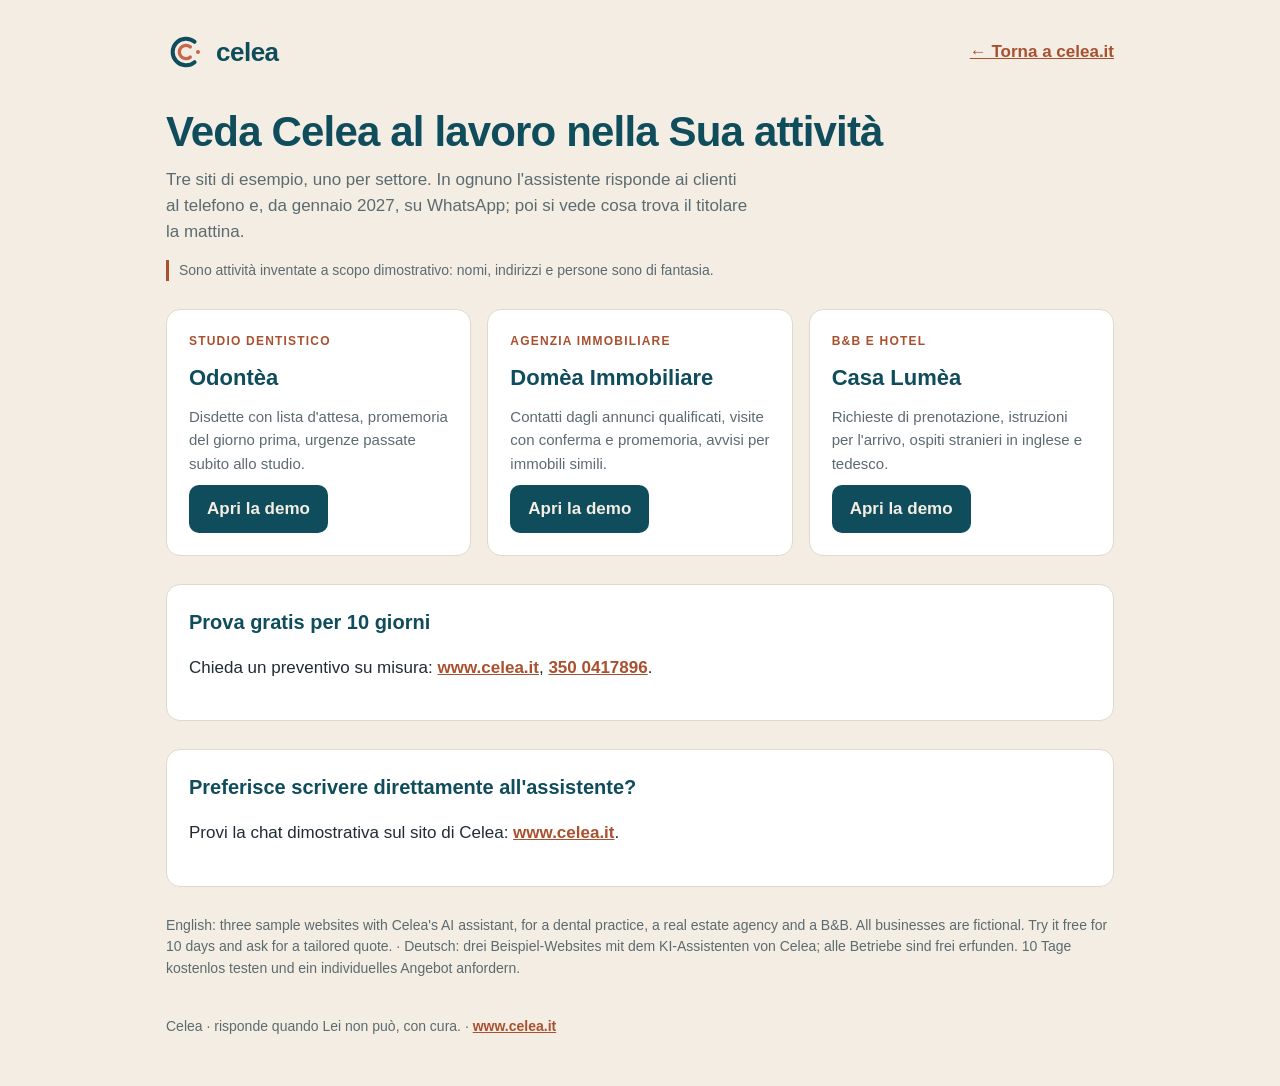
<file: index.html>
<!doctype html>
<html lang="it">
<head>
<meta charset="utf-8">
<meta name="viewport" content="width=device-width,initial-scale=1">
<title>Celea · Demo</title>
<meta name="description" content="Le demo di Celea: tre siti di esempio, per uno studio dentistico, un'agenzia immobiliare e un B&B, con l'assistente AI che risponde al telefono e, da gennaio 2027, su WhatsApp.">
<meta name="robots" content="noindex">
<link rel="icon" href="favicon.svg" type="image/svg+xml">
<style>
:root{--bg:#F4EDE3;--card:#FFFFFF;--ink:#1F2D33;--muted:#5B6B70;--brand:#0F4C5C;--accent:#A9502F;--line:#E3D8C7;color-scheme:light}
@media (prefers-color-scheme:dark){:root{--bg:#0A3440;--card:#0F4C5C;--ink:#F4EDE3;--muted:#B9C6C6;--brand:#F4EDE3;--accent:#E08A6A;--line:#22606F;color-scheme:dark}}
*{box-sizing:border-box}
body{margin:0;background:var(--bg);color:var(--ink);font:17px/1.55 Helvetica,Arial,sans-serif}
.wrap{max-width:980px;margin:0 auto;padding:32px 16px 48px}
header{display:flex;justify-content:space-between;align-items:center;gap:12px;flex-wrap:wrap}
.logo{display:flex;align-items:center;gap:10px;color:var(--brand);font-weight:800;font-size:26px;text-decoration:none;letter-spacing:-.5px}
.logo svg{width:40px;height:40px}
.back{color:var(--accent);font-weight:600}
h1{color:var(--brand);font-size:clamp(28px,6vw,42px);line-height:1.15;margin:36px 0 10px;letter-spacing:-.02em}
.lead{color:var(--muted);max-width:62ch;margin:0 0 8px}
.note{font-size:14px;color:var(--muted);border-left:3px solid var(--accent);padding-left:10px;margin:14px 0 28px}
.cards{display:grid;gap:16px}
@media(min-width:800px){.cards{grid-template-columns:repeat(3,1fr)}}
.card{background:var(--card);border:1px solid var(--line);border-radius:14px;padding:22px;display:flex;flex-direction:column;gap:10px}
.card small{text-transform:uppercase;letter-spacing:.1em;font-weight:700;font-size:12px;color:var(--accent)}
.card h2{margin:0;color:var(--brand);font-size:22px}
.card p{margin:0;color:var(--muted);font-size:15px}
.btn{margin-top:auto;align-self:flex-start;background:var(--brand);color:var(--bg);text-decoration:none;font-weight:700;padding:11px 18px;border-radius:10px}
.chat{margin-top:28px;background:var(--card);border:1px solid var(--line);border-radius:14px;padding:22px}
.chat h2{margin:0 0 6px;color:var(--brand);font-size:20px}
.chat a{color:var(--accent);font-weight:700}
.langs{margin-top:28px;font-size:14px;color:var(--muted)}
footer{margin-top:36px;font-size:14px;color:var(--muted)}
</style>
</head>
<body>
<div class="wrap">
  <header>
    <a class="logo" href="https://www.celea.it/" aria-label="celea">
      <svg viewBox="0 0 120 120" aria-hidden="true"><path d="M85.71 90.64A40 40 0 1 1 85.71 29.36" fill="none" stroke="currentColor" stroke-width="12" stroke-linecap="round"/><path d="M72.86 75.32A20 20 0 1 1 72.86 44.68" fill="none" stroke="#C8664A" stroke-width="10" stroke-linecap="round"/><circle cx="96" cy="60" r="6" fill="#C8664A"/></svg>celea
    </a>
    <a class="back" href="https://www.celea.it/">← Torna a celea.it</a>
  </header>

  <h1>Veda Celea al lavoro nella Sua attività</h1>
  <p class="lead">Tre siti di esempio, uno per settore. In ognuno l'assistente risponde ai clienti al telefono e, da gennaio 2027, su WhatsApp; poi si vede cosa trova il titolare la mattina.</p>
  <p class="note">Sono attività inventate a scopo dimostrativo: nomi, indirizzi e persone sono di fantasia.</p>

  <div class="cards">
    <article class="card">
      <small>Studio dentistico</small>
      <h2>Odontèa</h2>
      <p>Disdette con lista d'attesa, promemoria del giorno prima, urgenze passate subito allo studio.</p>
      <a class="btn" href="odontea/">Apri la demo</a>
    </article>
    <article class="card">
      <small>Agenzia immobiliare</small>
      <h2>Domèa Immobiliare</h2>
      <p>Contatti dagli annunci qualificati, visite con conferma e promemoria, avvisi per immobili simili.</p>
      <a class="btn" href="domea/">Apri la demo</a>
    </article>
    <article class="card">
      <small>B&amp;B e hotel</small>
      <h2>Casa Lumèa</h2>
      <p>Richieste di prenotazione, istruzioni per l'arrivo, ospiti stranieri in inglese e tedesco.</p>
      <a class="btn" href="casa-lumea/">Apri la demo</a>
    </article>
  </div>

  <section class="chat">
    <h2>Prova gratis per 10 giorni</h2>
    <p>Chieda un preventivo su misura: <a href="https://www.celea.it/">www.celea.it</a>, <a href="tel:+393500417896">350 0417896</a>.</p>
  </section>

  <section class="chat">
    <h2>Preferisce scrivere direttamente all'assistente?</h2>
    <p>Provi la chat dimostrativa sul sito di Celea: <a href="https://www.celea.it/#demo">www.celea.it</a>.</p>
  </section>

  <p class="langs">English: three sample websites with Celea's AI assistant, for a dental practice, a real estate agency and a B&amp;B. All businesses are fictional. Try it free for 10 days and ask for a tailored quote. · Deutsch: drei Beispiel-Websites mit dem KI-Assistenten von Celea; alle Betriebe sind frei erfunden. 10 Tage kostenlos testen und ein individuelles Angebot anfordern.</p>

  <footer>Celea · risponde quando Lei non può, con cura. · <a class="back" href="https://www.celea.it/">www.celea.it</a></footer>
</div>
</body>
</html>
</file>
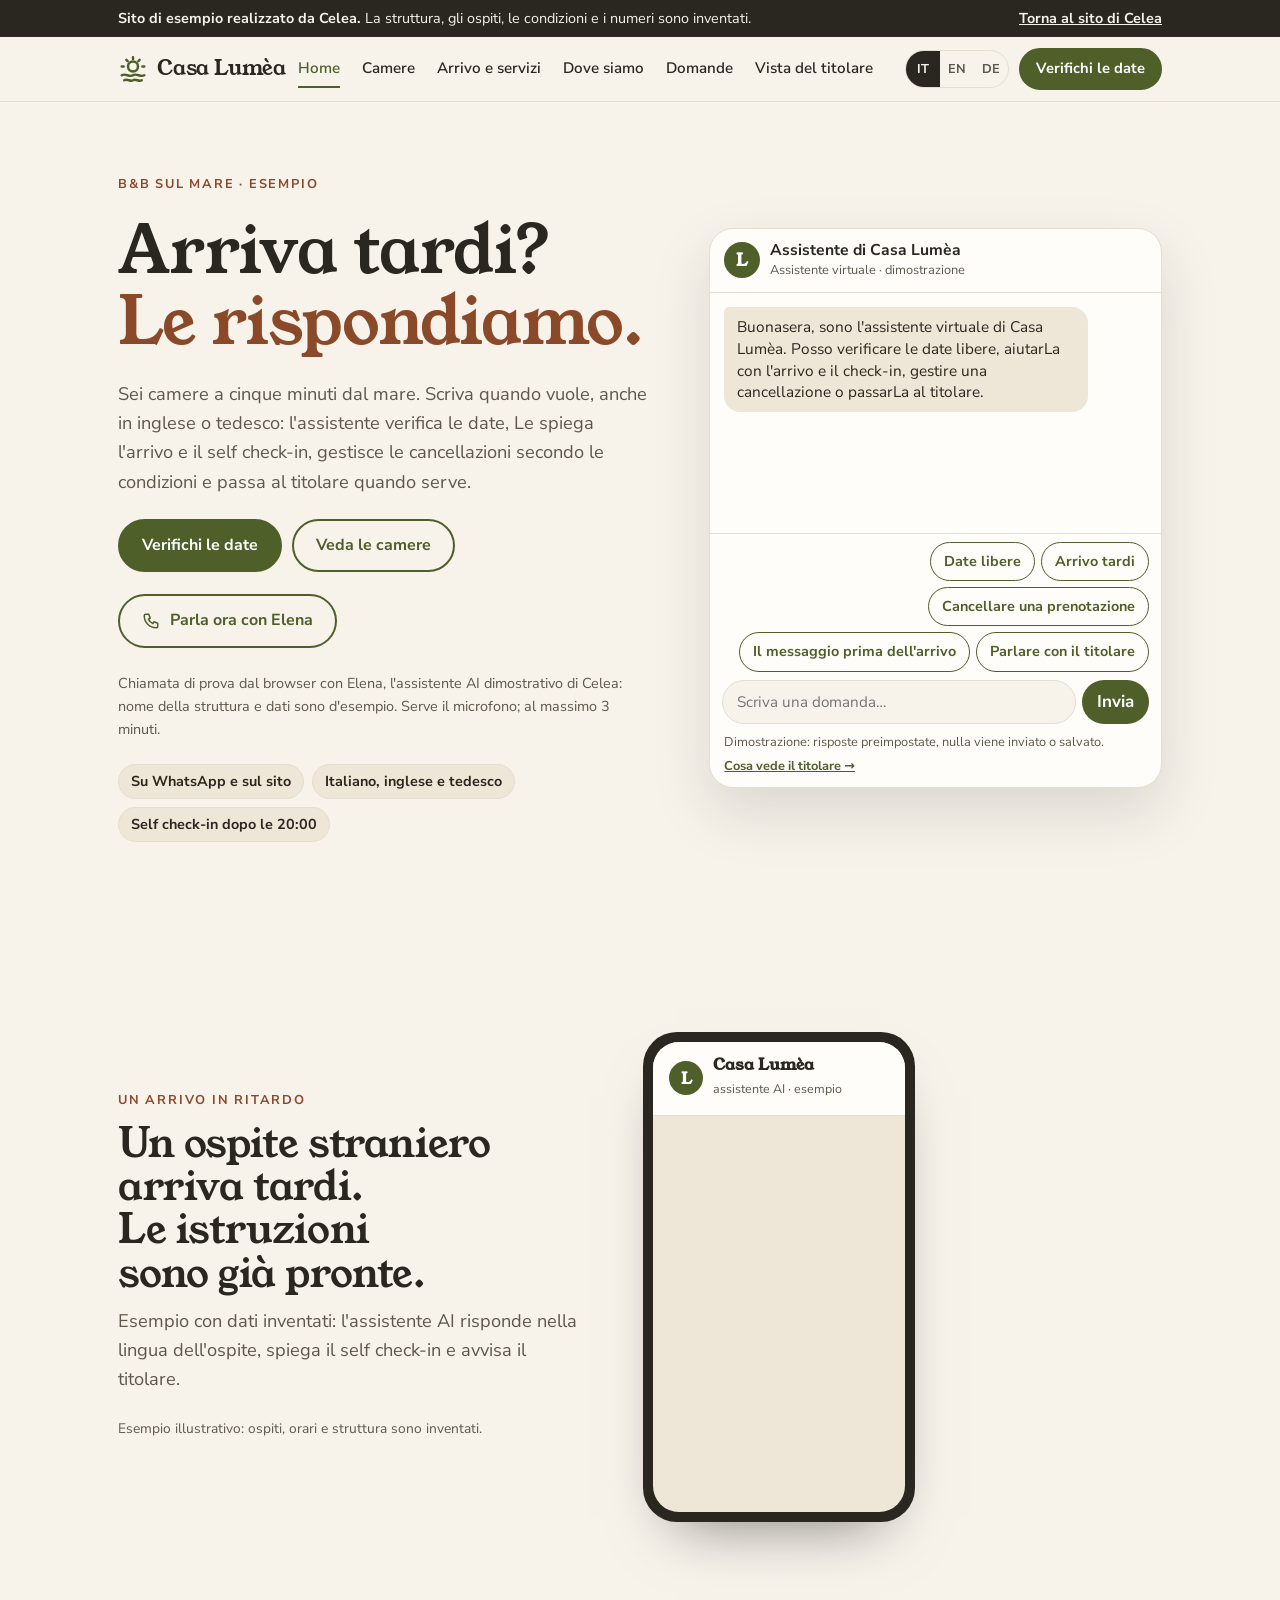
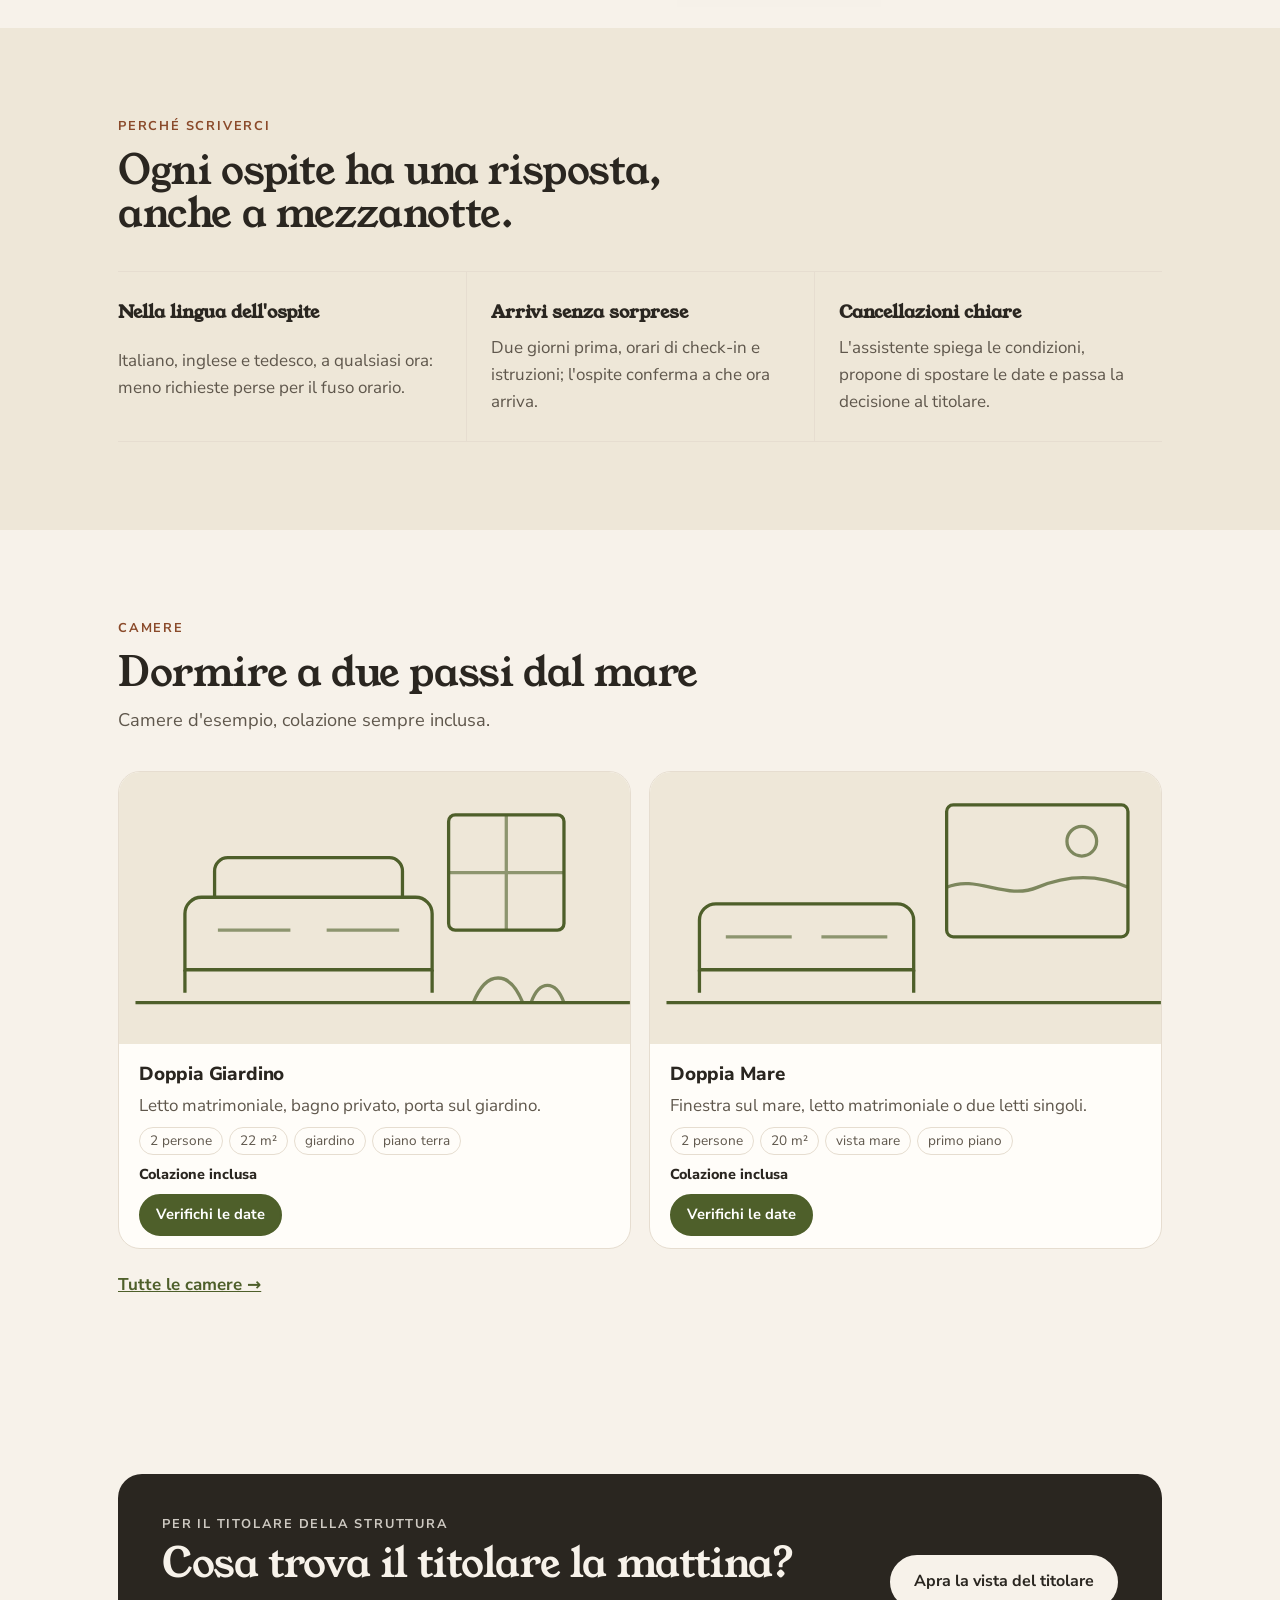
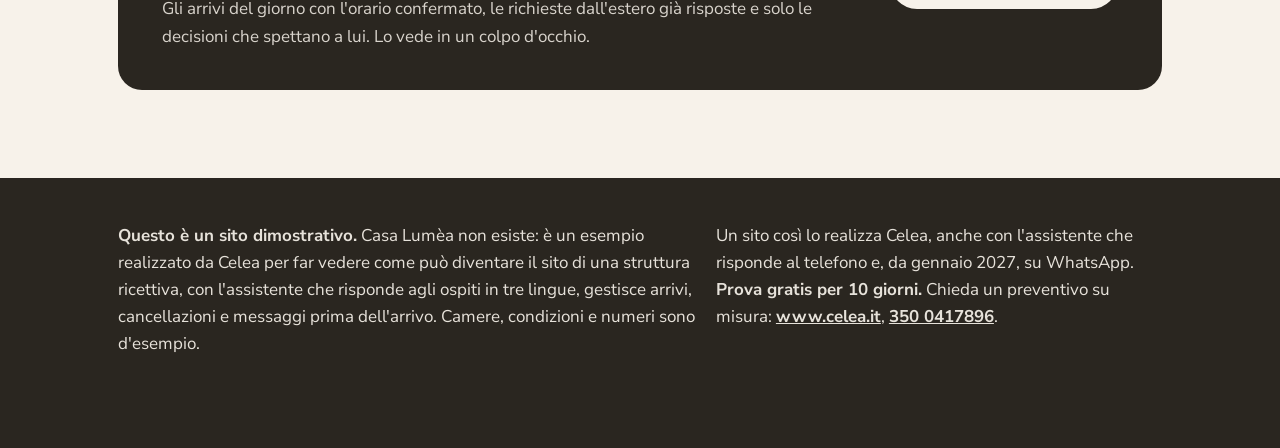
<file: casa-lumea/index.html>
<!doctype html>
<html lang="it">
<head>
<meta charset="utf-8">
<meta name="viewport" content="width=device-width,initial-scale=1,viewport-fit=cover">
<meta name="robots" content="noindex">
<link rel="icon" href="../favicon.svg" type="image/svg+xml">
</head>
<body>
<title>Casa Lumèa · B&B sul mare (sito di esempio)</title>
<meta name="description" content="Sito di esempio realizzato da Celea per un B&B inventato: camere, arrivo e self check-in, assistente virtuale che risponde agli ospiti in tre lingue, gestisce cancellazioni e messaggi prima dell'arrivo, e la vista del titolare.">
<meta name="robots" content="noindex">
<link rel="preload" href="../fonts/young-serif-latin-400-normal.woff2" as="font" type="font/woff2" crossorigin>
<link rel="preload" href="../fonts/nunito-sans-latin-wght-normal.woff2" as="font" type="font/woff2" crossorigin>
<script>setTimeout(function(){document.documentElement.classList.add("r-ok")},2000)</script>
<style>
/* finché lo script non ha disegnato la pagina, fascia d'esempio e piè di pagina restano invisibili (evita il salto al caricamento) */
html:not(.r-ok) .sample,html:not(.r-ok) footer.site{visibility:hidden}
/* RESTYLING-2026-11: caratteri inclusi nel sito (licenza OFL), prima non venivano caricati */
@font-face{font-family:"Young Serif";src:url("../fonts/young-serif-latin-400-normal.woff2") format("woff2");font-weight:400;font-style:normal;font-display:optional;unicode-range:U+0000-00FF,U+0131,U+0152-0153,U+02BB-02BC,U+02C6,U+02DA,U+02DC,U+0304,U+0308,U+0329,U+2000-206F,U+20AC,U+2122,U+2191,U+2193,U+2212,U+2215,U+FEFF,U+FFFD}
@font-face{font-family:"Young Serif";src:url("../fonts/young-serif-latin-ext-400-normal.woff2") format("woff2");font-weight:400;font-style:normal;font-display:optional;unicode-range:U+0100-02BA,U+02BD-02C5,U+02C7-02CC,U+02CE-02D7,U+02DD-02FF,U+0304,U+0308,U+0329,U+1D00-1DBF,U+1E00-1E9F,U+1EF2-1EFF,U+2020,U+20A0-20AB,U+20AD-20C0,U+2113,U+2C60-2C7F,U+A720-A7FF}
@font-face{font-family:"Nunito Sans";src:url("../fonts/nunito-sans-latin-wght-normal.woff2") format("woff2");font-weight:200 1000;font-style:normal;font-display:optional;unicode-range:U+0000-00FF,U+0131,U+0152-0153,U+02BB-02BC,U+02C6,U+02DA,U+02DC,U+0304,U+0308,U+0329,U+2000-206F,U+20AC,U+2122,U+2191,U+2193,U+2212,U+2215,U+FEFF,U+FFFD}
@font-face{font-family:"Nunito Sans";src:url("../fonts/nunito-sans-latin-ext-wght-normal.woff2") format("woff2");font-weight:200 1000;font-style:normal;font-display:optional;unicode-range:U+0100-02BA,U+02BD-02C5,U+02C7-02CC,U+02CE-02D7,U+02DD-02FF,U+0304,U+0308,U+0329,U+1D00-1DBF,U+1E00-1E9F,U+1EF2-1EFF,U+2020,U+20A0-20AB,U+20AD-20C0,U+2113,U+2C60-2C7F,U+A720-A7FF}

:root{--bg:#F7F2EA;--surface:#FFFDF9;--ink:#2A2620;--muted:#5F574C;--line:#E6DDD0;--acc:#4E5F2A;--acc-ink:#FFFFFF;--acc-text:#4E5F2A;--label:#8A4A2A;--soft:#EEE7D8;--warn:#A1470F;--band:#2A2620;--band-ink:#F7F2EA;--shadow:rgba(42,38,32,.13);--ok-bg:#E1E8CF;--ok-ink:#33401A;--wa-bg:#0B141A;--wa-bub:#FFFFFF;--f-display:'Young Serif',Georgia,serif;--f-body:'Nunito Sans',ui-sans-serif,system-ui,sans-serif;--w-display:400;--w-h3:800;--track:-.01em;--r:20px;}
@media (prefers-color-scheme: dark){:root:not([data-theme="light"]){--bg:#171511;--surface:#211E18;--ink:#F1ECE3;--muted:#B5AB9C;--line:#352F26;--acc:#C3D08F;--acc-ink:#1C2108;--acc-text:#CAD69A;--label:#E3A17E;--soft:#2A261E;--warn:#A1470F;--band:#0F0D0A;--band-ink:#F1ECE3;--shadow:rgba(0,0,0,.45);--ok-bg:#37431E;--ok-ink:#E5EDC9;--wa-bg:#0B141A;--wa-bub:#FFFFFF;color-scheme:dark}}
:root[data-theme="dark"]{--bg:#171511;--surface:#211E18;--ink:#F1ECE3;--muted:#B5AB9C;--line:#352F26;--acc:#C3D08F;--acc-ink:#1C2108;--acc-text:#CAD69A;--label:#E3A17E;--soft:#2A261E;--warn:#A1470F;--band:#0F0D0A;--band-ink:#F1ECE3;--shadow:rgba(0,0,0,.45);--ok-bg:#37431E;--ok-ink:#E5EDC9;--wa-bg:#0B141A;--wa-bub:#FFFFFF;color-scheme:dark}
*{box-sizing:border-box}
html{scroll-behavior:smooth;-webkit-text-size-adjust:100%}
@media (prefers-reduced-motion:reduce){html{scroll-behavior:auto}*{animation:none!important;transition:none!important}}
body{background:var(--bg);color:var(--ink);font-family:var(--f-body);font-size:17px;line-height:1.6;margin:0;overflow-x:hidden}
h1,h2,h3{font-family:var(--f-display);line-height:1.08;letter-spacing:var(--track,-.02em);margin:0;text-wrap:balance;font-weight:var(--w-display,800)}
h1{font-size:clamp(2.2rem,6.4vw,4.1rem)}
h2{font-size:clamp(1.65rem,4vw,2.5rem)}
h3{font-size:1.18rem;font-weight:var(--w-h3,700);letter-spacing:-.01em}
p{margin:0}
a{color:var(--acc-text)}
button{font:inherit}
:focus-visible{outline:3px solid var(--acc-text);outline-offset:3px;border-radius:6px}
.wrap{max-width:1140px;margin-inline:auto;padding-inline:16px}
@media (min-width:900px){.wrap{padding-inline:48px}}
.skip{position:absolute;left:-9999px;top:8px;z-index:100;background:var(--surface);color:var(--ink);padding:10px 14px;border-radius:10px}
.skip:focus{left:8px}
section{padding-block:64px}
@media (min-width:900px){section{padding-block:88px}}
.label{font-family:var(--f-body);font-size:.8rem;font-weight:700;letter-spacing:.14em;text-transform:uppercase;color:var(--label)}
.lead{font-size:1.14rem;color:var(--muted);max-width:60ch}
.head{display:grid;gap:12px;margin-bottom:36px;max-width:720px}
.muted{color:var(--muted)}
.small{font-size:.9rem}
.btn{display:inline-flex;align-items:center;justify-content:center;gap:8px;min-height:48px;padding:12px 22px;border-radius:999px;font-family:var(--f-body);font-weight:700;font-size:1rem;text-decoration:none;border:2px solid var(--acc);cursor:pointer;background:var(--acc);color:var(--acc-ink);text-align:center}
.btn.line{background:transparent;color:var(--acc-text);border-color:currentColor}
.btn.sm{min-height:40px;padding:7px 15px;font-size:.92rem}
.cta{display:flex;flex-wrap:wrap;gap:10px}
.alt{background:var(--soft)}

/* banda d'esempio */
.sample{background:var(--band);color:var(--band-ink);font-size:.9rem;line-height:1.45}
.sample .wrap{display:flex;flex-wrap:wrap;gap:4px 14px;align-items:center;justify-content:space-between;padding-block:8px}
.sample a{color:var(--band-ink);font-weight:700}

/* intestazione */
header.top{position:sticky;top:0;z-index:20;background:color-mix(in srgb,var(--bg) 92%,transparent);backdrop-filter:blur(10px);-webkit-backdrop-filter:blur(10px);border-bottom:1px solid var(--line)}
header.top .wrap{display:flex;align-items:center;gap:10px;min-height:64px}
.brand{display:flex;align-items:center;gap:9px;font-family:var(--f-display);font-weight:var(--w-display,800);font-size:1.3rem;color:var(--ink);text-decoration:none;margin-right:auto;white-space:nowrap;letter-spacing:-.01em}
.brand svg{width:30px;height:30px;color:var(--acc-text);flex:none}
nav.menu{display:none;gap:22px}
nav.menu a{color:var(--ink);text-decoration:none;font-weight:600;font-size:.95rem;padding:6px 0;border-bottom:2px solid transparent;white-space:nowrap}
nav.menu a[aria-current="page"]{border-color:var(--acc-text);color:var(--acc-text)}
nav.menu a .badge,.drawer-nav .badge{display:inline-block;min-width:1.4em;padding:0 5px;margin-left:5px;border-radius:999px;background:var(--warn);color:#fff;font-size:.75rem;text-align:center;line-height:1.4em}
.langs{display:flex;border:1px solid var(--line);border-radius:999px;overflow:hidden;flex:none}
.langs button{appearance:none;border:0;background:transparent;color:var(--muted);font-weight:700;font-size:.8rem;padding:7px 8px;cursor:pointer;min-width:34px;min-height:36px}
.langs button[aria-pressed="true"]{background:var(--ink);color:var(--bg)}
.menu-btn{appearance:none;border:1px solid var(--line);background:var(--surface);color:var(--ink);border-radius:999px;width:40px;height:40px;padding:0;display:grid;place-items:center;cursor:pointer;flex:none}
@media (max-width:400px){.brand{font-size:1.1rem;gap:6px}.brand svg{width:24px;height:24px}.langs button{min-width:30px;padding:6px 4px}header.top .wrap{gap:6px}}
.hcta{display:none}
@media (min-width:1020px){nav.menu{display:flex}.menu-btn{display:none}}
@media (min-width:640px){.hcta{display:inline-flex}}
.drawer-nav{display:none;border-top:1px solid var(--line);background:var(--bg)}
.drawer-nav.open{display:block}
.drawer-nav a{display:block;padding:14px 16px;border-bottom:1px solid var(--line);color:var(--ink);text-decoration:none;font-weight:700}
.drawer-nav a[aria-current="page"]{color:var(--acc-text)}

/* hero */
.hero{padding-block:44px 64px}
.hero .wrap{display:grid;gap:36px;grid-template-columns:minmax(0,1fr)}
@media (min-width:960px){.hero .wrap{grid-template-columns:1.08fr .92fr;align-items:center;gap:60px}.hero{padding-block:72px 96px}}
.hero-text{display:grid;gap:22px;min-width:0}
.hero h1 em{font-style:normal;color:var(--acc-text)}
.facts{display:flex;flex-wrap:wrap;gap:8px;list-style:none;padding:0;margin:0}
.facts li{background:var(--soft);border:1px solid var(--line);border-radius:999px;padding:5px 12px;font-size:.9rem;font-weight:700}

/* chat */
.chat{background:var(--surface);border:1px solid var(--line);border-radius:24px;display:flex;flex-direction:column;height:560px;max-height:82vh;min-width:0;overflow:hidden;box-shadow:0 24px 60px var(--shadow)}
.chat-h{display:flex;gap:10px;align-items:center;padding:12px 14px;border-bottom:1px solid var(--line)}
.avatar{width:36px;height:36px;border-radius:50%;background:var(--acc);color:var(--acc-ink);display:grid;place-items:center;font-weight:800;font-family:var(--f-display);flex:none}
.chat-h .who{min-width:0;flex:1}
.chat-h b{display:block;line-height:1.2;font-size:.98rem}
.chat-h small{color:var(--muted);font-size:.8rem;display:block}
.chat-h .x{appearance:none;border:0;background:transparent;color:var(--ink);font-size:1.5rem;line-height:1;cursor:pointer;padding:4px 8px;border-radius:8px}
.log{flex:1;overflow-y:auto;padding:14px;display:flex;flex-direction:column;gap:8px;overscroll-behavior:contain}
.m{max-width:86%;padding:9px 13px;border-radius:16px;font-size:.96rem;line-height:1.42;overflow-wrap:anywhere;white-space:pre-line}
.m.a{align-self:flex-start;background:var(--soft);border-top-left-radius:5px}
.m.u{align-self:flex-end;background:var(--acc);color:var(--acc-ink);border-top-right-radius:5px}
.m.s{align-self:center;background:transparent;border:1px dashed var(--line);color:var(--muted);font-size:.83rem;text-align:center;max-width:94%}
.m.r{align-self:flex-start;background:var(--surface);border:1px solid var(--line);border-left:4px solid var(--acc-text);border-radius:12px;max-width:92%}
.m.r .tag{display:block;font-size:.75rem;font-weight:700;letter-spacing:.08em;text-transform:uppercase;color:var(--label);margin-bottom:3px}
.typing{align-self:flex-start;color:var(--muted);font-size:.85rem;padding:2px 6px}
.opts{display:flex;flex-wrap:wrap;gap:6px;padding:8px 12px;justify-content:flex-end;border-top:1px solid var(--line)}
.opts button{appearance:none;border:1.5px solid var(--acc-text);background:var(--surface);color:var(--acc-text);border-radius:999px;padding:7px 13px;font-size:.9rem;font-weight:700;cursor:pointer;min-height:38px}
.opts button:hover{background:var(--soft)}
.chat form{display:flex;gap:6px;padding:0 12px 8px}
.chat input{flex:1;min-width:0;border:1px solid var(--line);background:var(--bg);color:var(--ink);border-radius:999px;padding:9px 14px;font:inherit;font-size:.95rem}
.chat form button{appearance:none;border:0;background:var(--acc);color:var(--acc-ink);border-radius:999px;padding:0 15px;font-weight:700;cursor:pointer;min-height:40px}
.chat-note{font-size:.8rem;color:var(--muted);padding:0 14px 10px;display:flex;flex-wrap:wrap;justify-content:space-between;gap:4px 12px}
.chat-note a{font-weight:700}
.fab{position:fixed;right:16px;bottom:16px;z-index:30;display:none;align-items:center;gap:8px;border:0;background:var(--acc);color:var(--acc-ink);border-radius:999px;padding:13px 18px;font-weight:700;box-shadow:0 10px 30px var(--shadow);cursor:pointer}
.fab.show{display:inline-flex}
.dock{position:fixed;inset:auto 16px 16px auto;z-index:40;width:min(400px,calc(100vw - 32px))}
.dock .chat{height:min(600px,calc(100dvh - 32px));max-height:none}
@media (max-width:600px){.dock{inset:0;width:auto}.dock .chat{height:100dvh;border-radius:0;border:0}}

/* blocchi comuni */
.grid2{display:grid;gap:28px}
@media (min-width:860px){.grid2{grid-template-columns:1fr 1fr;gap:56px}}
.grid3{display:grid;gap:16px}
@media (min-width:760px){.grid3{grid-template-columns:repeat(3,1fr)}}
.card{background:var(--surface);border:1px solid var(--line);border-radius:var(--r,18px);padding:22px;display:grid;gap:8px;align-content:start;min-width:0}
.card p{color:var(--muted)}
.list{display:grid;border-top:1px solid var(--line)}
@media (min-width:760px){.list{grid-template-columns:1fr 1fr;column-gap:48px}}
.list>div{display:grid;gap:4px;padding:18px 0;border-bottom:1px solid var(--line)}
.list p{color:var(--muted)}
.steps{list-style:none;margin:0;padding:0;display:grid;gap:14px;counter-reset:s}
@media (min-width:860px){.steps{grid-template-columns:repeat(3,1fr)}}
.steps li{background:var(--surface);border:1px solid var(--line);border-radius:var(--r,18px);padding:22px;display:grid;gap:6px;align-content:start}
.steps li::before{counter-increment:s;content:counter(s);font-family:var(--f-display);font-weight:var(--w-display,800);font-size:1.7rem;color:var(--acc-text);line-height:1}
.steps p{color:var(--muted)}
table{border-collapse:collapse;width:100%;font-variant-numeric:tabular-nums}
td,th{text-align:left;padding:11px 0;border-bottom:1px solid var(--line);vertical-align:top}
th{font-weight:700;padding-right:12px}
td:last-child{text-align:right}
.kv{display:grid;gap:4px}
.kv .v{font-weight:700}
.note{border-left:4px solid var(--warn);padding:12px 16px;background:var(--surface);border-radius:0 12px 12px 0}
.faq{display:grid;border-top:1px solid var(--line);max-width:820px}
.faq details{border-bottom:1px solid var(--line)}
.faq summary{cursor:pointer;padding:18px 0;font-weight:700;font-size:1.05rem;list-style-position:outside}
.faq .ans{padding-bottom:18px;color:var(--muted);max-width:68ch}
.band-cta{display:grid;gap:18px;align-items:center;background:var(--ink);color:var(--bg);border-radius:24px;padding:32px 24px}
.band-cta p{opacity:.85}
.band-cta .btn{background:var(--bg);color:var(--ink);border-color:var(--bg)}
@media (min-width:860px){.band-cta{grid-template-columns:1fr auto;padding:40px 44px}}
.strip{display:grid;gap:0;border-block:1px solid var(--line)}
@media (min-width:760px){.strip{grid-template-columns:repeat(3,1fr)}}
.strip>div{padding:22px 0;display:grid;gap:6px}
@media (min-width:760px){.strip>div{padding:26px 24px}.strip>div+div{border-left:1px solid var(--line)}.strip>div:first-child{padding-left:0}}
.strip b{font-family:var(--f-display);font-size:1.15rem;font-weight:var(--w-h3,700)}
.strip p{color:var(--muted)}

/* vista del titolare */
.owner-top{display:grid;gap:10px;margin-bottom:28px}
.ex{display:inline-block;background:var(--soft);border:1px dashed var(--line);border-radius:999px;padding:4px 12px;font-size:.85rem;color:var(--muted);font-weight:700;justify-self:start}
.kpis{display:grid;grid-template-columns:repeat(2,minmax(0,1fr));gap:12px;margin-bottom:28px}
@media (min-width:860px){.kpis{grid-template-columns:repeat(4,1fr)}}
.kpi{background:var(--surface);border:1px solid var(--line);border-radius:16px;padding:16px;display:grid;gap:2px}
.kpi b{font-family:var(--f-display);font-size:2rem;line-height:1.1;font-variant-numeric:tabular-nums}
.kpi span{color:var(--muted);font-size:.9rem;line-height:1.35}
.panel{background:var(--surface);border:1px solid var(--line);border-radius:20px;padding:20px;display:grid;gap:12px;align-content:start;min-width:0}
.panel h3{font-size:1.1rem}
.rows{display:grid}
.row{display:grid;grid-template-columns:auto 1fr;gap:4px 12px;padding:11px 0;border-bottom:1px solid var(--line);align-items:start}
.row:last-child{border-bottom:0}
.row time{font-variant-numeric:tabular-nums;font-weight:700;color:var(--muted);min-width:3.2em}
.row .t{min-width:0}
.row .t small{display:block;color:var(--muted);font-size:.86rem}
.pill{display:inline-block;border-radius:999px;padding:1px 9px;font-size:.78rem;font-weight:700;margin:2px 4px 0 0;border:1px solid var(--line)}
.pill.ok{background:var(--ok-bg);color:var(--ok-ink);border-color:transparent}
.pill.wait{background:var(--soft);color:var(--ink)}
.pill.alert{background:var(--warn);color:#fff;border-color:transparent}
.owner-grid{display:grid;gap:16px}
@media (min-width:960px){.owner-grid{grid-template-columns:1.2fr .8fr}}
.phone{background:var(--ink);border-radius:30px;padding:12px;max-width:330px;width:100%;justify-self:center}
.phone .scr{background:var(--wa-bg);border-radius:22px;padding:14px;display:grid;gap:8px;min-height:300px;align-content:start}
.phone .bub{background:var(--wa-bub);color:#1b1b1b;border-radius:12px;border-top-left-radius:4px;padding:9px 11px;font-size:.9rem;line-height:1.4;max-width:92%;box-shadow:0 1px 1px rgba(0,0,0,.08);white-space:pre-line}
.phone .me{justify-self:end;background:#D9FDD3;border-top-left-radius:12px;border-top-right-radius:4px}
.phone .who{color:#e9edef;font-size:.85rem;font-weight:700;padding:2px 4px 6px}
.live:empty::before{content:attr(data-empty);color:var(--muted);font-size:.92rem}

footer.site{background:var(--band);color:var(--band-ink);padding-block:44px 90px}
footer.site .wrap{display:grid;gap:14px}
footer.site p{max-width:74ch;opacity:.92}
footer.site a{color:var(--band-ink);font-weight:700}
footer.site .cols{display:grid;gap:18px}
@media (min-width:860px){footer.site .cols{grid-template-columns:1.3fr 1fr}}
[tabindex="-1"]:focus{outline:none}
.phone{align-self:start}
.hcta{white-space:nowrap}
@media (min-width:1020px) and (max-width:1239px){.hcta{display:none}}

h3{font-family:var(--f-body)}.hero h1 em{font-style:normal;color:var(--label)}.steps li::before,.kpi b{font-weight:400}.rooms{display:grid;gap:18px}@media (min-width:760px){.rooms{grid-template-columns:1fr 1fr}}.room{background:var(--surface);border:1px solid var(--line);border-radius:22px;overflow:hidden;display:grid;min-width:0}.room .art{background:var(--soft);aspect-ratio:16/8;color:var(--acc-text)}.room .art svg{width:100%;height:100%}.room .body{padding:20px;display:grid;gap:8px}.room ul{list-style:none;padding:0;margin:0;display:flex;flex-wrap:wrap;gap:6px}.room li{border:1px solid var(--line);border-radius:999px;padding:2px 10px;font-size:.85rem;color:var(--muted)}.room .from{font-weight:800}

/* Siti di esempio di Celea · aggiunte del restyling 2026-11 (scena animata e «Parla ora»).
   Usa i colori e i caratteri di ogni demo (variabili --acc, --surface, --soft, --ink, --muted, --line, --f-display, --f-body):
   ogni demo resta con la sua identità. */
.scena-demo .scena-grid{display:grid;gap:28px;align-items:center}
@media (min-width:900px){.scena-demo .scena-grid{grid-template-columns:.95fr 1.05fr;gap:56px}}
.sc-stage{position:relative;display:grid;justify-items:center;padding:6px 0 18px}
.sc-phone{width:min(330px,100%);border-radius:34px;background:var(--ink);padding:10px;box-shadow:0 30px 60px -34px rgba(0,0,0,.55)}
.sc-screen{border-radius:26px;overflow:hidden;background:var(--soft);display:flex;flex-direction:column;min-height:400px}
.sc-bar{display:flex;align-items:center;gap:10px;padding:14px 16px;background:var(--surface);border-bottom:1px solid var(--line)}
.sc-av{width:34px;height:34px;border-radius:50%;display:grid;place-items:center;background:var(--acc);color:var(--acc-ink);font:700 1rem var(--f-display);flex:none}
.sc-bar b{font-family:var(--f-display);font-size:1.02rem;color:var(--ink);display:block;line-height:1.1}
.sc-bar small{font-size:.78rem;color:var(--muted)}
.sc-msgs{list-style:none;margin:0;padding:14px 12px;display:flex;flex-direction:column;gap:8px;flex:1;justify-content:flex-end}
.sc-msgs li{max-width:86%;padding:9px 12px;border-radius:16px;font-size:.9rem;line-height:1.38;color:var(--ink)}
.sc-msgs .me{align-self:flex-end;background:var(--surface);border-bottom-right-radius:5px;box-shadow:0 1px 0 rgba(0,0,0,.05)}
.sc-msgs .ai{align-self:flex-start;background:var(--acc);color:var(--acc-ink);border-bottom-left-radius:5px}
.sc-msgs .ai b{display:block;font-size:.68rem;letter-spacing:.08em;text-transform:uppercase;opacity:.85;margin-bottom:2px}
.sc-card{position:relative;z-index:2;width:min(300px,92%);margin-top:-46px;background:var(--surface);border:1px solid var(--line);border-radius:16px;padding:12px 14px;box-shadow:0 18px 40px -26px rgba(0,0,0,.5)}
.sc-k{font:700 .78rem var(--f-body);letter-spacing:.08em;text-transform:uppercase;color:var(--label,var(--acc-text));margin:0 0 6px}
.sc-row{display:grid;grid-template-columns:48px 1fr;gap:10px;align-items:center;min-height:38px;border-top:1px dashed var(--line)}
.sc-row time{font:700 .82rem var(--f-body);color:var(--muted);font-variant-numeric:tabular-nums}
.sc-row i{display:block;height:8px;border-radius:4px;background:var(--soft);width:60%}
.sc-ev{display:block;margin:5px 0;padding:6px 10px;border-radius:10px;background:var(--soft);border-left:4px solid var(--acc);font-weight:700;font-size:.9rem;color:var(--ink)}
.sc-ev small{display:block;font-weight:600;font-size:.76rem;color:var(--muted)}
.sc-chip{position:relative;z-index:3;margin-top:10px;display:inline-flex;align-items:center;gap:8px;padding:7px 12px;border-radius:999px;background:var(--surface);border:1px solid var(--line);font-size:.84rem;font-weight:700;color:var(--ink);box-shadow:0 10px 24px -18px rgba(0,0,0,.5)}
.sc-chip::before{content:"";width:8px;height:8px;border-radius:50%;background:var(--acc)}
.sc-nota{font-size:.86rem;color:var(--muted);margin-top:12px}
@media (min-width:900px){.sc-stage{grid-template-columns:auto auto;justify-content:center;align-items:end}.sc-card{margin:0 0 54px -40px}.sc-chip{position:absolute;right:0;top:10px;margin:0}}
/* passi: senza JavaScript o con «riduci movimento» resta il fotogramma finale */
.sc-stage.playing [data-at]{transition:opacity .45s ease,transform .55s cubic-bezier(.2,.7,.2,1)}
.sc-stage.playing [data-at]:not(.on){opacity:0;transform:translateY(10px)}
/* «Parla ora» con l'assistente della demo */
.btn.parla{gap:10px}
.btn.parla svg{width:18px;height:18px}
.parla-msg{font-size:.86rem;color:var(--muted);margin-top:8px;min-height:1.2em}
@media (prefers-reduced-motion:reduce){.sc-stage [data-at]{opacity:1!important;transform:none!important}}
</style>
<a class="skip" id="skip" href="#home">Vai al contenuto</a>
<div class="sample" role="note"><div class="wrap"><span id="band"></span><a id="back" href="https://www.celea.it/">Torna al sito di Celea</a></div></div>
<svg width="0" height="0" style="position:absolute" aria-hidden="true"><symbol id="logo" viewBox="0 0 24 24"><circle cx="12" cy="10" r="4" fill="none" stroke="currentColor" stroke-width="2"/><path d="M12 2.5v1.5M4.5 10H3M21 10h-1.5M6.7 4.7l1 1M17.3 4.7l-1 1M3 17c3-2 6 2 9 0s6 2 9 0M5 21c2.4-1.5 4.8 1.5 7 0s4.6 1.5 7 0" fill="none" stroke="currentColor" stroke-width="2" stroke-linecap="round"/></symbol></svg>
<header class="top">
  <div class="wrap">
    <a class="brand" href="#home" data-go="home"><svg aria-hidden="true"><use href="#logo"/></svg>Casa Lumèa</a>
    <nav class="menu" id="nav" aria-label="Menu"></nav>
    <div class="langs" id="langs" role="group"><button type="button" data-l="it" lang="it" aria-label="Italiano">IT</button><button type="button" data-l="en" lang="en" aria-label="English">EN</button><button type="button" data-l="de" lang="de" aria-label="Deutsch">DE</button></div>
    <button class="menu-btn" id="menu-btn" type="button" aria-expanded="false" aria-controls="drawer-nav" aria-label="Menu"><svg width="20" height="20" viewBox="0 0 24 24" aria-hidden="true"><path d="M4 7h16M4 12h16M4 17h16" stroke="currentColor" stroke-width="2" stroke-linecap="round"/></svg></button>
    <a class="btn sm hcta" id="hcta" href="#home" data-chat="start">Chat</a>
  </div>
  <nav class="drawer-nav" id="drawer-nav" aria-label="Menu"></nav>
</header>
<main id="main" tabindex="-1"></main>
<div id="chat-park" hidden></div>
<div class="dock" id="dock" hidden>
  <div class="chat" id="chat">
    <div class="chat-h"><span class="avatar" aria-hidden="true">L</span><div class="who"><b id="chat-name"></b><small id="chat-sub"></small></div><button class="x" id="chat-x" type="button" hidden>×</button></div>
    <div class="log" id="log" role="log" aria-live="polite"></div>
    <div class="opts" id="opts"></div>
    <form id="chat-form" autocomplete="off"><input id="chat-input" type="text" maxlength="200"><button id="chat-send" type="submit">Invia</button></form>
    <p class="chat-note"><span id="chat-note"></span><a id="chat-owner" href="#titolare" data-go="titolare"></a></p>
  </div>
</div>
<button class="fab" id="fab" type="button"><svg width="18" height="18" viewBox="0 0 24 24" aria-hidden="true"><path d="M4 5h16v11H9l-5 4z" fill="none" stroke="currentColor" stroke-width="2" stroke-linejoin="round"/></svg><span id="fab-t">Chat</span></button>
<footer class="site" id="foot"></footer>
<script>
window.SITE={i18n:{}};
(function(){
var CELEA="https://www.celea.it/";
var ART={
g:'<svg viewBox="0 0 320 160" aria-hidden="true" fill="none" stroke="currentColor" stroke-width="2"><rect x="200" y="26" width="70" height="70" rx="4"/><path d="M235 26v70M200 61h70" opacity=".6"/><path d="M40 120h150v-34a10 10 0 0 0-10-10H50a10 10 0 0 0-10 10z"/><path d="M40 120v14M190 120v14M58 76V60a8 8 0 0 1 8-8h98a8 8 0 0 1 8 8v16"/><path d="M60 96h44M126 96h44" opacity=".6"/><path d="M215 140c8-20 22-20 30 0M250 140c5-14 15-14 20 0" opacity=".7"/><path d="M10 140h300"/></svg>',
m:'<svg viewBox="0 0 320 160" aria-hidden="true" fill="none" stroke="currentColor" stroke-width="2"><rect x="180" y="20" width="110" height="80" rx="4"/><path d="M180 70c18-8 36 8 55 0s37-8 55 0" opacity=".7"/><circle cx="262" cy="42" r="9" opacity=".7"/><path d="M30 120h130v-30a10 10 0 0 0-10-10H40a10 10 0 0 0-10 10z"/><path d="M30 120v14M160 120v14"/><path d="M46 100h40M104 100h40" opacity=".6"/><path d="M10 140h300"/></svg>',
c:'<svg viewBox="0 0 320 160" aria-hidden="true" fill="none" stroke="currentColor" stroke-width="2"><path d="M200 100V40a30 30 0 0 1 60 0v60z"/><path d="M230 10v90" opacity=".6"/><path d="M40 120h130v-30a10 10 0 0 0-10-10H50a10 10 0 0 0-10 10z"/><path d="M40 120v14M170 120v14"/><circle cx="105" cy="56" r="10" opacity=".7"/><path d="M105 46V30M10 140h300"/></svg>',
s:'<svg viewBox="0 0 320 160" aria-hidden="true" fill="none" stroke="currentColor" stroke-width="2"><path d="M190 30h110v70H190z"/><path d="M190 76h110" opacity=".6"/><path d="M200 76c10-6 20 6 30 0s20-6 30 0 20 6 30 0" opacity=".7"/><path d="M196 100v34M294 100v34M190 112h110" opacity=".7"/><path d="M30 120h140v-30a10 10 0 0 0-10-10H40a10 10 0 0 0-10 10z"/><path d="M30 120v14M170 120v14M48 80V64a8 8 0 0 1 8-8h88a8 8 0 0 1 8 8v16"/><path d="M10 140h300"/></svg>'
};
var ROOMS=[
 {k:"g",it:["Doppia Giardino","Letto matrimoniale, bagno privato, porta sul giardino.",["2 persone","22 m²","giardino","piano terra"]],en:["Garden Double","Double bed, private bathroom, door onto the garden.",["2 guests","22 m²","garden","ground floor"]],de:["Doppelzimmer Garten","Doppelbett, eigenes Bad, Tür zum Garten.",["2 Personen","22 m²","Garten","Erdgeschoss"]]},
 {k:"m",it:["Doppia Mare","Finestra sul mare, letto matrimoniale o due letti singoli.",["2 persone","20 m²","vista mare","primo piano"]],en:["Sea Double","Sea-view window, double or twin beds.",["2 guests","20 m²","sea view","first floor"]],de:["Doppelzimmer Meer","Fenster zum Meer, Doppelbett oder zwei Einzelbetten.",["2 Personen","20 m²","Meerblick","erster Stock"]]},
 {k:"c",it:["Camera Corte","Silenziosa, sulla corte interna, ideale per chi arriva tardi.",["2 persone","18 m²","corte interna","accesso diretto"]],en:["Courtyard Room","Quiet, on the inner courtyard, ideal for late arrivals.",["2 guests","18 m²","inner courtyard","direct access"]],de:["Hofzimmer","Ruhig, zum Innenhof, ideal für späte Ankünfte.",["2 Personen","18 m²","Innenhof","direkter Zugang"]]},
 {k:"s",it:["Suite Terrazza","Terrazza privata vista mare, zona giorno con divano letto.",["fino a 4 persone","35 m²","terrazza privata","ultimo piano"]],en:["Terrace Suite","Private sea-view terrace, living area with sofa bed.",["up to 4 guests","35 m²","private terrace","top floor"]],de:["Terrassensuite","Private Terrasse mit Meerblick, Wohnbereich mit Schlafsofa.",["bis zu 4 Personen","35 m²","private Terrasse","oberstes Geschoss"]]}
];
var FROM={it:"Colazione inclusa",en:"Breakfast included",de:"Inklusive Frühstück"};
var ASK={it:"Verifichi le date",en:"Check dates",de:"Termine prüfen"};
function rooms(l,n){return '<div class="rooms">'+ROOMS.slice(0,n||4).map(function(r){var t=r[l];return '<article class="room"><div class="art" role="img" aria-label="'+t[0]+'">'+ART[r.k]+'</div><div class="body"><h3>'+t[0]+'</h3><p class="muted">'+t[1]+'</p><ul>'+t[2].map(function(x){return "<li>"+x+"</li>";}).join("")+'</ul><p class="from small">'+FROM[l]+'</p><div class="cta"><a class="btn sm" href="#home" data-chat="dl">'+ASK[l]+'</a></div></div></article>';}).join("")+'</div>';}
var PHONE='<div class="phone" aria-label="WhatsApp"><div class="scr"><div class="who">Casa Lumèa</div><div class="bub">Welcome to Casa Lumèa! We look forward to seeing you on Friday. Check-in 15:00–20:00; after 20:00, self check-in with the code we send you on the day. Free parking in the courtyard.\nWhat time do you expect to arrive? Reply 1 before 18:00, 2 between 18:00 and 22:00, 3 after 22:00.</div><div class="bub me">3</div><div class="bub">No problem! On the day of arrival we\'ll send you the door code and step-by-step instructions.</div></div></div>';

/* ======================= ITALIANO ======================= */
SITE.i18n.it={
band:"<b>Sito di esempio realizzato da Celea.</b> La struttura, gli ospiti, le condizioni e i numeri sono inventati.",
back:"Torna al sito di Celea",
cta:"Verifichi le date",
nav:[["home","Home"],["camere","Camere"],["soggiorno","Arrivo e servizi"],["dove","Dove siamo"],["domande","Domande"],["titolare","Vista del titolare"]],
titles:{home:"Casa Lumèa · B&B sul mare (sito di esempio)",camere:"Camere · Casa Lumèa (esempio)",soggiorno:"Arrivo e servizi · Casa Lumèa (esempio)",dove:"Dove siamo · Casa Lumèa (esempio)",domande:"Domande · Casa Lumèa (esempio)",titolare:"Vista del titolare · Casa Lumèa (esempio)"},
desc:{home:"Sito di esempio di Celea per un B&B inventato: l'assistente risponde agli ospiti a qualsiasi ora, in italiano, inglese e tedesco, gestisce arrivi tardi, cancellazioni secondo le condizioni e il messaggio prima dell'arrivo.",titolare:"Cosa trova il titolare la mattina: arrivi con orario confermato, cancellazioni da decidere, richieste dall'estero. Dati d'esempio."},
ui:{menu:"Menu",skip:"Vai al contenuto",fab:"Scriva alla struttura",placeholder:"Scriva una domanda…",send:"Invia",close:"Chiudi la chat",typing:"sta scrivendo…",demoNote:"Dimostrazione: risposte preimpostate, nulla viene inviato o salvato.",ownerLink:"Cosa vede il titolare →",liveEmpty:"Ancora nulla: provi la chat (per esempio «Cancellare una prenotazione») e torni qui.",livePill:"dalla chat di questa pagina",newEvents:"novità per il titolare",langs:"Lingua"},
chat:{name:"Assistente di Casa Lumèa",sub:"Assistente virtuale · dimostrazione",fb:"fb",
end:[["Ricomincia","start"],["Cosa vede il titolare","__owner"]],
kw:[[/prezz|cost[oai]|quanto (cost|vien|si paga|pago)|tariff|preventiv|provvig|commission/i,"pz"],[/cancell|annull|disdi|spost/i,"cc"],[/messaggio prima|promemoria|ricord|benvenut/i,"pr"],[/tardi|notte|arriv|check|codice|chiav/i,"at"],[/chiuso|chiusi|inverno|riapr|stagion/i,"ch"],[/colazion/i,"co"],[/dove|indirizz|parchegg|aeroporto|spiaggia|mare/i,"dv"],[/titolare|persona|operat|parlare|richiam|umano/i,"ti"],[/liber|disponib|camera|prenot|notti/i,"dl"],[/english|deutsch|inglese|tedesco/i,"lg"]],
flows:{
start:{a:["%HI%, sono l'assistente virtuale di Casa Lumèa. Posso verificare le date libere, aiutarLa con l'arrivo e il check-in, gestire una cancellazione o passarLa al titolare."],o:[["Date libere","dl"],["Arrivo tardi","at"],["Cancellare una prenotazione","cc"],["Il messaggio prima dell'arrivo","pr"],["Parlare con il titolare","ti"]]},
pz:{a:["Per il soggiorno (esempio) la tariffa dipende dalle date: gliela comunica il titolare insieme alla disponibilità.","Per il servizio di Celea che vede in questa dimostrazione: Celea prepara un preventivo su misura e si può provare gratis per 10 giorni. Chieda un preventivo su misura: www.celea.it, 350 0417896."],o:[["Ricomincia","start"]]},
fb:{a:["Mi scusi, sono un assistente dimostrativo con risposte preimpostate e non ho capito la richiesta. Posso aiutarLa con una di queste:"],o:[["Date libere","dl"],["Arrivo tardi","at"],["Cancellare una prenotazione","cc"],["Siete aperti in inverno?","ch"],["Parlare con il titolare","ti"]]},
dl:{u:"Avete una camera per due persone, tre notti, dal 12 del mese prossimo?",a:["Sì: per quelle tre notti sono libere la Doppia Giardino e la Suite Terrazza. Quale preferisce vedere?"],o:[["Doppia Giardino","dl1"],["Suite Terrazza","dl2"]]},
dl1:{u:"Doppia Giardino",a:["Doppia Giardino: letto matrimoniale, bagno privato, porta sul giardino, colazione inclusa.","Le mando il link per completare la prenotazione sul nostro sistema? Non chiedo mai i dati della carta in chat."],o:[["Sì, mandatemi il link","dl3"],["Prima ho una domanda","ti"]]},
dl2:{u:"Suite Terrazza",a:["Suite Terrazza: terrazza privata vista mare, fino a 4 persone, colazione inclusa.","Le mando il link per completare la prenotazione sul nostro sistema? Non chiedo mai i dati della carta in chat."],o:[["Sì, mandatemi il link","dl3"],["Prima ho una domanda","ti"]]},
dl3:{u:"Sì, mandatemi il link.",a:["Fatto: Le ho mandato il link del nostro sistema di prenotazione su WhatsApp. Le date restano bloccate per Lei per 30 minuti."],s:"Richiesta di prenotazione · date bloccate per 30 minuti",log:"Richiesta di prenotazione: 3 notti, 2 persone · link inviato · date bloccate 30 minuti"},
at:{u:"Il mio volo atterra tardi: arrivo verso l'1:30. È un problema?",a:["Nessun problema: Casa Lumèa ha il self check-in. Il giorno dell'arrivo Le mando su WhatsApp il codice della porta e della camera, con le istruzioni passo passo.","Vuole che avvisi il titolare dell'orario di arrivo?"],o:[["Sì, grazie","at1"],["Non serve","at2"]]},
at1:{u:"Sì, grazie.",a:["Fatto: il titolare sa che arriva verso l'1:30 e Le lascia accesa la luce dell'ingresso. La colazione è servita fino alle 10:30."],s:"Orario di arrivo comunicato al titolare",log:"Arrivo tardi: ospite verso l'1:30 · self check-in · codice da inviare il giorno dell'arrivo"},
at2:{u:"Non serve.",a:["Va bene. Il codice Le arriva comunque il giorno dell'arrivo. Buon viaggio!"]},
cc:{u:"Devo cancellare la prenotazione di sabato.",a:["Mi dispiace. L'ho trovata: Doppia Giardino, da sabato, due notti.","Secondo le condizioni della struttura la cancellazione è gratuita fino a una settimana prima dell'arrivo; dopo si paga la prima notte (condizioni d'esempio). Mancano 4 giorni. Preferisce spostare le date o cancellare?"],o:[["Spostare le date","cc1"],["Cancellare","cc2"]]},
cc1:{u:"Preferisco spostare le date.",a:["Posso proporLe la stessa camera da venerdì della settimana dopo, due notti, senza costi di modifica. Va bene?"],o:[["Sì, va bene","cc3"],["Preferisco cancellare","cc2"]]},
cc3:{u:"Sì, va bene.",a:["Fatto: prenotazione spostata a venerdì della settimana dopo, due notti, stessa camera. Il titolare è avvisato e Le arriva la conferma scritta."],s:"Prenotazione spostata · titolare avvisato",log:"Prenotazione spostata di una settimana, stessa camera · titolare avvisato"},
cc2:{u:"Cancello.",a:["D'accordo. Ho passato la richiesta al titolare, che oggi Le conferma per iscritto la cancellazione e l'eventuale addebito secondo le condizioni. Appena confermata, le date tornano disponibili per altri ospiti."],s:"Cancellazione passata al titolare",log:"Cancellazione richiesta: Doppia Giardino da sabato · a 4 giorni dall'arrivo: decide il titolare secondo le condizioni"},
pr:{u:"Che messaggio arriva prima dell'arrivo?",r:["Esempio del messaggio che l'ospite riceve su WhatsApp due giorni prima dell'arrivo","Benvenuti a Casa Lumèa! La aspettiamo venerdì. Check-in dalle 15:00 alle 20:00; dopo le 20:00 self check-in con il codice che Le mandiamo il giorno stesso. Parcheggio gratuito in cortile.\nA che ora pensa di arrivare? Risponda 1 prima delle 18, 2 tra le 18 e le 22, 3 dopo le 22.","WhatsApp · due giorni prima"],a:["L'ospite risponde con un numero. Provi Lei:"],o:[["1 · Prima delle 18","pr1"],["2 · Tra le 18 e le 22","pr2"],["3 · Dopo le 22","pr3"]]},
pr1:{u:"1",a:["Perfetto, La aspettiamo nel pomeriggio: il titolare L'accoglie di persona."],s:"Orario di arrivo registrato",log:"Orario di arrivo confermato: prima delle 18 · accoglienza di persona"},
pr2:{u:"2",a:["Perfetto. La reception è aperta fino alle 20:00: se arriva dopo, il giorno stesso Le mando il codice per il self check-in."],s:"Orario di arrivo registrato",log:"Orario di arrivo confermato: tra le 18 e le 22 · codice self check-in pronto"},
pr3:{u:"3",a:["Nessun problema: il giorno dell'arrivo Le mando il codice della porta e le istruzioni passo passo."],s:"Orario di arrivo registrato",log:"Orario di arrivo confermato: dopo le 22 · self check-in"},
ti:{u:"Posso parlare con il titolare?",a:["Certo. Preferisce essere richiamato o ricevere la risposta qui?"],o:[["Richiamatemi","ti1"],["Rispondete qui","ti2"]]},
ti1:{u:"Richiamatemi.",a:["D'accordo: il titolare La richiama appena possibile, con il riepilogo della conversazione già davanti."],s:"Richiesta passata al titolare",log:"Da richiamare: l'ospite chiede di parlare con il titolare"},
ti2:{u:"Rispondete qui.",a:["D'accordo: il titolare Le risponde qui appena possibile."],s:"Richiesta passata al titolare",log:"Da rispondere in chat: domanda per il titolare"},
ch:{u:"Siete aperti in inverno?",a:["Casa Lumèa è chiusa da novembre a marzo (date d'esempio), ma io rispondo lo stesso: posso raccogliere la Sua richiesta per la prossima stagione e il titolare Gliela conferma appena apre il calendario."],o:[["Sì, raccogliete la richiesta","ch1"],["No, grazie","start"]]},
ch1:{u:"Sì, raccogliete la richiesta.",a:["Fatto: ho annotato la richiesta. Le scriviamo su WhatsApp appena il calendario della nuova stagione è aperto."],s:"Richiesta salvata per la riapertura",log:"Richiesta durante la chiusura: da confermare all'apertura del calendario"},
co:{a:["La colazione è servita dalle 7:30 alle 10:30, dolce e salata, con prodotti del territorio. Senza glutine o senza lattosio su richiesta: basta dirlo prima dell'arrivo."]},
dv:{a:["Casa Lumèa è in Via del Faro 3 (indirizzo inventato), a cinque minuti a piedi dal mare. Parcheggio gratuito in cortile. Vuole che Le mandi le indicazioni su WhatsApp il giorno prima?"],o:[["Sì","at"],["No, grazie","start"]]},
lg:{a:["Rispondo in italiano, inglese e tedesco, a qualsiasi ora: può scrivermi nella lingua che preferisce."]}
}},
pages:{
home:`<section class="hero"><div class="wrap">
<div class="hero-text"><p class="label">B&amp;B sul mare · esempio</p>
<h1>Arriva tardi? <em>Le rispondiamo.</em></h1>
<p class="lead">Sei camere a cinque minuti dal mare. Scriva quando vuole, anche in inglese o tedesco: l'assistente verifica le date, Le spiega l'arrivo e il self check-in, gestisce le cancellazioni secondo le condizioni e passa al titolare quando serve.</p>
<div class="cta"><a class="btn" href="#home" data-chat="dl">Verifichi le date</a><a class="btn line" href="#camere" data-go="camere">Veda le camere</a></div><div class="parla-box"><a class="btn line parla" href="#" data-parla data-agente="agent_9f88879b0f2fd82c7a074dd2e6" data-nome="Elena" data-titolo="Casa Lumèa · Elena" data-fab="Parla con Elena" data-carico="Collegamento in corso…" data-aperto="La chiamata è già aperta in basso a destra." data-errore="Non riesco ad aprire la chiamata: ricarichi la pagina e riprovi."><svg viewBox="0 0 24 24" aria-hidden="true"><path d="M5 3h4l2 5-2.5 1.5a11 11 0 0 0 6 6L16 13l5 2v4a2 2 0 0 1-2 2A16 16 0 0 1 3 5a2 2 0 0 1 2-2z" fill="none" stroke="currentColor" stroke-width="2" stroke-linejoin="round"/></svg>Parla ora con Elena</a><p class="parla-msg small" role="status" aria-live="polite"></p><p class="small muted">Chiamata di prova dal browser con Elena, l'assistente AI dimostrativo di Celea: nome della struttura e dati sono d'esempio. Serve il microfono; al massimo 3 minuti.</p></div>
<ul class="facts" aria-label="In breve"><li>Su WhatsApp e sul sito</li><li>Italiano, inglese e tedesco</li><li>Self check-in dopo le 20:00</li></ul></div>
<div data-chat-slot></div></div></section>
<section class="scena-demo"><div class="wrap scena-grid"><div class="head"><p class="label">Un arrivo in ritardo</p><h2>Un ospite straniero arriva tardi. Le istruzioni sono già pronte.</h2><p class="lead">Esempio con dati inventati: l'assistente AI risponde nella lingua dell'ospite, spiega il self check-in e avvisa il titolare.</p><p class="sc-nota">Esempio illustrativo: ospiti, orari e struttura sono inventati.</p></div><div class="sc-stage" aria-hidden="true"><div class="sc-phone"><div class="sc-screen"><div class="sc-bar"><span class="sc-av">L</span><span><b>Casa Lumèa</b><small>assistente AI · esempio</small></span></div><ol class="sc-msgs"><li class="me" data-at="1">Hi! Our flight lands late, we'll arrive around 23:30. How do we get in?</li><li class="ai" data-at="2"><b>AI</b>No problem! After 20:00 there's self check-in: on the day you'll receive the door code here. Your room is Ulivo, ground floor.</li><li class="me" data-at="3">Perfect, thank you!</li><li class="ai" data-at="4"><b>AI</b>Have a good trip! I've let the owner know you're arriving late.</li></ol></div></div><div class="sc-card" data-at="5"><p class="sc-k">Arrivi di oggi</p><div class="sc-row"><time>23:30</time><span class="sc-ev">Camera Ulivo · famiglia Smith<small>arrivo previsto 23:30 · istruzioni inviate</small></span></div><div class="sc-row"><time>—</time><i></i></div></div><div class="sc-chip" data-at="6">Titolare avvisato</div></div></div></section>
<section class="alt"><div class="wrap"><div class="head"><p class="label">Perché scriverci</p><h2>Ogni ospite ha una risposta, anche a mezzanotte.</h2></div>
<div class="strip"><div><b>Nella lingua dell'ospite</b><p>Italiano, inglese e tedesco, a qualsiasi ora: meno richieste perse per il fuso orario.</p></div><div><b>Arrivi senza sorprese</b><p>Due giorni prima, orari di check-in e istruzioni; l'ospite conferma a che ora arriva.</p></div><div><b>Cancellazioni chiare</b><p>L'assistente spiega le condizioni, propone di spostare le date e passa la decisione al titolare.</p></div></div></div></section>
<section><div class="wrap"><div class="head"><p class="label">Camere</p><h2>Dormire a due passi dal mare</h2><p class="lead">Camere d'esempio, colazione sempre inclusa.</p></div>%R2%
<p style="margin-top:22px"><a href="#camere" data-go="camere"><b>Tutte le camere →</b></a></p></div></section>
<section><div class="wrap"><div class="band-cta"><div><p class="label" style="color:inherit;opacity:.8">Per il titolare della struttura</p><h2 style="margin-top:8px">Cosa trova il titolare la mattina?</h2><p style="margin-top:10px">Gli arrivi del giorno con l'orario confermato, le richieste dall'estero già risposte e solo le decisioni che spettano a lui. Lo vede in un colpo d'occhio.</p></div><a class="btn" href="#titolare" data-go="titolare">Apra la vista del titolare</a></div></div></section>`,
camere:`<section><div class="wrap"><div class="head"><p class="label">Camere</p><h1>Le camere</h1><p class="lead">Camere d'esempio. Per ognuna può verificare le date in chat: l'assistente Le risponde subito.</p></div>%R4%</div></section>`,
soggiorno:`<section><div class="wrap"><div class="head"><p class="label">Arrivo e servizi</p><h1>Il Suo soggiorno, passo per passo</h1></div>
<ol class="steps"><li><h3>Due giorni prima</h3><p>Le scriviamo su WhatsApp con orari e indicazioni e Le chiediamo a che ora pensa di arrivare.</p></li><li><h3>All'arrivo</h3><p>Check-in dalle 15:00 alle 20:00 con il titolare; dopo, self check-in con il codice che riceve il giorno stesso.</p></li><li><h3>Durante il soggiorno</h3><p>Colazione dalle 7:30 alle 10:30. Per qualsiasi cosa scriva all'assistente, anche di notte.</p></li></ol></div></section>
<section class="alt"><div class="wrap grid2"><div class="kv"><p class="label">Servizi</p><h2>Inclusi nel soggiorno</h2><ul class="muted" style="margin:12px 0 0;padding-left:20px"><li>Colazione dolce e salata con prodotti del territorio</li><li>Parcheggio gratuito in cortile</li><li>Wi-Fi in tutte le camere</li><li>Biciclette su richiesta</li><li>Check-out entro le 11:00</li></ul></div>
<div class="kv"><p class="label">Condizioni (d'esempio)</p><h2>Cancellazioni</h2><p class="muted" style="margin-top:12px">Cancellazione gratuita fino a una settimana prima dell'arrivo; dopo, si paga la prima notte. Le eccezioni le decide sempre il titolare. Da novembre a marzo la struttura è chiusa: l'assistente raccoglie le richieste per la stagione successiva.</p><div class="cta" style="margin-top:16px"><a class="btn" href="#home" data-chat="pr">Veda il messaggio prima dell'arrivo</a></div></div></div></section>`,
dove:`<section><div class="wrap"><div class="head"><p class="label">Dove siamo</p><h1>A cinque minuti a piedi dal mare</h1></div>
<div class="grid2"><table aria-label="Orari"><tbody><tr><th scope="row">Check-in</th><td>15:00–20:00</td></tr><tr><th scope="row">Self check-in</th><td>dopo le 20:00, con codice</td></tr><tr><th scope="row">Colazione</th><td>7:30–10:30</td></tr><tr><th scope="row">Check-out</th><td>entro le 11:00</td></tr><tr><th scope="row">Stagione</th><td>aprile – ottobre</td></tr><tr><th scope="row">Assistente virtuale</th><td>sempre attivo</td></tr></tbody></table>
<div class="kv" style="gap:14px"><div class="kv"><span class="muted">Indirizzo (inventato)</span><span class="v">Via del Faro 3, Città</span></div><div class="kv"><span class="muted">Telefono e WhatsApp (inventati)</span><span class="v">000 000 0000</span></div><div class="kv"><span class="muted">Parcheggio</span><span class="v">Gratuito, in cortile</span></div><p class="note">Arriva di notte? Nessun problema: il giorno dell'arrivo riceve il codice della porta e le istruzioni passo passo su WhatsApp.</p></div></div></div></section>`,
domande:`<section><div class="wrap"><div class="head"><p class="label">Domande</p><h1>Le domande più frequenti</h1></div><div class="faq">
<details><summary>Con chi parlo quando scrivo di notte?</summary><div class="ans"><p>Con l'assistente virtuale della struttura, che si presenta sempre come tale. Verifica le date, spiega l'arrivo, gestisce le cancellazioni e passa la conversazione al titolare quando serve.</p></div></details>
<details><summary>Posso arrivare dopo mezzanotte?</summary><div class="ans"><p>Sì. Il giorno dell'arrivo riceve su WhatsApp il codice della porta e della camera, con le istruzioni passo passo.</p></div></details>
<details><summary>Come funziona la cancellazione?</summary><div class="ans"><p>L'assistente Le spiega le condizioni della struttura e Le propone, se possibile, di spostare le date. La cancellazione e l'eventuale addebito li conferma sempre il titolare, per iscritto.</p></div></details>
<details><summary>Devo dare i dati della carta in chat?</summary><div class="ans"><p>No, mai. La prenotazione si completa sul sistema di prenotazione della struttura, con il link che riceve.</p></div></details>
<details><summary>Siete aperti in inverno?</summary><div class="ans"><p>La struttura è chiusa da novembre a marzo, ma l'assistente risponde lo stesso e raccoglie le richieste per la nuova stagione.</p></div></details>
<details><summary>Parlate inglese o tedesco?</summary><div class="ans"><p>L'assistente risponde in italiano, inglese e tedesco, a qualsiasi ora.</p></div></details>
</div></div></section>`,
titolare:`<section><div class="wrap"><div class="owner-top"><p class="label">Vista del titolare</p><h1>Cosa ha fatto l'assistente mentre Lei dormiva</h1><p class="lead">Ogni mattina il titolare trova gli arrivi del giorno con l'orario confermato, le domande degli ospiti stranieri già risposte e solo le decisioni che spettano a lui, come una cancellazione fuori termine.</p><span class="ex">Dati d'esempio: la struttura e gli ospiti sono inventati</span></div>
<div class="kpis"><div class="kpi"><b>11</b><span>messaggi tra le 21:00 e le 8:00, 6 in inglese o tedesco</span></div><div class="kpi"><b>2</b><span>richieste di prenotazione con link inviato</span></div><div class="kpi"><b>4</b><span>orari di arrivo confermati per oggi</span></div><div class="kpi"><b>1</b><span>cancellazione da decidere</span></div></div>
<div class="owner-grid"><div class="panel"><h3>Arrivi di oggi</h3><div class="rows">
<div class="row"><time>15:30</time><div class="t">Doppia Giardino · famiglia K. (scrive in tedesco)<br><span class="pill ok">Arrivo confermato: prima delle 18</span></div></div>
<div class="row"><time>19:00</time><div class="t">Suite Terrazza · J. e M. (scrivono in inglese)<br><span class="pill ok">Arrivo confermato: tra le 18 e le 22</span></div></div>
<div class="row"><time>01:30</time><div class="t">Camera Corte · S. P.<small>Volo in ritardo: codice del self check-in da inviare alle 14:00</small><span class="pill wait">Self check-in</span></div></div>
<div class="row"><time>—</time><div class="t">Doppia Mare · L. R.<br><span class="pill alert">Nessuna risposta al messaggio di benvenuto: da chiamare</span></div></div></div></div>
${PHONE}</div>
<div class="owner-grid" style="margin-top:16px"><div class="panel"><h3>Da decidere stamattina</h3><div class="rows">
<div class="row"><time>22:40</time><div class="t">Cancellazione: Doppia Giardino da sabato, due notti<small>A 4 giorni dall'arrivo: secondo le condizioni si paga la prima notte. Spostamento proposto, l'ospite preferisce cancellare</small><span class="pill alert">Decide il titolare</span></div></div>
<div class="row"><time>23:55</time><div class="t">Richiesta per aprile, mentre la struttura è chiusa<small>Due notti, due persone: richiesta salvata</small><span class="pill wait">Da confermare all'apertura</span></div></div>
<div class="row"><time>07:10</time><div class="t">Ospite chiede un lettino per un bambino<small>Disponibile: annotato sulla prenotazione</small><span class="pill ok">Risolto</span></div></div></div></div>
<div class="panel"><h3>Dalla chat di questa pagina</h3><p class="muted small">Provi la chat: ogni azione compare qui, come la vedrebbe il titolare.</p><div class="rows live" data-live></div><a class="btn sm" href="#home" data-chat="cc">Provi a cancellare una prenotazione</a></div></div>
<div class="panel" style="margin-top:16px"><h3>Cosa l'assistente non fa mai</h3><p class="muted">Non conferma rimborsi o eccezioni alle condizioni: decide il titolare. Non chiede i dati della carta in chat. Si presenta sempre come assistente virtuale. Passa al titolare quando l'ospite lo chiede o quando serve.</p></div>
</div></section>
<section class="alt"><div class="wrap"><div class="band-cta"><div><h2>Vuole vederlo con la Sua struttura?</h2><p style="margin-top:10px">Questo sito è un esempio di Celea. Prova gratis per 10 giorni. Chieda un preventivo su misura: www.celea.it, 350 0417896.</p></div><a class="btn" href="${CELEA}">Vada al sito di Celea</a></div></div></section>`
},
footer:`<div class="wrap cols"><div><p><b>Questo è un sito dimostrativo.</b> Casa Lumèa non esiste: è un esempio realizzato da Celea per far vedere come può diventare il sito di una struttura ricettiva, con l'assistente che risponde agli ospiti in tre lingue, gestisce arrivi, cancellazioni e messaggi prima dell'arrivo. Camere, condizioni e numeri sono d'esempio.</p></div>
<div><p>Un sito così lo realizza Celea, anche con l'assistente che risponde al telefono e, da gennaio 2027, su WhatsApp. <b>Prova gratis per 10 giorni.</b> Chieda un preventivo su misura: <a href="${CELEA}">www.celea.it</a>, <a href="tel:+393500417896">350 0417896</a>.</p></div></div>`
};

/* ======================= ENGLISH ======================= */
SITE.i18n.en={
band:"<b>Sample website made by Celea.</b> The property, guests, terms and numbers are invented.",
back:"Back to Celea",
cta:"Check dates",
nav:[["home","Home"],["camere","Rooms"],["soggiorno","Arrival & services"],["dove","Location"],["domande","FAQ"],["titolare","Owner view"]],
titles:{home:"Casa Lumèa · B&B by the sea (sample website)",camere:"Rooms · Casa Lumèa (sample)",soggiorno:"Arrival & services · Casa Lumèa (sample)",dove:"Location · Casa Lumèa (sample)",domande:"FAQ · Casa Lumèa (sample)",titolare:"Owner view · Casa Lumèa (sample)"},
desc:{home:"Celea sample website for an invented B&B: the assistant answers guests at any hour, in Italian, English and German, handles late arrivals, cancellations under the terms and the pre-arrival message.",titolare:"What the owner finds in the morning: arrivals with confirmed times, cancellations to decide, enquiries from abroad. Sample data."},
ui:{menu:"Menu",skip:"Skip to content",fab:"Message us",placeholder:"Type a question…",send:"Send",close:"Close chat",typing:"typing…",demoNote:"Demo: preset replies, nothing is sent or stored.",ownerLink:"What the owner sees →",liveEmpty:"Nothing yet: try the chat (for example «Cancel a booking») and come back here.",livePill:"from the chat on this page",newEvents:"updates for the owner",langs:"Language"},
chat:{name:"Casa Lumèa assistant",sub:"Virtual assistant · demo",fb:"fb",
end:[["Start again","start"],["What the owner sees","__owner"]],
kw:[[/pric|cost|how much|quote|\bfees?\b|\brates?\b|commission/i,"pz"],[/cancel|move my|change my/i,"cc"],[/before arrival|reminder|welcome message/i,"pr"],[/late|night|arriv|check-in|check in|code|key/i,"at"],[/closed|winter|reopen|season/i,"ch"],[/breakfast/i,"co"],[/where|address|parking|airport|beach|sea/i,"dv"],[/owner|person|human|talk|call me|call back/i,"ti"],[/free|availab|room|book|nights/i,"dl"],[/italian|german|language/i,"lg"]],
flows:{
start:{a:["%HI%, I'm Casa Lumèa's virtual assistant. I can check available dates, help with your arrival and check-in, handle a cancellation or put you through to the owner."],o:[["Available dates","dl"],["Late arrival","at"],["Cancel a booking","cc"],["The pre-arrival message","pr"],["Talk to the owner","ti"]]},
pz:{a:["For your stay (sample), the rate depends on the dates: the owner gives it to you together with availability.","For the Celea service you see in this demo: Celea prepares a tailored quote and you can try it free for 10 days. Ask for a tailored quote: www.celea.it, +39 350 0417896."],o:[["Start again","start"]]},
fb:{a:["Sorry, I'm a demo assistant with preset replies and didn't understand that. I can help with one of these:"],o:[["Available dates","dl"],["Late arrival","at"],["Cancel a booking","cc"],["Are you open in winter?","ch"],["Talk to the owner","ti"]]},
dl:{u:"Do you have a room for two, three nights, from the 12th of next month?",a:["Yes: for those three nights the Garden Double and the Terrace Suite are free. Which would you like to see?"],o:[["Garden Double","dl1"],["Terrace Suite","dl2"]]},
dl1:{u:"Garden Double",a:["Garden Double: double bed, private bathroom, door onto the garden, breakfast included.","Shall I send you the link to complete the booking on our system? I never ask for card details in chat."],o:[["Yes, send the link","dl3"],["I have a question first","ti"]]},
dl2:{u:"Terrace Suite",a:["Terrace Suite: private sea-view terrace, up to 4 guests, breakfast included.","Shall I send you the link to complete the booking on our system? I never ask for card details in chat."],o:[["Yes, send the link","dl3"],["I have a question first","ti"]]},
dl3:{u:"Yes, send the link.",a:["Done: I've sent you the link to our booking system on WhatsApp. The dates are held for you for 30 minutes."],s:"Booking request · dates held for 30 minutes",log:"Booking request: 3 nights, 2 guests · link sent · dates held 30 minutes"},
at:{u:"My flight lands late: I'll arrive around 1:30 am. Is that a problem?",a:["Not at all: Casa Lumèa has self check-in. On the day of arrival I'll send you the door and room code on WhatsApp, with step-by-step instructions.","Shall I let the owner know your arrival time?"],o:[["Yes, please","at1"],["No need","at2"]]},
at1:{u:"Yes, please.",a:["Done: the owner knows you'll arrive around 1:30 am and will leave the entrance light on. Breakfast is served until 10:30."],s:"Arrival time passed to the owner",log:"Late arrival: guest around 1:30 am · self check-in · code to send on arrival day"},
at2:{u:"No need.",a:["All right. You'll get the code on the day of arrival anyway. Safe travels!"]},
cc:{u:"I need to cancel my booking for Saturday.",a:["I'm sorry to hear that. Found it: Garden Double, from Saturday, two nights.","Under the property's terms, cancellation is free up to a week before arrival; after that the first night is charged (sample terms). Arrival is in 4 days. Would you rather move the dates or cancel?"],o:[["Move the dates","cc1"],["Cancel","cc2"]]},
cc1:{u:"I'd rather move the dates.",a:["I can offer the same room from the Friday of the following week, two nights, with no change fee. Does that work?"],o:[["Yes, that works","cc3"],["I'd rather cancel","cc2"]]},
cc3:{u:"Yes, that works.",a:["Done: booking moved to the Friday of the following week, two nights, same room. The owner has been told and you'll receive written confirmation."],s:"Booking moved · owner informed",log:"Booking moved by one week, same room · owner informed"},
cc2:{u:"I'll cancel.",a:["All right. I've passed the request to the owner, who will confirm the cancellation and any charge under the terms in writing today. Once confirmed, the dates become available to other guests again."],s:"Cancellation passed to the owner",log:"Cancellation requested: Garden Double from Saturday · 4 days before arrival: the owner decides under the terms"},
pr:{u:"What message do I get before arrival?",r:["Example of the message the guest receives on WhatsApp two days before arrival","Welcome to Casa Lumèa! We look forward to seeing you on Friday. Check-in 15:00–20:00; after 20:00, self check-in with the code we send you on the day. Free parking in the courtyard.\nWhat time do you expect to arrive? Reply 1 before 18:00, 2 between 18:00 and 22:00, 3 after 22:00.","WhatsApp · two days before"],a:["The guest replies with a number. Try it:"],o:[["1 · Before 18:00","pr1"],["2 · 18:00 to 22:00","pr2"],["3 · After 22:00","pr3"]]},
pr1:{u:"1",a:["Perfect, see you in the afternoon: the owner will welcome you in person."],s:"Arrival time recorded",log:"Arrival time confirmed: before 18:00 · welcomed in person"},
pr2:{u:"2",a:["Perfect. Reception is open until 20:00: if you arrive later, I'll send you the self check-in code on the day."],s:"Arrival time recorded",log:"Arrival time confirmed: 18:00 to 22:00 · self check-in code ready"},
pr3:{u:"3",a:["No problem: on the day of arrival I'll send you the door code and step-by-step instructions."],s:"Arrival time recorded",log:"Arrival time confirmed: after 22:00 · self check-in"},
ti:{u:"Can I talk to the owner?",a:["Of course. Would you like a call back or a reply here?"],o:[["Call me back","ti1"],["Reply here","ti2"]]},
ti1:{u:"Call me back.",a:["All right: the owner will call you back as soon as possible, with a summary of this conversation in front of them."],s:"Request passed to the owner",log:"Call back: the guest asks to speak to the owner"},
ti2:{u:"Reply here.",a:["All right: the owner will reply here as soon as possible."],s:"Request passed to the owner",log:"Reply in chat: question for the owner"},
ch:{u:"Are you open in winter?",a:["Casa Lumèa is closed from November to March (sample dates), but I still reply: I can take your request for next season and the owner will confirm it as soon as the calendar opens."],o:[["Yes, take my request","ch1"],["No, thanks","start"]]},
ch1:{u:"Yes, take my request.",a:["Done: your request is noted. We'll message you on WhatsApp as soon as the new season's calendar is open."],s:"Request saved for reopening",log:"Request during closure: to confirm when the calendar opens"},
co:{a:["Breakfast is served from 7:30 to 10:30, sweet and savoury, with local produce. Gluten-free or lactose-free on request: just let us know before arrival."]},
dv:{a:["Casa Lumèa is at Via del Faro 3 (invented address), a five-minute walk from the sea. Free parking in the courtyard. Shall I send you directions on WhatsApp the day before?"],o:[["Yes","at"],["No, thanks","start"]]},
lg:{a:["I reply in Italian, English and German, at any hour: write in whichever you prefer."]}
}},
pages:{
home:`<section class="hero"><div class="wrap">
<div class="hero-text"><p class="label">B&amp;B by the sea · sample</p>
<h1>Arriving late? <em>We'll answer.</em></h1>
<p class="lead">Six rooms five minutes from the sea. Write whenever you like, in English, German or Italian: the assistant checks dates, explains arrival and self check-in, handles cancellations under the terms and hands over to the owner when needed.</p>
<div class="cta"><a class="btn" href="#en" data-chat="dl">Check dates</a><a class="btn line" href="#en/camere" data-go="camere">See the rooms</a></div><div class="parla-box"><a class="btn line parla" href="#" data-parla data-agente="agent_9f88879b0f2fd82c7a074dd2e6" data-nome="Elena" data-titolo="Casa Lumèa · Elena" data-fab="Talk to Elena" data-carico="Connecting…" data-aperto="The call is already open at the bottom right." data-errore="The call can't open: please reload the page and try again."><svg viewBox="0 0 24 24" aria-hidden="true"><path d="M5 3h4l2 5-2.5 1.5a11 11 0 0 0 6 6L16 13l5 2v4a2 2 0 0 1-2 2A16 16 0 0 1 3 5a2 2 0 0 1 2-2z" fill="none" stroke="currentColor" stroke-width="2" stroke-linejoin="round"/></svg>Talk now with Elena</a><p class="parla-msg small" role="status" aria-live="polite"></p><p class="small muted">Test call from your browser with Elena, Celea's demo AI assistant: the property name and data are examples. You need a microphone; 3 minutes at most.</p></div>
<ul class="facts" aria-label="At a glance"><li>On WhatsApp and the website</li><li>Italian, English and German</li><li>Self check-in after 8 pm</li></ul></div>
<div data-chat-slot></div></div></section>
<section class="scena-demo"><div class="wrap scena-grid"><div class="head"><p class="label">A late arrival</p><h2>A guest from abroad arrives late. The instructions are ready.</h2><p class="lead">Example with made-up data: the AI assistant replies in the guest's language, explains self check-in and lets the owner know.</p><p class="sc-nota">Illustrative example: guests, times and property are made up.</p></div><div class="sc-stage" aria-hidden="true"><div class="sc-phone"><div class="sc-screen"><div class="sc-bar"><span class="sc-av">L</span><span><b>Casa Lumèa</b><small>AI assistant · example</small></span></div><ol class="sc-msgs"><li class="me" data-at="1">Hi! Our flight lands late, we'll arrive around 23:30. How do we get in?</li><li class="ai" data-at="2"><b>AI</b>No problem! After 20:00 there's self check-in: on the day you'll receive the door code here. Your room is Ulivo, ground floor.</li><li class="me" data-at="3">Perfect, thank you!</li><li class="ai" data-at="4"><b>AI</b>Have a good trip! I've let the owner know you're arriving late.</li></ol></div></div><div class="sc-card" data-at="5"><p class="sc-k">Today's arrivals</p><div class="sc-row"><time>23:30</time><span class="sc-ev">Ulivo room · Smith family<small>expected 23:30 · instructions sent</small></span></div><div class="sc-row"><time>—</time><i></i></div></div><div class="sc-chip" data-at="6">Owner notified</div></div></div></section>
<section class="alt"><div class="wrap"><div class="head"><p class="label">Why message us</p><h2>Every guest gets an answer, even at midnight.</h2></div>
<div class="strip"><div><b>In the guest's language</b><p>Italian, English and German, at any hour: fewer enquiries lost to time zones.</p></div><div><b>Arrivals without surprises</b><p>Two days before: check-in times and directions; the guest confirms when they'll arrive.</p></div><div><b>Clear cancellations</b><p>The assistant explains the terms, offers to move the dates and leaves the decision to the owner.</p></div></div></div></section>
<section><div class="wrap"><div class="head"><p class="label">Rooms</p><h2>Sleep a stone's throw from the sea</h2><p class="lead">Sample rooms, breakfast always included.</p></div>%R2%
<p style="margin-top:22px"><a href="#en/camere" data-go="camere"><b>All rooms →</b></a></p></div></section>
<section><div class="wrap"><div class="band-cta"><div><p class="label" style="color:inherit;opacity:.8">For the property owner</p><h2 style="margin-top:8px">What does the owner find in the morning?</h2><p style="margin-top:10px">Today's arrivals with confirmed times, guest questions from abroad already answered and only the decisions that are theirs to make. All at a glance.</p></div><a class="btn" href="#en/titolare" data-go="titolare">Open the owner view</a></div></div></section>`,
camere:`<section><div class="wrap"><div class="head"><p class="label">Rooms</p><h1>Our rooms</h1><p class="lead">Sample rooms. For each you can check dates in the chat: the assistant replies straight away.</p></div>%R4%</div></section>`,
soggiorno:`<section><div class="wrap"><div class="head"><p class="label">Arrival & services</p><h1>Your stay, step by step</h1></div>
<ol class="steps"><li><h3>Two days before</h3><p>We message you on WhatsApp with times and directions and ask when you expect to arrive.</p></li><li><h3>On arrival</h3><p>Check-in 15:00–20:00 with the owner; after that, self check-in with the code you receive on the day.</p></li><li><h3>During your stay</h3><p>Breakfast 7:30–10:30. For anything at all, message the assistant, even at night.</p></li></ol></div></section>
<section class="alt"><div class="wrap grid2"><div class="kv"><p class="label">Services</p><h2>Included in your stay</h2><ul class="muted" style="margin:12px 0 0;padding-left:20px"><li>Sweet and savoury breakfast with local produce</li><li>Free parking in the courtyard</li><li>Wi-Fi in every room</li><li>Bicycles on request</li><li>Check-out by 11:00</li></ul></div>
<div class="kv"><p class="label">Terms (sample)</p><h2>Cancellations</h2><p class="muted" style="margin-top:12px">Free cancellation up to a week before arrival; after that the first night is charged. Exceptions are always decided by the owner. From November to March the property is closed: the assistant takes requests for the following season.</p><div class="cta" style="margin-top:16px"><a class="btn" href="#en" data-chat="pr">See the pre-arrival message</a></div></div></div></section>`,
dove:`<section><div class="wrap"><div class="head"><p class="label">Location</p><h1>A five-minute walk from the sea</h1></div>
<div class="grid2"><table aria-label="Times"><tbody><tr><th scope="row">Check-in</th><td>15:00–20:00</td></tr><tr><th scope="row">Self check-in</th><td>after 20:00, with a code</td></tr><tr><th scope="row">Breakfast</th><td>7:30–10:30</td></tr><tr><th scope="row">Check-out</th><td>by 11:00</td></tr><tr><th scope="row">Season</th><td>April – October</td></tr><tr><th scope="row">Virtual assistant</th><td>always on</td></tr></tbody></table>
<div class="kv" style="gap:14px"><div class="kv"><span class="muted">Address (invented)</span><span class="v">Via del Faro 3, Città</span></div><div class="kv"><span class="muted">Phone and WhatsApp (invented)</span><span class="v">000 000 0000</span></div><div class="kv"><span class="muted">Parking</span><span class="v">Free, in the courtyard</span></div><p class="note">Arriving at night? No problem: on the day of arrival you receive the door code and step-by-step instructions on WhatsApp.</p></div></div></div></section>`,
domande:`<section><div class="wrap"><div class="head"><p class="label">FAQ</p><h1>Frequently asked questions</h1></div><div class="faq">
<details><summary>Who am I talking to when I write at night?</summary><div class="ans"><p>The property's virtual assistant, which always introduces itself as such. It checks dates, explains arrival, handles cancellations and passes the conversation to the owner when needed.</p></div></details>
<details><summary>Can I arrive after midnight?</summary><div class="ans"><p>Yes. On the day of arrival you receive the door and room code on WhatsApp, with step-by-step instructions.</p></div></details>
<details><summary>How does cancellation work?</summary><div class="ans"><p>The assistant explains the property's terms and, where possible, offers to move your dates. The cancellation and any charge are always confirmed by the owner, in writing.</p></div></details>
<details><summary>Do I have to give card details in the chat?</summary><div class="ans"><p>No, never. Bookings are completed on the property's booking system, with the link you receive.</p></div></details>
<details><summary>Are you open in winter?</summary><div class="ans"><p>The property is closed from November to March, but the assistant still replies and takes requests for the new season.</p></div></details>
<details><summary>Do you speak English or German?</summary><div class="ans"><p>The assistant replies in Italian, English and German, at any hour.</p></div></details>
</div></div></section>`,
titolare:`<section><div class="wrap"><div class="owner-top"><p class="label">Owner view</p><h1>What the assistant did while you were asleep</h1><p class="lead">Every morning the owner finds today's arrivals with confirmed times, foreign guests' questions already answered and only the decisions that are theirs to make, such as a late cancellation.</p><span class="ex">Sample data: the property and guests are invented</span></div>
<div class="kpis"><div class="kpi"><b>11</b><span>messages between 21:00 and 8:00, 6 in English or German</span></div><div class="kpi"><b>2</b><span>booking requests with link sent</span></div><div class="kpi"><b>4</b><span>arrival times confirmed for today</span></div><div class="kpi"><b>1</b><span>cancellation to decide</span></div></div>
<div class="owner-grid"><div class="panel"><h3>Today's arrivals</h3><div class="rows">
<div class="row"><time>15:30</time><div class="t">Garden Double · K. family (writes in German)<br><span class="pill ok">Arrival confirmed: before 18:00</span></div></div>
<div class="row"><time>19:00</time><div class="t">Terrace Suite · J. and M. (write in English)<br><span class="pill ok">Arrival confirmed: 18:00 to 22:00</span></div></div>
<div class="row"><time>01:30</time><div class="t">Courtyard Room · S. P.<small>Delayed flight: self check-in code to send at 14:00</small><span class="pill wait">Self check-in</span></div></div>
<div class="row"><time>—</time><div class="t">Sea Double · L. R.<br><span class="pill alert">No reply to the welcome message: call them</span></div></div></div></div>
${PHONE}</div>
<div class="owner-grid" style="margin-top:16px"><div class="panel"><h3>To decide this morning</h3><div class="rows">
<div class="row"><time>22:40</time><div class="t">Cancellation: Garden Double from Saturday, two nights<small>4 days before arrival: under the terms the first night is charged. A date change was offered; the guest prefers to cancel</small><span class="pill alert">Owner decides</span></div></div>
<div class="row"><time>23:55</time><div class="t">Request for April, while the property is closed<small>Two nights, two guests: request saved</small><span class="pill wait">Confirm when calendar opens</span></div></div>
<div class="row"><time>07:10</time><div class="t">Guest asks for a cot for a child<small>Available: noted on the booking</small><span class="pill ok">Solved</span></div></div></div></div>
<div class="panel"><h3>From the chat on this page</h3><p class="muted small">Try the chat: every action appears here, as the owner would see it.</p><div class="rows live" data-live></div><a class="btn sm" href="#en" data-chat="cc">Try cancelling a booking</a></div></div>
<div class="panel" style="margin-top:16px"><h3>What the assistant never does</h3><p class="muted">It never confirms refunds or exceptions to the terms: the owner decides. It never asks for card details in chat. It always introduces itself as a virtual assistant. It hands over to the owner when the guest asks or when needed.</p></div>
</div></section>
<section class="alt"><div class="wrap"><div class="band-cta"><div><h2>Want to see this for your property?</h2><p style="margin-top:10px">This website is a Celea sample. Try it free for 10 days. Ask for a tailored quote: www.celea.it, +39 350 0417896.</p></div><a class="btn" href="${CELEA}#en">Go to Celea</a></div></div></section>`
},
footer:`<div class="wrap cols"><div><p><b>This is a demo website.</b> Casa Lumèa does not exist: it is a sample made by Celea to show what a guest house or hotel website can become, with an assistant that answers guests in three languages and handles arrivals, cancellations and pre-arrival messages. Rooms, terms and figures are examples.</p></div>
<div><p>Celea builds websites like this, also with the assistant that answers the phone and, from January 2027, on WhatsApp. <b>Try it free for 10 days.</b> Ask for a tailored quote: <a href="${CELEA}#en">www.celea.it</a>, <a href="tel:+393500417896">+39 350 0417896</a>.</p></div></div>`
};

/* ======================= DEUTSCH ======================= */
SITE.i18n.de={
band:"<b>Beispiel-Website von Celea.</b> Unterkunft, Gäste, Bedingungen und Zahlen sind erfunden.",
back:"Zurück zu Celea",
cta:"Termine prüfen",
nav:[["home","Start"],["camere","Zimmer"],["soggiorno","Anreise & Service"],["dove","Lage"],["domande","Fragen"],["titolare","Ansicht für Gastgeber"]],
titles:{home:"Casa Lumèa · B&B am Meer (Beispiel-Website)",camere:"Zimmer · Casa Lumèa (Beispiel)",soggiorno:"Anreise & Service · Casa Lumèa (Beispiel)",dove:"Lage · Casa Lumèa (Beispiel)",domande:"Fragen · Casa Lumèa (Beispiel)",titolare:"Ansicht für Gastgeber · Casa Lumèa (Beispiel)"},
desc:{home:"Beispiel-Website von Celea für ein erfundenes B&B: Der Assistent antwortet Gästen zu jeder Uhrzeit auf Italienisch, Englisch und Deutsch, kümmert sich um späte Ankünfte, Stornierungen nach den Bedingungen und die Nachricht vor der Anreise.",titolare:"Was der Gastgeber morgens vorfindet: Ankünfte mit bestätigter Uhrzeit, offene Stornierungen, Anfragen aus dem Ausland. Beispieldaten."},
ui:{menu:"Menü",skip:"Zum Inhalt",fab:"Schreiben Sie uns",placeholder:"Frage eingeben…",send:"Senden",close:"Chat schließen",typing:"schreibt…",demoNote:"Demo: vorbereitete Antworten, nichts wird gesendet oder gespeichert.",ownerLink:"Was der Gastgeber sieht →",liveEmpty:"Noch nichts: Probieren Sie den Chat (zum Beispiel «Buchung stornieren») und kommen Sie hierher zurück.",livePill:"aus dem Chat dieser Seite",newEvents:"Neuigkeiten für den Gastgeber",langs:"Sprache"},
chat:{name:"Assistent von Casa Lumèa",sub:"Virtueller Assistent · Demo",fb:"fb",
end:[["Neu starten","start"],["Was der Gastgeber sieht","__owner"]],
kw:[[/preis|kostet|kosten\b|wie ?viel|angebot|tarif|gebühr|provision/i,"pz"],[/stornier|absag|verschieb|umbuch/i,"cc"],[/vor der anreise|erinner|willkommen/i,"pr"],[/spät|nacht|ankunft|anreise|check-in|code|schlüssel/i,"at"],[/geschlossen|winter|wiederer|saison/i,"ch"],[/frühstück/i,"co"],[/wo |adresse|parken|flughafen|strand|meer/i,"dv"],[/gastgeber|inhaber|person|mensch|sprechen|rückruf|zurückrufen/i,"ti"],[/frei|verfügbar|zimmer|buchen|nächte/i,"dl"],[/englisch|italienisch|sprache/i,"lg"]],
flows:{
start:{a:["%HI%, ich bin der virtuelle Assistent von Casa Lumèa. Ich kann freie Termine prüfen, Ihnen bei Anreise und Check-in helfen, eine Stornierung bearbeiten oder Sie mit dem Gastgeber verbinden."],o:[["Freie Termine","dl"],["Späte Ankunft","at"],["Buchung stornieren","cc"],["Die Nachricht vor der Anreise","pr"],["Mit dem Gastgeber sprechen","ti"]]},
pz:{a:["Für Ihren Aufenthalt (Beispiel) hängt der Tarif von den Terminen ab: Der Gastgeber nennt ihn Ihnen zusammen mit der Verfügbarkeit.","Für den Celea-Service, den Sie in dieser Demo sehen: Celea erstellt ein individuelles Angebot, und Sie können ihn 10 Tage kostenlos testen. Fordern Sie ein individuelles Angebot an: www.celea.it, +39 350 0417896."],o:[["Neu beginnen","start"]]},
fb:{a:["Entschuldigung, ich bin ein Demo-Assistent mit vorbereiteten Antworten und habe das nicht verstanden. Ich helfe Ihnen gern hierbei:"],o:[["Freie Termine","dl"],["Späte Ankunft","at"],["Buchung stornieren","cc"],["Haben Sie im Winter geöffnet?","ch"],["Mit dem Gastgeber sprechen","ti"]]},
dl:{u:"Haben Sie ein Zimmer für zwei Personen, drei Nächte, ab dem 12. des nächsten Monats?",a:["Ja: Für diese drei Nächte sind das Doppelzimmer Garten und die Terrassensuite frei. Welches möchten Sie ansehen?"],o:[["Doppelzimmer Garten","dl1"],["Terrassensuite","dl2"]]},
dl1:{u:"Doppelzimmer Garten",a:["Doppelzimmer Garten: Doppelbett, eigenes Bad, Tür zum Garten, Frühstück inklusive.","Soll ich Ihnen den Link schicken, um die Buchung in unserem System abzuschließen? Ich frage im Chat nie nach Kartendaten."],o:[["Ja, Link schicken","dl3"],["Vorher eine Frage","ti"]]},
dl2:{u:"Terrassensuite",a:["Terrassensuite: private Terrasse mit Meerblick, bis zu 4 Personen, Frühstück inklusive.","Soll ich Ihnen den Link schicken, um die Buchung in unserem System abzuschließen? Ich frage im Chat nie nach Kartendaten."],o:[["Ja, Link schicken","dl3"],["Vorher eine Frage","ti"]]},
dl3:{u:"Ja, bitte den Link schicken.",a:["Erledigt: Ich habe Ihnen den Link zu unserem Buchungssystem per WhatsApp geschickt. Die Termine sind 30 Minuten für Sie reserviert."],s:"Buchungsanfrage · Termine 30 Minuten reserviert",log:"Buchungsanfrage: 3 Nächte, 2 Personen · Link gesendet · Termine 30 Minuten reserviert"},
at:{u:"Mein Flug landet spät: Ich komme gegen 1:30 Uhr an. Ist das ein Problem?",a:["Überhaupt nicht: Casa Lumèa hat Self-Check-in. Am Anreisetag schicke ich Ihnen per WhatsApp den Code für Haustür und Zimmer, mit einer Schritt-für-Schritt-Anleitung.","Soll ich dem Gastgeber Ihre Ankunftszeit mitteilen?"],o:[["Ja, bitte","at1"],["Nicht nötig","at2"]]},
at1:{u:"Ja, bitte.",a:["Erledigt: Der Gastgeber weiß, dass Sie gegen 1:30 Uhr ankommen, und lässt das Licht am Eingang an. Frühstück gibt es bis 10:30."],s:"Ankunftszeit an den Gastgeber übermittelt",log:"Späte Ankunft: Gast gegen 1:30 Uhr · Self-Check-in · Code am Anreisetag senden"},
at2:{u:"Nicht nötig.",a:["In Ordnung. Den Code erhalten Sie am Anreisetag trotzdem. Gute Reise!"]},
cc:{u:"Ich muss meine Buchung für Samstag stornieren.",a:["Das tut mir leid. Gefunden: Doppelzimmer Garten, ab Samstag, zwei Nächte.","Nach den Bedingungen der Unterkunft ist die Stornierung bis eine Woche vor Anreise kostenlos; danach wird die erste Nacht berechnet (Beispielbedingungen). Die Anreise ist in 4 Tagen. Möchten Sie lieber umbuchen oder stornieren?"],o:[["Umbuchen","cc1"],["Stornieren","cc2"]]},
cc1:{u:"Ich möchte lieber umbuchen.",a:["Ich kann Ihnen dasselbe Zimmer ab Freitag der Folgewoche anbieten, zwei Nächte, ohne Umbuchungsgebühr. Passt das?"],o:[["Ja, passt","cc3"],["Lieber stornieren","cc2"]]},
cc3:{u:"Ja, das passt.",a:["Erledigt: Buchung auf Freitag der Folgewoche verschoben, zwei Nächte, gleiches Zimmer. Der Gastgeber ist informiert, und Sie erhalten eine schriftliche Bestätigung."],s:"Buchung umgebucht · Gastgeber informiert",log:"Buchung um eine Woche verschoben, gleiches Zimmer · Gastgeber informiert"},
cc2:{u:"Ich storniere.",a:["In Ordnung. Ich habe die Anfrage an den Gastgeber weitergeleitet, der Ihnen heute die Stornierung und eventuelle Kosten nach den Bedingungen schriftlich bestätigt. Sobald sie bestätigt ist, sind die Termine wieder für andere Gäste frei."],s:"Stornierung an den Gastgeber weitergeleitet",log:"Stornierung angefragt: Doppelzimmer Garten ab Samstag · 4 Tage vor Anreise: Gastgeber entscheidet nach den Bedingungen"},
pr:{u:"Welche Nachricht kommt vor der Anreise?",r:["Beispiel der Nachricht, die der Gast zwei Tage vor der Anreise per WhatsApp erhält","Willkommen in der Casa Lumèa! Wir freuen uns auf Sie am Freitag. Check-in 15:00–20:00; nach 20:00 Self-Check-in mit dem Code, den wir Ihnen am selben Tag schicken. Kostenloses Parken im Hof.\nWann möchten Sie ankommen? Antworten Sie 1 vor 18 Uhr, 2 zwischen 18 und 22 Uhr, 3 nach 22 Uhr.","WhatsApp · zwei Tage vorher"],a:["Der Gast antwortet mit einer Zahl. Probieren Sie es aus:"],o:[["1 · Vor 18 Uhr","pr1"],["2 · 18 bis 22 Uhr","pr2"],["3 · Nach 22 Uhr","pr3"]]},
pr1:{u:"1",a:["Perfekt, wir erwarten Sie am Nachmittag: Der Gastgeber empfängt Sie persönlich."],s:"Ankunftszeit erfasst",log:"Ankunftszeit bestätigt: vor 18 Uhr · persönlicher Empfang"},
pr2:{u:"2",a:["Perfekt. Die Rezeption ist bis 20:00 besetzt: Wenn Sie später kommen, schicke ich Ihnen am selben Tag den Code für den Self-Check-in."],s:"Ankunftszeit erfasst",log:"Ankunftszeit bestätigt: 18 bis 22 Uhr · Self-Check-in-Code bereit"},
pr3:{u:"3",a:["Kein Problem: Am Anreisetag schicke ich Ihnen den Türcode und eine Schritt-für-Schritt-Anleitung."],s:"Ankunftszeit erfasst",log:"Ankunftszeit bestätigt: nach 22 Uhr · Self-Check-in"},
ti:{u:"Kann ich mit dem Gastgeber sprechen?",a:["Natürlich. Möchten Sie einen Rückruf oder eine Antwort hier?"],o:[["Bitte zurückrufen","ti1"],["Antwort hier","ti2"]]},
ti1:{u:"Bitte zurückrufen.",a:["In Ordnung: Der Gastgeber ruft Sie so bald wie möglich zurück, mit der Zusammenfassung dieses Gesprächs vor sich."],s:"Anfrage an den Gastgeber weitergeleitet",log:"Rückruf: Der Gast möchte mit dem Gastgeber sprechen"},
ti2:{u:"Antwort hier.",a:["In Ordnung: Der Gastgeber antwortet Ihnen hier so bald wie möglich."],s:"Anfrage an den Gastgeber weitergeleitet",log:"Antwort im Chat: Frage für den Gastgeber"},
ch:{u:"Haben Sie im Winter geöffnet?",a:["Die Casa Lumèa ist von November bis März geschlossen (Beispieldaten), aber ich antworte trotzdem: Ich nehme Ihre Anfrage für die nächste Saison auf, und der Gastgeber bestätigt sie, sobald der Kalender öffnet."],o:[["Ja, Anfrage aufnehmen","ch1"],["Nein, danke","start"]]},
ch1:{u:"Ja, bitte aufnehmen.",a:["Erledigt: Ihre Anfrage ist notiert. Wir schreiben Ihnen per WhatsApp, sobald der Kalender der neuen Saison geöffnet ist."],s:"Anfrage für die Wiedereröffnung gespeichert",log:"Anfrage während der Schließzeit: bei Öffnung des Kalenders bestätigen"},
co:{a:["Frühstück gibt es von 7:30 bis 10:30, süß und herzhaft, mit regionalen Produkten. Glutenfrei oder laktosefrei auf Anfrage: Sagen Sie es uns einfach vor der Anreise."]},
dv:{a:["Die Casa Lumèa liegt in der Via del Faro 3 (erfundene Adresse), fünf Gehminuten vom Meer. Kostenloses Parken im Hof. Soll ich Ihnen am Vortag die Wegbeschreibung per WhatsApp schicken?"],o:[["Ja","at"],["Nein, danke","start"]]},
lg:{a:["Ich antworte auf Italienisch, Englisch und Deutsch, zu jeder Uhrzeit: Schreiben Sie in der Sprache, die Ihnen lieber ist."]}
}},
pages:{
home:`<section class="hero"><div class="wrap">
<div class="hero-text"><p class="label">B&amp;B am Meer · Beispiel</p>
<h1>Späte Anreise? <em>Wir antworten.</em></h1>
<p class="lead">Sechs Zimmer, fünf Minuten vom Meer. Schreiben Sie, wann Sie möchten, auf Deutsch, Englisch oder Italienisch: Der Assistent prüft freie Termine, erklärt Anreise und Self-Check-in, bearbeitet Stornierungen nach den Bedingungen und übergibt bei Bedarf an den Gastgeber.</p>
<div class="cta"><a class="btn" href="#de" data-chat="dl">Termine prüfen</a><a class="btn line" href="#de/camere" data-go="camere">Zimmer ansehen</a></div><div class="parla-box"><a class="btn line parla" href="#" data-parla data-agente="agent_9f88879b0f2fd82c7a074dd2e6" data-nome="Elena" data-titolo="Casa Lumèa · Elena" data-fab="Mit Elena sprechen" data-carico="Verbindung wird hergestellt…" data-aperto="Der Anruf ist unten rechts schon geöffnet." data-errore="Der Anruf lässt sich nicht öffnen: Bitte laden Sie die Seite neu."><svg viewBox="0 0 24 24" aria-hidden="true"><path d="M5 3h4l2 5-2.5 1.5a11 11 0 0 0 6 6L16 13l5 2v4a2 2 0 0 1-2 2A16 16 0 0 1 3 5a2 2 0 0 1 2-2z" fill="none" stroke="currentColor" stroke-width="2" stroke-linejoin="round"/></svg>Jetzt mit Elena sprechen</a><p class="parla-msg small" role="status" aria-live="polite"></p><p class="small muted">Testanruf im Browser mit Elena, der Demo-KI-Assistentin von Celea: Name der Unterkunft und Daten sind Beispiele. Sie brauchen ein Mikrofon; höchstens 3 Minuten.</p></div>
<ul class="facts" aria-label="Kurz gesagt"><li>Per WhatsApp und auf der Website</li><li>Italienisch, Englisch und Deutsch</li><li>Self-Check-in ab 20 Uhr</li></ul></div>
<div data-chat-slot></div></div></section>
<section class="scena-demo"><div class="wrap scena-grid"><div class="head"><p class="label">Eine späte Anreise</p><h2>Ein Gast aus dem Ausland kommt spät an. Die Anleitung ist schon da.</h2><p class="lead">Beispiel mit erfundenen Daten: Der KI-Assistent antwortet in der Sprache des Gastes, erklärt den Self-Check-in und informiert den Inhaber.</p><p class="sc-nota">Beispiel: Gäste, Zeiten und Unterkunft sind erfunden.</p></div><div class="sc-stage" aria-hidden="true"><div class="sc-phone"><div class="sc-screen"><div class="sc-bar"><span class="sc-av">L</span><span><b>Casa Lumèa</b><small>KI-Assistent · Beispiel</small></span></div><ol class="sc-msgs"><li class="me" data-at="1">Hi! Our flight lands late, we'll arrive around 23:30. How do we get in?</li><li class="ai" data-at="2"><b>AI</b>No problem! After 20:00 there's self check-in: on the day you'll receive the door code here. Your room is Ulivo, ground floor.</li><li class="me" data-at="3">Perfect, thank you!</li><li class="ai" data-at="4"><b>AI</b>Have a good trip! I've let the owner know you're arriving late.</li></ol></div></div><div class="sc-card" data-at="5"><p class="sc-k">Anreisen heute</p><div class="sc-row"><time>23:30</time><span class="sc-ev">Zimmer Ulivo · Familie Smith<small>Ankunft gegen 23:30 · Anleitung verschickt</small></span></div><div class="sc-row"><time>—</time><i></i></div></div><div class="sc-chip" data-at="6">Inhaber informiert</div></div></div></section>
<section class="alt"><div class="wrap"><div class="head"><p class="label">Warum uns schreiben</p><h2>Jeder Gast bekommt eine Antwort, auch um Mitternacht.</h2></div>
<div class="strip"><div><b>In der Sprache des Gastes</b><p>Italienisch, Englisch und Deutsch, zu jeder Uhrzeit: Weniger Anfragen gehen wegen der Zeitzone verloren.</p></div><div><b>Anreise ohne Überraschungen</b><p>Zwei Tage vorher: Check-in-Zeiten und Wegbeschreibung; der Gast bestätigt seine Ankunftszeit.</p></div><div><b>Klare Stornierungen</b><p>Der Assistent erklärt die Bedingungen, schlägt eine Umbuchung vor und überlässt die Entscheidung dem Gastgeber.</p></div></div></div></section>
<section><div class="wrap"><div class="head"><p class="label">Zimmer</p><h2>Schlafen nur wenige Schritte vom Meer</h2><p class="lead">Beispielzimmer, Frühstück immer inklusive.</p></div>%R2%
<p style="margin-top:22px"><a href="#de/camere" data-go="camere"><b>Alle Zimmer →</b></a></p></div></section>
<section><div class="wrap"><div class="band-cta"><div><p class="label" style="color:inherit;opacity:.8">Für Gastgeber</p><h2 style="margin-top:8px">Was findet der Gastgeber am Morgen vor?</h2><p style="margin-top:10px">Die heutigen Ankünfte mit bestätigter Uhrzeit, bereits beantwortete Fragen ausländischer Gäste und nur die Entscheidungen, die ihm zustehen. Alles auf einen Blick.</p></div><a class="btn" href="#de/titolare" data-go="titolare">Ansicht für Gastgeber öffnen</a></div></div></section>`,
camere:`<section><div class="wrap"><div class="head"><p class="label">Zimmer</p><h1>Unsere Zimmer</h1><p class="lead">Beispielzimmer. Für jedes können Sie im Chat die Termine prüfen: Der Assistent antwortet sofort.</p></div>%R4%</div></section>`,
soggiorno:`<section><div class="wrap"><div class="head"><p class="label">Anreise & Service</p><h1>Ihr Aufenthalt, Schritt für Schritt</h1></div>
<ol class="steps"><li><h3>Zwei Tage vorher</h3><p>Wir schreiben Ihnen per WhatsApp mit Zeiten und Wegbeschreibung und fragen nach Ihrer Ankunftszeit.</p></li><li><h3>Bei der Ankunft</h3><p>Check-in 15:00–20:00 mit dem Gastgeber; danach Self-Check-in mit dem Code, den Sie am selben Tag erhalten.</p></li><li><h3>Während des Aufenthalts</h3><p>Frühstück 7:30–10:30. Für alles andere schreiben Sie dem Assistenten, auch nachts.</p></li></ol></div></section>
<section class="alt"><div class="wrap grid2"><div class="kv"><p class="label">Service</p><h2>Im Aufenthalt inbegriffen</h2><ul class="muted" style="margin:12px 0 0;padding-left:20px"><li>Süßes und herzhaftes Frühstück mit regionalen Produkten</li><li>Kostenloses Parken im Hof</li><li>WLAN in allen Zimmern</li><li>Fahrräder auf Anfrage</li><li>Check-out bis 11:00</li></ul></div>
<div class="kv"><p class="label">Bedingungen (Beispiel)</p><h2>Stornierungen</h2><p class="muted" style="margin-top:12px">Kostenlose Stornierung bis eine Woche vor Anreise; danach wird die erste Nacht berechnet. Über Ausnahmen entscheidet immer der Gastgeber. Von November bis März ist die Unterkunft geschlossen: Der Assistent nimmt Anfragen für die nächste Saison auf.</p><div class="cta" style="margin-top:16px"><a class="btn" href="#de" data-chat="pr">Nachricht vor der Anreise ansehen</a></div></div></div></section>`,
dove:`<section><div class="wrap"><div class="head"><p class="label">Lage</p><h1>Fünf Gehminuten vom Meer</h1></div>
<div class="grid2"><table aria-label="Zeiten"><tbody><tr><th scope="row">Check-in</th><td>15:00–20:00</td></tr><tr><th scope="row">Self-Check-in</th><td>nach 20:00, mit Code</td></tr><tr><th scope="row">Frühstück</th><td>7:30–10:30</td></tr><tr><th scope="row">Check-out</th><td>bis 11:00</td></tr><tr><th scope="row">Saison</th><td>April – Oktober</td></tr><tr><th scope="row">Virtueller Assistent</th><td>immer aktiv</td></tr></tbody></table>
<div class="kv" style="gap:14px"><div class="kv"><span class="muted">Adresse (erfunden)</span><span class="v">Via del Faro 3, Città</span></div><div class="kv"><span class="muted">Telefon und WhatsApp (erfunden)</span><span class="v">000 000 0000</span></div><div class="kv"><span class="muted">Parken</span><span class="v">Kostenlos, im Hof</span></div><p class="note">Ankunft in der Nacht? Kein Problem: Am Anreisetag erhalten Sie per WhatsApp den Türcode und eine Schritt-für-Schritt-Anleitung.</p></div></div></div></section>`,
domande:`<section><div class="wrap"><div class="head"><p class="label">Fragen</p><h1>Häufige Fragen</h1></div><div class="faq">
<details><summary>Mit wem spreche ich, wenn ich nachts schreibe?</summary><div class="ans"><p>Mit dem virtuellen Assistenten der Unterkunft, der sich immer als solcher vorstellt. Er prüft Termine, erklärt die Anreise, bearbeitet Stornierungen und übergibt das Gespräch bei Bedarf an den Gastgeber.</p></div></details>
<details><summary>Kann ich nach Mitternacht ankommen?</summary><div class="ans"><p>Ja. Am Anreisetag erhalten Sie per WhatsApp den Code für Haustür und Zimmer, mit einer Schritt-für-Schritt-Anleitung.</p></div></details>
<details><summary>Wie funktioniert die Stornierung?</summary><div class="ans"><p>Der Assistent erklärt die Bedingungen der Unterkunft und schlägt, wenn möglich, eine Umbuchung vor. Die Stornierung und eventuelle Kosten bestätigt immer der Gastgeber, schriftlich.</p></div></details>
<details><summary>Muss ich Kartendaten im Chat angeben?</summary><div class="ans"><p>Nein, niemals. Die Buchung wird im Buchungssystem der Unterkunft abgeschlossen, über den Link, den Sie erhalten.</p></div></details>
<details><summary>Haben Sie im Winter geöffnet?</summary><div class="ans"><p>Die Unterkunft ist von November bis März geschlossen, aber der Assistent antwortet trotzdem und nimmt Anfragen für die neue Saison auf.</p></div></details>
<details><summary>Sprechen Sie Englisch oder Deutsch?</summary><div class="ans"><p>Der Assistent antwortet auf Italienisch, Englisch und Deutsch, zu jeder Uhrzeit.</p></div></details>
</div></div></section>`,
titolare:`<section><div class="wrap"><div class="owner-top"><p class="label">Ansicht für Gastgeber</p><h1>Was der Assistent erledigt hat, während Sie geschlafen haben</h1><p class="lead">Jeden Morgen findet der Gastgeber die heutigen Ankünfte mit bestätigter Uhrzeit, bereits beantwortete Fragen ausländischer Gäste und nur die Entscheidungen, die ihm zustehen, etwa eine kurzfristige Stornierung.</p><span class="ex">Beispieldaten: Unterkunft und Gäste sind erfunden</span></div>
<div class="kpis"><div class="kpi"><b>11</b><span>Nachrichten zwischen 21:00 und 8:00, 6 auf Englisch oder Deutsch</span></div><div class="kpi"><b>2</b><span>Buchungsanfragen mit gesendetem Link</span></div><div class="kpi"><b>4</b><span>bestätigte Ankunftszeiten für heute</span></div><div class="kpi"><b>1</b><span>Stornierung zu entscheiden</span></div></div>
<div class="owner-grid"><div class="panel"><h3>Ankünfte heute</h3><div class="rows">
<div class="row"><time>15:30</time><div class="t">Doppelzimmer Garten · Familie K. (schreibt auf Deutsch)<br><span class="pill ok">Ankunft bestätigt: vor 18 Uhr</span></div></div>
<div class="row"><time>19:00</time><div class="t">Terrassensuite · J. und M. (schreiben auf Englisch)<br><span class="pill ok">Ankunft bestätigt: 18 bis 22 Uhr</span></div></div>
<div class="row"><time>01:30</time><div class="t">Hofzimmer · S. P.<small>Verspäteter Flug: Self-Check-in-Code um 14:00 senden</small><span class="pill wait">Self-Check-in</span></div></div>
<div class="row"><time>—</time><div class="t">Doppelzimmer Meer · L. R.<br><span class="pill alert">Keine Antwort auf die Willkommensnachricht: anrufen</span></div></div></div></div>
${PHONE}</div>
<div class="owner-grid" style="margin-top:16px"><div class="panel"><h3>Heute Morgen zu entscheiden</h3><div class="rows">
<div class="row"><time>22:40</time><div class="t">Stornierung: Doppelzimmer Garten ab Samstag, zwei Nächte<small>4 Tage vor Anreise: Nach den Bedingungen wird die erste Nacht berechnet. Umbuchung angeboten, der Gast möchte stornieren</small><span class="pill alert">Gastgeber entscheidet</span></div></div>
<div class="row"><time>23:55</time><div class="t">Anfrage für April, während die Unterkunft geschlossen ist<small>Zwei Nächte, zwei Personen: Anfrage gespeichert</small><span class="pill wait">Bei Kalenderöffnung bestätigen</span></div></div>
<div class="row"><time>07:10</time><div class="t">Gast fragt nach einem Kinderbett<small>Verfügbar: in der Buchung vermerkt</small><span class="pill ok">Erledigt</span></div></div></div></div>
<div class="panel"><h3>Aus dem Chat dieser Seite</h3><p class="muted small">Probieren Sie den Chat: Jede Aktion erscheint hier, so wie der Gastgeber sie sehen würde.</p><div class="rows live" data-live></div><a class="btn sm" href="#de" data-chat="cc">Stornierung testen</a></div></div>
<div class="panel" style="margin-top:16px"><h3>Was der Assistent nie tut</h3><p class="muted">Er bestätigt keine Erstattungen oder Ausnahmen von den Bedingungen: Das entscheidet der Gastgeber. Er fragt im Chat nie nach Kartendaten. Er stellt sich immer als virtueller Assistent vor. Er übergibt an den Gastgeber, wenn der Gast es wünscht oder wenn es nötig ist.</p></div>
</div></section>
<section class="alt"><div class="wrap"><div class="band-cta"><div><h2>Möchten Sie das für Ihre Unterkunft sehen?</h2><p style="margin-top:10px">Diese Website ist ein Beispiel von Celea. 10 Tage kostenlos testen. Fordern Sie ein individuelles Angebot an: www.celea.it, +39 350 0417896.</p></div><a class="btn" href="${CELEA}#de">Zur Website von Celea</a></div></div></section>`
},
footer:`<div class="wrap cols"><div><p><b>Dies ist eine Demo-Website.</b> Die Casa Lumèa gibt es nicht: Es ist ein Beispiel von Celea, das zeigt, wie die Website einer Unterkunft aussehen kann, mit einem Assistenten, der Gästen in drei Sprachen antwortet und sich um Anreise, Stornierungen und Nachrichten vor der Ankunft kümmert. Zimmer, Bedingungen und Zahlen sind Beispiele.</p></div>
<div><p>Eine solche Website erstellt Celea, auch mit dem Assistenten, der am Telefon und, ab Januar 2027, per WhatsApp antwortet. <b>10 Tage kostenlos testen.</b> Fordern Sie ein individuelles Angebot an: <a href="${CELEA}#de">www.celea.it</a>, <a href="tel:+393500417896">+39 350 0417896</a>.</p></div></div>`
};

["it","en","de"].forEach(function(l){ var P=SITE.i18n[l].pages; P.home=P.home.replace("%R2%",rooms(l,2)); P.camere=P.camere.replace("%R4%",rooms(l,4)); });
})();

</script>
<script>
(function(){
  "use strict";
  var S=window.SITE, LANGS=["it","en","de"];
  var reduce=window.matchMedia&&window.matchMedia("(prefers-reduced-motion: reduce)").matches;
  var $=function(s,r){return (r||document).querySelector(s);};
  var lang="it", page="home", L=S.i18n.it, events=[], seen=0, firstRender=true;

  /* ---------- chat ---------- */
  var chat=$("#chat"), log=$("#log"), opts=$("#opts"), form=$("#chat-form"), input=$("#chat-input");
  var slotHome=$("#chat-park"), dock=$("#dock"), fab=$("#fab"), run=0;
  function greet(){
    var h=new Date().getHours();
    if(lang==="it") return (h>=5&&h<18)?"Buongiorno":"Buonasera";
    if(lang==="en") return h>=5&&h<12?"Good morning":(h>=12&&h<18?"Good afternoon":"Good evening");
    return h>=5&&h<11?"Guten Morgen":(h>=11&&h<18?"Guten Tag":"Guten Abend");
  }
  function fill(t){return t.replace(/%HI%/g,greet());}
  function add(cls,t,tag){
    var d=document.createElement("div"); d.className="m "+cls;
    if(tag){var s=document.createElement("span");s.className="tag";s.textContent=tag;d.appendChild(s);}
    d.appendChild(document.createTextNode(fill(t))); log.appendChild(d); log.scrollTop=log.scrollHeight; return d;
  }
  function wait(ms){return new Promise(function(r){setTimeout(r,reduce?40:ms);});}
  function note(text){
    var d=new Date(), hh=("0"+d.getHours()).slice(-2)+":"+("0"+d.getMinutes()).slice(-2);
    events.unshift({t:hh,text:text,lang:lang}); renderLive(); badge();
  }
  async function go(k,silentUser){
    var C=L.chat, n=C.flows[k]; if(!n){n=C.flows[C.fb];}
    var id=++run; opts.innerHTML="";
    if(n.u&&!silentUser) add("u",n.u);
    if(n.r){ await wait(300); if(id!==run) return; add("s",n.r[0]); await wait(500); if(id!==run) return; add("r",n.r[1],n.r[2]); }
    var a=n.a||[];
    for(var i=0;i<a.length;i++){
      var ty=document.createElement("div"); ty.className="typing"; ty.textContent=L.ui.typing; log.appendChild(ty); log.scrollTop=log.scrollHeight;
      await wait(Math.min(1300,450+a[i].length*7)); ty.remove(); if(id!==run) return; add("a",a[i]);
    }
    if(n.s){await wait(300); if(id!==run) return; add("s",n.s);}
    if(n.log){note(n.log);}
    var list=n.o||C.end;
    list.forEach(function(o){
      var b=document.createElement("button"); b.type="button"; b.textContent=o[0];
      b.addEventListener("click",function(){ if(o[1]==="__owner"){navigate("titolare");return;} if(o[1]==="start"){log.innerHTML="";} go(o[1]); });
      opts.appendChild(b);
    });
  }
  function startChat(){ log.innerHTML=""; go("start"); }
  form.addEventListener("submit",function(e){
    e.preventDefault(); var q=input.value.trim(); if(!q) return; input.value="";
    add("u",q); var C=L.chat, key=C.fb;
    for(var i=0;i<C.kw.length;i++){ if(C.kw[i][0].test(q)){ key=C.kw[i][1]; break; } }
    go(key,true);
  });
  function openDock(){ dock.hidden=false; fab.classList.remove("show"); chat.setAttribute("role","dialog"); chat.setAttribute("aria-modal","false"); setTimeout(function(){input.focus();},30); }
  function closeDock(){ dock.hidden=true; if(page!=="home") fab.classList.add("show"); fab.focus(); }
  fab.addEventListener("click",openDock);
  $("#chat-x").addEventListener("click",closeDock);
  document.addEventListener("keydown",function(e){ if(e.key==="Escape"&&!dock.hidden) closeDock(); });
  function placeChat(){
    var slot=$("[data-chat-slot]",$("#main"));
    if(slot){ slot.appendChild(chat); dock.hidden=true; fab.classList.remove("show"); $("#chat-x").hidden=true; chat.removeAttribute("role"); }
    else { dock.appendChild(chat); $("#chat-x").hidden=false; if(dock.hidden) fab.classList.add("show"); }
  }
  function openChatWith(k){
    if(!$("[data-chat-slot]",$("#main"))) openDock(); else chat.scrollIntoView({behavior:reduce?"auto":"smooth",block:"center"});
    log.innerHTML=""; go(k);
  }

  /* ---------- vista del titolare: registro in tempo reale ---------- */
  function renderLive(){
    var box=$("[data-live]"); if(!box) return;
    box.setAttribute("data-empty",L.ui.liveEmpty); box.innerHTML="";
    events.forEach(function(ev){
      var r=document.createElement("div"); r.className="row";
      var t=document.createElement("time"); t.textContent=ev.t;
      var x=document.createElement("div"); x.className="t"; x.textContent=ev.text;
      var p=document.createElement("span"); p.className="pill ok"; p.textContent=L.ui.livePill; x.appendChild(document.createElement("br")); x.appendChild(p);
      r.appendChild(t); r.appendChild(x); box.appendChild(r);
    });
  }
  function badge(){
    document.querySelectorAll("[data-badge]").forEach(function(b){
      var n=page==="titolare"?0:events.length-seen; b.textContent=n>0?n:""; b.hidden=!(n>0);
      b.setAttribute("aria-label",n>0?(n+" "+L.ui.newEvents):"");
    });
  }

  /* ---------- pagine ---------- */
  function href(p,lg){ lg=lg||lang; var a=(lg==="it"?"":lg+"/")+(p==="home"?"":p); return "#"+(a.replace(/\/$/,"")||"home"); }
  function navigate(p,lg){ var h=href(p,lg); if(location.hash===h){route();} else location.hash=h; }
  function buildNav(){
    var nav=$("#nav"), dn=$("#drawer-nav"); nav.innerHTML=""; dn.innerHTML="";
    L.nav.forEach(function(it){
      [nav,dn].forEach(function(box){
        var a=document.createElement("a"); a.href=href(it[0]); a.setAttribute("data-go",it[0]); a.textContent=it[1];
        if(it[0]==="titolare"){var b=document.createElement("span");b.className="badge";b.setAttribute("data-badge","");b.hidden=true;a.appendChild(b);}
        if(it[0]===page) a.setAttribute("aria-current","page");
        box.appendChild(a);
      });
    });
    $("#menu-btn").setAttribute("aria-label",L.ui.menu); $("#hcta").textContent=L.cta; $("#hcta").href=href("home");
    $("#band").innerHTML=L.band; $("#back").textContent=L.back; $("#skip").textContent=L.ui.skip;
    $("#fab-t").textContent=L.ui.fab; $("#chat-input").placeholder=L.ui.placeholder; $("#chat-input").setAttribute("aria-label",L.ui.placeholder);
    $("#chat-send").textContent=L.ui.send; $("#chat-name").textContent=L.chat.name; $("#chat-sub").textContent=L.chat.sub;
    $("#chat-note").textContent=L.ui.demoNote; $("#chat-owner").textContent=L.ui.ownerLink; $("#chat-owner").href=href("titolare");
    $("#chat-x").setAttribute("aria-label",L.ui.close); $("#log").setAttribute("aria-label",L.chat.name);
    $("#foot").innerHTML=L.footer;
    document.querySelectorAll(".langs button").forEach(function(b){ b.setAttribute("aria-pressed",b.dataset.l===lang?"true":"false"); });
    $("#langs").setAttribute("aria-label",L.ui.langs);
    badge();
  }
  function route(){
    var h=decodeURIComponent(location.hash.slice(1)), parts=h.split("/"), lg="it", p;
    if(LANGS.indexOf(parts[0])>=0){ lg=parts[0]; p=parts[1]||"home"; } else { p=parts[0]||"home"; }
    if(!S.i18n[lg].pages[p]) p="home";
    var langChanged=lg!==lang||firstRender; lang=lg; L=S.i18n[lang]; page=p;
    if(page==="titolare") seen=events.length;
    document.documentElement.lang=lang;
    var main=$("#main"); if(main.contains(chat)) $("#chat-park").appendChild(chat); main.innerHTML=L.pages[page];
    document.title=L.titles[page];
    var md=$('meta[name="description"]'); if(md) md.setAttribute("content",L.desc[page]||L.desc.home);
    buildNav(); $("#drawer-nav").classList.remove("open"); $("#menu-btn").setAttribute("aria-expanded","false");
    placeChat();
    if(langChanged){ events=events.filter(function(e){return e.lang===lang;}); seen=Math.min(seen,events.length); startChat(); }
    renderLive(); badge();
    if(S.init) S.init(lang,page,main);
    if(!firstRender){ window.scrollTo(0,0); var h1=$("h1",main); if(h1){h1.setAttribute("tabindex","-1");h1.focus({preventScroll:true});} }
    firstRender=false;
  }
  document.addEventListener("click",function(e){
    var a=e.target.closest("[data-go],[data-chat],[data-l],#skip");
    if(!a) return;
    if(a.id==="skip"){ e.preventDefault(); var m=$("#main"); m.focus(); return; }
    if(a.hasAttribute("data-l")){ e.preventDefault(); navigate(page,a.dataset.l); return; }
    if(a.hasAttribute("data-chat")){ e.preventDefault(); openChatWith(a.getAttribute("data-chat")); return; }
    if(a.hasAttribute("data-go")){ e.preventDefault(); navigate(a.getAttribute("data-go")); }
  });
  $("#menu-btn").addEventListener("click",function(){ var d=$("#drawer-nav"), o=!d.classList.contains("open"); d.classList.toggle("open",o); this.setAttribute("aria-expanded",o?"true":"false"); });
  window.addEventListener("hashchange",route);
  route();
  document.documentElement.classList.add("r-ok"); // pagina pronta: compaiono fascia e piè di pagina (niente salti)
})();

</script>


<script src="../celea-demo.js" defer></script>
</body>
</html>
</file>
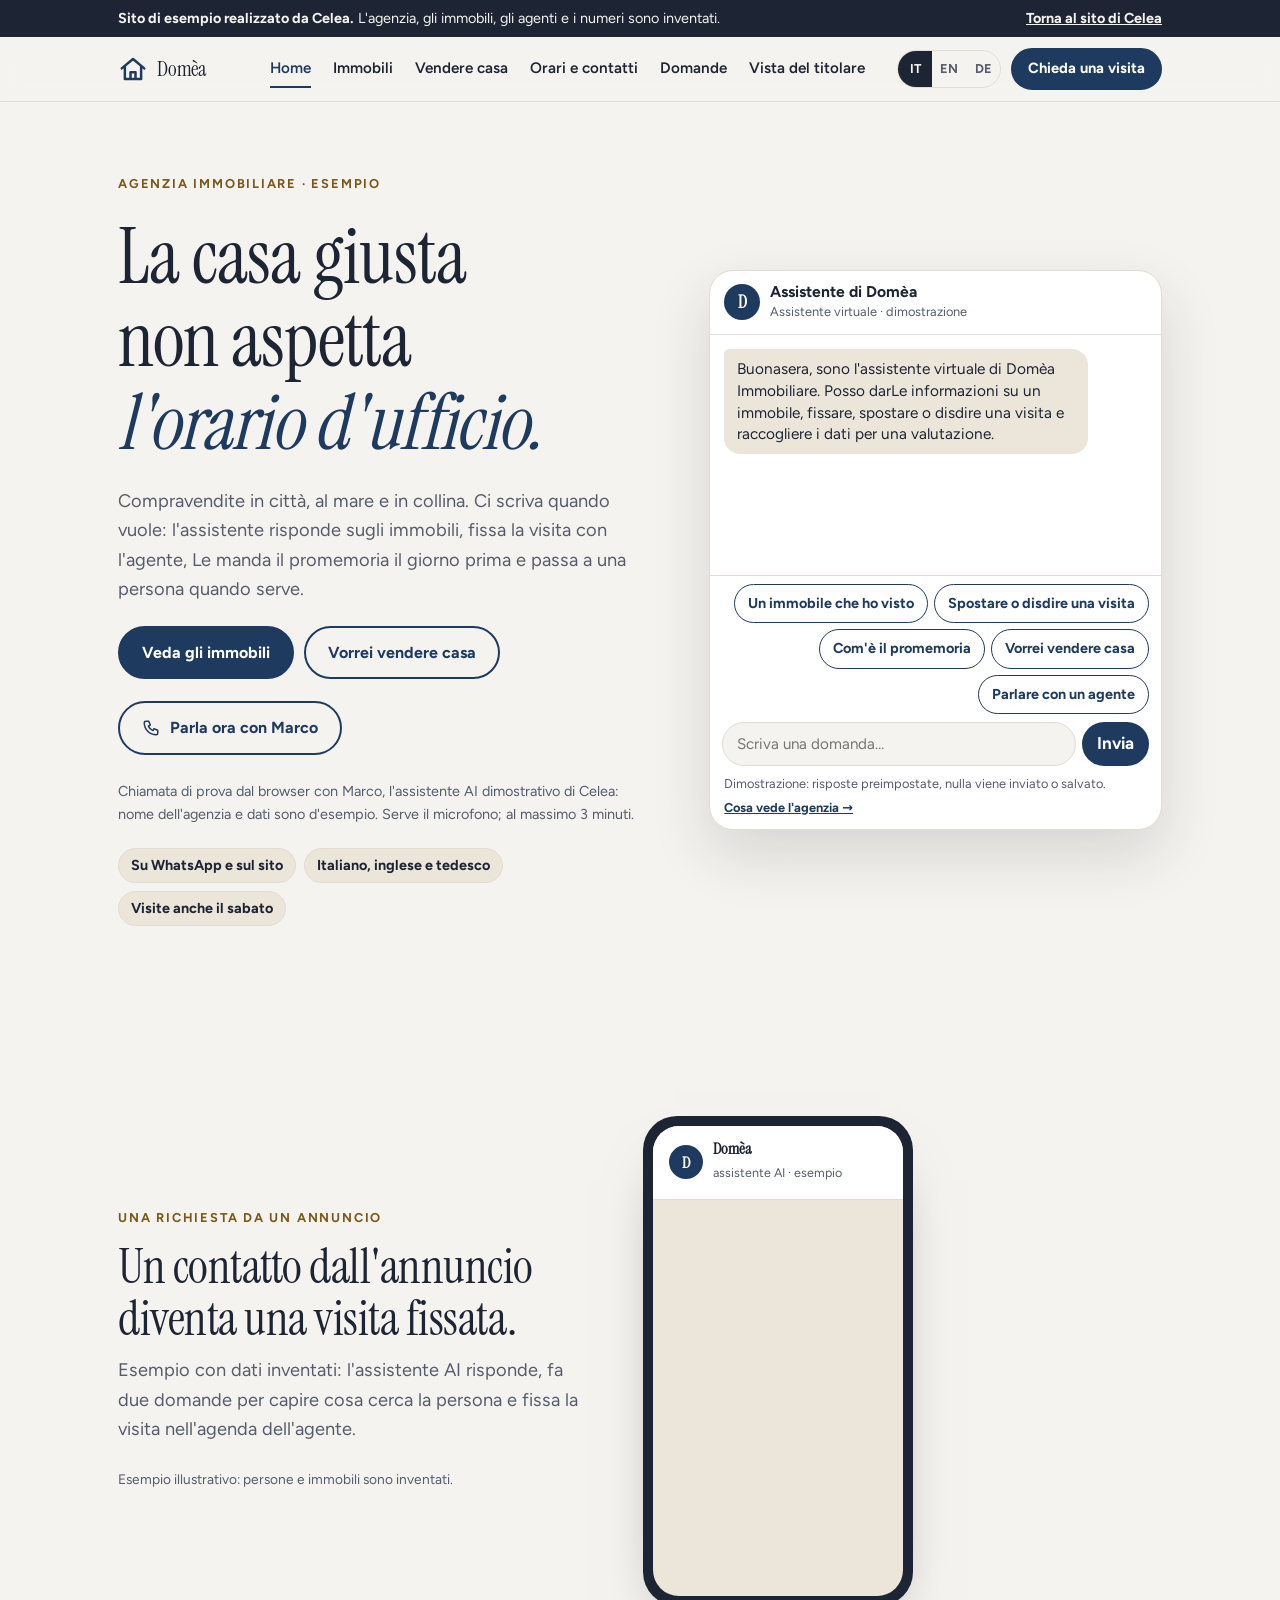
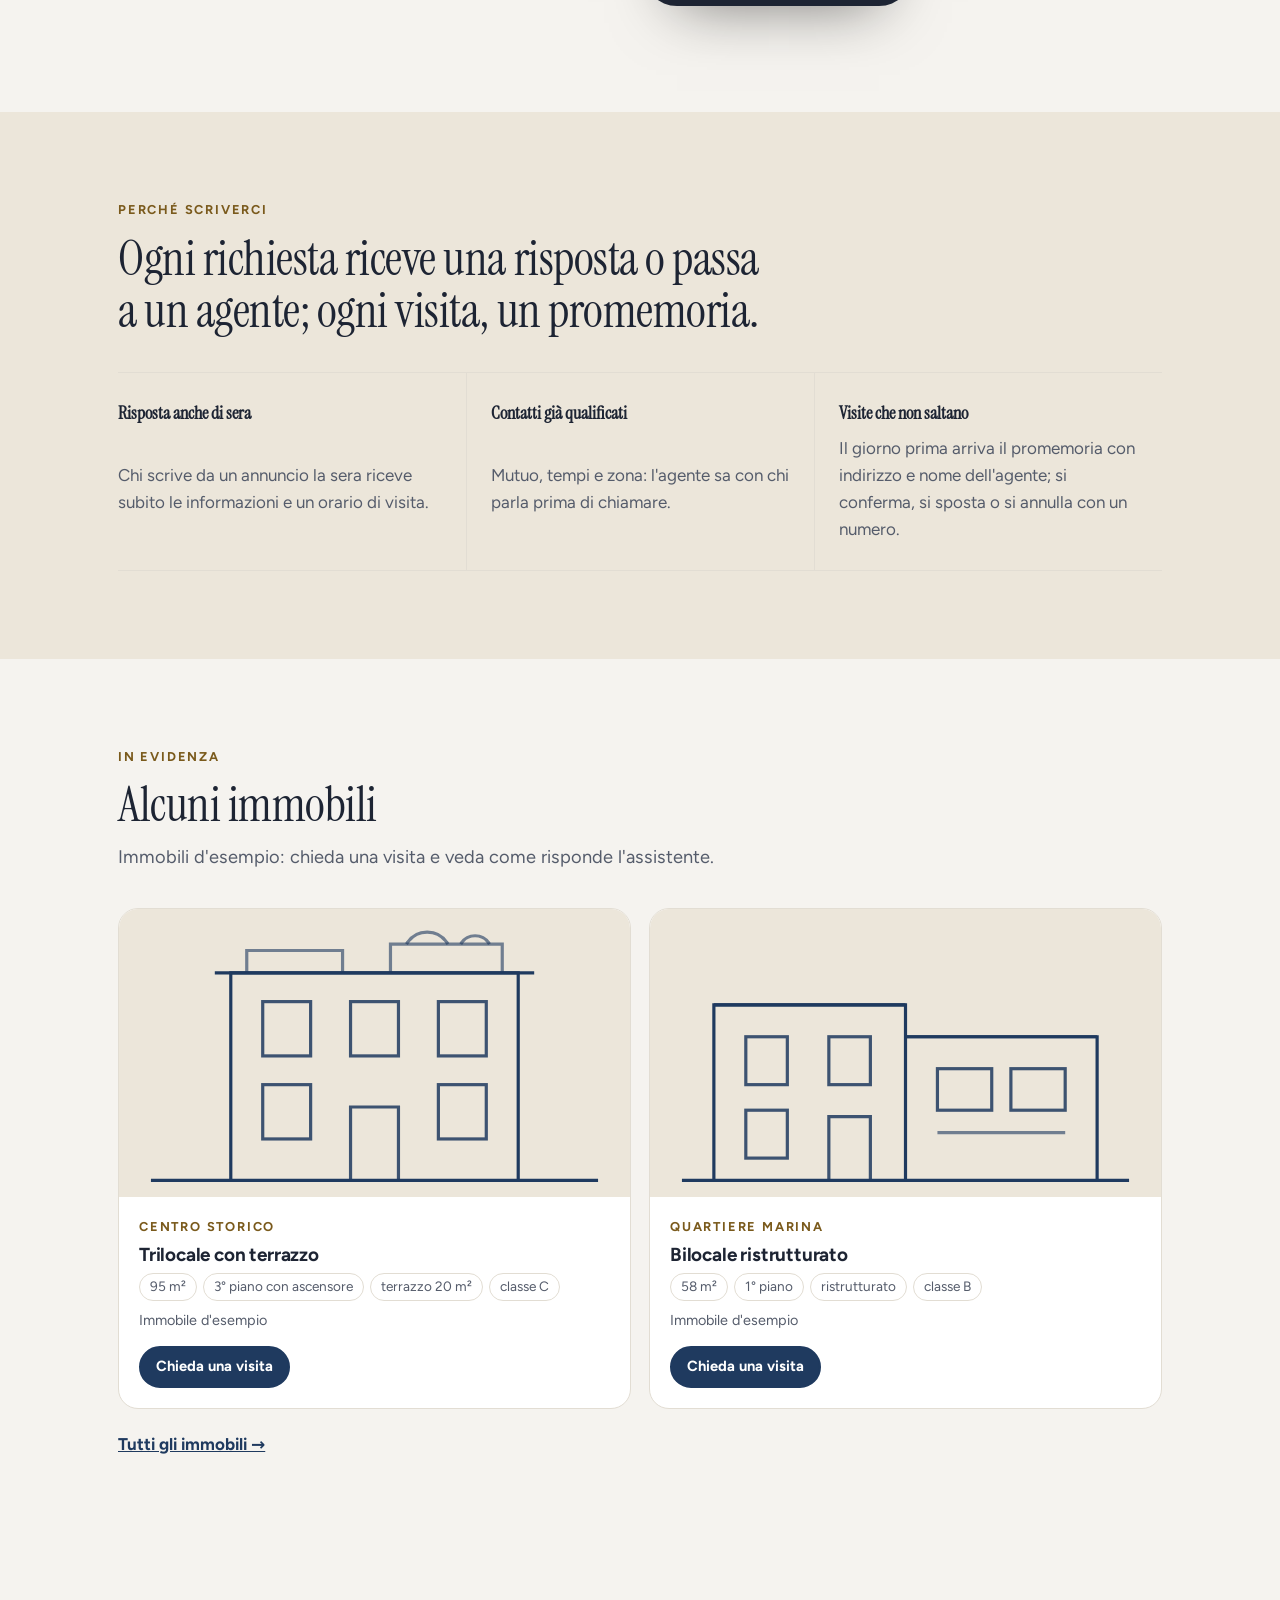
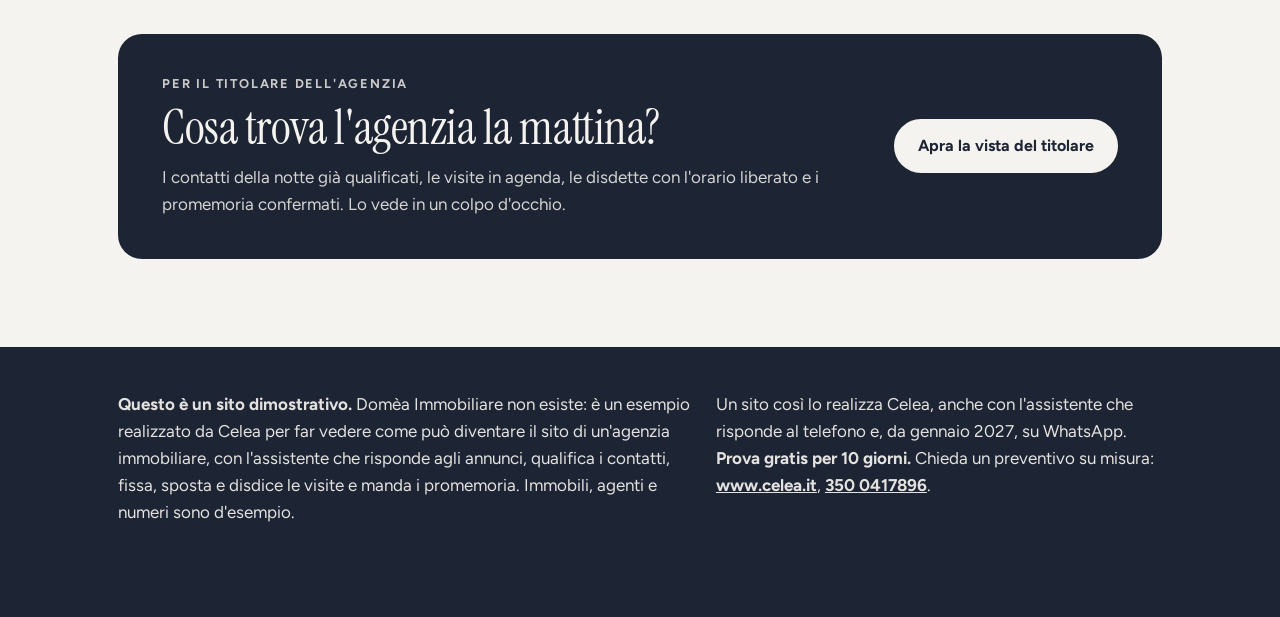
<file: domea/index.html>
<!doctype html>
<html lang="it">
<head>
<meta charset="utf-8">
<meta name="viewport" content="width=device-width,initial-scale=1,viewport-fit=cover">
<meta name="robots" content="noindex">
<link rel="icon" href="../favicon.svg" type="image/svg+xml">
</head>
<body>
<title>Domèa Immobiliare (sito di esempio)</title>
<meta name="description" content="Sito di esempio realizzato da Celea per un'agenzia immobiliare inventata: immobili, vendita, assistente virtuale che qualifica i contatti, fissa, sposta e disdice le visite e manda i promemoria, e la vista del titolare.">
<meta name="robots" content="noindex">
<link rel="preload" href="../fonts/instrument-serif-latin-400-normal.woff2" as="font" type="font/woff2" crossorigin>
<link rel="preload" href="../fonts/figtree-latin-wght-normal.woff2" as="font" type="font/woff2" crossorigin>
<script>setTimeout(function(){document.documentElement.classList.add("r-ok")},2000)</script>
<style>
/* finché lo script non ha disegnato la pagina, fascia d'esempio e piè di pagina restano invisibili (evita il salto al caricamento) */
html:not(.r-ok) .sample,html:not(.r-ok) footer.site{visibility:hidden}
/* RESTYLING-2026-11: caratteri inclusi nel sito (licenza OFL), prima non venivano caricati */
@font-face{font-family:"Instrument Serif";src:url("../fonts/instrument-serif-latin-400-normal.woff2") format("woff2");font-weight:400;font-style:normal;font-display:optional;unicode-range:U+0000-00FF,U+0131,U+0152-0153,U+02BB-02BC,U+02C6,U+02DA,U+02DC,U+0304,U+0308,U+0329,U+2000-206F,U+20AC,U+2122,U+2191,U+2193,U+2212,U+2215,U+FEFF,U+FFFD}
@font-face{font-family:"Instrument Serif";src:url("../fonts/instrument-serif-latin-ext-400-normal.woff2") format("woff2");font-weight:400;font-style:normal;font-display:optional;unicode-range:U+0100-02BA,U+02BD-02C5,U+02C7-02CC,U+02CE-02D7,U+02DD-02FF,U+0304,U+0308,U+0329,U+1D00-1DBF,U+1E00-1E9F,U+1EF2-1EFF,U+2020,U+20A0-20AB,U+20AD-20C0,U+2113,U+2C60-2C7F,U+A720-A7FF}
@font-face{font-family:"Figtree";src:url("../fonts/figtree-latin-wght-normal.woff2") format("woff2");font-weight:300 900;font-style:normal;font-display:optional;unicode-range:U+0000-00FF,U+0131,U+0152-0153,U+02BB-02BC,U+02C6,U+02DA,U+02DC,U+0304,U+0308,U+0329,U+2000-206F,U+20AC,U+2122,U+2191,U+2193,U+2212,U+2215,U+FEFF,U+FFFD}
@font-face{font-family:"Figtree";src:url("../fonts/figtree-latin-ext-wght-normal.woff2") format("woff2");font-weight:300 900;font-style:normal;font-display:optional;unicode-range:U+0100-02BA,U+02BD-02C5,U+02C7-02CC,U+02CE-02D7,U+02DD-02FF,U+0304,U+0308,U+0329,U+1D00-1DBF,U+1E00-1E9F,U+1EF2-1EFF,U+2020,U+20A0-20AB,U+20AD-20C0,U+2113,U+2C60-2C7F,U+A720-A7FF}

:root{--bg:#F5F3EF;--surface:#FFFFFF;--ink:#1D2433;--muted:#555C6B;--line:#E2DDD3;--acc:#1F3A5F;--acc-ink:#FFFFFF;--acc-text:#1F3A5F;--label:#7A5A1C;--soft:#ECE6DA;--warn:#A1470F;--band:#1D2433;--band-ink:#F5F3EF;--shadow:rgba(29,36,51,.14);--ok-bg:#DCE6F2;--ok-ink:#173052;--wa-bg:#0B141A;--wa-bub:#FFFFFF;--f-display:'Instrument Serif',Georgia,'Times New Roman',serif;--f-body:'Figtree',ui-sans-serif,system-ui,sans-serif;--w-display:400;--w-h3:700;--track:-.01em;--r:18px;}
@media (prefers-color-scheme: dark){:root:not([data-theme="light"]){--bg:#12161F;--surface:#1A2030;--ink:#ECEFF4;--muted:#A7AEBD;--line:#2A3245;--acc:#A9C2E6;--acc-ink:#0F1A2C;--acc-text:#B4CBEB;--label:#D9B26A;--soft:#222A3B;--warn:#A1470F;--band:#0B0E15;--band-ink:#ECEFF4;--shadow:rgba(0,0,0,.45);--ok-bg:#24395A;--ok-ink:#DCE6F2;--wa-bg:#0B141A;--wa-bub:#FFFFFF;color-scheme:dark}}
:root[data-theme="dark"]{--bg:#12161F;--surface:#1A2030;--ink:#ECEFF4;--muted:#A7AEBD;--line:#2A3245;--acc:#A9C2E6;--acc-ink:#0F1A2C;--acc-text:#B4CBEB;--label:#D9B26A;--soft:#222A3B;--warn:#A1470F;--band:#0B0E15;--band-ink:#ECEFF4;--shadow:rgba(0,0,0,.45);--ok-bg:#24395A;--ok-ink:#DCE6F2;--wa-bg:#0B141A;--wa-bub:#FFFFFF;color-scheme:dark}
*{box-sizing:border-box}
html{scroll-behavior:smooth;-webkit-text-size-adjust:100%}
@media (prefers-reduced-motion:reduce){html{scroll-behavior:auto}*{animation:none!important;transition:none!important}}
body{background:var(--bg);color:var(--ink);font-family:var(--f-body);font-size:17px;line-height:1.6;margin:0;overflow-x:hidden}
h1,h2,h3{font-family:var(--f-display);line-height:1.08;letter-spacing:var(--track,-.02em);margin:0;text-wrap:balance;font-weight:var(--w-display,800)}
h1{font-size:clamp(2.2rem,6.4vw,4.1rem)}
h2{font-size:clamp(1.65rem,4vw,2.5rem)}
h3{font-size:1.18rem;font-weight:var(--w-h3,700);letter-spacing:-.01em}
p{margin:0}
a{color:var(--acc-text)}
button{font:inherit}
:focus-visible{outline:3px solid var(--acc-text);outline-offset:3px;border-radius:6px}
.wrap{max-width:1140px;margin-inline:auto;padding-inline:16px}
@media (min-width:900px){.wrap{padding-inline:48px}}
.skip{position:absolute;left:-9999px;top:8px;z-index:100;background:var(--surface);color:var(--ink);padding:10px 14px;border-radius:10px}
.skip:focus{left:8px}
section{padding-block:64px}
@media (min-width:900px){section{padding-block:88px}}
.label{font-family:var(--f-body);font-size:.8rem;font-weight:700;letter-spacing:.14em;text-transform:uppercase;color:var(--label)}
.lead{font-size:1.14rem;color:var(--muted);max-width:60ch}
.head{display:grid;gap:12px;margin-bottom:36px;max-width:720px}
.muted{color:var(--muted)}
.small{font-size:.9rem}
.btn{display:inline-flex;align-items:center;justify-content:center;gap:8px;min-height:48px;padding:12px 22px;border-radius:999px;font-family:var(--f-body);font-weight:700;font-size:1rem;text-decoration:none;border:2px solid var(--acc);cursor:pointer;background:var(--acc);color:var(--acc-ink);text-align:center}
.btn.line{background:transparent;color:var(--acc-text);border-color:currentColor}
.btn.sm{min-height:40px;padding:7px 15px;font-size:.92rem}
.cta{display:flex;flex-wrap:wrap;gap:10px}
.alt{background:var(--soft)}

/* banda d'esempio */
.sample{background:var(--band);color:var(--band-ink);font-size:.9rem;line-height:1.45}
.sample .wrap{display:flex;flex-wrap:wrap;gap:4px 14px;align-items:center;justify-content:space-between;padding-block:8px}
.sample a{color:var(--band-ink);font-weight:700}

/* intestazione */
header.top{position:sticky;top:0;z-index:20;background:color-mix(in srgb,var(--bg) 92%,transparent);backdrop-filter:blur(10px);-webkit-backdrop-filter:blur(10px);border-bottom:1px solid var(--line)}
header.top .wrap{display:flex;align-items:center;gap:10px;min-height:64px}
.brand{display:flex;align-items:center;gap:9px;font-family:var(--f-display);font-weight:var(--w-display,800);font-size:1.3rem;color:var(--ink);text-decoration:none;margin-right:auto;white-space:nowrap;letter-spacing:-.01em}
.brand svg{width:30px;height:30px;color:var(--acc-text);flex:none}
nav.menu{display:none;gap:22px}
nav.menu a{color:var(--ink);text-decoration:none;font-weight:600;font-size:.95rem;padding:6px 0;border-bottom:2px solid transparent;white-space:nowrap}
nav.menu a[aria-current="page"]{border-color:var(--acc-text);color:var(--acc-text)}
nav.menu a .badge,.drawer-nav .badge{display:inline-block;min-width:1.4em;padding:0 5px;margin-left:5px;border-radius:999px;background:var(--warn);color:#fff;font-size:.75rem;text-align:center;line-height:1.4em}
.langs{display:flex;border:1px solid var(--line);border-radius:999px;overflow:hidden;flex:none}
.langs button{appearance:none;border:0;background:transparent;color:var(--muted);font-weight:700;font-size:.8rem;padding:7px 8px;cursor:pointer;min-width:34px;min-height:36px}
.langs button[aria-pressed="true"]{background:var(--ink);color:var(--bg)}
.menu-btn{appearance:none;border:1px solid var(--line);background:var(--surface);color:var(--ink);border-radius:999px;width:40px;height:40px;padding:0;display:grid;place-items:center;cursor:pointer;flex:none}
@media (max-width:400px){.brand{font-size:1.1rem;gap:6px}.brand svg{width:24px;height:24px}.langs button{min-width:30px;padding:6px 4px}header.top .wrap{gap:6px}}
.hcta{display:none}
@media (min-width:1020px){nav.menu{display:flex}.menu-btn{display:none}}
@media (min-width:640px){.hcta{display:inline-flex}}
.drawer-nav{display:none;border-top:1px solid var(--line);background:var(--bg)}
.drawer-nav.open{display:block}
.drawer-nav a{display:block;padding:14px 16px;border-bottom:1px solid var(--line);color:var(--ink);text-decoration:none;font-weight:700}
.drawer-nav a[aria-current="page"]{color:var(--acc-text)}

/* hero */
.hero{padding-block:44px 64px}
.hero .wrap{display:grid;gap:36px;grid-template-columns:minmax(0,1fr)}
@media (min-width:960px){.hero .wrap{grid-template-columns:1.08fr .92fr;align-items:center;gap:60px}.hero{padding-block:72px 96px}}
.hero-text{display:grid;gap:22px;min-width:0}
.hero h1 em{font-style:normal;color:var(--acc-text)}
.facts{display:flex;flex-wrap:wrap;gap:8px;list-style:none;padding:0;margin:0}
.facts li{background:var(--soft);border:1px solid var(--line);border-radius:999px;padding:5px 12px;font-size:.9rem;font-weight:700}

/* chat */
.chat{background:var(--surface);border:1px solid var(--line);border-radius:24px;display:flex;flex-direction:column;height:560px;max-height:82vh;min-width:0;overflow:hidden;box-shadow:0 24px 60px var(--shadow)}
.chat-h{display:flex;gap:10px;align-items:center;padding:12px 14px;border-bottom:1px solid var(--line)}
.avatar{width:36px;height:36px;border-radius:50%;background:var(--acc);color:var(--acc-ink);display:grid;place-items:center;font-weight:800;font-family:var(--f-display);flex:none}
.chat-h .who{min-width:0;flex:1}
.chat-h b{display:block;line-height:1.2;font-size:.98rem}
.chat-h small{color:var(--muted);font-size:.8rem;display:block}
.chat-h .x{appearance:none;border:0;background:transparent;color:var(--ink);font-size:1.5rem;line-height:1;cursor:pointer;padding:4px 8px;border-radius:8px}
.log{flex:1;overflow-y:auto;padding:14px;display:flex;flex-direction:column;gap:8px;overscroll-behavior:contain}
.m{max-width:86%;padding:9px 13px;border-radius:16px;font-size:.96rem;line-height:1.42;overflow-wrap:anywhere;white-space:pre-line}
.m.a{align-self:flex-start;background:var(--soft);border-top-left-radius:5px}
.m.u{align-self:flex-end;background:var(--acc);color:var(--acc-ink);border-top-right-radius:5px}
.m.s{align-self:center;background:transparent;border:1px dashed var(--line);color:var(--muted);font-size:.83rem;text-align:center;max-width:94%}
.m.r{align-self:flex-start;background:var(--surface);border:1px solid var(--line);border-left:4px solid var(--acc-text);border-radius:12px;max-width:92%}
.m.r .tag{display:block;font-size:.75rem;font-weight:700;letter-spacing:.08em;text-transform:uppercase;color:var(--label);margin-bottom:3px}
.typing{align-self:flex-start;color:var(--muted);font-size:.85rem;padding:2px 6px}
.opts{display:flex;flex-wrap:wrap;gap:6px;padding:8px 12px;justify-content:flex-end;border-top:1px solid var(--line)}
.opts button{appearance:none;border:1.5px solid var(--acc-text);background:var(--surface);color:var(--acc-text);border-radius:999px;padding:7px 13px;font-size:.9rem;font-weight:700;cursor:pointer;min-height:38px}
.opts button:hover{background:var(--soft)}
.chat form{display:flex;gap:6px;padding:0 12px 8px}
.chat input{flex:1;min-width:0;border:1px solid var(--line);background:var(--bg);color:var(--ink);border-radius:999px;padding:9px 14px;font:inherit;font-size:.95rem}
.chat form button{appearance:none;border:0;background:var(--acc);color:var(--acc-ink);border-radius:999px;padding:0 15px;font-weight:700;cursor:pointer;min-height:40px}
.chat-note{font-size:.8rem;color:var(--muted);padding:0 14px 10px;display:flex;flex-wrap:wrap;justify-content:space-between;gap:4px 12px}
.chat-note a{font-weight:700}
.fab{position:fixed;right:16px;bottom:16px;z-index:30;display:none;align-items:center;gap:8px;border:0;background:var(--acc);color:var(--acc-ink);border-radius:999px;padding:13px 18px;font-weight:700;box-shadow:0 10px 30px var(--shadow);cursor:pointer}
.fab.show{display:inline-flex}
.dock{position:fixed;inset:auto 16px 16px auto;z-index:40;width:min(400px,calc(100vw - 32px))}
.dock .chat{height:min(600px,calc(100dvh - 32px));max-height:none}
@media (max-width:600px){.dock{inset:0;width:auto}.dock .chat{height:100dvh;border-radius:0;border:0}}

/* blocchi comuni */
.grid2{display:grid;gap:28px}
@media (min-width:860px){.grid2{grid-template-columns:1fr 1fr;gap:56px}}
.grid3{display:grid;gap:16px}
@media (min-width:760px){.grid3{grid-template-columns:repeat(3,1fr)}}
.card{background:var(--surface);border:1px solid var(--line);border-radius:var(--r,18px);padding:22px;display:grid;gap:8px;align-content:start;min-width:0}
.card p{color:var(--muted)}
.list{display:grid;border-top:1px solid var(--line)}
@media (min-width:760px){.list{grid-template-columns:1fr 1fr;column-gap:48px}}
.list>div{display:grid;gap:4px;padding:18px 0;border-bottom:1px solid var(--line)}
.list p{color:var(--muted)}
.steps{list-style:none;margin:0;padding:0;display:grid;gap:14px;counter-reset:s}
@media (min-width:860px){.steps{grid-template-columns:repeat(3,1fr)}}
.steps li{background:var(--surface);border:1px solid var(--line);border-radius:var(--r,18px);padding:22px;display:grid;gap:6px;align-content:start}
.steps li::before{counter-increment:s;content:counter(s);font-family:var(--f-display);font-weight:var(--w-display,800);font-size:1.7rem;color:var(--acc-text);line-height:1}
.steps p{color:var(--muted)}
table{border-collapse:collapse;width:100%;font-variant-numeric:tabular-nums}
td,th{text-align:left;padding:11px 0;border-bottom:1px solid var(--line);vertical-align:top}
th{font-weight:700;padding-right:12px}
td:last-child{text-align:right}
.kv{display:grid;gap:4px}
.kv .v{font-weight:700}
.note{border-left:4px solid var(--warn);padding:12px 16px;background:var(--surface);border-radius:0 12px 12px 0}
.faq{display:grid;border-top:1px solid var(--line);max-width:820px}
.faq details{border-bottom:1px solid var(--line)}
.faq summary{cursor:pointer;padding:18px 0;font-weight:700;font-size:1.05rem;list-style-position:outside}
.faq .ans{padding-bottom:18px;color:var(--muted);max-width:68ch}
.band-cta{display:grid;gap:18px;align-items:center;background:var(--ink);color:var(--bg);border-radius:24px;padding:32px 24px}
.band-cta p{opacity:.85}
.band-cta .btn{background:var(--bg);color:var(--ink);border-color:var(--bg)}
@media (min-width:860px){.band-cta{grid-template-columns:1fr auto;padding:40px 44px}}
.strip{display:grid;gap:0;border-block:1px solid var(--line)}
@media (min-width:760px){.strip{grid-template-columns:repeat(3,1fr)}}
.strip>div{padding:22px 0;display:grid;gap:6px}
@media (min-width:760px){.strip>div{padding:26px 24px}.strip>div+div{border-left:1px solid var(--line)}.strip>div:first-child{padding-left:0}}
.strip b{font-family:var(--f-display);font-size:1.15rem;font-weight:var(--w-h3,700)}
.strip p{color:var(--muted)}

/* vista del titolare */
.owner-top{display:grid;gap:10px;margin-bottom:28px}
.ex{display:inline-block;background:var(--soft);border:1px dashed var(--line);border-radius:999px;padding:4px 12px;font-size:.85rem;color:var(--muted);font-weight:700;justify-self:start}
.kpis{display:grid;grid-template-columns:repeat(2,minmax(0,1fr));gap:12px;margin-bottom:28px}
@media (min-width:860px){.kpis{grid-template-columns:repeat(4,1fr)}}
.kpi{background:var(--surface);border:1px solid var(--line);border-radius:16px;padding:16px;display:grid;gap:2px}
.kpi b{font-family:var(--f-display);font-size:2rem;line-height:1.1;font-variant-numeric:tabular-nums}
.kpi span{color:var(--muted);font-size:.9rem;line-height:1.35}
.panel{background:var(--surface);border:1px solid var(--line);border-radius:20px;padding:20px;display:grid;gap:12px;align-content:start;min-width:0}
.panel h3{font-size:1.1rem}
.rows{display:grid}
.row{display:grid;grid-template-columns:auto 1fr;gap:4px 12px;padding:11px 0;border-bottom:1px solid var(--line);align-items:start}
.row:last-child{border-bottom:0}
.row time{font-variant-numeric:tabular-nums;font-weight:700;color:var(--muted);min-width:3.2em}
.row .t{min-width:0}
.row .t small{display:block;color:var(--muted);font-size:.86rem}
.pill{display:inline-block;border-radius:999px;padding:1px 9px;font-size:.78rem;font-weight:700;margin:2px 4px 0 0;border:1px solid var(--line)}
.pill.ok{background:var(--ok-bg);color:var(--ok-ink);border-color:transparent}
.pill.wait{background:var(--soft);color:var(--ink)}
.pill.alert{background:var(--warn);color:#fff;border-color:transparent}
.owner-grid{display:grid;gap:16px}
@media (min-width:960px){.owner-grid{grid-template-columns:1.2fr .8fr}}
.phone{background:var(--ink);border-radius:30px;padding:12px;max-width:330px;width:100%;justify-self:center}
.phone .scr{background:var(--wa-bg);border-radius:22px;padding:14px;display:grid;gap:8px;min-height:300px;align-content:start}
.phone .bub{background:var(--wa-bub);color:#1b1b1b;border-radius:12px;border-top-left-radius:4px;padding:9px 11px;font-size:.9rem;line-height:1.4;max-width:92%;box-shadow:0 1px 1px rgba(0,0,0,.08);white-space:pre-line}
.phone .me{justify-self:end;background:#D9FDD3;border-top-left-radius:12px;border-top-right-radius:4px}
.phone .who{color:#e9edef;font-size:.85rem;font-weight:700;padding:2px 4px 6px}
.live:empty::before{content:attr(data-empty);color:var(--muted);font-size:.92rem}

footer.site{background:var(--band);color:var(--band-ink);padding-block:44px 90px}
footer.site .wrap{display:grid;gap:14px}
footer.site p{max-width:74ch;opacity:.92}
footer.site a{color:var(--band-ink);font-weight:700}
footer.site .cols{display:grid;gap:18px}
@media (min-width:860px){footer.site .cols{grid-template-columns:1.3fr 1fr}}
[tabindex="-1"]:focus{outline:none}
.phone{align-self:start}
.hcta{white-space:nowrap}
@media (min-width:1020px) and (max-width:1239px){.hcta{display:none}}

h1{font-size:clamp(2.6rem,7.4vw,4.8rem)}h2{font-size:clamp(2rem,4.6vw,3rem)}h3{font-family:var(--f-body)}.hero h1 em{font-style:italic}.steps li::before,.kpi b{font-family:var(--f-display);font-weight:400}.props{display:grid;gap:18px}@media (min-width:760px){.props{grid-template-columns:1fr 1fr}}.prop{background:var(--surface);border:1px solid var(--line);border-radius:20px;overflow:hidden;display:grid;min-width:0}.prop .art{background:var(--soft);aspect-ratio:16/9;display:grid;place-items:center;color:var(--acc-text)}.prop .art svg{width:100%;height:100%}.prop .body{padding:20px;display:grid;gap:8px}.prop .price{font-family:var(--f-display);font-size:1.7rem;line-height:1}.prop .price-ex{font-family:var(--f-body);font-size:.78rem;font-weight:600;color:var(--muted);letter-spacing:0}.prop ul{list-style:none;padding:0;margin:0;display:flex;flex-wrap:wrap;gap:6px}.prop li{border:1px solid var(--line);border-radius:999px;padding:2px 10px;font-size:.85rem;color:var(--muted)}.prop .cta{margin-top:6px}

/* Siti di esempio di Celea · aggiunte del restyling 2026-11 (scena animata e «Parla ora»).
   Usa i colori e i caratteri di ogni demo (variabili --acc, --surface, --soft, --ink, --muted, --line, --f-display, --f-body):
   ogni demo resta con la sua identità. */
.scena-demo .scena-grid{display:grid;gap:28px;align-items:center}
@media (min-width:900px){.scena-demo .scena-grid{grid-template-columns:.95fr 1.05fr;gap:56px}}
.sc-stage{position:relative;display:grid;justify-items:center;padding:6px 0 18px}
.sc-phone{width:min(330px,100%);border-radius:34px;background:var(--ink);padding:10px;box-shadow:0 30px 60px -34px rgba(0,0,0,.55)}
.sc-screen{border-radius:26px;overflow:hidden;background:var(--soft);display:flex;flex-direction:column;min-height:400px}
.sc-bar{display:flex;align-items:center;gap:10px;padding:14px 16px;background:var(--surface);border-bottom:1px solid var(--line)}
.sc-av{width:34px;height:34px;border-radius:50%;display:grid;place-items:center;background:var(--acc);color:var(--acc-ink);font:700 1rem var(--f-display);flex:none}
.sc-bar b{font-family:var(--f-display);font-size:1.02rem;color:var(--ink);display:block;line-height:1.1}
.sc-bar small{font-size:.78rem;color:var(--muted)}
.sc-msgs{list-style:none;margin:0;padding:14px 12px;display:flex;flex-direction:column;gap:8px;flex:1;justify-content:flex-end}
.sc-msgs li{max-width:86%;padding:9px 12px;border-radius:16px;font-size:.9rem;line-height:1.38;color:var(--ink)}
.sc-msgs .me{align-self:flex-end;background:var(--surface);border-bottom-right-radius:5px;box-shadow:0 1px 0 rgba(0,0,0,.05)}
.sc-msgs .ai{align-self:flex-start;background:var(--acc);color:var(--acc-ink);border-bottom-left-radius:5px}
.sc-msgs .ai b{display:block;font-size:.68rem;letter-spacing:.08em;text-transform:uppercase;opacity:.85;margin-bottom:2px}
.sc-card{position:relative;z-index:2;width:min(300px,92%);margin-top:-46px;background:var(--surface);border:1px solid var(--line);border-radius:16px;padding:12px 14px;box-shadow:0 18px 40px -26px rgba(0,0,0,.5)}
.sc-k{font:700 .78rem var(--f-body);letter-spacing:.08em;text-transform:uppercase;color:var(--label,var(--acc-text));margin:0 0 6px}
.sc-row{display:grid;grid-template-columns:48px 1fr;gap:10px;align-items:center;min-height:38px;border-top:1px dashed var(--line)}
.sc-row time{font:700 .82rem var(--f-body);color:var(--muted);font-variant-numeric:tabular-nums}
.sc-row i{display:block;height:8px;border-radius:4px;background:var(--soft);width:60%}
.sc-ev{display:block;margin:5px 0;padding:6px 10px;border-radius:10px;background:var(--soft);border-left:4px solid var(--acc);font-weight:700;font-size:.9rem;color:var(--ink)}
.sc-ev small{display:block;font-weight:600;font-size:.76rem;color:var(--muted)}
.sc-chip{position:relative;z-index:3;margin-top:10px;display:inline-flex;align-items:center;gap:8px;padding:7px 12px;border-radius:999px;background:var(--surface);border:1px solid var(--line);font-size:.84rem;font-weight:700;color:var(--ink);box-shadow:0 10px 24px -18px rgba(0,0,0,.5)}
.sc-chip::before{content:"";width:8px;height:8px;border-radius:50%;background:var(--acc)}
.sc-nota{font-size:.86rem;color:var(--muted);margin-top:12px}
@media (min-width:900px){.sc-stage{grid-template-columns:auto auto;justify-content:center;align-items:end}.sc-card{margin:0 0 54px -40px}.sc-chip{position:absolute;right:0;top:10px;margin:0}}
/* passi: senza JavaScript o con «riduci movimento» resta il fotogramma finale */
.sc-stage.playing [data-at]{transition:opacity .45s ease,transform .55s cubic-bezier(.2,.7,.2,1)}
.sc-stage.playing [data-at]:not(.on){opacity:0;transform:translateY(10px)}
/* «Parla ora» con l'assistente della demo */
.btn.parla{gap:10px}
.btn.parla svg{width:18px;height:18px}
.parla-msg{font-size:.86rem;color:var(--muted);margin-top:8px;min-height:1.2em}
@media (prefers-reduced-motion:reduce){.sc-stage [data-at]{opacity:1!important;transform:none!important}}
</style>
<a class="skip" id="skip" href="#home">Vai al contenuto</a>
<div class="sample" role="note"><div class="wrap"><span id="band"></span><a id="back" href="https://www.celea.it/">Torna al sito di Celea</a></div></div>
<svg width="0" height="0" style="position:absolute" aria-hidden="true"><symbol id="logo" viewBox="0 0 24 24"><path d="M3 11.5 12 4l9 7.5M5.5 9.5V20h13V9.5M10 20v-5.5h4V20" fill="none" stroke="currentColor" stroke-width="2" stroke-linecap="round" stroke-linejoin="round"/></symbol></svg>
<header class="top">
  <div class="wrap">
    <a class="brand" href="#home" data-go="home"><svg aria-hidden="true"><use href="#logo"/></svg>Domèa</a>
    <nav class="menu" id="nav" aria-label="Menu"></nav>
    <div class="langs" id="langs" role="group"><button type="button" data-l="it" lang="it" aria-label="Italiano">IT</button><button type="button" data-l="en" lang="en" aria-label="English">EN</button><button type="button" data-l="de" lang="de" aria-label="Deutsch">DE</button></div>
    <button class="menu-btn" id="menu-btn" type="button" aria-expanded="false" aria-controls="drawer-nav" aria-label="Menu"><svg width="20" height="20" viewBox="0 0 24 24" aria-hidden="true"><path d="M4 7h16M4 12h16M4 17h16" stroke="currentColor" stroke-width="2" stroke-linecap="round"/></svg></button>
    <a class="btn sm hcta" id="hcta" href="#home" data-chat="start">Chat</a>
  </div>
  <nav class="drawer-nav" id="drawer-nav" aria-label="Menu"></nav>
</header>
<main id="main" tabindex="-1"></main>
<div id="chat-park" hidden></div>
<div class="dock" id="dock" hidden>
  <div class="chat" id="chat">
    <div class="chat-h"><span class="avatar" aria-hidden="true">D</span><div class="who"><b id="chat-name"></b><small id="chat-sub"></small></div><button class="x" id="chat-x" type="button" hidden>×</button></div>
    <div class="log" id="log" role="log" aria-live="polite"></div>
    <div class="opts" id="opts"></div>
    <form id="chat-form" autocomplete="off"><input id="chat-input" type="text" maxlength="200"><button id="chat-send" type="submit">Invia</button></form>
    <p class="chat-note"><span id="chat-note"></span><a id="chat-owner" href="#titolare" data-go="titolare"></a></p>
  </div>
</div>
<button class="fab" id="fab" type="button"><svg width="18" height="18" viewBox="0 0 24 24" aria-hidden="true"><path d="M4 5h16v11H9l-5 4z" fill="none" stroke="currentColor" stroke-width="2" stroke-linejoin="round"/></svg><span id="fab-t">Chat</span></button>
<footer class="site" id="foot"></footer>
<script>
window.SITE={i18n:{}};
(function(){
var CELEA="https://www.celea.it/";
/* illustrazioni al tratto (nessuna foto: gli immobili sono inventati) */
var ART={
tri:'<svg viewBox="0 0 320 180" aria-hidden="true" fill="none" stroke="currentColor" stroke-width="2"><path d="M70 170V40h180v130"/><path d="M60 40h200"/><g opacity=".85"><rect x="90" y="58" width="30" height="34"/><rect x="145" y="58" width="30" height="34"/><rect x="200" y="58" width="30" height="34"/><rect x="90" y="110" width="30" height="34"/><rect x="200" y="110" width="30" height="34"/><path d="M145 170v-46h30v46"/></g><path d="M80 40V26h60v14M170 40V22h70v18" opacity=".6"/><path d="M180 22c6-10 20-10 26 0M214 22c4-7 14-7 18 0" opacity=".6"/><path d="M20 170h280"/></svg>',
bil:'<svg viewBox="0 0 320 180" aria-hidden="true" fill="none" stroke="currentColor" stroke-width="2"><path d="M40 170V60h120v110M160 170V80h120v90"/><g opacity=".85"><rect x="60" y="80" width="26" height="30"/><rect x="112" y="80" width="26" height="30"/><rect x="60" y="126" width="26" height="30"/><path d="M112 170v-40h26v40"/><rect x="180" y="100" width="34" height="26"/><rect x="226" y="100" width="34" height="26"/></g><path d="M40 60h120M160 80h120"/><path d="M180 140h80" opacity=".6"/><path d="M20 170h280"/></svg>',
vil:'<svg viewBox="0 0 320 180" aria-hidden="true" fill="none" stroke="currentColor" stroke-width="2"><path d="M70 170V92l70-46 70 46v78"/><path d="M58 100l82-56 82 56"/><g opacity=".85"><rect x="92" y="108" width="28" height="30"/><rect x="160" y="108" width="28" height="30"/><path d="M127 170v-36h26v36"/></g><circle cx="262" cy="118" r="22" opacity=".7"/><path d="M262 140v30M40 170c0-18 10-30 22-30" opacity=".7"/><path d="M20 170h280"/></svg>',
att:'<svg viewBox="0 0 320 180" aria-hidden="true" fill="none" stroke="currentColor" stroke-width="2"><path d="M60 170V52h200v118"/><path d="M90 52V30h140v22"/><path d="M84 30h152" /><g opacity=".85"><rect x="110" y="34" width="22" height="18"/><rect x="190" y="34" width="22" height="18"/><path d="M80 70h160M80 100h160M80 130h160"/></g><path d="M0 172c30-8 50 8 80 0s50-8 80 0 50 8 80 0 50-8 80 0" opacity=".6"/><circle cx="276" cy="30" r="10" opacity=".6"/></svg>'
};
var PROPS=[
 {k:"tri",chat:"anT",it:["Trilocale con terrazzo","Centro storico",["95 m²","3° piano con ascensore","terrazzo 20 m²","classe C"]],en:["Three-room flat with terrace","Old town",["95 m²","3rd floor with lift","20 m² terrace","energy class C"]],de:["Dreizimmerwohnung mit Terrasse","Altstadt",["95 m²","3. Stock mit Aufzug","Terrasse 20 m²","Energieklasse C"]]},
 {k:"bil",chat:"anB",it:["Bilocale ristrutturato","Quartiere Marina",["58 m²","1° piano","ristrutturato","classe B"]],en:["Renovated two-room flat","Marina district",["58 m²","1st floor","renovated","energy class B"]],de:["Renovierte Zweizimmerwohnung","Viertel Marina",["58 m²","1. Stock","renoviert","Energieklasse B"]]},
 {k:"vil",chat:"anV",it:["Villa con giardino","Collina",["210 m²","giardino 600 m²","box doppio","classe D"]],en:["Villa with garden","Hillside",["210 m²","600 m² garden","double garage","energy class D"]],de:["Villa mit Garten","Hügellage",["210 m²","Garten 600 m²","Doppelgarage","Energieklasse D"]]},
 {k:"att",chat:"anA",it:["Attico vista mare","Lungomare",["120 m²","terrazzi 60 m²","ultimo piano","classe A"]],en:["Sea-view penthouse","Seafront",["120 m²","60 m² terraces","top floor","energy class A"]],de:["Penthouse mit Meerblick","Strandpromenade",["120 m²","Terrassen 60 m²","oberstes Geschoss","Energieklasse A"]]}
];
var BTN={it:"Chieda una visita",en:"Request a viewing",de:"Besichtigung anfragen"}, EX={it:"Immobile d'esempio",en:"Sample property",de:"Beispielobjekt"};
function cards(l,n){ return '<div class="props">'+PROPS.slice(0,n||4).map(function(p){var t=p[l];return '<article class="prop"><div class="art" role="img" aria-label="'+t[0]+'">'+ART[p.k]+'</div><div class="body"><p class="label">'+t[1]+'</p><h3>'+t[0]+'</h3><ul>'+t[2].map(function(x){return "<li>"+x+"</li>";}).join("")+'</ul><p class="muted small">'+EX[l]+'</p><div class="cta"><a class="btn sm" href="#home" data-chat="'+p.chat+'">'+BTN[l]+'</a></div></div></article>';}).join("")+'</div>'; }

/* ======================= ITALIANO ======================= */
var Q_IT=[["Sì, mutuo già approvato","qA"],["Sì, devo ancora chiederlo","qB"],["No, senza mutuo","qC"]];
SITE.i18n.it={
band:"<b>Sito di esempio realizzato da Celea.</b> L'agenzia, gli immobili, gli agenti e i numeri sono inventati.",
back:"Torna al sito di Celea",
cta:"Chieda una visita",
nav:[["home","Home"],["immobili","Immobili"],["vendere","Vendere casa"],["agenzia","Orari e contatti"],["domande","Domande"],["titolare","Vista del titolare"]],
titles:{home:"Domèa Immobiliare (sito di esempio)",immobili:"Immobili · Domèa (esempio)",vendere:"Vendere casa · Domèa (esempio)",agenzia:"Orari e contatti · Domèa (esempio)",domande:"Domande · Domèa (esempio)",titolare:"Vista del titolare · Domèa (esempio)"},
desc:{home:"Sito di esempio di Celea per un'agenzia immobiliare inventata: l'assistente risponde agli annunci a qualsiasi ora, qualifica i contatti, fissa, sposta e disdice le visite e manda il promemoria con indirizzo e nome dell'agente.",titolare:"Cosa trova l'agenzia la mattina: contatti già qualificati, visite in agenda, disdette e promemoria. Dati d'esempio."},
ui:{menu:"Menu",skip:"Vai al contenuto",fab:"Scriva all'agenzia",placeholder:"Scriva una domanda…",send:"Invia",close:"Chiudi la chat",typing:"sta scrivendo…",demoNote:"Dimostrazione: risposte preimpostate, nulla viene inviato o salvato.",ownerLink:"Cosa vede l'agenzia →",liveEmpty:"Ancora nulla: provi la chat (per esempio «Spostare o disdire una visita») e torni qui.",livePill:"dalla chat di questa pagina",newEvents:"novità per l'agenzia",langs:"Lingua"},
chat:{name:"Assistente di Domèa",sub:"Assistente virtuale · dimostrazione",fb:"fb",
end:[["Ricomincia","start"],["Cosa vede l'agenzia","__owner"]],
kw:[[/prezz|cost[oai]|quanto (cost|vien|si paga|pago)|tariff|preventiv|provvig|commission/i,"pz"],[/disdi|annull|cancell|non posso venire/i,"dd"],[/spost|cambiar|rinvi/i,"sd"],[/promemoria|ricord/i,"pr"],[/vend|valut|stima/i,"vv"],[/agente|persona|operat|parlare|richiam|umano/i,"ag"],[/orari|aperti|apert|chiuso|sabato/i,"or"],[/villa|giardino/i,"anV"],[/attico|mare/i,"anA"],[/bilocale|marina/i,"anB"],[/trilocale|terrazz|disponibil|annuncio|immobile|casa|appartament|visita|vedere/i,"anT"],[/english|deutsch|inglese|tedesco/i,"lg"]],
flows:{
start:{a:["%HI%, sono l'assistente virtuale di Domèa Immobiliare. Posso darLe informazioni su un immobile, fissare, spostare o disdire una visita e raccogliere i dati per una valutazione."],o:[["Un immobile che ho visto","anT"],["Spostare o disdire una visita","sd"],["Com'è il promemoria","pr"],["Vorrei vendere casa","vv"],["Parlare con un agente","ag"]]},
fb:{a:["Mi scusi, sono un assistente dimostrativo con risposte preimpostate e non ho capito la richiesta. Posso aiutarLa con una di queste:"],o:[["Un immobile che ho visto","anT"],["Spostare o disdire una visita","sd"],["Vorrei vendere casa","vv"],["Parlare con un agente","ag"]]},
anT:{u:"Ho visto il trilocale con terrazzo in centro. È ancora disponibile?",a:["Sì, è disponibile: 95 m² al terzo piano con ascensore, terrazzo di 20 m², classe C.","Per proporLe la visita giusta: lo acquisterebbe con un mutuo?"],o:Q_IT},
anB:{u:"Mi interessa il bilocale ristrutturato in zona Marina.",a:["È disponibile: 58 m² al primo piano, appena ristrutturato, classe B.","Per proporLe la visita giusta: lo acquisterebbe con un mutuo?"],o:Q_IT},
anV:{u:"Vorrei informazioni sulla villa con giardino.",a:["È disponibile: 210 m² con giardino di 600 m² e box doppio, classe D.","Per proporLe la visita giusta: la acquisterebbe con un mutuo?"],o:Q_IT},
anA:{u:"L'attico vista mare è ancora in vendita?",a:["Sì: 120 m² all'ultimo piano con 60 m² di terrazzi, classe A.","Per proporLe la visita giusta: lo acquisterebbe con un mutuo?"],o:Q_IT},
qA:{u:"Sì, mutuo già approvato.",a:["Ottimo, così si va più veloci. Entro quando vorrebbe trasferirsi?"],o:[["Entro 3 mesi","t3"],["Entro un anno","t12"]]},
qB:{u:"Sì, devo ancora chiederlo.",a:["Nessun problema: l'agente può indicarLe anche un consulente per il mutuo. Entro quando vorrebbe trasferirsi?"],o:[["Entro 3 mesi","t3"],["Entro un anno","t12"]]},
qC:{u:"No, senza mutuo.",a:["Perfetto. Entro quando vorrebbe trasferirsi?"],o:[["Entro 3 mesi","t3"],["Entro un anno","t12"]]},
t3:{u:"Entro 3 mesi.",a:["Grazie. Posso proporLe una visita sabato alle 10:30 oppure lunedì alle 18:00, con l'agente Paolo."],o:[["Sabato 10:30","v1"],["Lunedì 18:00","v2"]]},
t12:{u:"Entro un anno.",a:["Grazie, c'è tempo per scegliere bene. Posso proporLe una visita sabato alle 10:30 oppure lunedì alle 18:00, con l'agente Paolo."],o:[["Sabato 10:30","v1"],["Lunedì 18:00","v2"]]},
v1:{u:"Sabato 10:30",a:["Confermata: visita sabato alle 10:30 con l'agente Paolo. Mi lascia nome e cognome?","Grazie. Venerdì Le arriva un promemoria su WhatsApp con l'indirizzo esatto e il numero di Paolo."],s:"Visita in agenda · scheda del contatto passata all'agente",log:"Contatto da un annuncio, qualificato (mutuo e tempi) · visita sabato 10:30 con Paolo"},
v2:{u:"Lunedì 18:00",a:["Confermata: visita lunedì alle 18:00 con l'agente Paolo. Domenica Le arriva un promemoria su WhatsApp con l'indirizzo esatto e il numero di Paolo."],s:"Visita in agenda · scheda del contatto passata all'agente",log:"Contatto da un annuncio, qualificato (mutuo e tempi) · visita lunedì 18:00 con Paolo"},
sd:{u:"Ho una visita sabato alle 10:30 per il trilocale in centro.",a:["L'ho trovata: sabato alle 10:30 con l'agente Paolo. Vuole spostarla o disdirla?"],o:[["Spostarla","sp"],["Disdirla","dd"]]},
sp:{u:"Vorrei spostarla.",a:["Nessun problema. Posso proporLe sabato alle 12:00 oppure martedì alle 18:30."],o:[["Sabato 12:00","sp1"],["Martedì 18:30","sp2"]]},
sp1:{u:"Sabato 12:00",a:["Spostata a sabato alle 12:00. Ho avvisato Paolo e l'orario delle 10:30 è di nuovo libero per altri clienti."],s:"Agenda dell'agente aggiornata · Paolo avvisato",log:"Visita del trilocale spostata da sabato 10:30 a sabato 12:00 · agente avvisato · orario liberato"},
sp2:{u:"Martedì 18:30",a:["Spostata a martedì alle 18:30. Ho avvisato Paolo e l'orario di sabato alle 10:30 è di nuovo libero per altri clienti."],s:"Agenda dell'agente aggiornata · Paolo avvisato",log:"Visita del trilocale spostata da sabato 10:30 a martedì 18:30 · agente avvisato · orario liberato"},
dd:{u:"Vorrei disdirla.",a:["D'accordo. Posso chiederLe se è solo un problema di orario o se l'immobile non La convince più? Aiuta l'agente a proporLe le case giuste."],o:[["Non mi convince più","dd1"],["Solo l'orario","sp"]]},
dd1:{u:"L'immobile non mi convince più.",a:["Grazie per la sincerità. Visita disdetta: l'orario di sabato alle 10:30 è di nuovo libero e Paolo è avvisato.","Vuole ricevere su WhatsApp gli immobili simili quando arrivano? Può fermare i messaggi quando vuole scrivendo STOP."],s:"Visita disdetta · orario liberato · agente avvisato",log:"Disdetta: visita del trilocale di sabato 10:30 · orario liberato · motivo: l'immobile non convince",o:[["Sì, grazie","dd2"],["No, grazie","dd3"]]},
dd2:{u:"Sì, grazie.",a:["Fatto: Le scrivo solo quando arriva un immobile adatto. A presto!"],log:"Contatto iscritto agli avvisi di nuovi immobili, con il suo consenso"},
dd3:{u:"No, grazie.",a:["Va bene. Quando vuole, mi scriva qui o su WhatsApp, a qualsiasi ora. A presto!"]},
pr:{u:"Com'è il promemoria della visita?",r:["Esempio del messaggio che il cliente riceve su WhatsApp il giorno prima della visita","Promemoria di Domèa Immobiliare: domani, sabato, alle 10:30 visita del trilocale in Via del Porto 8 (indirizzo d'esempio). La accompagna l'agente Paolo, cellulare 000 000 0000.\nRisponda 1 per confermare, 2 per spostare, 3 per annullare.","WhatsApp · il giorno prima"],a:["Il cliente risponde con un numero. Provi Lei:"],o:[["1 · Confermo","pr1"],["2 · Sposto","sp"],["3 · Annullo","dd1"]]},
pr1:{u:"1",a:["Grazie, visita confermata. Paolo La aspetta domani alle 10:30 davanti al portone."],s:"Conferma registrata · Paolo avvisato",log:"Promemoria: visita di sabato 10:30 confermata dal cliente"},
vv:{u:"Vorrei vendere casa.",a:["Volentieri. Per preparare la valutazione: di che tipo di immobile si tratta?"],o:[["Appartamento","vv1"],["Casa indipendente","vv2"]]},
vv1:{u:"Un appartamento.",a:["Grazie. Un agente della zona viene a vederlo e Le propone un prezzo realistico, senza impegno. Preferisce essere richiamato la mattina o il pomeriggio?"],o:[["Mattina","vv3"],["Pomeriggio","vv4"]]},
vv2:{u:"Una casa indipendente.",a:["Grazie. Un agente della zona viene a vederla e Le propone un prezzo realistico, senza impegno. Preferisce essere richiamato la mattina o il pomeriggio?"],o:[["Mattina","vv3"],["Pomeriggio","vv4"]]},
vv3:{u:"Mattina",a:["Perfetto: l'agente La richiama domani in mattinata per fissare il sopralluogo. Se ha la planimetria e l'anno di costruzione, li tenga a portata di mano."],s:"Richiesta di valutazione passata all'agente",log:"Nuova richiesta di valutazione · richiamata domani mattina"},
vv4:{u:"Pomeriggio",a:["Perfetto: l'agente La richiama domani nel pomeriggio per fissare il sopralluogo. Se ha la planimetria e l'anno di costruzione, li tenga a portata di mano."],s:"Richiesta di valutazione passata all'agente",log:"Nuova richiesta di valutazione · richiamata domani pomeriggio"},
ag:{u:"Posso parlare con un agente?",a:["Certo. Preferisce essere richiamato o ricevere la risposta qui?"],o:[["Richiamatemi","ag1"],["Rispondete qui","ag2"]]},
ag1:{u:"Richiamatemi.",a:["D'accordo: un agente La richiama nel primo orario d'ufficio, con il riepilogo della conversazione già davanti."],s:"Richiesta passata a un agente",log:"Da richiamare: il cliente chiede di parlare con un agente"},
ag2:{u:"Rispondete qui.",a:["D'accordo: un agente Le risponde qui appena possibile, in orario d'ufficio."],s:"Richiesta passata a un agente",log:"Da rispondere in chat: domanda per un agente"},
or:{a:["L'agenzia è aperta dal lunedì al venerdì 9:00–13:00 e 15:30–19:30, il sabato 9:30–13:00. Le visite si fanno anche il sabato pomeriggio, su appuntamento. Io rispondo a qualsiasi ora."]},
pz:{a:["Per gli immobili (esempio) il prezzo lo comunica l'agente, su richiesta; per chi vende, la provvigione si concorda per iscritto con l'agente.","Per il servizio di Celea che vede in questa dimostrazione: Celea prepara un preventivo su misura e si può provare gratis per 10 giorni. Chieda un preventivo su misura: www.celea.it, 350 0417896."],o:[["Ricomincia","start"]]},
lg:{a:["Rispondo in italiano, inglese e tedesco: può scrivermi nella lingua che preferisce. Le schede degli immobili sono disponibili anche in inglese e tedesco."]}
}},
pages:{
home:`<section class="hero"><div class="wrap">
<div class="hero-text"><p class="label">Agenzia immobiliare · esempio</p>
<h1>La casa giusta non aspetta <em>l'orario d'ufficio.</em></h1>
<p class="lead">Compravendite in città, al mare e in collina. Ci scriva quando vuole: l'assistente risponde sugli immobili, fissa la visita con l'agente, Le manda il promemoria il giorno prima e passa a una persona quando serve.</p>
<div class="cta"><a class="btn" href="#immobili" data-go="immobili">Veda gli immobili</a><a class="btn line" href="#vendere" data-go="vendere">Vorrei vendere casa</a></div><div class="parla-box"><a class="btn line parla" href="#" data-parla data-agente="agent_665333f44ade1c0d48ed000a7d" data-nome="Marco" data-titolo="Domèa · Marco" data-fab="Parla con Marco" data-carico="Collegamento in corso…" data-aperto="La chiamata è già aperta in basso a destra." data-errore="Non riesco ad aprire la chiamata: ricarichi la pagina e riprovi."><svg viewBox="0 0 24 24" aria-hidden="true"><path d="M5 3h4l2 5-2.5 1.5a11 11 0 0 0 6 6L16 13l5 2v4a2 2 0 0 1-2 2A16 16 0 0 1 3 5a2 2 0 0 1 2-2z" fill="none" stroke="currentColor" stroke-width="2" stroke-linejoin="round"/></svg>Parla ora con Marco</a><p class="parla-msg small" role="status" aria-live="polite"></p><p class="small muted">Chiamata di prova dal browser con Marco, l'assistente AI dimostrativo di Celea: nome dell'agenzia e dati sono d'esempio. Serve il microfono; al massimo 3 minuti.</p></div>
<ul class="facts" aria-label="In breve"><li>Su WhatsApp e sul sito</li><li>Italiano, inglese e tedesco</li><li>Visite anche il sabato</li></ul></div>
<div data-chat-slot></div></div></section>
<section class="scena-demo"><div class="wrap scena-grid"><div class="head"><p class="label">Una richiesta da un annuncio</p><h2>Un contatto dall'annuncio diventa una visita fissata.</h2><p class="lead">Esempio con dati inventati: l'assistente AI risponde, fa due domande per capire cosa cerca la persona e fissa la visita nell'agenda dell'agente.</p><p class="sc-nota">Esempio illustrativo: persone e immobili sono inventati.</p></div><div class="sc-stage" aria-hidden="true"><div class="sc-phone"><div class="sc-screen"><div class="sc-bar"><span class="sc-av">D</span><span><b>Domèa</b><small>assistente AI · esempio</small></span></div><ol class="sc-msgs"><li class="me" data-at="1">Il trilocale in zona Libertà è ancora disponibile? Posso vederlo sabato?</li><li class="ai" data-at="2"><b>AI</b>Sì, è disponibile. Per proporLe la visita giusta: acquisto o affitto, e con un mutuo?</li><li class="me" data-at="3">Acquisto, con mutuo già approvato.</li><li class="ai" data-at="4"><b>AI</b>Perfetto: sabato ho le 10:30 o le 12:00. Le mando la conferma qui.</li></ol></div></div><div class="sc-card" data-at="5"><p class="sc-k">Agenda dell'agente · sabato</p><div class="sc-row"><time>10:30</time><span class="sc-ev">Visita trilocale zona Libertà<small>contatto qualificato: acquisto, mutuo approvato</small></span></div><div class="sc-row"><time>12:00</time><i></i></div></div><div class="sc-chip" data-at="6">Promemoria il giorno prima</div></div></div></section>
<section class="alt"><div class="wrap"><div class="head"><p class="label">Perché scriverci</p><h2>Ogni richiesta riceve una risposta o passa a un agente; ogni visita, un promemoria.</h2></div>
<div class="strip"><div><b>Risposta anche di sera</b><p>Chi scrive da un annuncio la sera riceve subito le informazioni e un orario di visita.</p></div><div><b>Contatti già qualificati</b><p>Mutuo, tempi e zona: l'agente sa con chi parla prima di chiamare.</p></div><div><b>Visite che non saltano</b><p>Il giorno prima arriva il promemoria con indirizzo e nome dell'agente; si conferma, si sposta o si annulla con un numero.</p></div></div></div></section>
<section><div class="wrap"><div class="head"><p class="label">In evidenza</p><h2>Alcuni immobili</h2><p class="lead">Immobili d'esempio: chieda una visita e veda come risponde l'assistente.</p></div>%P2%
<p style="margin-top:22px"><a href="#immobili" data-go="immobili"><b>Tutti gli immobili →</b></a></p></div></section>
<section><div class="wrap"><div class="band-cta"><div><p class="label" style="color:inherit;opacity:.8">Per il titolare dell'agenzia</p><h2 style="margin-top:8px">Cosa trova l'agenzia la mattina?</h2><p style="margin-top:10px">I contatti della notte già qualificati, le visite in agenda, le disdette con l'orario liberato e i promemoria confermati. Lo vede in un colpo d'occhio.</p></div><a class="btn" href="#titolare" data-go="titolare">Apra la vista del titolare</a></div></div></section>`,
immobili:`<section><div class="wrap"><div class="head"><p class="label">Immobili</p><h1>Immobili in vendita</h1><p class="lead">Immobili d'esempio. Per ognuno può chiedere una visita: l'assistente Le fa due domande e Le propone un orario con l'agente.</p></div>%P4%</div></section>`,
vendere:`<section><div class="wrap"><div class="head"><p class="label">Vendere casa</p><h1>Vendere con un prezzo realistico</h1><p class="lead">Tre passi, con un solo agente che La segue dall'inizio alla fine.</p></div>
<ol class="steps"><li><h3>Valutazione</h3><p>L'agente viene a vedere la casa, controlla i documenti e Le propone un prezzo realistico, senza impegno.</p></li><li><h3>Promozione e visite</h3><p>Foto, planimetria e annunci. L'assistente risponde ai contatti a qualsiasi ora e fissa solo visite con persone interessate davvero.</p></li><li><h3>Trattativa e rogito</h3><p>Proposte scritte, accordo e accompagnamento fino al notaio.</p></li></ol></div></section>
<section class="alt"><div class="wrap grid2"><div class="kv"><p class="label">Trasparenza</p><h2>Sempre per iscritto</h2><p class="muted" style="margin-top:12px">La provvigione si concorda per iscritto prima di iniziare. Dopo ogni visita Le scriviamo com'è andata.</p></div>
<div class="kv"><p class="label">Valutazione</p><h2>Cominci da qui</h2><p class="muted" style="margin-top:12px">L'assistente raccoglie i dati principali e un agente La richiama per fissare il sopralluogo.</p><div class="cta" style="margin-top:16px"><a class="btn" href="#home" data-chat="vv">Chieda una valutazione</a></div></div></div></section>`,
agenzia:`<section><div class="wrap"><div class="head"><p class="label">Orari e contatti</p><h1>Quando siamo in agenzia</h1></div>
<div class="grid2"><table aria-label="Orari dell'agenzia"><tbody><tr><th scope="row">Lunedì – venerdì</th><td>9:00–13:00 · 15:30–19:30</td></tr><tr><th scope="row">Sabato</th><td>9:30–13:00</td></tr><tr><th scope="row">Visite</th><td>anche sabato pomeriggio, su appuntamento</td></tr><tr><th scope="row">Domenica</th><td>chiuso</td></tr><tr><th scope="row">Assistente virtuale</th><td>sempre attivo</td></tr></tbody></table>
<div class="kv" style="gap:14px"><div class="kv"><span class="muted">Indirizzo (inventato)</span><span class="v">Corso dell'Esempio 40, Città</span></div><div class="kv"><span class="muted">Telefono e WhatsApp (inventati)</span><span class="v">000 000 0000</span></div><div class="kv"><span class="muted">Zone</span><span class="v">Centro storico, Marina, Lungomare, Collina</span></div><div class="kv"><span class="muted">Agenti (nomi d'esempio)</span><span class="v">Paolo e Marta</span></div></div></div></div></section>`,
domande:`<section><div class="wrap"><div class="head"><p class="label">Domande</p><h1>Le domande più frequenti</h1></div><div class="faq">
<details><summary>Con chi parlo quando scrivo la sera?</summary><div class="ans"><p>Con l'assistente virtuale dell'agenzia, che si presenta sempre come tale. Risponde sugli immobili, fissa, sposta e disdice le visite e passa la conversazione a un agente quando serve.</p></div></details>
<details><summary>Perché l'assistente mi chiede del mutuo?</summary><div class="ans"><p>Per proporLe gli immobili e la visita giusti, e perché l'agente sappia già come aiutarLa. Può sempre rispondere che preferisce parlarne con l'agente.</p></div></details>
<details><summary>Posso spostare o annullare una visita su WhatsApp?</summary><div class="ans"><p>Sì, a qualsiasi ora. L'agente viene avvisato subito e l'orario torna libero per altri clienti.</p></div></details>
<details><summary>Che cosa dice il promemoria?</summary><div class="ans"><p>Giorno, ora, indirizzo dell'immobile e nome e numero dell'agente che La accompagna. Risponde 1 per confermare, 2 per spostare, 3 per annullare.</p></div></details>
<details><summary>L'assistente può trattare sul prezzo?</summary><div class="ans"><p>No. Le proposte e le trattative le segue sempre un agente, per iscritto.</p></div></details>
<details><summary>Parlate inglese o tedesco?</summary><div class="ans"><p>L'assistente risponde in italiano, inglese e tedesco, e le schede degli immobili sono disponibili anche nelle due lingue.</p></div></details>
</div></div></section>`,
titolare:`<section><div class="wrap"><div class="owner-top"><p class="label">Vista del titolare</p><h1>Cosa ha fatto l'assistente mentre l'agenzia era chiusa</h1><p class="lead">Ogni mattina l'agenzia trova i contatti della notte già qualificati, le visite in agenda con i promemoria inviati e le disdette con l'orario liberato. Gli agenti chiamano prima chi è pronto.</p><span class="ex">Dati d'esempio: l'agenzia, i clienti e gli agenti sono inventati</span></div>
<div class="kpis"><div class="kpi"><b>14</b><span>richieste dagli annunci tra le 19:30 e le 9:00</span></div><div class="kpi"><b>6</b><span>contatti qualificati (mutuo, tempi, zona)</span></div><div class="kpi"><b>3</b><span>visite fissate per il weekend</span></div><div class="kpi"><b>1</b><span>visita disdetta, orario riassegnato</span></div></div>
<div class="owner-grid"><div class="panel"><h3>Visite di domani e promemoria</h3><div class="rows">
<div class="row"><time>09:30</time><div class="t">Bilocale Marina · C. D. · agente Marta<br><span class="pill ok">Confermata su WhatsApp</span></div></div>
<div class="row"><time>10:30</time><div class="t">Trilocale centro · E. V. · agente Paolo<br><span class="pill ok">Confermata su WhatsApp</span></div></div>
<div class="row"><time>12:00</time><div class="t">Trilocale centro · F. N. · agente Paolo<small>Orario liberato da una disdetta alle 21:30, preso da un nuovo contatto alle 22:14</small><span class="pill ok">Riassegnato</span></div></div>
<div class="row"><time>16:00</time><div class="t">Villa collina · R. S. · agente Marta<br><span class="pill wait">Promemoria inviato, in attesa</span></div></div>
<div class="row"><time>17:30</time><div class="t">Attico lungomare · B. L. · agente Paolo<br><span class="pill alert">Nessuna risposta: da chiamare</span></div></div></div></div>
<div class="phone" aria-label="Esempio di promemoria su WhatsApp"><div class="scr"><div class="who">Domèa Immobiliare</div><div class="bub">Promemoria di Domèa Immobiliare: domani alle 10:30 visita del trilocale in Via del Porto 8. La accompagna l'agente Paolo, 000 000 0000.
Risponda 1 per confermare, 2 per spostare, 3 per annullare.</div><div class="bub me">1</div><div class="bub">Grazie, visita confermata. Paolo La aspetta davanti al portone.</div></div></div></div>
<div class="owner-grid" style="margin-top:16px"><div class="panel"><h3>Nuovi contatti della notte</h3><div class="rows">
<div class="row"><time>23:12</time><div class="t">Trilocale centro · mutuo approvato, entro 3 mesi<small>Visita fissata sabato alle 12:00</small><span class="pill ok">Pronto</span></div></div>
<div class="row"><time>00:40</time><div class="t">Villa collina · deve prima vendere la sua casa<small>Proposta una valutazione della sua casa</small><span class="pill wait">Da coltivare</span><span class="pill wait">Possibile venditore</span></div></div>
<div class="row"><time>22:30</time><div class="t">Richiesta di valutazione · appartamento di circa 110 m²<small>Chiede di essere richiamato in mattinata</small><span class="pill alert">Richiamare oggi</span></div></div>
<div class="row"><time>07:55</time><div class="t">Bilocale Marina · cerca in affitto, non in vendita<small>Risposto con cortesia, nessuna visita</small><span class="pill wait">Non adatto</span></div></div></div></div>
<div class="panel"><h3>Dalla chat di questa pagina</h3><p class="muted small">Provi la chat: ogni azione compare qui, come la vedrebbe l'agenzia.</p><div class="rows live" data-live></div><a class="btn sm" href="#home" data-chat="sd">Provi a spostare o disdire una visita</a></div></div>
<div class="panel" style="margin-top:16px"><h3>Cosa l'assistente non fa mai</h3><p class="muted">Non tratta sul prezzo e non promette sconti. Non dà consigli legali o fiscali. Si presenta sempre come assistente virtuale. Passa a un agente quando il cliente lo chiede o quando serve.</p></div>
</div></section>
<section class="alt"><div class="wrap"><div class="band-cta"><div><h2>Vuole vederlo con la Sua agenzia?</h2><p style="margin-top:10px">Questo sito è un esempio di Celea. Prova gratis per 10 giorni. Chieda un preventivo su misura: www.celea.it, 350 0417896.</p></div><a class="btn" href="${CELEA}">Vada al sito di Celea</a></div></div></section>`
},
footer:`<div class="wrap cols"><div><p><b>Questo è un sito dimostrativo.</b> Domèa Immobiliare non esiste: è un esempio realizzato da Celea per far vedere come può diventare il sito di un'agenzia immobiliare, con l'assistente che risponde agli annunci, qualifica i contatti, fissa, sposta e disdice le visite e manda i promemoria. Immobili, agenti e numeri sono d'esempio.</p></div>
<div><p>Un sito così lo realizza Celea, anche con l'assistente che risponde al telefono e, da gennaio 2027, su WhatsApp. <b>Prova gratis per 10 giorni.</b> Chieda un preventivo su misura: <a href="${CELEA}">www.celea.it</a>, <a href="tel:+393500417896">350 0417896</a>.</p></div></div>`
};

/* ======================= ENGLISH ======================= */
var Q_EN=[["Yes, mortgage approved","qA"],["Yes, not applied yet","qB"],["No mortgage","qC"]];
SITE.i18n.en={
band:"<b>Sample website made by Celea.</b> The agency, properties, agents and numbers are invented.",
back:"Back to Celea",
cta:"Request a viewing",
nav:[["home","Home"],["immobili","Properties"],["vendere","Sell your home"],["agenzia","Hours & contact"],["domande","FAQ"],["titolare","Owner view"]],
titles:{home:"Domèa Real Estate (sample website)",immobili:"Properties · Domèa (sample)",vendere:"Sell your home · Domèa (sample)",agenzia:"Hours & contact · Domèa (sample)",domande:"FAQ · Domèa (sample)",titolare:"Owner view · Domèa (sample)"},
desc:{home:"Celea sample website for an invented estate agency: the assistant answers listing enquiries at any hour, qualifies leads, books, moves and cancels viewings and sends reminders with the address and the agent's name.",titolare:"What the agency finds in the morning: qualified leads, viewings in the diary, cancellations and reminders. Sample data."},
ui:{menu:"Menu",skip:"Skip to content",fab:"Message the agency",placeholder:"Type a question…",send:"Send",close:"Close chat",typing:"typing…",demoNote:"Demo: preset replies, nothing is sent or stored.",ownerLink:"What the agency sees →",liveEmpty:"Nothing yet: try the chat (for example «Move or cancel a viewing») and come back here.",livePill:"from the chat on this page",newEvents:"updates for the agency",langs:"Language"},
chat:{name:"Domèa assistant",sub:"Virtual assistant · demo",fb:"fb",
end:[["Start again","start"],["What the agency sees","__owner"]],
kw:[[/pric|cost|how much|quote|\bfees?\b|\brates?\b|commission/i,"pz"],[/cancel|can't come|cannot come/i,"dd"],[/move|reschedul|change/i,"sd"],[/remind/i,"pr"],[/sell|valuation|apprais/i,"vv"],[/agent|person|human|talk|call me|call back/i,"ag"],[/hour|open|closed|saturday/i,"or"],[/villa|garden/i,"anV"],[/penthouse|sea/i,"anA"],[/two-room|marina/i,"anB"],[/three-room|terrace|available|listing|property|house|flat|apartment|viewing|see it/i,"anT"],[/italian|german|language/i,"lg"]],
flows:{
start:{a:["%HI%, I'm Domèa Real Estate's virtual assistant. I can tell you about a property, book, move or cancel a viewing and take the details for a valuation."],o:[["A property I saw","anT"],["Move or cancel a viewing","sd"],["See a reminder","pr"],["I want to sell","vv"],["Talk to an agent","ag"]]},
fb:{a:["Sorry, I'm a demo assistant with preset replies and didn't understand that. I can help with one of these:"],o:[["A property I saw","anT"],["Move or cancel a viewing","sd"],["I want to sell","vv"],["Talk to an agent","ag"]]},
anT:{u:"I saw the three-room flat with terrace in the old town. Is it still available?",a:["Yes, it's available: 95 m² on the third floor with lift, 20 m² terrace, energy class C.","To suggest the right viewing: would you buy with a mortgage?"],o:Q_EN},
anB:{u:"I'm interested in the renovated two-room flat in the Marina district.",a:["It's available: 58 m² on the first floor, just renovated, energy class B.","To suggest the right viewing: would you buy with a mortgage?"],o:Q_EN},
anV:{u:"Could I have details on the villa with garden?",a:["It's available: 210 m² with a 600 m² garden and double garage, energy class D.","To suggest the right viewing: would you buy with a mortgage?"],o:Q_EN},
anA:{u:"Is the sea-view penthouse still for sale?",a:["Yes: 120 m² on the top floor with 60 m² of terraces, energy class A.","To suggest the right viewing: would you buy with a mortgage?"],o:Q_EN},
qA:{u:"Yes, my mortgage is approved.",a:["Great, that speeds things up. When would you like to move?"],o:[["Within 3 months","t3"],["Within a year","t12"]]},
qB:{u:"Yes, but I haven't applied yet.",a:["No problem: the agent can also recommend a mortgage adviser. When would you like to move?"],o:[["Within 3 months","t3"],["Within a year","t12"]]},
qC:{u:"No, without a mortgage.",a:["Perfect. When would you like to move?"],o:[["Within 3 months","t3"],["Within a year","t12"]]},
t3:{u:"Within 3 months.",a:["Thank you. I can offer a viewing on Saturday at 10:30 or Monday at 18:00, with our agent Paolo."],o:[["Saturday 10:30","v1"],["Monday 18:00","v2"]]},
t12:{u:"Within a year.",a:["Thank you, there's time to choose well. I can offer a viewing on Saturday at 10:30 or Monday at 18:00, with our agent Paolo."],o:[["Saturday 10:30","v1"],["Monday 18:00","v2"]]},
v1:{u:"Saturday 10:30",a:["Confirmed: viewing on Saturday at 10:30 with our agent Paolo. Could you give me your full name?","Thank you. On Friday you'll get a WhatsApp reminder with the exact address and Paolo's number."],s:"Viewing in the diary · lead card passed to the agent",log:"Lead from a listing, qualified (mortgage and timing) · viewing Saturday 10:30 with Paolo"},
v2:{u:"Monday 18:00",a:["Confirmed: viewing on Monday at 18:00 with our agent Paolo. On Sunday you'll get a WhatsApp reminder with the exact address and Paolo's number."],s:"Viewing in the diary · lead card passed to the agent",log:"Lead from a listing, qualified (mortgage and timing) · viewing Monday 18:00 with Paolo"},
sd:{u:"I have a viewing on Saturday at 10:30 for the flat in the old town.",a:["Found it: Saturday at 10:30 with our agent Paolo. Would you like to move it or cancel it?"],o:[["Move it","sp"],["Cancel it","dd"]]},
sp:{u:"I'd like to move it.",a:["No problem. I can offer Saturday at 12:00 or Tuesday at 18:30."],o:[["Saturday 12:00","sp1"],["Tuesday 18:30","sp2"]]},
sp1:{u:"Saturday 12:00",a:["Moved to Saturday at 12:00. I've told Paolo, and the 10:30 slot is free again for other clients."],s:"Agent's diary updated · Paolo informed",log:"Flat viewing moved from Saturday 10:30 to Saturday 12:00 · agent informed · slot freed"},
sp2:{u:"Tuesday 18:30",a:["Moved to Tuesday at 18:30. I've told Paolo, and the Saturday 10:30 slot is free again for other clients."],s:"Agent's diary updated · Paolo informed",log:"Flat viewing moved from Saturday 10:30 to Tuesday 18:30 · agent informed · slot freed"},
dd:{u:"I'd like to cancel it.",a:["Of course. May I ask whether it's just the timing or the property no longer convinces you? It helps the agent suggest the right homes."],o:[["Not convinced any more","dd1"],["Just the timing","sp"]]},
dd1:{u:"The property no longer convinces me.",a:["Thank you for being frank. Viewing cancelled: the Saturday 10:30 slot is free again and Paolo has been told.","Would you like similar properties on WhatsApp when they come in? You can stop the messages any time by writing STOP."],s:"Viewing cancelled · slot freed · agent informed",log:"Cancellation: flat viewing Saturday 10:30 · slot freed · reason: property not convincing",o:[["Yes, please","dd2"],["No, thanks","dd3"]]},
dd2:{u:"Yes, please.",a:["Done: I'll only write when a suitable property comes in. Speak soon!"],log:"Lead signed up for new-property alerts, with consent"},
dd3:{u:"No, thanks.",a:["All right. Write to me here or on WhatsApp whenever you like, at any hour. Speak soon!"]},
pr:{u:"What does the viewing reminder look like?",r:["Example of the message the client receives on WhatsApp the day before the viewing","Domèa Real Estate reminder: tomorrow, Saturday, at 10:30 viewing of the flat at Via del Porto 8 (sample address). Your agent is Paolo, mobile 000 000 0000.\nReply 1 to confirm, 2 to move, 3 to cancel.","WhatsApp · the day before"],a:["The client replies with a number. Try it:"],o:[["1 · Confirm","pr1"],["2 · Move","sp"],["3 · Cancel","dd1"]]},
pr1:{u:"1",a:["Thank you, viewing confirmed. Paolo will meet you at the front door tomorrow at 10:30."],s:"Confirmation recorded · Paolo informed",log:"Reminder: Saturday 10:30 viewing confirmed by the client"},
vv:{u:"I'd like to sell my home.",a:["Happy to help. To prepare the valuation: what kind of property is it?"],o:[["A flat","vv1"],["A detached house","vv2"]]},
vv1:{u:"A flat.",a:["Thank you. A local agent will come to see it and suggest a realistic price, with no obligation. Would you like a call back in the morning or the afternoon?"],o:[["Morning","vv3"],["Afternoon","vv4"]]},
vv2:{u:"A detached house.",a:["Thank you. A local agent will come to see it and suggest a realistic price, with no obligation. Would you like a call back in the morning or the afternoon?"],o:[["Morning","vv3"],["Afternoon","vv4"]]},
vv3:{u:"Morning",a:["Perfect: the agent will call you tomorrow morning to arrange the visit. If you have the floor plan and the year of construction, keep them handy."],s:"Valuation request passed to the agent",log:"New valuation request · call back tomorrow morning"},
vv4:{u:"Afternoon",a:["Perfect: the agent will call you tomorrow afternoon to arrange the visit. If you have the floor plan and the year of construction, keep them handy."],s:"Valuation request passed to the agent",log:"New valuation request · call back tomorrow afternoon"},
ag:{u:"Can I talk to an agent?",a:["Of course. Would you like a call back or a reply here?"],o:[["Call me back","ag1"],["Reply here","ag2"]]},
ag1:{u:"Call me back.",a:["All right: an agent will call you back as soon as the office opens, with a summary of this conversation in front of them."],s:"Request passed to an agent",log:"Call back: the client asks to speak to an agent"},
ag2:{u:"Reply here.",a:["All right: an agent will reply here as soon as possible, during office hours."],s:"Request passed to an agent",log:"Reply in chat: question for an agent"},
or:{a:["The agency is open Monday to Friday 9:00–13:00 and 15:30–19:30, Saturday 9:30–13:00. Viewings also on Saturday afternoon, by appointment. I answer at any hour."]},
pz:{a:["For the properties (sample), the agent gives the price on request; for sellers, the commission is agreed in writing with the agent.","For the Celea service you see in this demo: Celea prepares a tailored quote and you can try it free for 10 days. Ask for a tailored quote: www.celea.it, +39 350 0417896."],o:[["Start again","start"]]},
lg:{a:["I reply in Italian, English and German: write in whichever you prefer. Property details are also available in English and German."]}
}},
pages:{
home:`<section class="hero"><div class="wrap">
<div class="hero-text"><p class="label">Estate agency · sample</p>
<h1>The right home doesn't wait for <em>office hours.</em></h1>
<p class="lead">Homes for sale in town, by the sea and in the hills. Message us whenever you like: the assistant answers questions about properties, books the viewing with an agent, sends you a reminder the day before and hands over to a person when needed.</p>
<div class="cta"><a class="btn" href="#en/immobili" data-go="immobili">See the properties</a><a class="btn line" href="#en/vendere" data-go="vendere">I want to sell</a></div><div class="parla-box"><a class="btn line parla" href="#" data-parla data-agente="agent_665333f44ade1c0d48ed000a7d" data-nome="Marco" data-titolo="Domèa · Marco" data-fab="Talk to Marco" data-carico="Connecting…" data-aperto="The call is already open at the bottom right." data-errore="The call can't open: please reload the page and try again."><svg viewBox="0 0 24 24" aria-hidden="true"><path d="M5 3h4l2 5-2.5 1.5a11 11 0 0 0 6 6L16 13l5 2v4a2 2 0 0 1-2 2A16 16 0 0 1 3 5a2 2 0 0 1 2-2z" fill="none" stroke="currentColor" stroke-width="2" stroke-linejoin="round"/></svg>Talk now with Marco</a><p class="parla-msg small" role="status" aria-live="polite"></p><p class="small muted">Test call from your browser with Marco, Celea's demo AI assistant: the agency name and data are examples. You need a microphone; 3 minutes at most.</p></div>
<ul class="facts" aria-label="At a glance"><li>On WhatsApp and the website</li><li>Italian, English and German</li><li>Viewings on Saturdays too</li></ul></div>
<div data-chat-slot></div></div></section>
<section class="scena-demo"><div class="wrap scena-grid"><div class="head"><p class="label">An enquiry from a listing</p><h2>A contact from a listing becomes a booked viewing.</h2><p class="lead">Example with made-up data: the AI assistant replies, asks two questions to understand what the person is looking for and books the viewing in the agent's diary.</p><p class="sc-nota">Illustrative example: people and properties are made up.</p></div><div class="sc-stage" aria-hidden="true"><div class="sc-phone"><div class="sc-screen"><div class="sc-bar"><span class="sc-av">D</span><span><b>Domèa</b><small>AI assistant · example</small></span></div><ol class="sc-msgs"><li class="me" data-at="1">Is the three-room flat in the Libertà area still available? Can I see it on Saturday?</li><li class="ai" data-at="2"><b>AI</b>Yes, it's available. To suggest the right viewing: buying or renting, and with a mortgage?</li><li class="me" data-at="3">Buying, with a mortgage already approved.</li><li class="ai" data-at="4"><b>AI</b>Perfect: on Saturday I have 10:30 or 12:00. I'll send the confirmation here.</li></ol></div></div><div class="sc-card" data-at="5"><p class="sc-k">Agent's diary · Saturday</p><div class="sc-row"><time>10:30</time><span class="sc-ev">Viewing: flat in the Libertà area<small>qualified lead: buying, mortgage approved</small></span></div><div class="sc-row"><time>12:00</time><i></i></div></div><div class="sc-chip" data-at="6">Reminder the day before</div></div></div></section>
<section class="alt"><div class="wrap"><div class="head"><p class="label">Why message us</p><h2>Every enquiry gets an answer or goes to an agent; every viewing, a reminder.</h2></div>
<div class="strip"><div><b>Answers in the evening too</b><p>Anyone writing from a listing in the evening gets the details and a viewing time straight away.</p></div><div><b>Leads already qualified</b><p>Mortgage, timing and area: the agent knows who they're talking to before calling.</p></div><div><b>Viewings that happen</b><p>The day before, a reminder with the address and the agent's name; confirm, move or cancel with a number.</p></div></div></div></section>
<section><div class="wrap"><div class="head"><p class="label">Featured</p><h2>Some of our properties</h2><p class="lead">Sample properties: request a viewing and see how the assistant replies.</p></div>%P2%
<p style="margin-top:22px"><a href="#en/immobili" data-go="immobili"><b>All properties →</b></a></p></div></section>
<section><div class="wrap"><div class="band-cta"><div><p class="label" style="color:inherit;opacity:.8">For the agency owner</p><h2 style="margin-top:8px">What does the agency find in the morning?</h2><p style="margin-top:10px">Overnight leads already qualified, viewings in the diary, cancellations with the slot freed and confirmed reminders. All at a glance.</p></div><a class="btn" href="#en/titolare" data-go="titolare">Open the owner view</a></div></div></section>`,
immobili:`<section><div class="wrap"><div class="head"><p class="label">Properties</p><h1>Properties for sale</h1><p class="lead">Sample properties. For each one you can request a viewing: the assistant asks two questions and offers a time with an agent.</p></div>%P4%</div></section>`,
vendere:`<section><div class="wrap"><div class="head"><p class="label">Sell your home</p><h1>Selling at a realistic price</h1><p class="lead">Three steps, with one agent by your side from start to finish.</p></div>
<ol class="steps"><li><h3>Valuation</h3><p>The agent visits your home, checks the documents and suggests a realistic price, with no obligation.</p></li><li><h3>Marketing and viewings</h3><p>Photos, floor plan and listings. The assistant answers enquiries at any hour and books viewings only with genuinely interested people.</p></li><li><h3>Negotiation and completion</h3><p>Written offers, agreement and support all the way to the notary.</p></li></ol></div></section>
<section class="alt"><div class="wrap grid2"><div class="kv"><p class="label">Transparency</p><h2>Always in writing</h2><p class="muted" style="margin-top:12px">The commission is agreed in writing before we start. After each viewing we tell you how it went.</p></div>
<div class="kv"><p class="label">Valuation</p><h2>Start here</h2><p class="muted" style="margin-top:12px">The assistant takes the main details and an agent calls you back to arrange the visit.</p><div class="cta" style="margin-top:16px"><a class="btn" href="#en" data-chat="vv">Request a valuation</a></div></div></div></section>`,
agenzia:`<section><div class="wrap"><div class="head"><p class="label">Hours & contact</p><h1>When we're in the office</h1></div>
<div class="grid2"><table aria-label="Office hours"><tbody><tr><th scope="row">Monday – Friday</th><td>9:00–13:00 · 15:30–19:30</td></tr><tr><th scope="row">Saturday</th><td>9:30–13:00</td></tr><tr><th scope="row">Viewings</th><td>also Saturday afternoon, by appointment</td></tr><tr><th scope="row">Sunday</th><td>closed</td></tr><tr><th scope="row">Virtual assistant</th><td>always on</td></tr></tbody></table>
<div class="kv" style="gap:14px"><div class="kv"><span class="muted">Address (invented)</span><span class="v">Corso dell'Esempio 40, Città</span></div><div class="kv"><span class="muted">Phone and WhatsApp (invented)</span><span class="v">000 000 0000</span></div><div class="kv"><span class="muted">Areas</span><span class="v">Old town, Marina, Seafront, Hillside</span></div><div class="kv"><span class="muted">Agents (sample names)</span><span class="v">Paolo and Marta</span></div></div></div></div></section>`,
domande:`<section><div class="wrap"><div class="head"><p class="label">FAQ</p><h1>Frequently asked questions</h1></div><div class="faq">
<details><summary>Who am I talking to when I write in the evening?</summary><div class="ans"><p>The agency's virtual assistant, which always introduces itself as such. It answers questions about properties, books, moves and cancels viewings and passes the conversation to an agent when needed.</p></div></details>
<details><summary>Why does the assistant ask about a mortgage?</summary><div class="ans"><p>To suggest the right properties and viewing, and so the agent already knows how to help you. You can always say you'd rather discuss it with the agent.</p></div></details>
<details><summary>Can I move or cancel a viewing on WhatsApp?</summary><div class="ans"><p>Yes, at any hour. The agent is told straight away and the slot becomes free for other clients.</p></div></details>
<details><summary>What does the reminder say?</summary><div class="ans"><p>Day, time, the property's address and the name and number of the agent meeting you. Reply 1 to confirm, 2 to move, 3 to cancel.</p></div></details>
<details><summary>Can the assistant negotiate the price?</summary><div class="ans"><p>No. Offers and negotiations are always handled by an agent, in writing.</p></div></details>
<details><summary>Do you speak English or German?</summary><div class="ans"><p>The assistant replies in Italian, English and German, and property details are available in both languages too.</p></div></details>
</div></div></section>`,
titolare:`<section><div class="wrap"><div class="owner-top"><p class="label">Owner view</p><h1>What the assistant did while the agency was closed</h1><p class="lead">Every morning the agency finds overnight leads already qualified, viewings in the diary with reminders sent and cancellations with the slot freed. Agents call the ready buyers first.</p><span class="ex">Sample data: the agency, clients and agents are invented</span></div>
<div class="kpis"><div class="kpi"><b>14</b><span>listing enquiries between 19:30 and 9:00</span></div><div class="kpi"><b>6</b><span>leads qualified (mortgage, timing, area)</span></div><div class="kpi"><b>3</b><span>viewings booked for the weekend</span></div><div class="kpi"><b>1</b><span>viewing cancelled, slot reassigned</span></div></div>
<div class="owner-grid"><div class="panel"><h3>Tomorrow's viewings and reminders</h3><div class="rows">
<div class="row"><time>09:30</time><div class="t">Marina two-room flat · C. D. · agent Marta<br><span class="pill ok">Confirmed on WhatsApp</span></div></div>
<div class="row"><time>10:30</time><div class="t">Old-town flat · E. V. · agent Paolo<br><span class="pill ok">Confirmed on WhatsApp</span></div></div>
<div class="row"><time>12:00</time><div class="t">Old-town flat · F. N. · agent Paolo<small>Slot freed by a cancellation at 21:30, taken by a new lead at 22:14</small><span class="pill ok">Reassigned</span></div></div>
<div class="row"><time>16:00</time><div class="t">Hillside villa · R. S. · agent Marta<br><span class="pill wait">Reminder sent, awaiting reply</span></div></div>
<div class="row"><time>17:30</time><div class="t">Seafront penthouse · B. L. · agent Paolo<br><span class="pill alert">No reply: call them</span></div></div></div></div>
<div class="phone" aria-label="Sample WhatsApp reminder"><div class="scr"><div class="who">Domèa Real Estate</div><div class="bub">Domèa Real Estate reminder: tomorrow at 10:30 viewing of the flat at Via del Porto 8. Your agent is Paolo, 000 000 0000.
Reply 1 to confirm, 2 to move, 3 to cancel.</div><div class="bub me">1</div><div class="bub">Thank you, viewing confirmed. Paolo will meet you at the front door.</div></div></div></div>
<div class="owner-grid" style="margin-top:16px"><div class="panel"><h3>New leads overnight</h3><div class="rows">
<div class="row"><time>23:12</time><div class="t">Old-town flat · mortgage approved, within 3 months<small>Viewing booked for Saturday at 12:00</small><span class="pill ok">Ready</span></div></div>
<div class="row"><time>00:40</time><div class="t">Hillside villa · needs to sell their own home first<small>Valuation of their home offered</small><span class="pill wait">To nurture</span><span class="pill wait">Possible seller</span></div></div>
<div class="row"><time>22:30</time><div class="t">Valuation request · flat of about 110 m²<small>Asks for a call back in the morning</small><span class="pill alert">Call back today</span></div></div>
<div class="row"><time>07:55</time><div class="t">Marina flat · looking to rent, not buy<small>Answered politely, no viewing</small><span class="pill wait">Not a fit</span></div></div></div></div>
<div class="panel"><h3>From the chat on this page</h3><p class="muted small">Try the chat: every action appears here, as the agency would see it.</p><div class="rows live" data-live></div><a class="btn sm" href="#en" data-chat="sd">Try moving or cancelling a viewing</a></div></div>
<div class="panel" style="margin-top:16px"><h3>What the assistant never does</h3><p class="muted">It never negotiates the price or promises discounts. It gives no legal or tax advice. It always introduces itself as a virtual assistant. It hands over to an agent when the client asks or when needed.</p></div>
</div></section>
<section class="alt"><div class="wrap"><div class="band-cta"><div><h2>Want to see this for your agency?</h2><p style="margin-top:10px">This website is a Celea sample. Try it free for 10 days. Ask for a tailored quote: www.celea.it, +39 350 0417896.</p></div><a class="btn" href="${CELEA}#en">Go to Celea</a></div></div></section>`
},
footer:`<div class="wrap cols"><div><p><b>This is a demo website.</b> Domèa Real Estate does not exist: it is a sample made by Celea to show what an estate agency's website can become, with an assistant that answers listing enquiries, qualifies leads, books, moves and cancels viewings and sends reminders. Properties, agents and figures are examples.</p></div>
<div><p>Celea builds websites like this, also with the assistant that answers the phone and, from January 2027, on WhatsApp. <b>Try it free for 10 days.</b> Ask for a tailored quote: <a href="${CELEA}#en">www.celea.it</a>, <a href="tel:+393500417896">+39 350 0417896</a>.</p></div></div>`
};

/* ======================= DEUTSCH ======================= */
var Q_DE=[["Ja, Kredit genehmigt","qA"],["Ja, noch nicht beantragt","qB"],["Nein, ohne Kredit","qC"]];
SITE.i18n.de={
band:"<b>Beispiel-Website von Celea.</b> Agentur, Immobilien, Makler und Zahlen sind erfunden.",
back:"Zurück zu Celea",
cta:"Besichtigung anfragen",
nav:[["home","Start"],["immobili","Immobilien"],["vendere","Verkaufen"],["agenzia","Zeiten & Kontakt"],["domande","Fragen"],["titolare","Ansicht für die Agentur"]],
titles:{home:"Domèa Immobilien (Beispiel-Website)",immobili:"Immobilien · Domèa (Beispiel)",vendere:"Verkaufen · Domèa (Beispiel)",agenzia:"Zeiten & Kontakt · Domèa (Beispiel)",domande:"Fragen · Domèa (Beispiel)",titolare:"Ansicht für die Agentur · Domèa (Beispiel)"},
desc:{home:"Beispiel-Website von Celea für eine erfundene Immobilienagentur: Der Assistent beantwortet Anfragen zu Inseraten zu jeder Uhrzeit, qualifiziert Interessenten, vereinbart, verschiebt und storniert Besichtigungen und schickt Erinnerungen mit Adresse und Namen des Maklers.",titolare:"Was die Agentur morgens vorfindet: qualifizierte Interessenten, Besichtigungen im Kalender, Absagen und Erinnerungen. Beispieldaten."},
ui:{menu:"Menü",skip:"Zum Inhalt",fab:"Der Agentur schreiben",placeholder:"Frage eingeben…",send:"Senden",close:"Chat schließen",typing:"schreibt…",demoNote:"Demo: vorbereitete Antworten, nichts wird gesendet oder gespeichert.",ownerLink:"Was die Agentur sieht →",liveEmpty:"Noch nichts: Probieren Sie den Chat (zum Beispiel «Besichtigung verschieben oder absagen») und kommen Sie hierher zurück.",livePill:"aus dem Chat dieser Seite",newEvents:"Neuigkeiten für die Agentur",langs:"Sprache"},
chat:{name:"Assistent von Domèa",sub:"Virtueller Assistent · Demo",fb:"fb",
end:[["Neu starten","start"],["Was die Agentur sieht","__owner"]],
kw:[[/preis|kostet|kosten\b|wie ?viel|angebot|tarif|gebühr|provision/i,"pz"],[/absag|stornier|nicht kommen/i,"dd"],[/verschieb|änder|umbuch/i,"sd"],[/erinner/i,"pr"],[/verkauf|bewert|schätz/i,"vv"],[/makler|person|mensch|sprechen|rückruf|zurückrufen/i,"ag"],[/öffnungs|geöffnet|offen|geschlossen|samstag|zeiten/i,"or"],[/villa|garten/i,"anV"],[/penthouse|meer/i,"anA"],[/zweizimmer|marina/i,"anB"],[/dreizimmer|terrasse|verfügbar|inserat|immobilie|haus|wohnung|besichtig|ansehen/i,"anT"],[/englisch|italienisch|sprache/i,"lg"]],
flows:{
start:{a:["%HI%, ich bin der virtuelle Assistent von Domèa Immobilien. Ich kann Ihnen Auskunft zu einer Immobilie geben, eine Besichtigung vereinbaren, verschieben oder absagen und die Daten für eine Bewertung aufnehmen."],o:[["Eine Immobilie, die ich gesehen habe","anT"],["Besichtigung verschieben oder absagen","sd"],["Erinnerung ansehen","pr"],["Ich möchte verkaufen","vv"],["Mit einem Makler sprechen","ag"]]},
fb:{a:["Entschuldigung, ich bin ein Demo-Assistent mit vorbereiteten Antworten und habe das nicht verstanden. Ich helfe Ihnen gern hierbei:"],o:[["Eine Immobilie, die ich gesehen habe","anT"],["Besichtigung verschieben oder absagen","sd"],["Ich möchte verkaufen","vv"],["Mit einem Makler sprechen","ag"]]},
anT:{u:"Ich habe die Dreizimmerwohnung mit Terrasse in der Altstadt gesehen. Ist sie noch verfügbar?",a:["Ja, sie ist verfügbar: 95 m² im dritten Stock mit Aufzug, Terrasse 20 m², Energieklasse C.","Damit ich die passende Besichtigung vorschlage: Würden Sie mit einem Kredit kaufen?"],o:Q_DE},
anB:{u:"Mich interessiert die renovierte Zweizimmerwohnung im Viertel Marina.",a:["Sie ist verfügbar: 58 m² im ersten Stock, frisch renoviert, Energieklasse B.","Damit ich die passende Besichtigung vorschlage: Würden Sie mit einem Kredit kaufen?"],o:Q_DE},
anV:{u:"Ich hätte gern Informationen zur Villa mit Garten.",a:["Sie ist verfügbar: 210 m² mit 600 m² Garten und Doppelgarage, Energieklasse D.","Damit ich die passende Besichtigung vorschlage: Würden Sie mit einem Kredit kaufen?"],o:Q_DE},
anA:{u:"Ist das Penthouse mit Meerblick noch zu verkaufen?",a:["Ja: 120 m² im obersten Geschoss mit 60 m² Terrassen, Energieklasse A.","Damit ich die passende Besichtigung vorschlage: Würden Sie mit einem Kredit kaufen?"],o:Q_DE},
qA:{u:"Ja, der Kredit ist genehmigt.",a:["Sehr gut, das beschleunigt alles. Bis wann möchten Sie umziehen?"],o:[["Innerhalb von 3 Monaten","t3"],["Innerhalb eines Jahres","t12"]]},
qB:{u:"Ja, aber noch nicht beantragt.",a:["Kein Problem: Der Makler kann Ihnen auch einen Finanzierungsberater empfehlen. Bis wann möchten Sie umziehen?"],o:[["Innerhalb von 3 Monaten","t3"],["Innerhalb eines Jahres","t12"]]},
qC:{u:"Nein, ohne Kredit.",a:["Perfekt. Bis wann möchten Sie umziehen?"],o:[["Innerhalb von 3 Monaten","t3"],["Innerhalb eines Jahres","t12"]]},
t3:{u:"Innerhalb von 3 Monaten.",a:["Danke. Ich kann Ihnen eine Besichtigung am Samstag um 10:30 oder am Montag um 18:00 mit unserem Makler Paolo anbieten."],o:[["Samstag 10:30","v1"],["Montag 18:00","v2"]]},
t12:{u:"Innerhalb eines Jahres.",a:["Danke, so bleibt Zeit für eine gute Wahl. Ich kann Ihnen eine Besichtigung am Samstag um 10:30 oder am Montag um 18:00 mit unserem Makler Paolo anbieten."],o:[["Samstag 10:30","v1"],["Montag 18:00","v2"]]},
v1:{u:"Samstag 10:30",a:["Bestätigt: Besichtigung am Samstag um 10:30 mit unserem Makler Paolo. Darf ich Ihren Vor- und Nachnamen notieren?","Danke. Am Freitag erhalten Sie eine WhatsApp-Erinnerung mit der genauen Adresse und Paolos Nummer."],s:"Besichtigung im Kalender · Kontaktkarte an den Makler übergeben",log:"Interessent aus einem Inserat, qualifiziert (Kredit und Zeitrahmen) · Besichtigung Samstag 10:30 mit Paolo"},
v2:{u:"Montag 18:00",a:["Bestätigt: Besichtigung am Montag um 18:00 mit unserem Makler Paolo. Am Sonntag erhalten Sie eine WhatsApp-Erinnerung mit der genauen Adresse und Paolos Nummer."],s:"Besichtigung im Kalender · Kontaktkarte an den Makler übergeben",log:"Interessent aus einem Inserat, qualifiziert (Kredit und Zeitrahmen) · Besichtigung Montag 18:00 mit Paolo"},
sd:{u:"Ich habe am Samstag um 10:30 eine Besichtigung der Wohnung in der Altstadt.",a:["Gefunden: Samstag um 10:30 mit unserem Makler Paolo. Möchten Sie sie verschieben oder absagen?"],o:[["Verschieben","sp"],["Absagen","dd"]]},
sp:{u:"Ich möchte sie verschieben.",a:["Kein Problem. Ich kann Ihnen Samstag um 12:00 oder Dienstag um 18:30 anbieten."],o:[["Samstag 12:00","sp1"],["Dienstag 18:30","sp2"]]},
sp1:{u:"Samstag 12:00",a:["Verschoben auf Samstag um 12:00. Ich habe Paolo informiert, und der Termin um 10:30 ist wieder frei für andere Kunden."],s:"Kalender des Maklers aktualisiert · Paolo informiert",log:"Besichtigung der Wohnung von Samstag 10:30 auf Samstag 12:00 verschoben · Makler informiert · Termin frei"},
sp2:{u:"Dienstag 18:30",a:["Verschoben auf Dienstag um 18:30. Ich habe Paolo informiert, und der Termin am Samstag um 10:30 ist wieder frei für andere Kunden."],s:"Kalender des Maklers aktualisiert · Paolo informiert",log:"Besichtigung der Wohnung von Samstag 10:30 auf Dienstag 18:30 verschoben · Makler informiert · Termin frei"},
dd:{u:"Ich möchte sie absagen.",a:["Selbstverständlich. Darf ich fragen, ob es nur am Termin liegt oder ob die Immobilie Sie nicht mehr überzeugt? Das hilft dem Makler, Ihnen passende Objekte vorzuschlagen."],o:[["Überzeugt mich nicht mehr","dd1"],["Nur der Termin","sp"]]},
dd1:{u:"Die Immobilie überzeugt mich nicht mehr.",a:["Danke für Ihre Offenheit. Besichtigung abgesagt: Der Termin am Samstag um 10:30 ist wieder frei und Paolo ist informiert.","Möchten Sie ähnliche Immobilien per WhatsApp erhalten, sobald sie hereinkommen? Sie können die Nachrichten jederzeit mit STOP beenden."],s:"Besichtigung abgesagt · Termin frei · Makler informiert",log:"Absage: Besichtigung der Wohnung Samstag 10:30 · Termin frei · Grund: Immobilie überzeugt nicht",o:[["Ja, bitte","dd2"],["Nein, danke","dd3"]]},
dd2:{u:"Ja, bitte.",a:["Erledigt: Ich schreibe Ihnen nur, wenn eine passende Immobilie hereinkommt. Bis bald!"],log:"Interessent für Hinweise auf neue Immobilien angemeldet, mit Einwilligung"},
dd3:{u:"Nein, danke.",a:["In Ordnung. Schreiben Sie mir jederzeit hier oder per WhatsApp. Bis bald!"]},
pr:{u:"Wie sieht die Erinnerung an die Besichtigung aus?",r:["Beispiel der Nachricht, die der Kunde am Vortag der Besichtigung per WhatsApp erhält","Erinnerung von Domèa Immobilien: Morgen, Samstag, um 10:30 Besichtigung der Wohnung in der Via del Porto 8 (Beispieladresse). Sie werden von unserem Makler Paolo begleitet, Mobil 000 000 0000.\nAntworten Sie 1 zum Bestätigen, 2 zum Verschieben, 3 zum Absagen.","WhatsApp · am Vortag"],a:["Der Kunde antwortet mit einer Zahl. Probieren Sie es aus:"],o:[["1 · Bestätigen","pr1"],["2 · Verschieben","sp"],["3 · Absagen","dd1"]]},
pr1:{u:"1",a:["Danke, Besichtigung bestätigt. Paolo erwartet Sie morgen um 10:30 vor der Haustür."],s:"Bestätigung erfasst · Paolo informiert",log:"Erinnerung: Besichtigung Samstag 10:30 vom Kunden bestätigt"},
vv:{u:"Ich möchte meine Immobilie verkaufen.",a:["Gern. Für die Bewertung: Um welche Art von Immobilie handelt es sich?"],o:[["Eine Wohnung","vv1"],["Ein freistehendes Haus","vv2"]]},
vv1:{u:"Eine Wohnung.",a:["Danke. Ein Makler aus der Gegend sieht sie sich an und schlägt Ihnen unverbindlich einen realistischen Preis vor. Möchten Sie vormittags oder nachmittags zurückgerufen werden?"],o:[["Vormittags","vv3"],["Nachmittags","vv4"]]},
vv2:{u:"Ein freistehendes Haus.",a:["Danke. Ein Makler aus der Gegend sieht es sich an und schlägt Ihnen unverbindlich einen realistischen Preis vor. Möchten Sie vormittags oder nachmittags zurückgerufen werden?"],o:[["Vormittags","vv3"],["Nachmittags","vv4"]]},
vv3:{u:"Vormittags",a:["Perfekt: Der Makler ruft Sie morgen Vormittag an, um den Besichtigungstermin zu vereinbaren. Halten Sie, falls vorhanden, Grundriss und Baujahr bereit."],s:"Bewertungsanfrage an den Makler übergeben",log:"Neue Bewertungsanfrage · Rückruf morgen Vormittag"},
vv4:{u:"Nachmittags",a:["Perfekt: Der Makler ruft Sie morgen Nachmittag an, um den Besichtigungstermin zu vereinbaren. Halten Sie, falls vorhanden, Grundriss und Baujahr bereit."],s:"Bewertungsanfrage an den Makler übergeben",log:"Neue Bewertungsanfrage · Rückruf morgen Nachmittag"},
ag:{u:"Kann ich mit einem Makler sprechen?",a:["Natürlich. Möchten Sie einen Rückruf oder eine Antwort hier?"],o:[["Bitte zurückrufen","ag1"],["Antwort hier","ag2"]]},
ag1:{u:"Bitte zurückrufen.",a:["In Ordnung: Ein Makler ruft Sie zur ersten Bürozeit zurück, mit der Zusammenfassung dieses Gesprächs vor sich."],s:"Anfrage an einen Makler weitergeleitet",log:"Rückruf: Der Kunde möchte mit einem Makler sprechen"},
ag2:{u:"Antwort hier.",a:["In Ordnung: Ein Makler antwortet Ihnen hier so bald wie möglich während der Bürozeiten."],s:"Anfrage an einen Makler weitergeleitet",log:"Antwort im Chat: Frage für einen Makler"},
or:{a:["Die Agentur ist Montag bis Freitag 9:00–13:00 und 15:30–19:30 geöffnet, Samstag 9:30–13:00. Besichtigungen auch am Samstagnachmittag nach Vereinbarung. Ich antworte zu jeder Uhrzeit."]},
pz:{a:["Bei den Immobilien (Beispiel) nennt der Makler den Preis auf Anfrage; für Verkäufer wird die Provision schriftlich mit dem Makler vereinbart.","Für den Celea-Service, den Sie in dieser Demo sehen: Celea erstellt ein individuelles Angebot, und Sie können ihn 10 Tage kostenlos testen. Fordern Sie ein individuelles Angebot an: www.celea.it, +39 350 0417896."],o:[["Neu beginnen","start"]]},
lg:{a:["Ich antworte auf Italienisch, Englisch und Deutsch: Schreiben Sie in der Sprache, die Ihnen lieber ist. Die Exposés gibt es auch auf Englisch und Deutsch."]}
}},
pages:{
home:`<section class="hero"><div class="wrap">
<div class="hero-text"><p class="label">Immobilienagentur · Beispiel</p>
<h1>Das richtige Zuhause wartet nicht auf <em>Bürozeiten.</em></h1>
<p class="lead">Immobilien in der Stadt, am Meer und in den Hügeln. Schreiben Sie uns, wann Sie möchten: Der Assistent beantwortet Fragen zu den Objekten, vereinbart die Besichtigung mit einem Makler, schickt Ihnen am Vortag eine Erinnerung und übergibt bei Bedarf an einen Menschen.</p>
<div class="cta"><a class="btn" href="#de/immobili" data-go="immobili">Immobilien ansehen</a><a class="btn line" href="#de/vendere" data-go="vendere">Ich möchte verkaufen</a></div><div class="parla-box"><a class="btn line parla" href="#" data-parla data-agente="agent_665333f44ade1c0d48ed000a7d" data-nome="Marco" data-titolo="Domèa · Marco" data-fab="Mit Marco sprechen" data-carico="Verbindung wird hergestellt…" data-aperto="Der Anruf ist unten rechts schon geöffnet." data-errore="Der Anruf lässt sich nicht öffnen: Bitte laden Sie die Seite neu."><svg viewBox="0 0 24 24" aria-hidden="true"><path d="M5 3h4l2 5-2.5 1.5a11 11 0 0 0 6 6L16 13l5 2v4a2 2 0 0 1-2 2A16 16 0 0 1 3 5a2 2 0 0 1 2-2z" fill="none" stroke="currentColor" stroke-width="2" stroke-linejoin="round"/></svg>Jetzt mit Marco sprechen</a><p class="parla-msg small" role="status" aria-live="polite"></p><p class="small muted">Testanruf im Browser mit Marco, dem Demo-KI-Assistenten von Celea: Name der Agentur und Daten sind Beispiele. Sie brauchen ein Mikrofon; höchstens 3 Minuten.</p></div>
<ul class="facts" aria-label="Kurz gesagt"><li>Per WhatsApp und auf der Website</li><li>Italienisch, Englisch und Deutsch</li><li>Besichtigungen auch samstags</li></ul></div>
<div data-chat-slot></div></div></section>
<section class="scena-demo"><div class="wrap scena-grid"><div class="head"><p class="label">Eine Anfrage zu einem Inserat</p><h2>Aus einer Anfrage wird eine vereinbarte Besichtigung.</h2><p class="lead">Beispiel mit erfundenen Daten: Der KI-Assistent antwortet, stellt zwei Fragen und trägt die Besichtigung in den Kalender des Maklers ein.</p><p class="sc-nota">Beispiel: Personen und Immobilien sind erfunden.</p></div><div class="sc-stage" aria-hidden="true"><div class="sc-phone"><div class="sc-screen"><div class="sc-bar"><span class="sc-av">D</span><span><b>Domèa</b><small>KI-Assistent · Beispiel</small></span></div><ol class="sc-msgs"><li class="me" data-at="1">Ist die Dreizimmerwohnung im Viertel Libertà noch frei? Kann ich sie am Samstag sehen?</li><li class="ai" data-at="2"><b>AI</b>Ja, sie ist frei. Damit ich die passende Besichtigung vorschlage: Kauf oder Miete, und mit einem Kredit?</li><li class="me" data-at="3">Kauf, Kredit schon genehmigt.</li><li class="ai" data-at="4"><b>AI</b>Perfekt: Am Samstag habe ich 10:30 oder 12:00. Die Bestätigung schicke ich Ihnen hier.</li></ol></div></div><div class="sc-card" data-at="5"><p class="sc-k">Kalender des Maklers · Samstag</p><div class="sc-row"><time>10:30</time><span class="sc-ev">Besichtigung Wohnung Libertà<small>qualifizierter Kontakt: Kauf, Kredit genehmigt</small></span></div><div class="sc-row"><time>12:00</time><i></i></div></div><div class="sc-chip" data-at="6">Erinnerung am Vortag</div></div></div></section>
<section class="alt"><div class="wrap"><div class="head"><p class="label">Warum uns schreiben</p><h2>Jede Anfrage bekommt eine Antwort oder geht an einen Makler; jede Besichtigung eine Erinnerung.</h2></div>
<div class="strip"><div><b>Antwort auch am Abend</b><p>Wer abends über ein Inserat schreibt, erhält sofort die Details und einen Besichtigungstermin.</p></div><div><b>Bereits qualifizierte Interessenten</b><p>Kredit, Zeitrahmen und Lage: Der Makler weiß vor dem Anruf, mit wem er spricht.</p></div><div><b>Besichtigungen, die stattfinden</b><p>Am Vortag eine Erinnerung mit Adresse und Namen des Maklers; mit einer Zahl bestätigen, verschieben oder absagen.</p></div></div></div></section>
<section><div class="wrap"><div class="head"><p class="label">Ausgewählt</p><h2>Einige unserer Immobilien</h2><p class="lead">Beispielobjekte: Fragen Sie eine Besichtigung an und sehen Sie, wie der Assistent antwortet.</p></div>%P2%
<p style="margin-top:22px"><a href="#de/immobili" data-go="immobili"><b>Alle Immobilien →</b></a></p></div></section>
<section><div class="wrap"><div class="band-cta"><div><p class="label" style="color:inherit;opacity:.8">Für die Inhaber der Agentur</p><h2 style="margin-top:8px">Was findet die Agentur am Morgen vor?</h2><p style="margin-top:10px">Die Interessenten der Nacht bereits qualifiziert, Besichtigungen im Kalender, Absagen mit frei gewordenem Termin und bestätigte Erinnerungen. Alles auf einen Blick.</p></div><a class="btn" href="#de/titolare" data-go="titolare">Ansicht für die Agentur öffnen</a></div></div></section>`,
immobili:`<section><div class="wrap"><div class="head"><p class="label">Immobilien</p><h1>Immobilien zum Verkauf</h1><p class="lead">Beispielobjekte. Für jedes können Sie eine Besichtigung anfragen: Der Assistent stellt zwei Fragen und schlägt einen Termin mit einem Makler vor.</p></div>%P4%</div></section>`,
vendere:`<section><div class="wrap"><div class="head"><p class="label">Verkaufen</p><h1>Verkaufen zu einem realistischen Preis</h1><p class="lead">Drei Schritte, mit einem Makler, der Sie von Anfang bis Ende begleitet.</p></div>
<ol class="steps"><li><h3>Bewertung</h3><p>Der Makler besichtigt Ihre Immobilie, prüft die Unterlagen und schlägt Ihnen unverbindlich einen realistischen Preis vor.</p></li><li><h3>Vermarktung und Besichtigungen</h3><p>Fotos, Grundriss und Inserate. Der Assistent beantwortet Anfragen zu jeder Uhrzeit und vereinbart nur Besichtigungen mit wirklich Interessierten.</p></li><li><h3>Verhandlung und Notartermin</h3><p>Schriftliche Angebote, Einigung und Begleitung bis zum Notar.</p></li></ol></div></section>
<section class="alt"><div class="wrap grid2"><div class="kv"><p class="label">Transparenz</p><h2>Immer schriftlich</h2><p class="muted" style="margin-top:12px">Die Provision wird vor Beginn schriftlich vereinbart. Nach jeder Besichtigung berichten wir Ihnen, wie sie verlaufen ist.</p></div>
<div class="kv"><p class="label">Bewertung</p><h2>Beginnen Sie hier</h2><p class="muted" style="margin-top:12px">Der Assistent nimmt die wichtigsten Daten auf und ein Makler ruft Sie zurück, um den Termin zu vereinbaren.</p><div class="cta" style="margin-top:16px"><a class="btn" href="#de" data-chat="vv">Bewertung anfragen</a></div></div></div></section>`,
agenzia:`<section><div class="wrap"><div class="head"><p class="label">Zeiten & Kontakt</p><h1>Wann wir im Büro sind</h1></div>
<div class="grid2"><table aria-label="Bürozeiten"><tbody><tr><th scope="row">Montag – Freitag</th><td>9:00–13:00 · 15:30–19:30</td></tr><tr><th scope="row">Samstag</th><td>9:30–13:00</td></tr><tr><th scope="row">Besichtigungen</th><td>auch Samstagnachmittag nach Vereinbarung</td></tr><tr><th scope="row">Sonntag</th><td>geschlossen</td></tr><tr><th scope="row">Virtueller Assistent</th><td>immer aktiv</td></tr></tbody></table>
<div class="kv" style="gap:14px"><div class="kv"><span class="muted">Adresse (erfunden)</span><span class="v">Corso dell'Esempio 40, Città</span></div><div class="kv"><span class="muted">Telefon und WhatsApp (erfunden)</span><span class="v">000 000 0000</span></div><div class="kv"><span class="muted">Gebiete</span><span class="v">Altstadt, Marina, Strandpromenade, Hügellage</span></div><div class="kv"><span class="muted">Makler (Beispielnamen)</span><span class="v">Paolo und Marta</span></div></div></div></div></section>`,
domande:`<section><div class="wrap"><div class="head"><p class="label">Fragen</p><h1>Häufige Fragen</h1></div><div class="faq">
<details><summary>Mit wem spreche ich, wenn ich abends schreibe?</summary><div class="ans"><p>Mit dem virtuellen Assistenten der Agentur, der sich immer als solcher vorstellt. Er beantwortet Fragen zu den Immobilien, vereinbart, verschiebt und storniert Besichtigungen und übergibt das Gespräch bei Bedarf an einen Makler.</p></div></details>
<details><summary>Warum fragt der Assistent nach einem Kredit?</summary><div class="ans"><p>Um Ihnen die passenden Immobilien und Besichtigungen vorzuschlagen und damit der Makler schon weiß, wie er helfen kann. Sie können jederzeit sagen, dass Sie das lieber mit dem Makler besprechen.</p></div></details>
<details><summary>Kann ich eine Besichtigung per WhatsApp verschieben oder absagen?</summary><div class="ans"><p>Ja, zu jeder Uhrzeit. Der Makler wird sofort informiert und der Termin wird für andere Kunden frei.</p></div></details>
<details><summary>Was steht in der Erinnerung?</summary><div class="ans"><p>Tag, Uhrzeit, Adresse der Immobilie sowie Name und Nummer des begleitenden Maklers. Antworten Sie 1 zum Bestätigen, 2 zum Verschieben, 3 zum Absagen.</p></div></details>
<details><summary>Kann der Assistent über den Preis verhandeln?</summary><div class="ans"><p>Nein. Angebote und Verhandlungen führt immer ein Makler, schriftlich.</p></div></details>
<details><summary>Sprechen Sie Englisch oder Deutsch?</summary><div class="ans"><p>Der Assistent antwortet auf Italienisch, Englisch und Deutsch, und die Exposés gibt es ebenfalls in beiden Sprachen.</p></div></details>
</div></div></section>`,
titolare:`<section><div class="wrap"><div class="owner-top"><p class="label">Ansicht für die Agentur</p><h1>Was der Assistent erledigt hat, während die Agentur geschlossen war</h1><p class="lead">Jeden Morgen findet die Agentur die Interessenten der Nacht bereits qualifiziert vor, Besichtigungen im Kalender mit versendeten Erinnerungen und Absagen mit frei gewordenem Termin. Die Makler rufen zuerst die an, die bereit sind.</p><span class="ex">Beispieldaten: Agentur, Kunden und Makler sind erfunden</span></div>
<div class="kpis"><div class="kpi"><b>14</b><span>Anfragen zu Inseraten zwischen 19:30 und 9:00</span></div><div class="kpi"><b>6</b><span>qualifizierte Interessenten (Kredit, Zeitrahmen, Lage)</span></div><div class="kpi"><b>3</b><span>Besichtigungen fürs Wochenende vereinbart</span></div><div class="kpi"><b>1</b><span>Besichtigung abgesagt, Termin neu vergeben</span></div></div>
<div class="owner-grid"><div class="panel"><h3>Besichtigungen von morgen und Erinnerungen</h3><div class="rows">
<div class="row"><time>09:30</time><div class="t">Zweizimmerwohnung Marina · C. D. · Maklerin Marta<br><span class="pill ok">Per WhatsApp bestätigt</span></div></div>
<div class="row"><time>10:30</time><div class="t">Wohnung Altstadt · E. V. · Makler Paolo<br><span class="pill ok">Per WhatsApp bestätigt</span></div></div>
<div class="row"><time>12:00</time><div class="t">Wohnung Altstadt · F. N. · Makler Paolo<small>Termin durch eine Absage um 21:30 frei geworden, um 22:14 von einem neuen Interessenten übernommen</small><span class="pill ok">Neu vergeben</span></div></div>
<div class="row"><time>16:00</time><div class="t">Villa Hügellage · R. S. · Maklerin Marta<br><span class="pill wait">Erinnerung gesendet, Antwort offen</span></div></div>
<div class="row"><time>17:30</time><div class="t">Penthouse Strandpromenade · B. L. · Makler Paolo<br><span class="pill alert">Keine Antwort: anrufen</span></div></div></div></div>
<div class="phone" aria-label="Beispiel einer WhatsApp-Erinnerung"><div class="scr"><div class="who">Domèa Immobilien</div><div class="bub">Erinnerung von Domèa Immobilien: Morgen um 10:30 Besichtigung der Wohnung in der Via del Porto 8. Es begleitet Sie Makler Paolo, 000 000 0000.
Antworten Sie 1 zum Bestätigen, 2 zum Verschieben, 3 zum Absagen.</div><div class="bub me">1</div><div class="bub">Danke, Besichtigung bestätigt. Paolo erwartet Sie vor der Haustür.</div></div></div></div>
<div class="owner-grid" style="margin-top:16px"><div class="panel"><h3>Neue Interessenten der Nacht</h3><div class="rows">
<div class="row"><time>23:12</time><div class="t">Wohnung Altstadt · Kredit genehmigt, innerhalb von 3 Monaten<small>Besichtigung am Samstag um 12:00 vereinbart</small><span class="pill ok">Bereit</span></div></div>
<div class="row"><time>00:40</time><div class="t">Villa Hügellage · muss zuerst die eigene Immobilie verkaufen<small>Bewertung der eigenen Immobilie angeboten</small><span class="pill wait">Weiter betreuen</span><span class="pill wait">Möglicher Verkäufer</span></div></div>
<div class="row"><time>22:30</time><div class="t">Bewertungsanfrage · Wohnung mit etwa 110 m²<small>Bittet um Rückruf am Vormittag</small><span class="pill alert">Heute zurückrufen</span></div></div>
<div class="row"><time>07:55</time><div class="t">Wohnung Marina · sucht zur Miete, nicht zum Kauf<small>Freundlich beantwortet, keine Besichtigung</small><span class="pill wait">Passt nicht</span></div></div></div></div>
<div class="panel"><h3>Aus dem Chat dieser Seite</h3><p class="muted small">Probieren Sie den Chat: Jede Aktion erscheint hier, so wie die Agentur sie sehen würde.</p><div class="rows live" data-live></div><a class="btn sm" href="#de" data-chat="sd">Besichtigung verschieben oder absagen testen</a></div></div>
<div class="panel" style="margin-top:16px"><h3>Was der Assistent nie tut</h3><p class="muted">Er verhandelt nie über den Preis und verspricht keine Rabatte. Er gibt keine Rechts- oder Steuerberatung. Er stellt sich immer als virtueller Assistent vor. Er übergibt an einen Makler, wenn der Kunde es wünscht oder wenn es nötig ist.</p></div>
</div></section>
<section class="alt"><div class="wrap"><div class="band-cta"><div><h2>Möchten Sie das für Ihre Agentur sehen?</h2><p style="margin-top:10px">Diese Website ist ein Beispiel von Celea. 10 Tage kostenlos testen. Fordern Sie ein individuelles Angebot an: www.celea.it, +39 350 0417896.</p></div><a class="btn" href="${CELEA}#de">Zur Website von Celea</a></div></div></section>`
},
footer:`<div class="wrap cols"><div><p><b>Dies ist eine Demo-Website.</b> Domèa Immobilien gibt es nicht: Es ist ein Beispiel von Celea, das zeigt, wie die Website einer Immobilienagentur aussehen kann, mit einem Assistenten, der Anfragen zu Inseraten beantwortet, Interessenten qualifiziert, Besichtigungen vereinbart, verschiebt und storniert und Erinnerungen verschickt. Immobilien, Makler und Zahlen sind Beispiele.</p></div>
<div><p>Eine solche Website erstellt Celea, auch mit dem Assistenten, der am Telefon und, ab Januar 2027, per WhatsApp antwortet. <b>10 Tage kostenlos testen.</b> Fordern Sie ein individuelles Angebot an: <a href="${CELEA}#de">www.celea.it</a>, <a href="tel:+393500417896">+39 350 0417896</a>.</p></div></div>`
};

["it","en","de"].forEach(function(l){ var P=SITE.i18n[l].pages; P.home=P.home.replace("%P2%",cards(l,2)); P.immobili=P.immobili.replace("%P4%",cards(l,4)); });
})();

</script>
<script>
(function(){
  "use strict";
  var S=window.SITE, LANGS=["it","en","de"];
  var reduce=window.matchMedia&&window.matchMedia("(prefers-reduced-motion: reduce)").matches;
  var $=function(s,r){return (r||document).querySelector(s);};
  var lang="it", page="home", L=S.i18n.it, events=[], seen=0, firstRender=true;

  /* ---------- chat ---------- */
  var chat=$("#chat"), log=$("#log"), opts=$("#opts"), form=$("#chat-form"), input=$("#chat-input");
  var slotHome=$("#chat-park"), dock=$("#dock"), fab=$("#fab"), run=0;
  function greet(){
    var h=new Date().getHours();
    if(lang==="it") return (h>=5&&h<18)?"Buongiorno":"Buonasera";
    if(lang==="en") return h>=5&&h<12?"Good morning":(h>=12&&h<18?"Good afternoon":"Good evening");
    return h>=5&&h<11?"Guten Morgen":(h>=11&&h<18?"Guten Tag":"Guten Abend");
  }
  function fill(t){return t.replace(/%HI%/g,greet());}
  function add(cls,t,tag){
    var d=document.createElement("div"); d.className="m "+cls;
    if(tag){var s=document.createElement("span");s.className="tag";s.textContent=tag;d.appendChild(s);}
    d.appendChild(document.createTextNode(fill(t))); log.appendChild(d); log.scrollTop=log.scrollHeight; return d;
  }
  function wait(ms){return new Promise(function(r){setTimeout(r,reduce?40:ms);});}
  function note(text){
    var d=new Date(), hh=("0"+d.getHours()).slice(-2)+":"+("0"+d.getMinutes()).slice(-2);
    events.unshift({t:hh,text:text,lang:lang}); renderLive(); badge();
  }
  async function go(k,silentUser){
    var C=L.chat, n=C.flows[k]; if(!n){n=C.flows[C.fb];}
    var id=++run; opts.innerHTML="";
    if(n.u&&!silentUser) add("u",n.u);
    if(n.r){ await wait(300); if(id!==run) return; add("s",n.r[0]); await wait(500); if(id!==run) return; add("r",n.r[1],n.r[2]); }
    var a=n.a||[];
    for(var i=0;i<a.length;i++){
      var ty=document.createElement("div"); ty.className="typing"; ty.textContent=L.ui.typing; log.appendChild(ty); log.scrollTop=log.scrollHeight;
      await wait(Math.min(1300,450+a[i].length*7)); ty.remove(); if(id!==run) return; add("a",a[i]);
    }
    if(n.s){await wait(300); if(id!==run) return; add("s",n.s);}
    if(n.log){note(n.log);}
    var list=n.o||C.end;
    list.forEach(function(o){
      var b=document.createElement("button"); b.type="button"; b.textContent=o[0];
      b.addEventListener("click",function(){ if(o[1]==="__owner"){navigate("titolare");return;} if(o[1]==="start"){log.innerHTML="";} go(o[1]); });
      opts.appendChild(b);
    });
  }
  function startChat(){ log.innerHTML=""; go("start"); }
  form.addEventListener("submit",function(e){
    e.preventDefault(); var q=input.value.trim(); if(!q) return; input.value="";
    add("u",q); var C=L.chat, key=C.fb;
    for(var i=0;i<C.kw.length;i++){ if(C.kw[i][0].test(q)){ key=C.kw[i][1]; break; } }
    go(key,true);
  });
  function openDock(){ dock.hidden=false; fab.classList.remove("show"); chat.setAttribute("role","dialog"); chat.setAttribute("aria-modal","false"); setTimeout(function(){input.focus();},30); }
  function closeDock(){ dock.hidden=true; if(page!=="home") fab.classList.add("show"); fab.focus(); }
  fab.addEventListener("click",openDock);
  $("#chat-x").addEventListener("click",closeDock);
  document.addEventListener("keydown",function(e){ if(e.key==="Escape"&&!dock.hidden) closeDock(); });
  function placeChat(){
    var slot=$("[data-chat-slot]",$("#main"));
    if(slot){ slot.appendChild(chat); dock.hidden=true; fab.classList.remove("show"); $("#chat-x").hidden=true; chat.removeAttribute("role"); }
    else { dock.appendChild(chat); $("#chat-x").hidden=false; if(dock.hidden) fab.classList.add("show"); }
  }
  function openChatWith(k){
    if(!$("[data-chat-slot]",$("#main"))) openDock(); else chat.scrollIntoView({behavior:reduce?"auto":"smooth",block:"center"});
    log.innerHTML=""; go(k);
  }

  /* ---------- vista del titolare: registro in tempo reale ---------- */
  function renderLive(){
    var box=$("[data-live]"); if(!box) return;
    box.setAttribute("data-empty",L.ui.liveEmpty); box.innerHTML="";
    events.forEach(function(ev){
      var r=document.createElement("div"); r.className="row";
      var t=document.createElement("time"); t.textContent=ev.t;
      var x=document.createElement("div"); x.className="t"; x.textContent=ev.text;
      var p=document.createElement("span"); p.className="pill ok"; p.textContent=L.ui.livePill; x.appendChild(document.createElement("br")); x.appendChild(p);
      r.appendChild(t); r.appendChild(x); box.appendChild(r);
    });
  }
  function badge(){
    document.querySelectorAll("[data-badge]").forEach(function(b){
      var n=page==="titolare"?0:events.length-seen; b.textContent=n>0?n:""; b.hidden=!(n>0);
      b.setAttribute("aria-label",n>0?(n+" "+L.ui.newEvents):"");
    });
  }

  /* ---------- pagine ---------- */
  function href(p,lg){ lg=lg||lang; var a=(lg==="it"?"":lg+"/")+(p==="home"?"":p); return "#"+(a.replace(/\/$/,"")||"home"); }
  function navigate(p,lg){ var h=href(p,lg); if(location.hash===h){route();} else location.hash=h; }
  function buildNav(){
    var nav=$("#nav"), dn=$("#drawer-nav"); nav.innerHTML=""; dn.innerHTML="";
    L.nav.forEach(function(it){
      [nav,dn].forEach(function(box){
        var a=document.createElement("a"); a.href=href(it[0]); a.setAttribute("data-go",it[0]); a.textContent=it[1];
        if(it[0]==="titolare"){var b=document.createElement("span");b.className="badge";b.setAttribute("data-badge","");b.hidden=true;a.appendChild(b);}
        if(it[0]===page) a.setAttribute("aria-current","page");
        box.appendChild(a);
      });
    });
    $("#menu-btn").setAttribute("aria-label",L.ui.menu); $("#hcta").textContent=L.cta; $("#hcta").href=href("home");
    $("#band").innerHTML=L.band; $("#back").textContent=L.back; $("#skip").textContent=L.ui.skip;
    $("#fab-t").textContent=L.ui.fab; $("#chat-input").placeholder=L.ui.placeholder; $("#chat-input").setAttribute("aria-label",L.ui.placeholder);
    $("#chat-send").textContent=L.ui.send; $("#chat-name").textContent=L.chat.name; $("#chat-sub").textContent=L.chat.sub;
    $("#chat-note").textContent=L.ui.demoNote; $("#chat-owner").textContent=L.ui.ownerLink; $("#chat-owner").href=href("titolare");
    $("#chat-x").setAttribute("aria-label",L.ui.close); $("#log").setAttribute("aria-label",L.chat.name);
    $("#foot").innerHTML=L.footer;
    document.querySelectorAll(".langs button").forEach(function(b){ b.setAttribute("aria-pressed",b.dataset.l===lang?"true":"false"); });
    $("#langs").setAttribute("aria-label",L.ui.langs);
    badge();
  }
  function route(){
    var h=decodeURIComponent(location.hash.slice(1)), parts=h.split("/"), lg="it", p;
    if(LANGS.indexOf(parts[0])>=0){ lg=parts[0]; p=parts[1]||"home"; } else { p=parts[0]||"home"; }
    if(!S.i18n[lg].pages[p]) p="home";
    var langChanged=lg!==lang||firstRender; lang=lg; L=S.i18n[lang]; page=p;
    if(page==="titolare") seen=events.length;
    document.documentElement.lang=lang;
    var main=$("#main"); if(main.contains(chat)) $("#chat-park").appendChild(chat); main.innerHTML=L.pages[page];
    document.title=L.titles[page];
    var md=$('meta[name="description"]'); if(md) md.setAttribute("content",L.desc[page]||L.desc.home);
    buildNav(); $("#drawer-nav").classList.remove("open"); $("#menu-btn").setAttribute("aria-expanded","false");
    placeChat();
    if(langChanged){ events=events.filter(function(e){return e.lang===lang;}); seen=Math.min(seen,events.length); startChat(); }
    renderLive(); badge();
    if(S.init) S.init(lang,page,main);
    if(!firstRender){ window.scrollTo(0,0); var h1=$("h1",main); if(h1){h1.setAttribute("tabindex","-1");h1.focus({preventScroll:true});} }
    firstRender=false;
  }
  document.addEventListener("click",function(e){
    var a=e.target.closest("[data-go],[data-chat],[data-l],#skip");
    if(!a) return;
    if(a.id==="skip"){ e.preventDefault(); var m=$("#main"); m.focus(); return; }
    if(a.hasAttribute("data-l")){ e.preventDefault(); navigate(page,a.dataset.l); return; }
    if(a.hasAttribute("data-chat")){ e.preventDefault(); openChatWith(a.getAttribute("data-chat")); return; }
    if(a.hasAttribute("data-go")){ e.preventDefault(); navigate(a.getAttribute("data-go")); }
  });
  $("#menu-btn").addEventListener("click",function(){ var d=$("#drawer-nav"), o=!d.classList.contains("open"); d.classList.toggle("open",o); this.setAttribute("aria-expanded",o?"true":"false"); });
  window.addEventListener("hashchange",route);
  route();
  document.documentElement.classList.add("r-ok"); // pagina pronta: compaiono fascia e piè di pagina (niente salti)
})();

</script>


<script src="../celea-demo.js" defer></script>
</body>
</html>
</file>
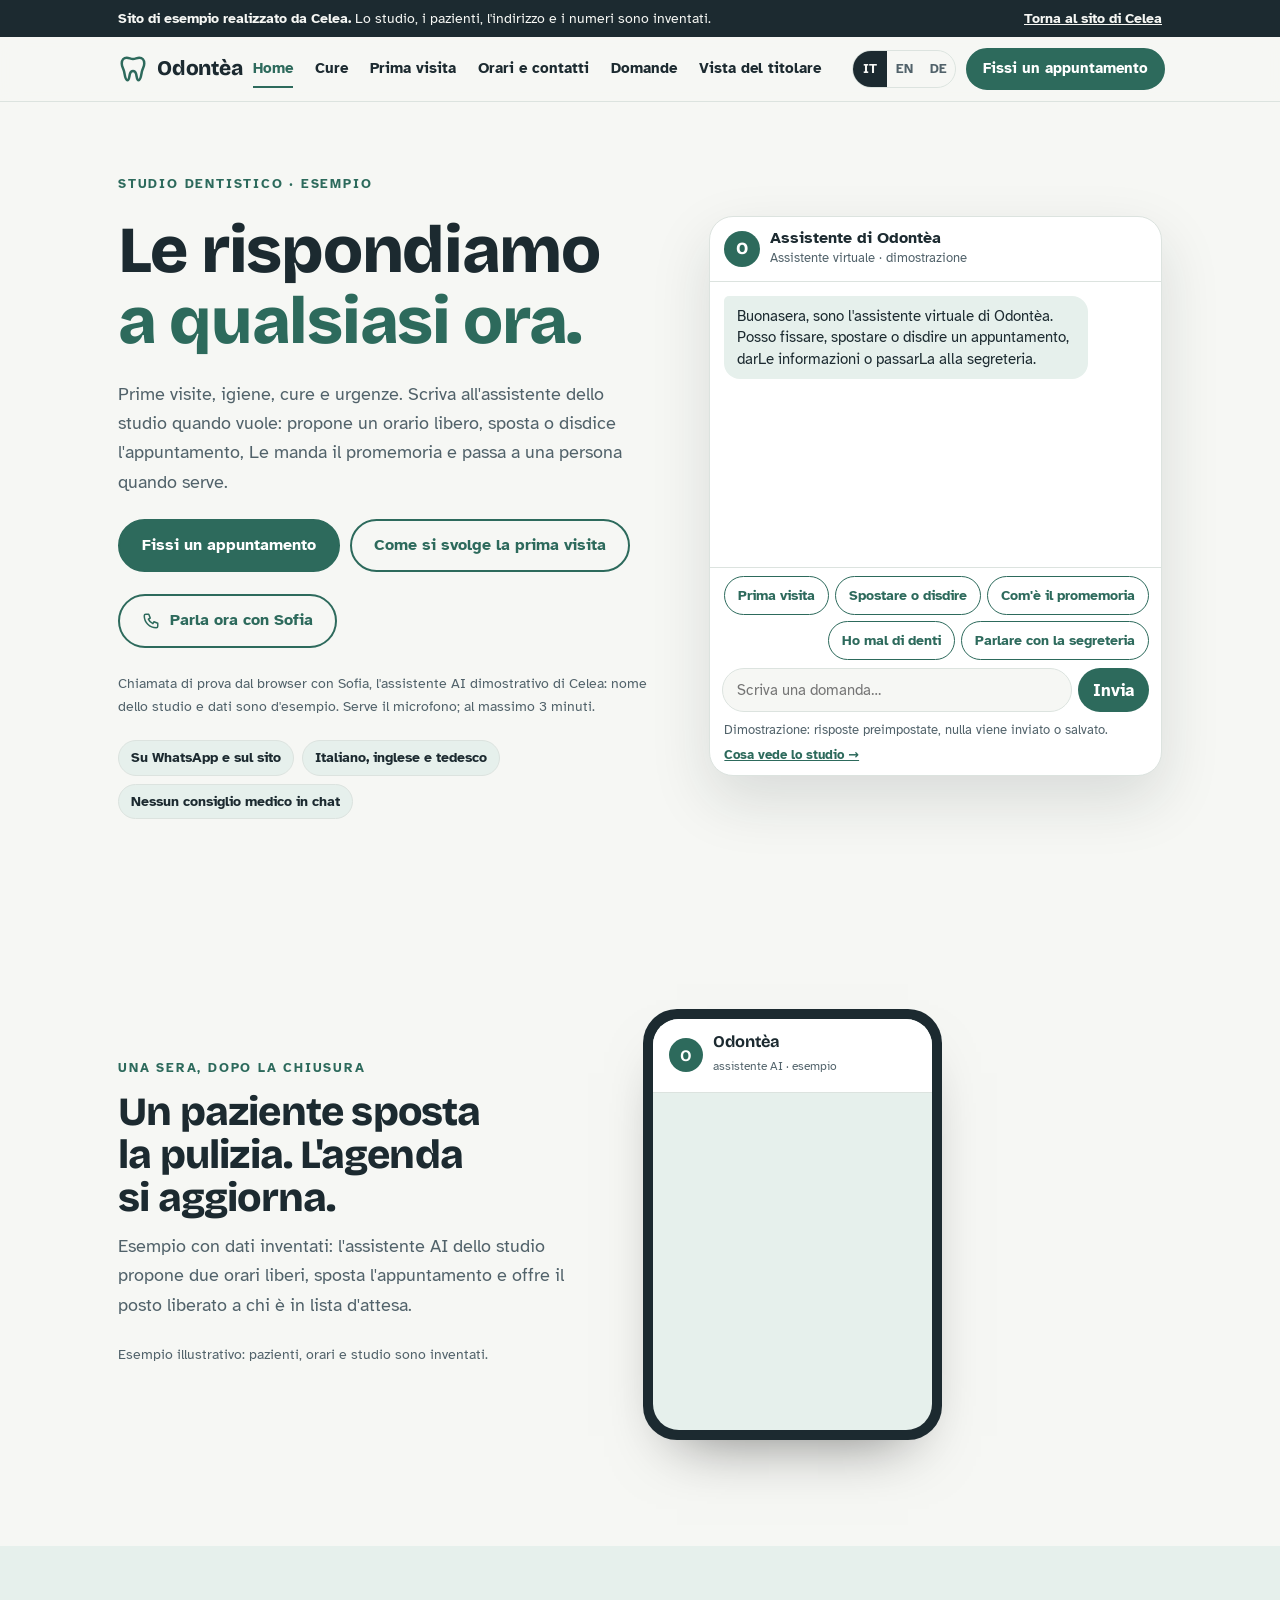
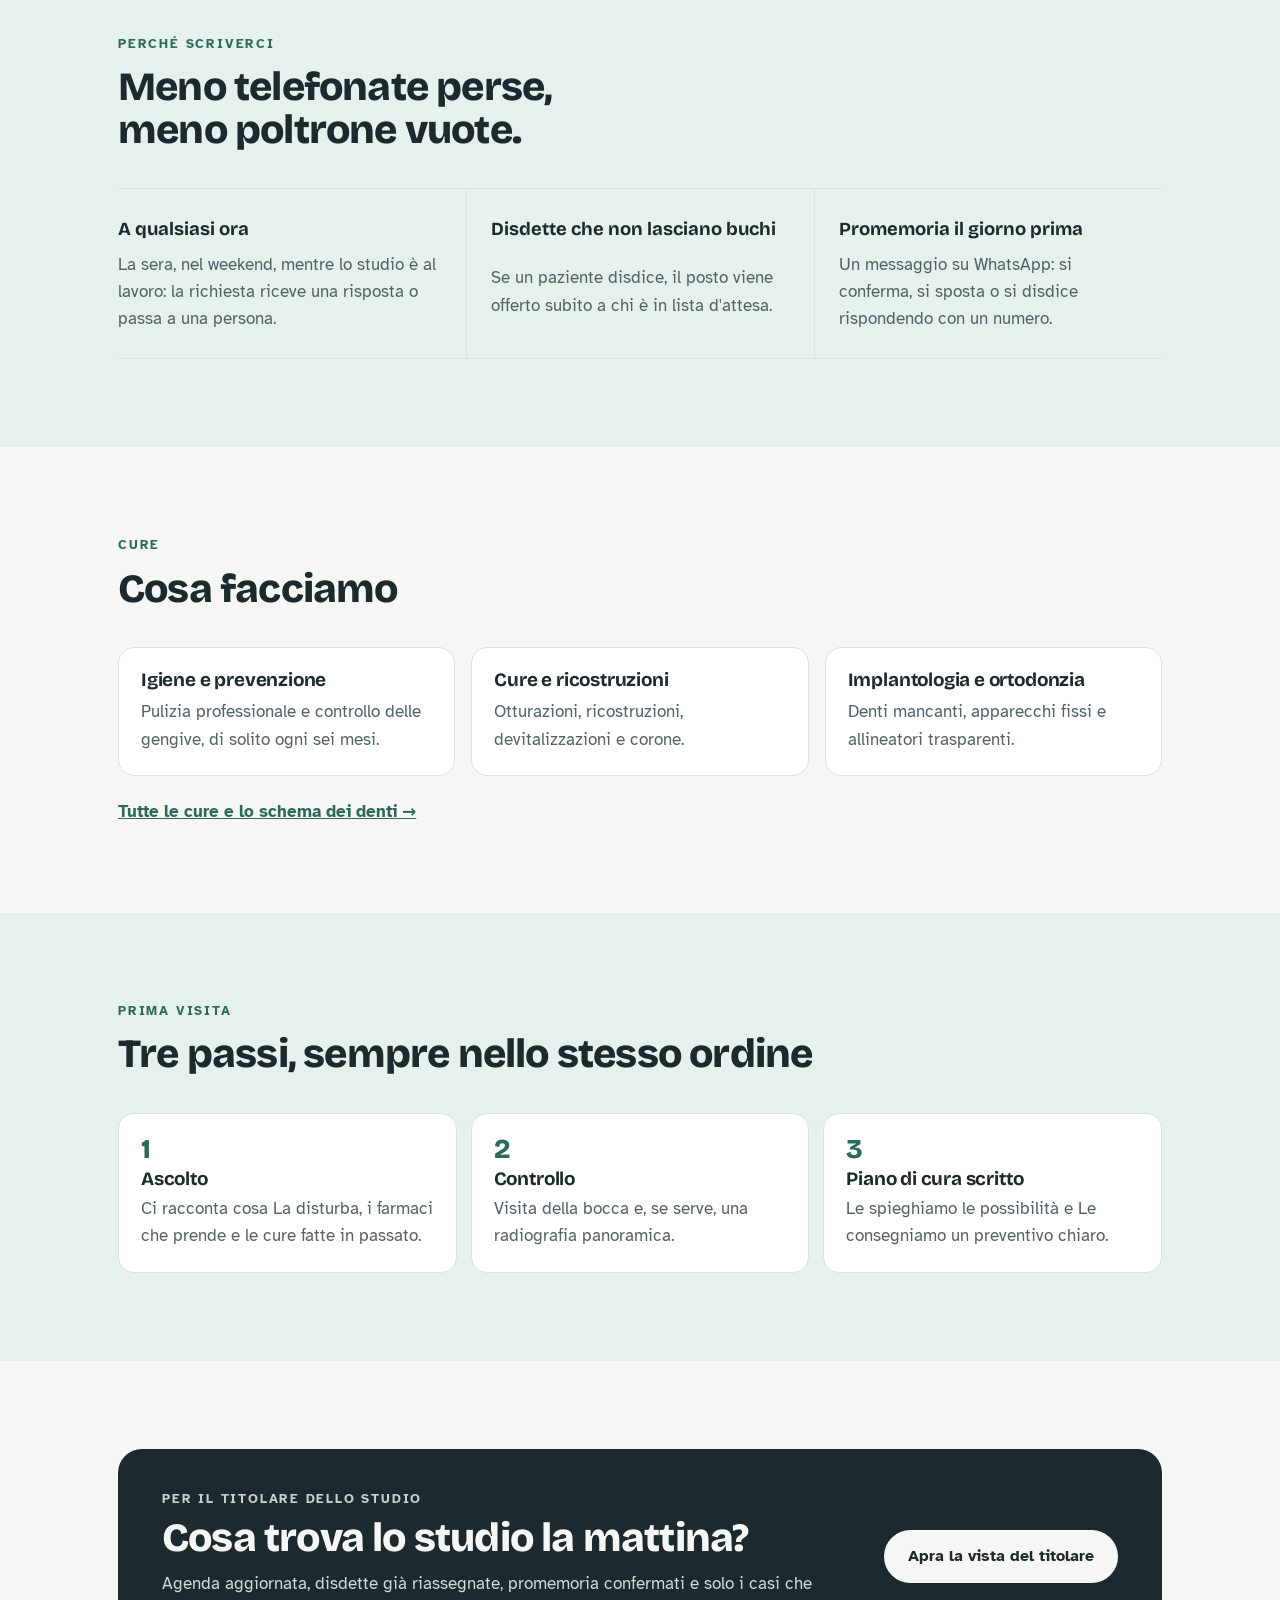
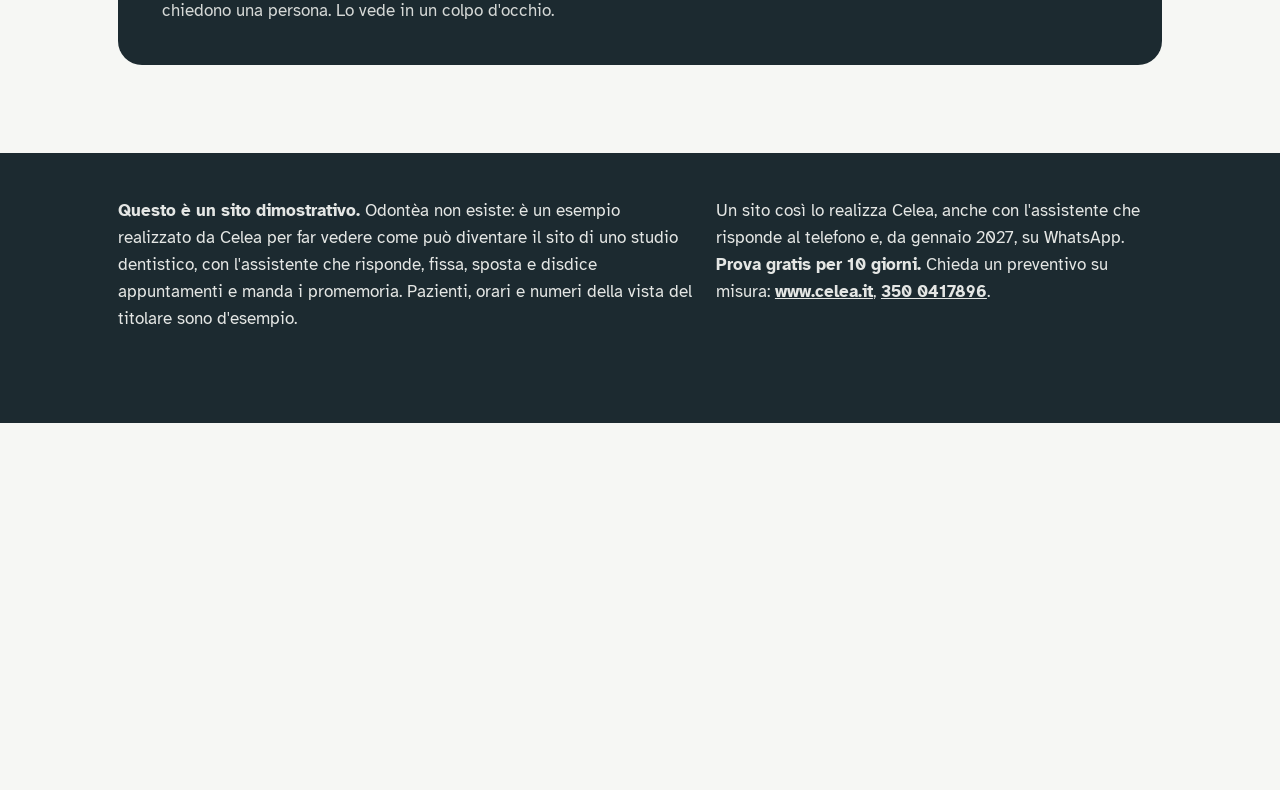
<file: odontea/index.html>
<!doctype html>
<html lang="it">
<head>
<meta charset="utf-8">
<meta name="viewport" content="width=device-width,initial-scale=1,viewport-fit=cover">
<meta name="robots" content="noindex">
<link rel="icon" href="../favicon.svg" type="image/svg+xml">
</head>
<body>
<title>Odontèa · Studio dentistico (sito di esempio)</title>
<meta name="description" content="Sito di esempio realizzato da Celea per uno studio dentistico inventato: cure, prima visita, orari, assistente virtuale che fissa, sposta e disdice appuntamenti, e la vista del titolare.">
<meta name="robots" content="noindex">
<link rel="preload" href="../fonts/bricolage-grotesque-latin-wght-normal.woff2" as="font" type="font/woff2" crossorigin>
<link rel="preload" href="../fonts/atkinson-hyperlegible-latin-400-normal.woff2" as="font" type="font/woff2" crossorigin>
<script>setTimeout(function(){document.documentElement.classList.add("r-ok")},2000)</script>
<style>
/* finché lo script non ha disegnato la pagina, fascia d'esempio e piè di pagina restano invisibili (evita il salto al caricamento) */
html:not(.r-ok) .sample,html:not(.r-ok) footer.site{visibility:hidden}
/* RESTYLING-2026-11: caratteri inclusi nel sito (licenza OFL), prima non venivano caricati */
@font-face{font-family:"Bricolage Grotesque";src:url("../fonts/bricolage-grotesque-latin-wght-normal.woff2") format("woff2");font-weight:200 800;font-style:normal;font-display:optional;unicode-range:U+0000-00FF,U+0131,U+0152-0153,U+02BB-02BC,U+02C6,U+02DA,U+02DC,U+0304,U+0308,U+0329,U+2000-206F,U+20AC,U+2122,U+2191,U+2193,U+2212,U+2215,U+FEFF,U+FFFD}
@font-face{font-family:"Bricolage Grotesque";src:url("../fonts/bricolage-grotesque-latin-ext-wght-normal.woff2") format("woff2");font-weight:200 800;font-style:normal;font-display:optional;unicode-range:U+0100-02BA,U+02BD-02C5,U+02C7-02CC,U+02CE-02D7,U+02DD-02FF,U+0304,U+0308,U+0329,U+1D00-1DBF,U+1E00-1E9F,U+1EF2-1EFF,U+2020,U+20A0-20AB,U+20AD-20C0,U+2113,U+2C60-2C7F,U+A720-A7FF}
@font-face{font-family:"Atkinson Hyperlegible";src:url("../fonts/atkinson-hyperlegible-latin-400-normal.woff2") format("woff2");font-weight:400;font-style:normal;font-display:optional;unicode-range:U+0000-00FF,U+0131,U+0152-0153,U+02BB-02BC,U+02C6,U+02DA,U+02DC,U+0304,U+0308,U+0329,U+2000-206F,U+20AC,U+2122,U+2191,U+2193,U+2212,U+2215,U+FEFF,U+FFFD}
@font-face{font-family:"Atkinson Hyperlegible";src:url("../fonts/atkinson-hyperlegible-latin-ext-400-normal.woff2") format("woff2");font-weight:400;font-style:normal;font-display:optional;unicode-range:U+0100-02BA,U+02BD-02C5,U+02C7-02CC,U+02CE-02D7,U+02DD-02FF,U+0304,U+0308,U+0329,U+1D00-1DBF,U+1E00-1E9F,U+1EF2-1EFF,U+2020,U+20A0-20AB,U+20AD-20C0,U+2113,U+2C60-2C7F,U+A720-A7FF}
@font-face{font-family:"Atkinson Hyperlegible";src:url("../fonts/atkinson-hyperlegible-latin-700-normal.woff2") format("woff2");font-weight:700;font-style:normal;font-display:optional;unicode-range:U+0000-00FF,U+0131,U+0152-0153,U+02BB-02BC,U+02C6,U+02DA,U+02DC,U+0304,U+0308,U+0329,U+2000-206F,U+20AC,U+2122,U+2191,U+2193,U+2212,U+2215,U+FEFF,U+FFFD}
@font-face{font-family:"Atkinson Hyperlegible";src:url("../fonts/atkinson-hyperlegible-latin-ext-700-normal.woff2") format("woff2");font-weight:700;font-style:normal;font-display:optional;unicode-range:U+0100-02BA,U+02BD-02C5,U+02C7-02CC,U+02CE-02D7,U+02DD-02FF,U+0304,U+0308,U+0329,U+1D00-1DBF,U+1E00-1E9F,U+1EF2-1EFF,U+2020,U+20A0-20AB,U+20AD-20C0,U+2113,U+2C60-2C7F,U+A720-A7FF}

:root{--bg:#F6F7F4;--surface:#FFFFFF;--ink:#1C2A30;--muted:#51626A;--line:#DCE3DF;--acc:#2D6A5C;--acc-ink:#FFFFFF;--acc-text:#2D6A5C;--label:#2D6A5C;--soft:#E6F0EC;--warn:#A1470F;--band:#1C2A30;--band-ink:#F6F7F4;--shadow:rgba(20,40,40,.13);--ok-bg:#D6EBE3;--ok-ink:#174A3E;--wa-bg:#0B141A;--wa-bub:#FFFFFF;--f-display:'Bricolage Grotesque',ui-sans-serif,system-ui,sans-serif;--f-body:'Atkinson Hyperlegible',ui-sans-serif,system-ui,sans-serif;--r:16px;}
@media (prefers-color-scheme: dark){:root:not([data-theme="light"]){--bg:#111A1E;--surface:#18252A;--ink:#E9EFEC;--muted:#A3B4B0;--line:#2A3B40;--acc:#7CC2AE;--acc-ink:#0F1E1A;--acc-text:#8FD1BD;--label:#8FD1BD;--soft:#1D3330;--warn:#A1470F;--band:#0A1114;--band-ink:#E9EFEC;--shadow:rgba(0,0,0,.4);--ok-bg:#1F4A3F;--ok-ink:#CFEDE3;--wa-bg:#0B141A;--wa-bub:#FFFFFF;color-scheme:dark}}
:root[data-theme="dark"]{--bg:#111A1E;--surface:#18252A;--ink:#E9EFEC;--muted:#A3B4B0;--line:#2A3B40;--acc:#7CC2AE;--acc-ink:#0F1E1A;--acc-text:#8FD1BD;--label:#8FD1BD;--soft:#1D3330;--warn:#A1470F;--band:#0A1114;--band-ink:#E9EFEC;--shadow:rgba(0,0,0,.4);--ok-bg:#1F4A3F;--ok-ink:#CFEDE3;--wa-bg:#0B141A;--wa-bub:#FFFFFF;color-scheme:dark}
*{box-sizing:border-box}
html{scroll-behavior:smooth;-webkit-text-size-adjust:100%}
@media (prefers-reduced-motion:reduce){html{scroll-behavior:auto}*{animation:none!important;transition:none!important}}
body{background:var(--bg);color:var(--ink);font-family:var(--f-body);font-size:17px;line-height:1.6;margin:0;overflow-x:hidden}
h1,h2,h3{font-family:var(--f-display);line-height:1.08;letter-spacing:var(--track,-.02em);margin:0;text-wrap:balance;font-weight:var(--w-display,800)}
h1{font-size:clamp(2.2rem,6.4vw,4.1rem)}
h2{font-size:clamp(1.65rem,4vw,2.5rem)}
h3{font-size:1.18rem;font-weight:var(--w-h3,700);letter-spacing:-.01em}
p{margin:0}
a{color:var(--acc-text)}
button{font:inherit}
:focus-visible{outline:3px solid var(--acc-text);outline-offset:3px;border-radius:6px}
.wrap{max-width:1140px;margin-inline:auto;padding-inline:16px}
@media (min-width:900px){.wrap{padding-inline:48px}}
.skip{position:absolute;left:-9999px;top:8px;z-index:100;background:var(--surface);color:var(--ink);padding:10px 14px;border-radius:10px}
.skip:focus{left:8px}
section{padding-block:64px}
@media (min-width:900px){section{padding-block:88px}}
.label{font-family:var(--f-body);font-size:.8rem;font-weight:700;letter-spacing:.14em;text-transform:uppercase;color:var(--label)}
.lead{font-size:1.14rem;color:var(--muted);max-width:60ch}
.head{display:grid;gap:12px;margin-bottom:36px;max-width:720px}
.muted{color:var(--muted)}
.small{font-size:.9rem}
.btn{display:inline-flex;align-items:center;justify-content:center;gap:8px;min-height:48px;padding:12px 22px;border-radius:999px;font-family:var(--f-body);font-weight:700;font-size:1rem;text-decoration:none;border:2px solid var(--acc);cursor:pointer;background:var(--acc);color:var(--acc-ink);text-align:center}
.btn.line{background:transparent;color:var(--acc-text);border-color:currentColor}
.btn.sm{min-height:40px;padding:7px 15px;font-size:.92rem}
.cta{display:flex;flex-wrap:wrap;gap:10px}
.alt{background:var(--soft)}

/* banda d'esempio */
.sample{background:var(--band);color:var(--band-ink);font-size:.9rem;line-height:1.45}
.sample .wrap{display:flex;flex-wrap:wrap;gap:4px 14px;align-items:center;justify-content:space-between;padding-block:8px}
.sample a{color:var(--band-ink);font-weight:700}

/* intestazione */
header.top{position:sticky;top:0;z-index:20;background:color-mix(in srgb,var(--bg) 92%,transparent);backdrop-filter:blur(10px);-webkit-backdrop-filter:blur(10px);border-bottom:1px solid var(--line)}
header.top .wrap{display:flex;align-items:center;gap:10px;min-height:64px}
.brand{display:flex;align-items:center;gap:9px;font-family:var(--f-display);font-weight:var(--w-display,800);font-size:1.3rem;color:var(--ink);text-decoration:none;margin-right:auto;white-space:nowrap;letter-spacing:-.01em}
.brand svg{width:30px;height:30px;color:var(--acc-text);flex:none}
nav.menu{display:none;gap:22px}
nav.menu a{color:var(--ink);text-decoration:none;font-weight:600;font-size:.95rem;padding:6px 0;border-bottom:2px solid transparent;white-space:nowrap}
nav.menu a[aria-current="page"]{border-color:var(--acc-text);color:var(--acc-text)}
nav.menu a .badge,.drawer-nav .badge{display:inline-block;min-width:1.4em;padding:0 5px;margin-left:5px;border-radius:999px;background:var(--warn);color:#fff;font-size:.75rem;text-align:center;line-height:1.4em}
.langs{display:flex;border:1px solid var(--line);border-radius:999px;overflow:hidden;flex:none}
.langs button{appearance:none;border:0;background:transparent;color:var(--muted);font-weight:700;font-size:.8rem;padding:7px 8px;cursor:pointer;min-width:34px;min-height:36px}
.langs button[aria-pressed="true"]{background:var(--ink);color:var(--bg)}
.menu-btn{appearance:none;border:1px solid var(--line);background:var(--surface);color:var(--ink);border-radius:999px;width:40px;height:40px;padding:0;display:grid;place-items:center;cursor:pointer;flex:none}
@media (max-width:400px){.brand{font-size:1.1rem;gap:6px}.brand svg{width:24px;height:24px}.langs button{min-width:30px;padding:6px 4px}header.top .wrap{gap:6px}}
.hcta{display:none}
@media (min-width:1020px){nav.menu{display:flex}.menu-btn{display:none}}
@media (min-width:640px){.hcta{display:inline-flex}}
.drawer-nav{display:none;border-top:1px solid var(--line);background:var(--bg)}
.drawer-nav.open{display:block}
.drawer-nav a{display:block;padding:14px 16px;border-bottom:1px solid var(--line);color:var(--ink);text-decoration:none;font-weight:700}
.drawer-nav a[aria-current="page"]{color:var(--acc-text)}

/* hero */
.hero{padding-block:44px 64px}
.hero .wrap{display:grid;gap:36px;grid-template-columns:minmax(0,1fr)}
@media (min-width:960px){.hero .wrap{grid-template-columns:1.08fr .92fr;align-items:center;gap:60px}.hero{padding-block:72px 96px}}
.hero-text{display:grid;gap:22px;min-width:0}
.hero h1 em{font-style:normal;color:var(--acc-text)}
.facts{display:flex;flex-wrap:wrap;gap:8px;list-style:none;padding:0;margin:0}
.facts li{background:var(--soft);border:1px solid var(--line);border-radius:999px;padding:5px 12px;font-size:.9rem;font-weight:700}

/* chat */
.chat{background:var(--surface);border:1px solid var(--line);border-radius:24px;display:flex;flex-direction:column;height:560px;max-height:82vh;min-width:0;overflow:hidden;box-shadow:0 24px 60px var(--shadow)}
.chat-h{display:flex;gap:10px;align-items:center;padding:12px 14px;border-bottom:1px solid var(--line)}
.avatar{width:36px;height:36px;border-radius:50%;background:var(--acc);color:var(--acc-ink);display:grid;place-items:center;font-weight:800;font-family:var(--f-display);flex:none}
.chat-h .who{min-width:0;flex:1}
.chat-h b{display:block;line-height:1.2;font-size:.98rem}
.chat-h small{color:var(--muted);font-size:.8rem;display:block}
.chat-h .x{appearance:none;border:0;background:transparent;color:var(--ink);font-size:1.5rem;line-height:1;cursor:pointer;padding:4px 8px;border-radius:8px}
.log{flex:1;overflow-y:auto;padding:14px;display:flex;flex-direction:column;gap:8px;overscroll-behavior:contain}
.m{max-width:86%;padding:9px 13px;border-radius:16px;font-size:.96rem;line-height:1.42;overflow-wrap:anywhere;white-space:pre-line}
.m.a{align-self:flex-start;background:var(--soft);border-top-left-radius:5px}
.m.u{align-self:flex-end;background:var(--acc);color:var(--acc-ink);border-top-right-radius:5px}
.m.s{align-self:center;background:transparent;border:1px dashed var(--line);color:var(--muted);font-size:.83rem;text-align:center;max-width:94%}
.m.r{align-self:flex-start;background:var(--surface);border:1px solid var(--line);border-left:4px solid var(--acc-text);border-radius:12px;max-width:92%}
.m.r .tag{display:block;font-size:.75rem;font-weight:700;letter-spacing:.08em;text-transform:uppercase;color:var(--label);margin-bottom:3px}
.typing{align-self:flex-start;color:var(--muted);font-size:.85rem;padding:2px 6px}
.opts{display:flex;flex-wrap:wrap;gap:6px;padding:8px 12px;justify-content:flex-end;border-top:1px solid var(--line)}
.opts button{appearance:none;border:1.5px solid var(--acc-text);background:var(--surface);color:var(--acc-text);border-radius:999px;padding:7px 13px;font-size:.9rem;font-weight:700;cursor:pointer;min-height:38px}
.opts button:hover{background:var(--soft)}
.chat form{display:flex;gap:6px;padding:0 12px 8px}
.chat input{flex:1;min-width:0;border:1px solid var(--line);background:var(--bg);color:var(--ink);border-radius:999px;padding:9px 14px;font:inherit;font-size:.95rem}
.chat form button{appearance:none;border:0;background:var(--acc);color:var(--acc-ink);border-radius:999px;padding:0 15px;font-weight:700;cursor:pointer;min-height:40px}
.chat-note{font-size:.8rem;color:var(--muted);padding:0 14px 10px;display:flex;flex-wrap:wrap;justify-content:space-between;gap:4px 12px}
.chat-note a{font-weight:700}
.fab{position:fixed;right:16px;bottom:16px;z-index:30;display:none;align-items:center;gap:8px;border:0;background:var(--acc);color:var(--acc-ink);border-radius:999px;padding:13px 18px;font-weight:700;box-shadow:0 10px 30px var(--shadow);cursor:pointer}
.fab.show{display:inline-flex}
.dock{position:fixed;inset:auto 16px 16px auto;z-index:40;width:min(400px,calc(100vw - 32px))}
.dock .chat{height:min(600px,calc(100dvh - 32px));max-height:none}
@media (max-width:600px){.dock{inset:0;width:auto}.dock .chat{height:100dvh;border-radius:0;border:0}}

/* blocchi comuni */
.grid2{display:grid;gap:28px}
@media (min-width:860px){.grid2{grid-template-columns:1fr 1fr;gap:56px}}
.grid3{display:grid;gap:16px}
@media (min-width:760px){.grid3{grid-template-columns:repeat(3,1fr)}}
.card{background:var(--surface);border:1px solid var(--line);border-radius:var(--r,18px);padding:22px;display:grid;gap:8px;align-content:start;min-width:0}
.card p{color:var(--muted)}
.list{display:grid;border-top:1px solid var(--line)}
@media (min-width:760px){.list{grid-template-columns:1fr 1fr;column-gap:48px}}
.list>div{display:grid;gap:4px;padding:18px 0;border-bottom:1px solid var(--line)}
.list p{color:var(--muted)}
.steps{list-style:none;margin:0;padding:0;display:grid;gap:14px;counter-reset:s}
@media (min-width:860px){.steps{grid-template-columns:repeat(3,1fr)}}
.steps li{background:var(--surface);border:1px solid var(--line);border-radius:var(--r,18px);padding:22px;display:grid;gap:6px;align-content:start}
.steps li::before{counter-increment:s;content:counter(s);font-family:var(--f-display);font-weight:var(--w-display,800);font-size:1.7rem;color:var(--acc-text);line-height:1}
.steps p{color:var(--muted)}
table{border-collapse:collapse;width:100%;font-variant-numeric:tabular-nums}
td,th{text-align:left;padding:11px 0;border-bottom:1px solid var(--line);vertical-align:top}
th{font-weight:700;padding-right:12px}
td:last-child{text-align:right}
.kv{display:grid;gap:4px}
.kv .v{font-weight:700}
.note{border-left:4px solid var(--warn);padding:12px 16px;background:var(--surface);border-radius:0 12px 12px 0}
.faq{display:grid;border-top:1px solid var(--line);max-width:820px}
.faq details{border-bottom:1px solid var(--line)}
.faq summary{cursor:pointer;padding:18px 0;font-weight:700;font-size:1.05rem;list-style-position:outside}
.faq .ans{padding-bottom:18px;color:var(--muted);max-width:68ch}
.band-cta{display:grid;gap:18px;align-items:center;background:var(--ink);color:var(--bg);border-radius:24px;padding:32px 24px}
.band-cta p{opacity:.85}
.band-cta .btn{background:var(--bg);color:var(--ink);border-color:var(--bg)}
@media (min-width:860px){.band-cta{grid-template-columns:1fr auto;padding:40px 44px}}
.strip{display:grid;gap:0;border-block:1px solid var(--line)}
@media (min-width:760px){.strip{grid-template-columns:repeat(3,1fr)}}
.strip>div{padding:22px 0;display:grid;gap:6px}
@media (min-width:760px){.strip>div{padding:26px 24px}.strip>div+div{border-left:1px solid var(--line)}.strip>div:first-child{padding-left:0}}
.strip b{font-family:var(--f-display);font-size:1.15rem;font-weight:var(--w-h3,700)}
.strip p{color:var(--muted)}

/* vista del titolare */
.owner-top{display:grid;gap:10px;margin-bottom:28px}
.ex{display:inline-block;background:var(--soft);border:1px dashed var(--line);border-radius:999px;padding:4px 12px;font-size:.85rem;color:var(--muted);font-weight:700;justify-self:start}
.kpis{display:grid;grid-template-columns:repeat(2,minmax(0,1fr));gap:12px;margin-bottom:28px}
@media (min-width:860px){.kpis{grid-template-columns:repeat(4,1fr)}}
.kpi{background:var(--surface);border:1px solid var(--line);border-radius:16px;padding:16px;display:grid;gap:2px}
.kpi b{font-family:var(--f-display);font-size:2rem;line-height:1.1;font-variant-numeric:tabular-nums}
.kpi span{color:var(--muted);font-size:.9rem;line-height:1.35}
.panel{background:var(--surface);border:1px solid var(--line);border-radius:20px;padding:20px;display:grid;gap:12px;align-content:start;min-width:0}
.panel h3{font-size:1.1rem}
.rows{display:grid}
.row{display:grid;grid-template-columns:auto 1fr;gap:4px 12px;padding:11px 0;border-bottom:1px solid var(--line);align-items:start}
.row:last-child{border-bottom:0}
.row time{font-variant-numeric:tabular-nums;font-weight:700;color:var(--muted);min-width:3.2em}
.row .t{min-width:0}
.row .t small{display:block;color:var(--muted);font-size:.86rem}
.pill{display:inline-block;border-radius:999px;padding:1px 9px;font-size:.78rem;font-weight:700;margin:2px 4px 0 0;border:1px solid var(--line)}
.pill.ok{background:var(--ok-bg);color:var(--ok-ink);border-color:transparent}
.pill.wait{background:var(--soft);color:var(--ink)}
.pill.alert{background:var(--warn);color:#fff;border-color:transparent}
.owner-grid{display:grid;gap:16px}
@media (min-width:960px){.owner-grid{grid-template-columns:1.2fr .8fr}}
.phone{background:var(--ink);border-radius:30px;padding:12px;max-width:330px;width:100%;justify-self:center}
.phone .scr{background:var(--wa-bg);border-radius:22px;padding:14px;display:grid;gap:8px;min-height:300px;align-content:start}
.phone .bub{background:var(--wa-bub);color:#1b1b1b;border-radius:12px;border-top-left-radius:4px;padding:9px 11px;font-size:.9rem;line-height:1.4;max-width:92%;box-shadow:0 1px 1px rgba(0,0,0,.08);white-space:pre-line}
.phone .me{justify-self:end;background:#D9FDD3;border-top-left-radius:12px;border-top-right-radius:4px}
.phone .who{color:#e9edef;font-size:.85rem;font-weight:700;padding:2px 4px 6px}
.live:empty::before{content:attr(data-empty);color:var(--muted);font-size:.92rem}

footer.site{background:var(--band);color:var(--band-ink);padding-block:44px 90px}
footer.site .wrap{display:grid;gap:14px}
footer.site p{max-width:74ch;opacity:.92}
footer.site a{color:var(--band-ink);font-weight:700}
footer.site .cols{display:grid;gap:18px}
@media (min-width:860px){footer.site .cols{grid-template-columns:1.3fr 1fr}}
[tabindex="-1"]:focus{outline:none}
.phone{align-self:start}
.hcta{white-space:nowrap}
@media (min-width:1020px) and (max-width:1239px){.hcta{display:none}}

.arch{overflow-x:auto;min-width:0}.arch svg{display:block;width:100%;max-width:560px;height:auto}.arch text{font-family:var(--f-body);font-size:11px;fill:var(--muted)}.arch rect{fill:var(--surface);stroke:var(--line)}.arch rect.on{fill:var(--acc);stroke:var(--acc)}.arch text.on{fill:var(--acc-ink);font-weight:700}.arch g{cursor:pointer}.fdi-out{font-size:1rem;color:var(--muted);min-height:3.2em;margin-top:8px}.fdi-out b{color:var(--ink)}

/* Siti di esempio di Celea · aggiunte del restyling 2026-11 (scena animata e «Parla ora»).
   Usa i colori e i caratteri di ogni demo (variabili --acc, --surface, --soft, --ink, --muted, --line, --f-display, --f-body):
   ogni demo resta con la sua identità. */
.scena-demo .scena-grid{display:grid;gap:28px;align-items:center}
@media (min-width:900px){.scena-demo .scena-grid{grid-template-columns:.95fr 1.05fr;gap:56px}}
.sc-stage{position:relative;display:grid;justify-items:center;padding:6px 0 18px}
.sc-phone{width:min(330px,100%);border-radius:34px;background:var(--ink);padding:10px;box-shadow:0 30px 60px -34px rgba(0,0,0,.55)}
.sc-screen{border-radius:26px;overflow:hidden;background:var(--soft);display:flex;flex-direction:column;min-height:400px}
.sc-bar{display:flex;align-items:center;gap:10px;padding:14px 16px;background:var(--surface);border-bottom:1px solid var(--line)}
.sc-av{width:34px;height:34px;border-radius:50%;display:grid;place-items:center;background:var(--acc);color:var(--acc-ink);font:700 1rem var(--f-display);flex:none}
.sc-bar b{font-family:var(--f-display);font-size:1.02rem;color:var(--ink);display:block;line-height:1.1}
.sc-bar small{font-size:.78rem;color:var(--muted)}
.sc-msgs{list-style:none;margin:0;padding:14px 12px;display:flex;flex-direction:column;gap:8px;flex:1;justify-content:flex-end}
.sc-msgs li{max-width:86%;padding:9px 12px;border-radius:16px;font-size:.9rem;line-height:1.38;color:var(--ink)}
.sc-msgs .me{align-self:flex-end;background:var(--surface);border-bottom-right-radius:5px;box-shadow:0 1px 0 rgba(0,0,0,.05)}
.sc-msgs .ai{align-self:flex-start;background:var(--acc);color:var(--acc-ink);border-bottom-left-radius:5px}
.sc-msgs .ai b{display:block;font-size:.68rem;letter-spacing:.08em;text-transform:uppercase;opacity:.85;margin-bottom:2px}
.sc-card{position:relative;z-index:2;width:min(300px,92%);margin-top:-46px;background:var(--surface);border:1px solid var(--line);border-radius:16px;padding:12px 14px;box-shadow:0 18px 40px -26px rgba(0,0,0,.5)}
.sc-k{font:700 .78rem var(--f-body);letter-spacing:.08em;text-transform:uppercase;color:var(--label,var(--acc-text));margin:0 0 6px}
.sc-row{display:grid;grid-template-columns:48px 1fr;gap:10px;align-items:center;min-height:38px;border-top:1px dashed var(--line)}
.sc-row time{font:700 .82rem var(--f-body);color:var(--muted);font-variant-numeric:tabular-nums}
.sc-row i{display:block;height:8px;border-radius:4px;background:var(--soft);width:60%}
.sc-ev{display:block;margin:5px 0;padding:6px 10px;border-radius:10px;background:var(--soft);border-left:4px solid var(--acc);font-weight:700;font-size:.9rem;color:var(--ink)}
.sc-ev small{display:block;font-weight:600;font-size:.76rem;color:var(--muted)}
.sc-chip{position:relative;z-index:3;margin-top:10px;display:inline-flex;align-items:center;gap:8px;padding:7px 12px;border-radius:999px;background:var(--surface);border:1px solid var(--line);font-size:.84rem;font-weight:700;color:var(--ink);box-shadow:0 10px 24px -18px rgba(0,0,0,.5)}
.sc-chip::before{content:"";width:8px;height:8px;border-radius:50%;background:var(--acc)}
.sc-nota{font-size:.86rem;color:var(--muted);margin-top:12px}
@media (min-width:900px){.sc-stage{grid-template-columns:auto auto;justify-content:center;align-items:end}.sc-card{margin:0 0 54px -40px}.sc-chip{position:absolute;right:0;top:10px;margin:0}}
/* passi: senza JavaScript o con «riduci movimento» resta il fotogramma finale */
.sc-stage.playing [data-at]{transition:opacity .45s ease,transform .55s cubic-bezier(.2,.7,.2,1)}
.sc-stage.playing [data-at]:not(.on){opacity:0;transform:translateY(10px)}
/* «Parla ora» con l'assistente della demo */
.btn.parla{gap:10px}
.btn.parla svg{width:18px;height:18px}
.parla-msg{font-size:.86rem;color:var(--muted);margin-top:8px;min-height:1.2em}
@media (prefers-reduced-motion:reduce){.sc-stage [data-at]{opacity:1!important;transform:none!important}}
</style>
<a class="skip" id="skip" href="#home">Vai al contenuto</a>
<div class="sample" role="note"><div class="wrap"><span id="band"></span><a id="back" href="https://www.celea.it/">Torna al sito di Celea</a></div></div>
<svg width="0" height="0" style="position:absolute" aria-hidden="true"><symbol id="logo" viewBox="0 0 24 24"><path d="M7 3c-2.5 0-4 2-4 4.5 0 3 1.5 4 2 7s1 6.5 2.5 6.5 1.5-3 2-5 1-2.5 2.5-2.5 2 .5 2.5 2.5.5 5 2 5 2-3.5 2.5-6.5 2-4 2-7C21 5 19.5 3 17 3c-2 0-3 1-5 1S9 3 7 3z" fill="none" stroke="currentColor" stroke-width="2" stroke-linejoin="round"/></symbol></svg>
<header class="top">
  <div class="wrap">
    <a class="brand" href="#home" data-go="home"><svg aria-hidden="true"><use href="#logo"/></svg>Odontèa</a>
    <nav class="menu" id="nav" aria-label="Menu"></nav>
    <div class="langs" id="langs" role="group"><button type="button" data-l="it" lang="it" aria-label="Italiano">IT</button><button type="button" data-l="en" lang="en" aria-label="English">EN</button><button type="button" data-l="de" lang="de" aria-label="Deutsch">DE</button></div>
    <button class="menu-btn" id="menu-btn" type="button" aria-expanded="false" aria-controls="drawer-nav" aria-label="Menu"><svg width="20" height="20" viewBox="0 0 24 24" aria-hidden="true"><path d="M4 7h16M4 12h16M4 17h16" stroke="currentColor" stroke-width="2" stroke-linecap="round"/></svg></button>
    <a class="btn sm hcta" id="hcta" href="#home" data-chat="start">Chat</a>
  </div>
  <nav class="drawer-nav" id="drawer-nav" aria-label="Menu"></nav>
</header>
<main id="main" tabindex="-1"></main>
<div id="chat-park" hidden></div>
<div class="dock" id="dock" hidden>
  <div class="chat" id="chat">
    <div class="chat-h"><span class="avatar" aria-hidden="true">O</span><div class="who"><b id="chat-name"></b><small id="chat-sub"></small></div><button class="x" id="chat-x" type="button" hidden>×</button></div>
    <div class="log" id="log" role="log" aria-live="polite"></div>
    <div class="opts" id="opts"></div>
    <form id="chat-form" autocomplete="off"><input id="chat-input" type="text" maxlength="200"><button id="chat-send" type="submit">Invia</button></form>
    <p class="chat-note"><span id="chat-note"></span><a id="chat-owner" href="#titolare" data-go="titolare"></a></p>
  </div>
</div>
<button class="fab" id="fab" type="button"><svg width="18" height="18" viewBox="0 0 24 24" aria-hidden="true"><path d="M4 5h16v11H9l-5 4z" fill="none" stroke="currentColor" stroke-width="2" stroke-linejoin="round"/></svg><span id="fab-t">Chat</span></button>
<footer class="site" id="foot"></footer>
<script>
window.SITE={i18n:{}};
(function(){
var CELEA="https://www.celea.it/";

/* ======================= ITALIANO ======================= */
SITE.i18n.it={
band:"<b>Sito di esempio realizzato da Celea.</b> Lo studio, i pazienti, l'indirizzo e i numeri sono inventati.",
back:"Torna al sito di Celea",
cta:"Fissi un appuntamento",
nav:[["home","Home"],["cure","Cure"],["prima-visita","Prima visita"],["studio","Orari e contatti"],["domande","Domande"],["titolare","Vista del titolare"]],
titles:{home:"Odontèa · Studio dentistico (sito di esempio)",cure:"Cure · Odontèa (esempio)","prima-visita":"Prima visita · Odontèa (esempio)",studio:"Orari e contatti · Odontèa (esempio)",domande:"Domande · Odontèa (esempio)",titolare:"Vista del titolare · Odontèa (esempio)"},
desc:{home:"Sito di esempio di Celea per uno studio dentistico inventato: l'assistente virtuale fissa, sposta e disdice appuntamenti a qualsiasi ora e manda i promemoria.",titolare:"Cosa trova il titolare la mattina: agenda, disdette riassegnate dalla lista d'attesa, promemoria confermati. Dati d'esempio."},
ui:{menu:"Menu",skip:"Vai al contenuto",fab:"Scriva allo studio",placeholder:"Scriva una domanda…",send:"Invia",close:"Chiudi la chat",typing:"sta scrivendo…",demoNote:"Dimostrazione: risposte preimpostate, nulla viene inviato o salvato.",ownerLink:"Cosa vede lo studio →",liveEmpty:"Ancora nulla: provi la chat (per esempio «Spostare o disdire») e torni qui.",livePill:"dalla chat di questa pagina",newEvents:"novità per lo studio",langs:"Lingua"},
chat:{name:"Assistente di Odontèa",sub:"Assistente virtuale · dimostrazione",fb:"fb",
end:[["Ricomincia","start"],["Cosa vede lo studio","__owner"]],
kw:[[/prezz|cost[oai]|quanto (cost|vien|si paga|pago)|tariff|preventiv|provvig|commission/i,"pz"],[/disdi|annull|cancell|non posso venire/i,"dd"],[/spost|cambiar|rinvi/i,"sd"],[/promemoria|ricord/i,"pr"],[/male|dolor|urgen|gonfi|rott/i,"ur"],[/orari|aperti|apert|chiuso|sabato/i,"or"],[/dove|indirizz|parchegg|arrivare/i,"dv"],[/segreteria|persona|operat|parlare|richiam|umano/i,"se"],[/prima visita|appuntament|prenot|visita|pulizia|igiene/i,"pv"],[/english|deutsch|inglese|tedesco/i,"lg"]],
flows:{
start:{a:["%HI%, sono l'assistente virtuale di Odontèa. Posso fissare, spostare o disdire un appuntamento, darLe informazioni o passarLa alla segreteria."],o:[["Prima visita","pv"],["Spostare o disdire","sd"],["Com'è il promemoria","pr"],["Ho mal di denti","ur"],["Parlare con la segreteria","se"]]},
fb:{a:["Mi scusi, sono un assistente dimostrativo con risposte preimpostate e non ho capito la richiesta. Posso aiutarLa con una di queste:"],o:[["Prima visita","pv"],["Spostare o disdire","sd"],["Orari","or"],["Parlare con la segreteria","se"]]},
pv:{u:"Vorrei prenotare una prima visita.",a:["Con piacere. Preferisce la mattina o il pomeriggio?"],o:[["Mattina","pvm"],["Pomeriggio","pvp"]]},
pvm:{u:"Mattina",a:["Ho libero martedì alle 9:30 oppure giovedì alle 11:30. Quale preferisce?"],o:[["Martedì 9:30","ok1"],["Giovedì 11:30","ok2"]]},
pvp:{u:"Pomeriggio",a:["Ho libero lunedì alle 15:00 oppure mercoledì alle 17:30. Quale preferisce?"],o:[["Lunedì 15:00","ok3"],["Mercoledì 17:30","ok4"]]},
ok1:{u:"Martedì 9:30",a:["Fatto: prima visita martedì alle 9:30. Mi lascia nome e cognome per l'agenda?","Grazie. Il giorno prima Le arriva un promemoria su WhatsApp: potrà confermare, spostare o disdire con un solo messaggio."],s:"Appuntamento inserito nell'agenda dello studio",log:"Prima visita prenotata · martedì 9:30 · promemoria programmato"},
ok2:{u:"Giovedì 11:30",a:["Fatto: prima visita giovedì alle 11:30. Il giorno prima Le arriva un promemoria su WhatsApp: potrà confermare, spostare o disdire con un solo messaggio."],s:"Appuntamento inserito nell'agenda dello studio",log:"Prima visita prenotata · giovedì 11:30 · promemoria programmato"},
ok3:{u:"Lunedì 15:00",a:["Fatto: prima visita lunedì alle 15:00. Il giorno prima Le arriva un promemoria su WhatsApp: potrà confermare, spostare o disdire con un solo messaggio."],s:"Appuntamento inserito nell'agenda dello studio",log:"Prima visita prenotata · lunedì 15:00 · promemoria programmato"},
ok4:{u:"Mercoledì 17:30",a:["Fatto: prima visita mercoledì alle 17:30. Il giorno prima Le arriva un promemoria su WhatsApp: potrà confermare, spostare o disdire con un solo messaggio."],s:"Appuntamento inserito nell'agenda dello studio",log:"Prima visita prenotata · mercoledì 17:30 · promemoria programmato"},
sd:{u:"Ho un appuntamento giovedì alle 11:00 per l'igiene.",a:["L'ho trovato: igiene, giovedì alle 11:00. Vuole spostarlo o disdirlo?"],o:[["Spostarlo","sp"],["Disdirlo","dd"]]},
sp:{u:"Vorrei spostarlo.",a:["Nessun problema. Posso proporLe venerdì alle 10:00 oppure lunedì alle 16:30."],o:[["Venerdì 10:00","sp1"],["Lunedì 16:30","sp2"]]},
sp1:{u:"Venerdì 10:00",a:["Spostato a venerdì alle 10:00. Il posto di giovedì alle 11:00 è stato offerto al primo paziente in lista d'attesa."],s:"Agenda aggiornata · lista d'attesa avvisata su WhatsApp",log:"Igiene spostata da giovedì 11:00 a venerdì 10:00 · posto offerto alla lista d'attesa"},
sp2:{u:"Lunedì 16:30",a:["Spostato a lunedì alle 16:30. Il posto di giovedì alle 11:00 è stato offerto al primo paziente in lista d'attesa."],s:"Agenda aggiornata · lista d'attesa avvisata su WhatsApp",log:"Igiene spostata da giovedì 11:00 a lunedì 16:30 · posto offerto alla lista d'attesa"},
dd:{u:"Vorrei disdirlo.",a:["D'accordo. Prima di disdire: preferisce che Le proponga un altro giorno? Spesso è più comodo che ricominciare da capo."],o:[["Disdico comunque","dd1"],["Allora lo sposto","sp"]]},
dd1:{u:"Disdico comunque.",a:["Fatto: l'appuntamento di giovedì alle 11:00 è disdetto. Il posto è stato offerto subito al primo paziente in lista d'attesa, così non resta vuoto.","Vuole che Le ricordi tra un mese di fissare una nuova igiene?"],s:"Disdetta registrata · posto offerto alla lista d'attesa",log:"Disdetta: igiene di giovedì 11:00 · posto offerto al primo in lista d'attesa",o:[["Sì, grazie","dd2"],["No, grazie","dd3"]]},
dd2:{u:"Sì, grazie.",a:["Perfetto: tra un mese Le scrivo su WhatsApp con due orari liberi. A presto!"],log:"Ricontatto programmato tra un mese per una nuova igiene"},
dd3:{u:"No, grazie.",a:["Va bene. Quando vuole, mi scriva qui o su WhatsApp, a qualsiasi ora. A presto!"]},
pr:{u:"Com'è il promemoria?",r:["Esempio del messaggio che il paziente riceve su WhatsApp il giorno prima","Promemoria di Odontèa: domani, giovedì, alle 11:00 ha l'appuntamento per l'igiene in Via dell'Esempio 12.\nRisponda 1 per confermare, 2 per spostare, 3 per disdire.","WhatsApp · il giorno prima"],a:["Il paziente risponde con un numero. Provi Lei:"],o:[["1 · Confermo","pr1"],["2 · Sposto","sp"],["3 · Disdico","dd1"]]},
pr1:{u:"1",a:["Grazie, appuntamento confermato. A domani alle 11:00!"],s:"Conferma registrata in agenda",log:"Promemoria: igiene di giovedì 11:00 confermata dal paziente"},
ur:{u:"Ho mal di denti da ieri.",a:["Mi dispiace. Non posso dare consigli medici: per dolore forte o gonfiore La passo subito al dentista reperibile dello studio.","Intanto posso riservarLe il primo posto per le urgenze di domani alle 9:00. Va bene?"],o:[["Sì, grazie","ur1"],["Preferisco essere richiamato","se1"]]},
ur1:{u:"Sì, grazie.",a:["Riservato domani alle 9:00. Ho avvisato lo studio che si tratta di un dolore, così La aspettano."],s:"Urgenza segnalata allo studio",log:"Urgenza: dolore da ieri · primo posto domani 9:00 · studio avvisato"},
se:{u:"Posso parlare con la segreteria?",a:["Certo. Preferisce essere richiamato o ricevere la risposta qui?"],o:[["Richiamatemi","se1"],["Rispondete qui","se2"]]},
se1:{u:"Richiamatemi.",a:["D'accordo: la segreteria La richiama nel primo orario di apertura, con il riepilogo della conversazione già davanti."],s:"Richiesta passata alla segreteria",log:"Da richiamare: il paziente chiede di parlare con la segreteria"},
se2:{u:"Rispondete qui.",a:["D'accordo: la segreteria Le risponde qui appena possibile, in orario di studio."],s:"Richiesta passata alla segreteria",log:"Da rispondere in chat: domanda per la segreteria"},
or:{a:["Lo studio è aperto dal lunedì al giovedì 9:00–13:00 e 14:30–19:00, il venerdì 9:00–13:00 e 14:30–17:00, il sabato 9:00–12:30 solo per l'igiene. Io rispondo a qualsiasi ora."]},
pz:{a:["Per le cure dello studio (esempio) il costo dipende dal trattamento: dopo la prima visita si riceve un preventivo scritto.","Per il servizio di Celea che vede in questa dimostrazione: Celea prepara un preventivo su misura e si può provare gratis per 10 giorni. Chieda un preventivo su misura: www.celea.it, 350 0417896."],o:[["Ricomincia","start"]]},
dv:{a:["Lo studio è in Via dell'Esempio 12 (indirizzo inventato), con ingresso senza gradini e ascensore. Vuole fissare un appuntamento?"],o:[["Sì","pv"],["No, grazie","start"]]},
lg:{a:["Rispondo in italiano, inglese e tedesco: può scrivermi nella lingua che preferisce. In studio Le diamo anche il piano di cura per iscritto."]}
}},
pages:{
home:`<section class="hero"><div class="wrap">
<div class="hero-text"><p class="label">Studio dentistico · esempio</p>
<h1>Le rispondiamo <em>a qualsiasi ora.</em></h1>
<p class="lead">Prime visite, igiene, cure e urgenze. Scriva all'assistente dello studio quando vuole: propone un orario libero, sposta o disdice l'appuntamento, Le manda il promemoria e passa a una persona quando serve.</p>
<div class="cta"><a class="btn" href="#home" data-chat="pv">Fissi un appuntamento</a><a class="btn line" href="#prima-visita" data-go="prima-visita">Come si svolge la prima visita</a></div><div class="parla-box"><a class="btn line parla" href="#" data-parla data-agente="agent_d707460b8b0bc2d50382aa3aa9" data-nome="Sofia" data-titolo="Odontèa · Sofia" data-fab="Parla con Sofia" data-carico="Collegamento in corso…" data-aperto="La chiamata è già aperta in basso a destra." data-errore="Non riesco ad aprire la chiamata: ricarichi la pagina e riprovi."><svg viewBox="0 0 24 24" aria-hidden="true"><path d="M5 3h4l2 5-2.5 1.5a11 11 0 0 0 6 6L16 13l5 2v4a2 2 0 0 1-2 2A16 16 0 0 1 3 5a2 2 0 0 1 2-2z" fill="none" stroke="currentColor" stroke-width="2" stroke-linejoin="round"/></svg>Parla ora con Sofia</a><p class="parla-msg small" role="status" aria-live="polite"></p><p class="small muted">Chiamata di prova dal browser con Sofia, l'assistente AI dimostrativo di Celea: nome dello studio e dati sono d'esempio. Serve il microfono; al massimo 3 minuti.</p></div>
<ul class="facts" aria-label="In breve"><li>Su WhatsApp e sul sito</li><li>Italiano, inglese e tedesco</li><li>Nessun consiglio medico in chat</li></ul></div>
<div data-chat-slot></div></div></section>
<section class="scena-demo"><div class="wrap scena-grid"><div class="head"><p class="label">Una sera, dopo la chiusura</p><h2>Un paziente sposta la pulizia. L'agenda si aggiorna.</h2><p class="lead">Esempio con dati inventati: l'assistente AI dello studio propone due orari liberi, sposta l'appuntamento e offre il posto liberato a chi è in lista d'attesa.</p><p class="sc-nota">Esempio illustrativo: pazienti, orari e studio sono inventati.</p></div><div class="sc-stage" aria-hidden="true"><div class="sc-phone"><div class="sc-screen"><div class="sc-bar"><span class="sc-av">O</span><span><b>Odontèa</b><small>assistente AI · esempio</small></span></div><ol class="sc-msgs"><li class="me" data-at="1">Devo spostare la pulizia di giovedì.</li><li class="ai" data-at="2"><b>AI</b>Certo. Ho venerdì alle 9:00 o lunedì alle 17:30. Quale preferisce?</li><li class="me" data-at="3">Venerdì alle 9, grazie.</li><li class="ai" data-at="4"><b>AI</b>Fatto: venerdì alle 9:00. Il giorno prima Le mando il promemoria.</li></ol></div></div><div class="sc-card" data-at="5"><p class="sc-k">Agenda dello studio · venerdì</p><div class="sc-row"><time>9:00</time><span class="sc-ev">Pulizia · M. Rossi<small>spostata dall'assistente</small></span></div><div class="sc-row"><time>10:00</time><i></i></div></div><div class="sc-chip" data-at="6">Giovedì 17:30 offerto alla lista d'attesa</div></div></div></section>
<section class="alt"><div class="wrap"><div class="head"><p class="label">Perché scriverci</p><h2>Meno telefonate perse, meno poltrone vuote.</h2></div>
<div class="strip"><div><b>A qualsiasi ora</b><p>La sera, nel weekend, mentre lo studio è al lavoro: la richiesta riceve una risposta o passa a una persona.</p></div><div><b>Disdette che non lasciano buchi</b><p>Se un paziente disdice, il posto viene offerto subito a chi è in lista d'attesa.</p></div><div><b>Promemoria il giorno prima</b><p>Un messaggio su WhatsApp: si conferma, si sposta o si disdice rispondendo con un numero.</p></div></div></div></section>
<section><div class="wrap"><div class="head"><p class="label">Cure</p><h2>Cosa facciamo</h2></div>
<div class="grid3"><div class="card"><h3>Igiene e prevenzione</h3><p>Pulizia professionale e controllo delle gengive, di solito ogni sei mesi.</p></div><div class="card"><h3>Cure e ricostruzioni</h3><p>Otturazioni, ricostruzioni, devitalizzazioni e corone.</p></div><div class="card"><h3>Implantologia e ortodonzia</h3><p>Denti mancanti, apparecchi fissi e allineatori trasparenti.</p></div></div>
<p style="margin-top:22px"><a href="#cure" data-go="cure"><b>Tutte le cure e lo schema dei denti →</b></a></p></div></section>
<section class="alt"><div class="wrap"><div class="head"><p class="label">Prima visita</p><h2>Tre passi, sempre nello stesso ordine</h2></div>
<ol class="steps"><li><h3>Ascolto</h3><p>Ci racconta cosa La disturba, i farmaci che prende e le cure fatte in passato.</p></li><li><h3>Controllo</h3><p>Visita della bocca e, se serve, una radiografia panoramica.</p></li><li><h3>Piano di cura scritto</h3><p>Le spieghiamo le possibilità e Le consegniamo un preventivo chiaro.</p></li></ol></div></section>
<section><div class="wrap"><div class="band-cta"><div><p class="label" style="color:inherit;opacity:.8">Per il titolare dello studio</p><h2 style="margin-top:8px">Cosa trova lo studio la mattina?</h2><p style="margin-top:10px">Agenda aggiornata, disdette già riassegnate, promemoria confermati e solo i casi che chiedono una persona. Lo vede in un colpo d'occhio.</p></div><a class="btn" href="#titolare" data-go="titolare">Apra la vista del titolare</a></div></div></section>`,
cure:`<section><div class="wrap"><div class="head"><p class="label">Cure</p><h1>Tutte le cure dello studio</h1><p class="lead">Ogni cura parte da una visita e da un preventivo scritto. In chat l'assistente fissa l'appuntamento, ma non dà consigli medici.</p></div>
<div class="list"><div><h3>Igiene professionale</h3><p>Pulizia, controllo delle gengive e consigli per la cura a casa.</p></div><div><h3>Conservativa</h3><p>Otturazioni e ricostruzioni dei denti cariati o scheggiati.</p></div><div><h3>Endodonzia</h3><p>Devitalizzazione quando il nervo del dente è infiammato.</p></div><div><h3>Implantologia</h3><p>Sostituzione dei denti mancanti, dopo una valutazione con radiografia panoramica.</p></div><div><h3>Ortodonzia</h3><p>Apparecchi fissi e allineatori trasparenti, per ragazzi e adulti.</p></div><div><h3>Odontoiatria per bambini</h3><p>Prime visite tranquille e prevenzione delle carie.</p></div><div><h3>Protesi</h3><p>Corone, ponti e protesi mobili, con prova prima della consegna.</p></div><div><h3>Urgenze</h3><p>Dolore forte, gonfiore o un dente rotto: in orario di studio cerchiamo un posto il giorno stesso.</p></div></div></div></section>
<section class="alt"><div class="wrap grid2"><div class="head" style="margin:0"><p class="label">Per capire il preventivo</p><h2>Ogni dente ha un numero</h2><p class="lead">Nei preventivi i denti si indicano con due cifre (sistema FDI): la prima dice il quadrante, la seconda la posizione dal centro. Tocchi un dente per leggerne il nome.</p></div>
<div class="arch"><svg id="arch" viewBox="0 0 560 150" role="group" aria-label="Schema dei denti con numerazione FDI"></svg><p class="fdi-out" id="fdi-out" aria-live="polite"></p></div></div></section>`,
"prima-visita":`<section><div class="wrap"><div class="head"><p class="label">Prima visita</p><h1>Come si svolge la prima visita</h1><p class="lead">Circa un'ora con calma, senza impegno a iniziare le cure.</p></div>
<ol class="steps"><li><h3>Ascolto</h3><p>Ci racconta cosa La disturba, i farmaci che prende e le cure fatte in passato.</p></li><li><h3>Controllo</h3><p>Visita della bocca e, se serve, una radiografia panoramica per vedere tutti i denti.</p></li><li><h3>Piano di cura scritto</h3><p>Le spieghiamo le possibilità e Le consegniamo un preventivo chiaro, da valutare con calma.</p></li></ol></div></section>
<section class="alt"><div class="wrap grid2"><div class="kv"><p class="label">Cosa portare</p><h2>Per non dimenticare nulla</h2><ul class="muted" style="margin:12px 0 0;padding-left:20px"><li>Un documento e la tessera sanitaria</li><li>L'elenco dei farmaci che prende</li><li>Radiografie o referti recenti, se li ha</li></ul></div>
<div class="kv"><p class="label">Il giorno prima</p><h2>Le arriva un promemoria</h2><p class="muted" style="margin-top:12px">Su WhatsApp, con data, ora e indirizzo. Risponde 1 per confermare, 2 per spostare, 3 per disdire: se disdice, il posto va a chi è in lista d'attesa.</p><div class="cta" style="margin-top:16px"><a class="btn" href="#home" data-chat="pr">Veda un esempio di promemoria</a></div></div></div></section>`,
studio:`<section><div class="wrap"><div class="head"><p class="label">Orari e contatti</p><h1>Quando siamo in studio</h1></div>
<div class="grid2"><table aria-label="Orari dello studio"><tbody><tr><th scope="row">Lunedì – giovedì</th><td>9:00–13:00 · 14:30–19:00</td></tr><tr><th scope="row">Venerdì</th><td>9:00–13:00 · 14:30–17:00</td></tr><tr><th scope="row">Sabato</th><td>9:00–12:30 (solo igiene)</td></tr><tr><th scope="row">Domenica</th><td>chiuso</td></tr><tr><th scope="row">Assistente virtuale</th><td>sempre attivo</td></tr></tbody></table>
<div class="kv" style="gap:14px"><div class="kv"><span class="muted">Indirizzo (inventato)</span><span class="v">Via dell'Esempio 12, Città</span></div><div class="kv"><span class="muted">Telefono e WhatsApp (inventati)</span><span class="v">000 000 0000</span></div><div class="kv"><span class="muted">Accesso</span><span class="v">Senza gradini, con ascensore</span></div><p class="note">L'assistente risponde a qualsiasi ora, quando in studio non può rispondere nessuno, e fissa l'appuntamento, ma non dà consigli medici. Per dolore forte o gonfiore passa subito la chiamata al dentista reperibile.</p></div></div></div></section>`,
domande:`<section><div class="wrap"><div class="head"><p class="label">Domande</p><h1>Le domande più frequenti</h1></div><div class="faq">
<details><summary>Con chi parlo quando scrivo alle 22?</summary><div class="ans"><p>Con l'assistente virtuale dello studio, che si presenta sempre come tale. Fissa, sposta e disdice appuntamenti e passa la conversazione alla segreteria quando serve.</p></div></details>
<details><summary>Posso disdire un appuntamento su WhatsApp?</summary><div class="ans"><p>Sì, a qualsiasi ora. Il posto liberato viene offerto subito a chi è in lista d'attesa, così altri pazienti possono anticipare la visita.</p></div></details>
<details><summary>Come funziona la lista d'attesa?</summary><div class="ans"><p>Se il primo orario utile è lontano, può chiedere di essere avvisato. Quando qualcuno disdice, l'assistente Le offre il posto su WhatsApp: risponde sì o no.</p></div></details>
<details><summary>Che cosa dice il promemoria?</summary><div class="ans"><p>Giorno, ora e indirizzo. Non scrive mai il tipo di cura. Risponde 1 per confermare, 2 per spostare, 3 per disdire.</p></div></details>
<details><summary>L'assistente può dirmi se è grave?</summary><div class="ans"><p>No. Non dà consigli medici: fissa il primo posto utile e, per dolore forte o gonfiore, passa subito al dentista reperibile.</p></div></details>
<details><summary>Parlate inglese o tedesco?</summary><div class="ans"><p>L'assistente risponde in italiano, inglese e tedesco. In studio il piano di cura si consegna anche per iscritto.</p></div></details>
<details><summary>Come trattate i miei dati?</summary><div class="ans"><p>Chiediamo solo i dati che servono per l'appuntamento. Nei messaggi non scriviamo mai il tipo di cura.</p></div></details>
</div></div></section>`,
titolare:`<section><div class="wrap"><div class="owner-top"><p class="label">Vista del titolare</p><h1>Cosa ha fatto l'assistente mentre lo studio era chiuso</h1><p class="lead">Ogni mattina lo studio trova tutto in ordine: appuntamenti in agenda, disdette già riassegnate, promemoria confermati. Restano solo i casi che chiedono una persona.</p><span class="ex">Dati d'esempio: lo studio e i pazienti sono inventati</span></div>
<div class="kpis"><div class="kpi"><b>9</b><span>conversazioni tra le 19:00 e le 8:30</span></div><div class="kpi"><b>4</b><span>appuntamenti fissati in agenda</span></div><div class="kpi"><b>1</b><span>disdetta, posto riassegnato dalla lista d'attesa</span></div><div class="kpi"><b>2</b><span>richieste da richiamare</span></div></div>
<div class="owner-grid"><div class="panel"><h3>Agenda di domani e promemoria</h3><div class="rows">
<div class="row"><time>09:00</time><div class="t">Igiene · M. R.<br><span class="pill ok">Confermato su WhatsApp</span></div></div>
<div class="row"><time>10:00</time><div class="t">Controllo · L. B.<br><span class="pill ok">Spostato da giovedì</span></div></div>
<div class="row"><time>11:00</time><div class="t">Igiene · A. T., dalla lista d'attesa<small>Posto liberato da una disdetta alle 21:40, accettato alle 21:52</small><span class="pill ok">Accettato</span></div></div>
<div class="row"><time>15:00</time><div class="t">Prima visita · G. F.<br><span class="pill wait">Promemoria inviato, in attesa</span></div></div>
<div class="row"><time>17:30</time><div class="t">Ortodonzia · S. P.<br><span class="pill alert">Nessuna risposta: da chiamare</span></div></div></div></div>
<div class="phone" aria-label="Esempio di promemoria su WhatsApp"><div class="scr"><div class="who">Odontèa</div><div class="bub">Promemoria di Odontèa: domani alle 9:00 ha l'appuntamento in Via dell'Esempio 12.
Risponda 1 per confermare, 2 per spostare, 3 per disdire.</div><div class="bub me">1</div><div class="bub">Grazie, appuntamento confermato. A domani!</div></div></div></div>
<div class="owner-grid" style="margin-top:16px"><div class="panel"><h3>Da gestire stamattina</h3><div class="rows">
<div class="row"><time>23:10</time><div class="t">Urgenza: dolore da ieri, senza gonfiore<small>Riservato il posto urgenze delle 9:00, nessun consiglio medico dato</small><span class="pill alert">Urgenza</span></div></div>
<div class="row"><time>07:45</time><div class="t">Domanda su un preventivo di implantologia<small>Il paziente chiede di essere richiamato dopo le 9:30</small><span class="pill wait">Da richiamare</span></div></div>
<div class="row"><time>22:05</time><div class="t">Paziente straniera: chiede se in studio si parla inglese<small>Risposta data in inglese, prima visita fissata</small><span class="pill ok">Risolto</span></div></div></div></div>
<div class="panel"><h3>Dalla chat di questa pagina</h3><p class="muted small">Provi la chat: ogni azione compare qui, come la vedrebbe lo studio.</p><div class="rows live" data-live></div><a class="btn sm" href="#home" data-chat="sd">Provi a spostare o disdire</a></div></div>
<div class="panel" style="margin-top:16px"><h3>Cosa l'assistente non fa mai</h3><p class="muted">Non dà consigli medici. Non scrive il tipo di cura nei messaggi. Si presenta sempre come assistente virtuale. Passa a una persona quando il paziente lo chiede o quando serve.</p></div>
</div></section>
<section class="alt"><div class="wrap"><div class="band-cta"><div><h2>Vuole vederlo con il Suo studio?</h2><p style="margin-top:10px">Questo sito è un esempio di Celea. Prova gratis per 10 giorni. Chieda un preventivo su misura: www.celea.it, 350 0417896.</p></div><a class="btn" href="${CELEA}">Vada al sito di Celea</a></div></div></section>`
},
footer:`<div class="wrap cols"><div><p><b>Questo è un sito dimostrativo.</b> Odontèa non esiste: è un esempio realizzato da Celea per far vedere come può diventare il sito di uno studio dentistico, con l'assistente che risponde, fissa, sposta e disdice appuntamenti e manda i promemoria. Pazienti, orari e numeri della vista del titolare sono d'esempio.</p></div>
<div><p>Un sito così lo realizza Celea, anche con l'assistente che risponde al telefono e, da gennaio 2027, su WhatsApp. <b>Prova gratis per 10 giorni.</b> Chieda un preventivo su misura: <a href="${CELEA}">www.celea.it</a>, <a href="tel:+393500417896">350 0417896</a>.</p></div></div>`
};

/* ======================= ENGLISH ======================= */
SITE.i18n.en={
band:"<b>Sample website made by Celea.</b> The practice, patients, address and numbers are invented.",
back:"Back to Celea",
cta:"Book an appointment",
nav:[["home","Home"],["cure","Treatments"],["prima-visita","First visit"],["studio","Hours & contact"],["domande","FAQ"],["titolare","Owner view"]],
titles:{home:"Odontèa · Dental practice (sample website)",cure:"Treatments · Odontèa (sample)","prima-visita":"First visit · Odontèa (sample)",studio:"Hours & contact · Odontèa (sample)",domande:"FAQ · Odontèa (sample)",titolare:"Owner view · Odontèa (sample)"},
desc:{home:"Celea sample website for an invented dental practice: the virtual assistant books, moves and cancels appointments at any hour and sends reminders.",titolare:"What the owner finds in the morning: diary, cancellations refilled from the waiting list, confirmed reminders. Sample data."},
ui:{menu:"Menu",skip:"Skip to content",fab:"Message the practice",placeholder:"Type a question…",send:"Send",close:"Close chat",typing:"typing…",demoNote:"Demo: preset replies, nothing is sent or stored.",ownerLink:"What the practice sees →",liveEmpty:"Nothing yet: try the chat (for example «Move or cancel») and come back here.",livePill:"from the chat on this page",newEvents:"updates for the practice",langs:"Language"},
chat:{name:"Odontèa assistant",sub:"Virtual assistant · demo",fb:"fb",
end:[["Start again","start"],["What the practice sees","__owner"]],
kw:[[/pric|cost|how much|quote|\bfees?\b|\brates?\b|commission/i,"pz"],[/cancel|can't come|cannot come/i,"dd"],[/move|reschedul|change/i,"sd"],[/remind/i,"pr"],[/pain|hurt|ache|urgent|swell|broke/i,"ur"],[/hour|open|closed|saturday/i,"or"],[/where|address|parking|get there/i,"dv"],[/reception|person|human|talk|call me|call back/i,"se"],[/first visit|appointment|book|visit|clean|hygien/i,"pv"],[/italian|german|english|language/i,"lg"]],
flows:{
start:{a:["%HI%, I'm Odontèa's virtual assistant. I can book, move or cancel an appointment, give you information or put you through to reception."],o:[["First visit","pv"],["Move or cancel","sd"],["See a reminder","pr"],["I have toothache","ur"],["Talk to reception","se"]]},
fb:{a:["Sorry, I'm a demo assistant with preset replies and didn't understand that. I can help with one of these:"],o:[["First visit","pv"],["Move or cancel","sd"],["Opening hours","or"],["Talk to reception","se"]]},
pv:{u:"I'd like to book a first visit.",a:["Happy to help. Do you prefer morning or afternoon?"],o:[["Morning","pvm"],["Afternoon","pvp"]]},
pvm:{u:"Morning",a:["I have Tuesday at 9:30 or Thursday at 11:30. Which suits you?"],o:[["Tuesday 9:30","ok1"],["Thursday 11:30","ok2"]]},
pvp:{u:"Afternoon",a:["I have Monday at 15:00 or Wednesday at 17:30. Which suits you?"],o:[["Monday 15:00","ok3"],["Wednesday 17:30","ok4"]]},
ok1:{u:"Tuesday 9:30",a:["Done: first visit on Tuesday at 9:30. Could you give me your full name for the diary?","Thank you. The day before you'll get a WhatsApp reminder: you can confirm, move or cancel with a single message."],s:"Appointment added to the practice diary",log:"First visit booked · Tuesday 9:30 · reminder scheduled"},
ok2:{u:"Thursday 11:30",a:["Done: first visit on Thursday at 11:30. The day before you'll get a WhatsApp reminder: you can confirm, move or cancel with a single message."],s:"Appointment added to the practice diary",log:"First visit booked · Thursday 11:30 · reminder scheduled"},
ok3:{u:"Monday 15:00",a:["Done: first visit on Monday at 15:00. The day before you'll get a WhatsApp reminder: you can confirm, move or cancel with a single message."],s:"Appointment added to the practice diary",log:"First visit booked · Monday 15:00 · reminder scheduled"},
ok4:{u:"Wednesday 17:30",a:["Done: first visit on Wednesday at 17:30. The day before you'll get a WhatsApp reminder: you can confirm, move or cancel with a single message."],s:"Appointment added to the practice diary",log:"First visit booked · Wednesday 17:30 · reminder scheduled"},
sd:{u:"I have a hygiene appointment on Thursday at 11:00.",a:["Found it: hygiene, Thursday at 11:00. Would you like to move it or cancel it?"],o:[["Move it","sp"],["Cancel it","dd"]]},
sp:{u:"I'd like to move it.",a:["No problem. I can offer Friday at 10:00 or Monday at 16:30."],o:[["Friday 10:00","sp1"],["Monday 16:30","sp2"]]},
sp1:{u:"Friday 10:00",a:["Moved to Friday at 10:00. The Thursday 11:00 slot has been offered to the first patient on the waiting list."],s:"Diary updated · waiting list notified on WhatsApp",log:"Hygiene moved from Thursday 11:00 to Friday 10:00 · slot offered to the waiting list"},
sp2:{u:"Monday 16:30",a:["Moved to Monday at 16:30. The Thursday 11:00 slot has been offered to the first patient on the waiting list."],s:"Diary updated · waiting list notified on WhatsApp",log:"Hygiene moved from Thursday 11:00 to Monday 16:30 · slot offered to the waiting list"},
dd:{u:"I'd like to cancel it.",a:["Of course. Before cancelling: would you prefer another day? It's often easier than starting over."],o:[["Cancel anyway","dd1"],["Then I'll move it","sp"]]},
dd1:{u:"Cancel anyway.",a:["Done: your Thursday 11:00 appointment is cancelled. The slot was offered straight away to the first patient on the waiting list, so it won't stay empty.","Shall I remind you in a month to book a new hygiene visit?"],s:"Cancellation recorded · slot offered to the waiting list",log:"Cancellation: hygiene Thursday 11:00 · slot offered to the first on the waiting list",o:[["Yes, please","dd2"],["No, thanks","dd3"]]},
dd2:{u:"Yes, please.",a:["Perfect: in a month I'll message you on WhatsApp with two free times. Speak soon!"],log:"Follow-up scheduled in a month for a new hygiene visit"},
dd3:{u:"No, thanks.",a:["All right. Write to me here or on WhatsApp whenever you like, at any hour. Speak soon!"]},
pr:{u:"What does the reminder look like?",r:["Example of the message the patient receives on WhatsApp the day before","Odontèa reminder: tomorrow, Thursday, at 11:00 you have your hygiene appointment at Via dell'Esempio 12.\nReply 1 to confirm, 2 to move, 3 to cancel.","WhatsApp · the day before"],a:["The patient replies with a number. Try it:"],o:[["1 · Confirm","pr1"],["2 · Move","sp"],["3 · Cancel","dd1"]]},
pr1:{u:"1",a:["Thank you, appointment confirmed. See you tomorrow at 11:00!"],s:"Confirmation recorded in the diary",log:"Reminder: Thursday 11:00 hygiene confirmed by the patient"},
ur:{u:"I've had toothache since yesterday.",a:["I'm sorry. I can't give medical advice: for severe pain or swelling I'll put you straight through to the practice's on-call dentist.","Meanwhile I can hold the first emergency slot tomorrow at 9:00 for you. Is that all right?"],o:[["Yes, please","ur1"],["I'd rather be called back","se1"]]},
ur1:{u:"Yes, please.",a:["Held for tomorrow at 9:00. I've told the practice it's about pain, so they're expecting you."],s:"Emergency flagged to the practice",log:"Emergency: pain since yesterday · first slot tomorrow 9:00 · practice informed"},
se:{u:"Can I talk to reception?",a:["Of course. Would you like a call back or a reply here?"],o:[["Call me back","se1"],["Reply here","se2"]]},
se1:{u:"Call me back.",a:["All right: reception will call you back as soon as the practice opens, with a summary of this conversation in front of them."],s:"Request passed to reception",log:"Call back: the patient asks to speak to reception"},
se2:{u:"Reply here.",a:["All right: reception will reply here as soon as possible, during opening hours."],s:"Request passed to reception",log:"Reply in chat: question for reception"},
or:{a:["The practice is open Monday to Thursday 9:00–13:00 and 14:30–19:00, Friday 9:00–13:00 and 14:30–17:00, Saturday 9:00–12:30 for hygiene only. I answer at any hour."]},
pz:{a:["For the practice's treatments (sample), the cost depends on the treatment: after the first visit you receive a written quote.","For the Celea service you see in this demo: Celea prepares a tailored quote and you can try it free for 10 days. Ask for a tailored quote: www.celea.it, +39 350 0417896."],o:[["Start again","start"]]},
dv:{a:["The practice is at Via dell'Esempio 12 (invented address), step-free with a lift. Would you like to book an appointment?"],o:[["Yes","pv"],["No, thanks","start"]]},
lg:{a:["I reply in Italian, English and German: write in whichever you prefer. At the practice you also receive your treatment plan in writing."]}
}},
pages:{
home:`<section class="hero"><div class="wrap">
<div class="hero-text"><p class="label">Dental practice · sample</p>
<h1>We reply <em>at any hour.</em></h1>
<p class="lead">First visits, hygiene, treatments and emergencies. Message the practice assistant whenever you like: it offers a free slot, moves or cancels your appointment, sends you a reminder and puts you through to a person when needed.</p>
<div class="cta"><a class="btn" href="#en" data-chat="pv">Book an appointment</a><a class="btn line" href="#en/prima-visita" data-go="prima-visita">How the first visit works</a></div><div class="parla-box"><a class="btn line parla" href="#" data-parla data-agente="agent_d707460b8b0bc2d50382aa3aa9" data-nome="Sofia" data-titolo="Odontèa · Sofia" data-fab="Talk to Sofia" data-carico="Connecting…" data-aperto="The call is already open at the bottom right." data-errore="The call can't open: please reload the page and try again."><svg viewBox="0 0 24 24" aria-hidden="true"><path d="M5 3h4l2 5-2.5 1.5a11 11 0 0 0 6 6L16 13l5 2v4a2 2 0 0 1-2 2A16 16 0 0 1 3 5a2 2 0 0 1 2-2z" fill="none" stroke="currentColor" stroke-width="2" stroke-linejoin="round"/></svg>Talk now with Sofia</a><p class="parla-msg small" role="status" aria-live="polite"></p><p class="small muted">Test call from your browser with Sofia, Celea's demo AI assistant: the practice name and data are examples. You need a microphone; 3 minutes at most.</p></div>
<ul class="facts" aria-label="At a glance"><li>On WhatsApp and the website</li><li>Italian, English and German</li><li>No medical advice in chat</li></ul></div>
<div data-chat-slot></div></div></section>
<section class="scena-demo"><div class="wrap scena-grid"><div class="head"><p class="label">One evening, after closing</p><h2>A patient moves their cleaning. The diary updates itself.</h2><p class="lead">Example with made-up data: the practice's AI assistant offers two free slots, moves the appointment and offers the freed slot to the waiting list.</p><p class="sc-nota">Illustrative example: patients, times and practice are made up.</p></div><div class="sc-stage" aria-hidden="true"><div class="sc-phone"><div class="sc-screen"><div class="sc-bar"><span class="sc-av">O</span><span><b>Odontèa</b><small>AI assistant · example</small></span></div><ol class="sc-msgs"><li class="me" data-at="1">I need to move Thursday's cleaning.</li><li class="ai" data-at="2"><b>AI</b>Of course. I have Friday at 9:00 or Monday at 17:30. Which do you prefer?</li><li class="me" data-at="3">Friday at 9, thanks.</li><li class="ai" data-at="4"><b>AI</b>Done: Friday at 9:00. I'll send you a reminder the day before.</li></ol></div></div><div class="sc-card" data-at="5"><p class="sc-k">Practice diary · Friday</p><div class="sc-row"><time>9:00</time><span class="sc-ev">Cleaning · M. Rossi<small>moved by the assistant</small></span></div><div class="sc-row"><time>10:00</time><i></i></div></div><div class="sc-chip" data-at="6">Thursday 17:30 offered to the waiting list</div></div></div></section>
<section class="alt"><div class="wrap"><div class="head"><p class="label">Why message us</p><h2>Fewer missed calls, fewer empty chairs.</h2></div>
<div class="strip"><div><b>At any hour</b><p>In the evening, at weekends, while the team is busy: every request gets an answer or goes to a person.</p></div><div><b>Cancellations without gaps</b><p>When a patient cancels, the slot is offered straight away to someone on the waiting list.</p></div><div><b>A reminder the day before</b><p>One WhatsApp message: confirm, move or cancel by replying with a number.</p></div></div></div></section>
<section><div class="wrap"><div class="head"><p class="label">Treatments</p><h2>What we do</h2></div>
<div class="grid3"><div class="card"><h3>Hygiene and prevention</h3><p>Professional cleaning and gum check, usually every six months.</p></div><div class="card"><h3>Fillings and restorations</h3><p>Fillings, restorations, root canals and crowns.</p></div><div class="card"><h3>Implants and orthodontics</h3><p>Missing teeth, fixed braces and clear aligners.</p></div></div>
<p style="margin-top:22px"><a href="#en/cure" data-go="cure"><b>All treatments and the tooth chart →</b></a></p></div></section>
<section class="alt"><div class="wrap"><div class="head"><p class="label">First visit</p><h2>Three steps, always in the same order</h2></div>
<ol class="steps"><li><h3>Listening</h3><p>You tell us what bothers you, the medicines you take and past treatments.</p></li><li><h3>Check-up</h3><p>An examination and, if needed, a panoramic X-ray.</p></li><li><h3>Written treatment plan</h3><p>We explain the options and give you a clear quote.</p></li></ol></div></section>
<section><div class="wrap"><div class="band-cta"><div><p class="label" style="color:inherit;opacity:.8">For the practice owner</p><h2 style="margin-top:8px">What does the practice find in the morning?</h2><p style="margin-top:10px">An updated diary, cancellations already refilled, confirmed reminders and only the cases that need a person. All at a glance.</p></div><a class="btn" href="#en/titolare" data-go="titolare">Open the owner view</a></div></div></section>`,
cure:`<section><div class="wrap"><div class="head"><p class="label">Treatments</p><h1>All our treatments</h1><p class="lead">Every treatment starts with a visit and a written quote. In chat the assistant books the appointment but never gives medical advice.</p></div>
<div class="list"><div><h3>Professional hygiene</h3><p>Cleaning, gum check and advice for care at home.</p></div><div><h3>Restorative dentistry</h3><p>Fillings and restorations for decayed or chipped teeth.</p></div><div><h3>Endodontics</h3><p>Root canal treatment when the tooth's nerve is inflamed.</p></div><div><h3>Implants</h3><p>Replacing missing teeth, after an assessment with a panoramic X-ray.</p></div><div><h3>Orthodontics</h3><p>Fixed braces and clear aligners, for teenagers and adults.</p></div><div><h3>Children's dentistry</h3><p>Calm first visits and cavity prevention.</p></div><div><h3>Prosthetics</h3><p>Crowns, bridges and dentures, with a fitting before delivery.</p></div><div><h3>Emergencies</h3><p>Severe pain, swelling or a broken tooth: during opening hours we look for a same-day slot.</p></div></div></div></section>
<section class="alt"><div class="wrap grid2"><div class="head" style="margin:0"><p class="label">Reading your quote</p><h2>Every tooth has a number</h2><p class="lead">Quotes name teeth with two digits (FDI system): the first is the quadrant, the second the position from the centre. Tap a tooth to read its name.</p></div>
<div class="arch"><svg id="arch" viewBox="0 0 560 150" role="group" aria-label="Tooth chart with FDI numbering"></svg><p class="fdi-out" id="fdi-out" aria-live="polite"></p></div></div></section>`,
"prima-visita":`<section><div class="wrap"><div class="head"><p class="label">First visit</p><h1>How the first visit works</h1><p class="lead">About an hour, unhurried, with no obligation to start treatment.</p></div>
<ol class="steps"><li><h3>Listening</h3><p>You tell us what bothers you, the medicines you take and past treatments.</p></li><li><h3>Check-up</h3><p>An examination and, if needed, a panoramic X-ray to see all your teeth.</p></li><li><h3>Written treatment plan</h3><p>We explain the options and give you a clear quote to consider at your own pace.</p></li></ol></div></section>
<section class="alt"><div class="wrap grid2"><div class="kv"><p class="label">What to bring</p><h2>So you don't forget anything</h2><ul class="muted" style="margin:12px 0 0;padding-left:20px"><li>An ID and your health card</li><li>A list of the medicines you take</li><li>Recent X-rays or reports, if you have them</li></ul></div>
<div class="kv"><p class="label">The day before</p><h2>You get a reminder</h2><p class="muted" style="margin-top:12px">On WhatsApp, with date, time and address. Reply 1 to confirm, 2 to move, 3 to cancel: if you cancel, the slot goes to someone on the waiting list.</p><div class="cta" style="margin-top:16px"><a class="btn" href="#en" data-chat="pr">See a sample reminder</a></div></div></div></section>`,
studio:`<section><div class="wrap"><div class="head"><p class="label">Hours & contact</p><h1>When we're open</h1></div>
<div class="grid2"><table aria-label="Opening hours"><tbody><tr><th scope="row">Monday – Thursday</th><td>9:00–13:00 · 14:30–19:00</td></tr><tr><th scope="row">Friday</th><td>9:00–13:00 · 14:30–17:00</td></tr><tr><th scope="row">Saturday</th><td>9:00–12:30 (hygiene only)</td></tr><tr><th scope="row">Sunday</th><td>closed</td></tr><tr><th scope="row">Virtual assistant</th><td>always on</td></tr></tbody></table>
<div class="kv" style="gap:14px"><div class="kv"><span class="muted">Address (invented)</span><span class="v">Via dell'Esempio 12, Città</span></div><div class="kv"><span class="muted">Phone and WhatsApp (invented)</span><span class="v">000 000 0000</span></div><div class="kv"><span class="muted">Access</span><span class="v">Step-free, with a lift</span></div><p class="note">The assistant answers at any hour when nobody at the practice can, and books appointments, but gives no medical advice. For severe pain or swelling it puts the call straight through to the on-call dentist.</p></div></div></div></section>`,
domande:`<section><div class="wrap"><div class="head"><p class="label">FAQ</p><h1>Frequently asked questions</h1></div><div class="faq">
<details><summary>Who am I talking to when I write at 10 pm?</summary><div class="ans"><p>The practice's virtual assistant, which always introduces itself as such. It books, moves and cancels appointments and passes the conversation to reception when needed.</p></div></details>
<details><summary>Can I cancel an appointment on WhatsApp?</summary><div class="ans"><p>Yes, at any hour. The freed slot is offered straight away to the waiting list, so other patients can come in sooner.</p></div></details>
<details><summary>How does the waiting list work?</summary><div class="ans"><p>If the first free slot is far away, you can ask to be notified. When someone cancels, the assistant offers you the slot on WhatsApp: you reply yes or no.</p></div></details>
<details><summary>What does the reminder say?</summary><div class="ans"><p>Day, time and address. It never mentions the type of treatment. Reply 1 to confirm, 2 to move, 3 to cancel.</p></div></details>
<details><summary>Can the assistant tell me if it's serious?</summary><div class="ans"><p>No. It gives no medical advice: it books the first free slot and, for severe pain or swelling, passes you straight to the on-call dentist.</p></div></details>
<details><summary>Do you speak English or German?</summary><div class="ans"><p>The assistant replies in Italian, English and German. At the practice the treatment plan is also given in writing.</p></div></details>
<details><summary>How do you handle my data?</summary><div class="ans"><p>We only ask for what the appointment needs. Messages never mention the type of treatment.</p></div></details>
</div></div></section>`,
titolare:`<section><div class="wrap"><div class="owner-top"><p class="label">Owner view</p><h1>What the assistant did while the practice was closed</h1><p class="lead">Every morning the practice finds everything in order: appointments in the diary, cancellations already refilled, reminders confirmed. Only the cases that need a person are left.</p><span class="ex">Sample data: the practice and patients are invented</span></div>
<div class="kpis"><div class="kpi"><b>9</b><span>conversations between 19:00 and 8:30</span></div><div class="kpi"><b>4</b><span>appointments added to the diary</span></div><div class="kpi"><b>1</b><span>cancellation, slot refilled from the waiting list</span></div><div class="kpi"><b>2</b><span>requests to call back</span></div></div>
<div class="owner-grid"><div class="panel"><h3>Tomorrow's diary and reminders</h3><div class="rows">
<div class="row"><time>09:00</time><div class="t">Hygiene · M. R.<br><span class="pill ok">Confirmed on WhatsApp</span></div></div>
<div class="row"><time>10:00</time><div class="t">Check-up · L. B.<br><span class="pill ok">Moved from Thursday</span></div></div>
<div class="row"><time>11:00</time><div class="t">Hygiene · A. T., from the waiting list<small>Slot freed by a cancellation at 21:40, accepted at 21:52</small><span class="pill ok">Accepted</span></div></div>
<div class="row"><time>15:00</time><div class="t">First visit · G. F.<br><span class="pill wait">Reminder sent, awaiting reply</span></div></div>
<div class="row"><time>17:30</time><div class="t">Orthodontics · S. P.<br><span class="pill alert">No reply: call them</span></div></div></div></div>
<div class="phone" aria-label="Sample WhatsApp reminder"><div class="scr"><div class="who">Odontèa</div><div class="bub">Odontèa reminder: tomorrow at 9:00 you have your appointment at Via dell'Esempio 12.
Reply 1 to confirm, 2 to move, 3 to cancel.</div><div class="bub me">1</div><div class="bub">Thank you, appointment confirmed. See you tomorrow!</div></div></div></div>
<div class="owner-grid" style="margin-top:16px"><div class="panel"><h3>To handle this morning</h3><div class="rows">
<div class="row"><time>23:10</time><div class="t">Emergency: pain since yesterday, no swelling<small>9:00 emergency slot held, no medical advice given</small><span class="pill alert">Emergency</span></div></div>
<div class="row"><time>07:45</time><div class="t">Question about an implant quote<small>The patient asks for a call back after 9:30</small><span class="pill wait">Call back</span></div></div>
<div class="row"><time>22:05</time><div class="t">Foreign patient asks if English is spoken at the practice<small>Answered in English, first visit booked</small><span class="pill ok">Solved</span></div></div></div></div>
<div class="panel"><h3>From the chat on this page</h3><p class="muted small">Try the chat: every action appears here, as the practice would see it.</p><div class="rows live" data-live></div><a class="btn sm" href="#en" data-chat="sd">Try moving or cancelling</a></div></div>
<div class="panel" style="margin-top:16px"><h3>What the assistant never does</h3><p class="muted">It gives no medical advice. It never writes the type of treatment in messages. It always introduces itself as a virtual assistant. It hands over to a person when the patient asks or when needed.</p></div>
</div></section>
<section class="alt"><div class="wrap"><div class="band-cta"><div><h2>Want to see this for your practice?</h2><p style="margin-top:10px">This website is a Celea sample. Try it free for 10 days. Ask for a tailored quote: www.celea.it, +39 350 0417896.</p></div><a class="btn" href="${CELEA}#en">Go to Celea</a></div></div></section>`
},
footer:`<div class="wrap cols"><div><p><b>This is a demo website.</b> Odontèa does not exist: it is a sample made by Celea to show what a dental practice's website can become, with an assistant that replies, books, moves and cancels appointments and sends reminders. Patients, times and figures in the owner view are examples.</p></div>
<div><p>Celea builds websites like this, also with the assistant that answers the phone and, from January 2027, on WhatsApp. <b>Try it free for 10 days.</b> Ask for a tailored quote: <a href="${CELEA}#en">www.celea.it</a>, <a href="tel:+393500417896">+39 350 0417896</a>.</p></div></div>`
};

/* ======================= DEUTSCH ======================= */
SITE.i18n.de={
band:"<b>Beispiel-Website von Celea.</b> Praxis, Patienten, Adresse und Zahlen sind erfunden.",
back:"Zurück zu Celea",
cta:"Termin vereinbaren",
nav:[["home","Start"],["cure","Behandlungen"],["prima-visita","Erster Besuch"],["studio","Zeiten & Kontakt"],["domande","Fragen"],["titolare","Ansicht für die Praxis"]],
titles:{home:"Odontèa · Zahnarztpraxis (Beispiel-Website)",cure:"Behandlungen · Odontèa (Beispiel)","prima-visita":"Erster Besuch · Odontèa (Beispiel)",studio:"Zeiten & Kontakt · Odontèa (Beispiel)",domande:"Fragen · Odontèa (Beispiel)",titolare:"Ansicht für die Praxis · Odontèa (Beispiel)"},
desc:{home:"Beispiel-Website von Celea für eine erfundene Zahnarztpraxis: Der virtuelle Assistent vereinbart, verschiebt und storniert Termine zu jeder Uhrzeit und verschickt Erinnerungen.",titolare:"Was die Praxis morgens vorfindet: Terminkalender, über die Warteliste neu vergebene Absagen, bestätigte Erinnerungen. Beispieldaten."},
ui:{menu:"Menü",skip:"Zum Inhalt",fab:"Der Praxis schreiben",placeholder:"Frage eingeben…",send:"Senden",close:"Chat schließen",typing:"schreibt…",demoNote:"Demo: vorbereitete Antworten, nichts wird gesendet oder gespeichert.",ownerLink:"Was die Praxis sieht →",liveEmpty:"Noch nichts: Probieren Sie den Chat (zum Beispiel «Verschieben oder absagen») und kommen Sie hierher zurück.",livePill:"aus dem Chat dieser Seite",newEvents:"Neuigkeiten für die Praxis",langs:"Sprache"},
chat:{name:"Assistent von Odontèa",sub:"Virtueller Assistent · Demo",fb:"fb",
end:[["Neu starten","start"],["Was die Praxis sieht","__owner"]],
kw:[[/preis|kostet|kosten\b|wie ?viel|angebot|tarif|gebühr|provision/i,"pz"],[/absag|stornier|nicht kommen/i,"dd"],[/verschieb|änder|umbuch/i,"sd"],[/erinner/i,"pr"],[/schmerz|weh|notfall|geschwoll|abgebroch/i,"ur"],[/öffnungs|geöffnet|offen|geschlossen|samstag|zeiten/i,"or"],[/wo |adresse|parken|anfahrt/i,"dv"],[/empfang|person|mensch|sprechen|rückruf|zurückrufen/i,"se"],[/erst|termin|buchen|besuch|reinigung|prophylaxe/i,"pv"],[/englisch|italienisch|deutsch|sprache/i,"lg"]],
flows:{
start:{a:["%HI%, ich bin der virtuelle Assistent von Odontèa. Ich kann einen Termin vereinbaren, verschieben oder absagen, Ihnen Auskunft geben oder Sie an die Rezeption weiterleiten."],o:[["Erster Besuch","pv"],["Verschieben oder absagen","sd"],["Erinnerung ansehen","pr"],["Ich habe Zahnschmerzen","ur"],["Mit der Rezeption sprechen","se"]]},
fb:{a:["Entschuldigung, ich bin ein Demo-Assistent mit vorbereiteten Antworten und habe das nicht verstanden. Ich helfe Ihnen gern hierbei:"],o:[["Erster Besuch","pv"],["Verschieben oder absagen","sd"],["Öffnungszeiten","or"],["Mit der Rezeption sprechen","se"]]},
pv:{u:"Ich möchte einen ersten Besuch vereinbaren.",a:["Gern. Lieber vormittags oder nachmittags?"],o:[["Vormittags","pvm"],["Nachmittags","pvp"]]},
pvm:{u:"Vormittags",a:["Frei ist Dienstag um 9:30 oder Donnerstag um 11:30. Was passt Ihnen?"],o:[["Dienstag 9:30","ok1"],["Donnerstag 11:30","ok2"]]},
pvp:{u:"Nachmittags",a:["Frei ist Montag um 15:00 oder Mittwoch um 17:30. Was passt Ihnen?"],o:[["Montag 15:00","ok3"],["Mittwoch 17:30","ok4"]]},
ok1:{u:"Dienstag 9:30",a:["Erledigt: erster Besuch am Dienstag um 9:30. Darf ich Ihren Vor- und Nachnamen für den Kalender notieren?","Danke. Am Vortag erhalten Sie eine Erinnerung per WhatsApp: Mit einer einzigen Nachricht können Sie bestätigen, verschieben oder absagen."],s:"Termin im Praxiskalender eingetragen",log:"Erster Besuch gebucht · Dienstag 9:30 · Erinnerung geplant"},
ok2:{u:"Donnerstag 11:30",a:["Erledigt: erster Besuch am Donnerstag um 11:30. Am Vortag erhalten Sie eine Erinnerung per WhatsApp: Mit einer einzigen Nachricht können Sie bestätigen, verschieben oder absagen."],s:"Termin im Praxiskalender eingetragen",log:"Erster Besuch gebucht · Donnerstag 11:30 · Erinnerung geplant"},
ok3:{u:"Montag 15:00",a:["Erledigt: erster Besuch am Montag um 15:00. Am Vortag erhalten Sie eine Erinnerung per WhatsApp: Mit einer einzigen Nachricht können Sie bestätigen, verschieben oder absagen."],s:"Termin im Praxiskalender eingetragen",log:"Erster Besuch gebucht · Montag 15:00 · Erinnerung geplant"},
ok4:{u:"Mittwoch 17:30",a:["Erledigt: erster Besuch am Mittwoch um 17:30. Am Vortag erhalten Sie eine Erinnerung per WhatsApp: Mit einer einzigen Nachricht können Sie bestätigen, verschieben oder absagen."],s:"Termin im Praxiskalender eingetragen",log:"Erster Besuch gebucht · Mittwoch 17:30 · Erinnerung geplant"},
sd:{u:"Ich habe am Donnerstag um 11:00 einen Prophylaxe-Termin.",a:["Gefunden: Prophylaxe, Donnerstag um 11:00. Möchten Sie ihn verschieben oder absagen?"],o:[["Verschieben","sp"],["Absagen","dd"]]},
sp:{u:"Ich möchte ihn verschieben.",a:["Kein Problem. Ich kann Ihnen Freitag um 10:00 oder Montag um 16:30 anbieten."],o:[["Freitag 10:00","sp1"],["Montag 16:30","sp2"]]},
sp1:{u:"Freitag 10:00",a:["Verschoben auf Freitag um 10:00. Der Termin am Donnerstag um 11:00 wurde dem ersten Patienten auf der Warteliste angeboten."],s:"Kalender aktualisiert · Warteliste per WhatsApp benachrichtigt",log:"Prophylaxe von Donnerstag 11:00 auf Freitag 10:00 verschoben · Termin der Warteliste angeboten"},
sp2:{u:"Montag 16:30",a:["Verschoben auf Montag um 16:30. Der Termin am Donnerstag um 11:00 wurde dem ersten Patienten auf der Warteliste angeboten."],s:"Kalender aktualisiert · Warteliste per WhatsApp benachrichtigt",log:"Prophylaxe von Donnerstag 11:00 auf Montag 16:30 verschoben · Termin der Warteliste angeboten"},
dd:{u:"Ich möchte ihn absagen.",a:["Selbstverständlich. Vorher: Darf ich Ihnen einen anderen Tag anbieten? Das ist oft einfacher, als neu anzufangen."],o:[["Trotzdem absagen","dd1"],["Dann verschiebe ich","sp"]]},
dd1:{u:"Trotzdem absagen.",a:["Erledigt: Ihr Termin am Donnerstag um 11:00 ist abgesagt. Der Termin wurde sofort dem ersten Patienten auf der Warteliste angeboten und bleibt so nicht leer.","Soll ich Sie in einem Monat an eine neue Prophylaxe erinnern?"],s:"Absage erfasst · Termin der Warteliste angeboten",log:"Absage: Prophylaxe Donnerstag 11:00 · Termin dem Ersten auf der Warteliste angeboten",o:[["Ja, bitte","dd2"],["Nein, danke","dd3"]]},
dd2:{u:"Ja, bitte.",a:["Gern: In einem Monat schreibe ich Ihnen per WhatsApp mit zwei freien Terminen. Bis bald!"],log:"Erinnerung in einem Monat für eine neue Prophylaxe geplant"},
dd3:{u:"Nein, danke.",a:["In Ordnung. Schreiben Sie mir jederzeit hier oder per WhatsApp. Bis bald!"]},
pr:{u:"Wie sieht die Erinnerung aus?",r:["Beispiel der Nachricht, die der Patient am Vortag per WhatsApp erhält","Erinnerung von Odontèa: Morgen, Donnerstag, um 11:00 haben Sie Ihren Prophylaxe-Termin in der Via dell'Esempio 12.\nAntworten Sie 1 zum Bestätigen, 2 zum Verschieben, 3 zum Absagen.","WhatsApp · am Vortag"],a:["Der Patient antwortet mit einer Zahl. Probieren Sie es aus:"],o:[["1 · Bestätigen","pr1"],["2 · Verschieben","sp"],["3 · Absagen","dd1"]]},
pr1:{u:"1",a:["Danke, Termin bestätigt. Bis morgen um 11:00!"],s:"Bestätigung im Kalender erfasst",log:"Erinnerung: Prophylaxe Donnerstag 11:00 vom Patienten bestätigt"},
ur:{u:"Ich habe seit gestern Zahnschmerzen.",a:["Das tut mir leid. Ich darf keinen medizinischen Rat geben: Bei starken Schmerzen oder Schwellung verbinde ich Sie sofort mit dem Zahnarzt in Bereitschaft.","In der Zwischenzeit kann ich Ihnen den ersten Notfalltermin morgen um 9:00 reservieren. Ist das recht?"],o:[["Ja, bitte","ur1"],["Lieber Rückruf","se1"]]},
ur1:{u:"Ja, bitte.",a:["Reserviert für morgen um 9:00. Ich habe der Praxis mitgeteilt, dass es um Schmerzen geht; man erwartet Sie."],s:"Notfall an die Praxis gemeldet",log:"Notfall: Schmerzen seit gestern · erster Termin morgen 9:00 · Praxis informiert"},
se:{u:"Kann ich mit der Rezeption sprechen?",a:["Natürlich. Möchten Sie einen Rückruf oder eine Antwort hier?"],o:[["Bitte zurückrufen","se1"],["Antwort hier","se2"]]},
se1:{u:"Bitte zurückrufen.",a:["In Ordnung: Die Rezeption ruft Sie zur ersten Öffnungszeit zurück, mit der Zusammenfassung dieses Gesprächs vor sich."],s:"Anfrage an die Rezeption weitergeleitet",log:"Rückruf: Der Patient möchte mit der Rezeption sprechen"},
se2:{u:"Antwort hier.",a:["In Ordnung: Die Rezeption antwortet Ihnen hier so bald wie möglich während der Öffnungszeiten."],s:"Anfrage an die Rezeption weitergeleitet",log:"Antwort im Chat: Frage für die Rezeption"},
or:{a:["Die Praxis ist Montag bis Donnerstag 9:00–13:00 und 14:30–19:00 geöffnet, Freitag 9:00–13:00 und 14:30–17:00, Samstag 9:00–12:30 nur für Prophylaxe. Ich antworte zu jeder Uhrzeit."]},
pz:{a:["Bei den Behandlungen der Praxis (Beispiel) hängen die Kosten von der Behandlung ab: Nach dem ersten Besuch erhalten Sie einen schriftlichen Kostenvoranschlag.","Für den Celea-Service, den Sie in dieser Demo sehen: Celea erstellt ein individuelles Angebot, und Sie können ihn 10 Tage kostenlos testen. Fordern Sie ein individuelles Angebot an: www.celea.it, +39 350 0417896."],o:[["Neu beginnen","start"]]},
dv:{a:["Die Praxis liegt in der Via dell'Esempio 12 (erfundene Adresse), barrierefrei mit Aufzug. Möchten Sie einen Termin vereinbaren?"],o:[["Ja","pv"],["Nein, danke","start"]]},
lg:{a:["Ich antworte auf Italienisch, Englisch und Deutsch: Schreiben Sie in der Sprache, die Ihnen lieber ist. In der Praxis erhalten Sie den Behandlungsplan auch schriftlich."]}
}},
pages:{
home:`<section class="hero"><div class="wrap">
<div class="hero-text"><p class="label">Zahnarztpraxis · Beispiel</p>
<h1>Wir antworten <em>zu jeder Uhrzeit.</em></h1>
<p class="lead">Erste Besuche, Prophylaxe, Behandlungen und Notfälle. Schreiben Sie dem Assistenten der Praxis, wann Sie möchten: Er schlägt einen freien Termin vor, verschiebt oder storniert ihn, schickt Ihnen eine Erinnerung und verbindet Sie bei Bedarf mit einem Menschen.</p>
<div class="cta"><a class="btn" href="#de" data-chat="pv">Termin vereinbaren</a><a class="btn line" href="#de/prima-visita" data-go="prima-visita">So läuft der erste Besuch</a></div><div class="parla-box"><a class="btn line parla" href="#" data-parla data-agente="agent_d707460b8b0bc2d50382aa3aa9" data-nome="Sofia" data-titolo="Odontèa · Sofia" data-fab="Mit Sofia sprechen" data-carico="Verbindung wird hergestellt…" data-aperto="Der Anruf ist unten rechts schon geöffnet." data-errore="Der Anruf lässt sich nicht öffnen: Bitte laden Sie die Seite neu."><svg viewBox="0 0 24 24" aria-hidden="true"><path d="M5 3h4l2 5-2.5 1.5a11 11 0 0 0 6 6L16 13l5 2v4a2 2 0 0 1-2 2A16 16 0 0 1 3 5a2 2 0 0 1 2-2z" fill="none" stroke="currentColor" stroke-width="2" stroke-linejoin="round"/></svg>Jetzt mit Sofia sprechen</a><p class="parla-msg small" role="status" aria-live="polite"></p><p class="small muted">Testanruf im Browser mit Sofia, der Demo-KI-Assistentin von Celea: Praxisname und Daten sind Beispiele. Sie brauchen ein Mikrofon; höchstens 3 Minuten.</p></div>
<ul class="facts" aria-label="Kurz gesagt"><li>Per WhatsApp und auf der Website</li><li>Italienisch, Englisch und Deutsch</li><li>Kein medizinischer Rat im Chat</li></ul></div>
<div data-chat-slot></div></div></section>
<section class="scena-demo"><div class="wrap scena-grid"><div class="head"><p class="label">Ein Abend, nach Praxisschluss</p><h2>Ein Patient verschiebt die Reinigung. Der Kalender aktualisiert sich.</h2><p class="lead">Beispiel mit erfundenen Daten: Der KI-Assistent der Praxis schlägt zwei freie Termine vor, verschiebt den Termin und bietet den frei gewordenen Platz der Warteliste an.</p><p class="sc-nota">Beispiel: Patienten, Zeiten und Praxis sind erfunden.</p></div><div class="sc-stage" aria-hidden="true"><div class="sc-phone"><div class="sc-screen"><div class="sc-bar"><span class="sc-av">O</span><span><b>Odontèa</b><small>KI-Assistent · Beispiel</small></span></div><ol class="sc-msgs"><li class="me" data-at="1">Ich muss die Reinigung am Donnerstag verschieben.</li><li class="ai" data-at="2"><b>AI</b>Gern. Ich habe Freitag um 9:00 oder Montag um 17:30. Was passt Ihnen?</li><li class="me" data-at="3">Freitag um 9, danke.</li><li class="ai" data-at="4"><b>AI</b>Erledigt: Freitag um 9:00. Am Vortag schicke ich Ihnen eine Erinnerung.</li></ol></div></div><div class="sc-card" data-at="5"><p class="sc-k">Praxiskalender · Freitag</p><div class="sc-row"><time>9:00</time><span class="sc-ev">Reinigung · M. Rossi<small>vom Assistenten verschoben</small></span></div><div class="sc-row"><time>10:00</time><i></i></div></div><div class="sc-chip" data-at="6">Donnerstag 17:30 der Warteliste angeboten</div></div></div></section>
<section class="alt"><div class="wrap"><div class="head"><p class="label">Warum uns schreiben</p><h2>Weniger verpasste Anrufe, weniger leere Stühle.</h2></div>
<div class="strip"><div><b>Zu jeder Uhrzeit</b><p>Abends, am Wochenende, während das Team beschäftigt ist: Jede Anfrage bekommt eine Antwort oder geht an einen Menschen.</p></div><div><b>Absagen ohne Lücken</b><p>Sagt ein Patient ab, wird der Termin sofort jemandem auf der Warteliste angeboten.</p></div><div><b>Erinnerung am Vortag</b><p>Eine WhatsApp-Nachricht: Mit einer Zahl bestätigen, verschieben oder absagen.</p></div></div></div></section>
<section><div class="wrap"><div class="head"><p class="label">Behandlungen</p><h2>Was wir machen</h2></div>
<div class="grid3"><div class="card"><h3>Prophylaxe und Vorsorge</h3><p>Professionelle Zahnreinigung und Zahnfleischkontrolle, meist alle sechs Monate.</p></div><div class="card"><h3>Füllungen und Aufbauten</h3><p>Füllungen, Aufbauten, Wurzelbehandlungen und Kronen.</p></div><div class="card"><h3>Implantate und Kieferorthopädie</h3><p>Fehlende Zähne, feste Zahnspangen und transparente Aligner.</p></div></div>
<p style="margin-top:22px"><a href="#de/cure" data-go="cure"><b>Alle Behandlungen und das Zahnschema →</b></a></p></div></section>
<section class="alt"><div class="wrap"><div class="head"><p class="label">Erster Besuch</p><h2>Drei Schritte, immer in derselben Reihenfolge</h2></div>
<ol class="steps"><li><h3>Zuhören</h3><p>Sie erzählen uns, was Sie stört, welche Medikamente Sie nehmen und welche Behandlungen Sie hatten.</p></li><li><h3>Untersuchung</h3><p>Eine Untersuchung und, falls nötig, ein Panoramaröntgen.</p></li><li><h3>Schriftlicher Behandlungsplan</h3><p>Wir erklären die Möglichkeiten und geben Ihnen einen klaren Kostenvoranschlag.</p></li></ol></div></section>
<section><div class="wrap"><div class="band-cta"><div><p class="label" style="color:inherit;opacity:.8">Für die Praxisinhaber</p><h2 style="margin-top:8px">Was findet die Praxis am Morgen vor?</h2><p style="margin-top:10px">Einen aktuellen Kalender, bereits neu vergebene Absagen, bestätigte Erinnerungen und nur die Fälle, die einen Menschen brauchen. Alles auf einen Blick.</p></div><a class="btn" href="#de/titolare" data-go="titolare">Ansicht für die Praxis öffnen</a></div></div></section>`,
cure:`<section><div class="wrap"><div class="head"><p class="label">Behandlungen</p><h1>Alle Behandlungen der Praxis</h1><p class="lead">Jede Behandlung beginnt mit einer Untersuchung und einem schriftlichen Kostenvoranschlag. Im Chat vereinbart der Assistent den Termin, gibt aber keinen medizinischen Rat.</p></div>
<div class="list"><div><h3>Professionelle Prophylaxe</h3><p>Reinigung, Zahnfleischkontrolle und Tipps für die Pflege zu Hause.</p></div><div><h3>Zahnerhaltung</h3><p>Füllungen und Aufbauten bei Karies oder abgebrochenen Zähnen.</p></div><div><h3>Endodontie</h3><p>Wurzelbehandlung, wenn der Zahnnerv entzündet ist.</p></div><div><h3>Implantologie</h3><p>Ersatz fehlender Zähne nach einer Beurteilung mit Panoramaröntgen.</p></div><div><h3>Kieferorthopädie</h3><p>Feste Zahnspangen und transparente Aligner für Jugendliche und Erwachsene.</p></div><div><h3>Kinderzahnheilkunde</h3><p>Entspannte erste Besuche und Kariesvorsorge.</p></div><div><h3>Zahnersatz</h3><p>Kronen, Brücken und herausnehmbarer Zahnersatz, mit Anprobe vor der Übergabe.</p></div><div><h3>Notfälle</h3><p>Starke Schmerzen, Schwellung oder ein abgebrochener Zahn: Während der Öffnungszeiten suchen wir einen Termin am selben Tag.</p></div></div></div></section>
<section class="alt"><div class="wrap grid2"><div class="head" style="margin:0"><p class="label">Den Kostenvoranschlag verstehen</p><h2>Jeder Zahn hat eine Nummer</h2><p class="lead">In Kostenvoranschlägen werden Zähne mit zwei Ziffern bezeichnet (FDI-System): Die erste nennt den Quadranten, die zweite die Position von der Mitte aus. Tippen Sie auf einen Zahn, um seinen Namen zu lesen.</p></div>
<div class="arch"><svg id="arch" viewBox="0 0 560 150" role="group" aria-label="Zahnschema mit FDI-Nummerierung"></svg><p class="fdi-out" id="fdi-out" aria-live="polite"></p></div></div></section>`,
"prima-visita":`<section><div class="wrap"><div class="head"><p class="label">Erster Besuch</p><h1>So läuft der erste Besuch</h1><p class="lead">Etwa eine Stunde in Ruhe, ohne Verpflichtung, eine Behandlung zu beginnen.</p></div>
<ol class="steps"><li><h3>Zuhören</h3><p>Sie erzählen uns, was Sie stört, welche Medikamente Sie nehmen und welche Behandlungen Sie hatten.</p></li><li><h3>Untersuchung</h3><p>Eine Untersuchung und, falls nötig, ein Panoramaröntgen aller Zähne.</p></li><li><h3>Schriftlicher Behandlungsplan</h3><p>Wir erklären die Möglichkeiten und geben Ihnen einen klaren Kostenvoranschlag, den Sie in Ruhe prüfen.</p></li></ol></div></section>
<section class="alt"><div class="wrap grid2"><div class="kv"><p class="label">Was Sie mitbringen</p><h2>Damit nichts fehlt</h2><ul class="muted" style="margin:12px 0 0;padding-left:20px"><li>Einen Ausweis und die Krankenversicherungskarte</li><li>Eine Liste Ihrer Medikamente</li><li>Aktuelle Röntgenbilder oder Befunde, falls vorhanden</li></ul></div>
<div class="kv"><p class="label">Am Vortag</p><h2>Sie erhalten eine Erinnerung</h2><p class="muted" style="margin-top:12px">Per WhatsApp, mit Datum, Uhrzeit und Adresse. Antworten Sie 1 zum Bestätigen, 2 zum Verschieben, 3 zum Absagen: Bei einer Absage geht der Termin an die Warteliste.</p><div class="cta" style="margin-top:16px"><a class="btn" href="#de" data-chat="pr">Beispiel einer Erinnerung</a></div></div></div></section>`,
studio:`<section><div class="wrap"><div class="head"><p class="label">Zeiten & Kontakt</p><h1>Wann wir für Sie da sind</h1></div>
<div class="grid2"><table aria-label="Öffnungszeiten"><tbody><tr><th scope="row">Montag – Donnerstag</th><td>9:00–13:00 · 14:30–19:00</td></tr><tr><th scope="row">Freitag</th><td>9:00–13:00 · 14:30–17:00</td></tr><tr><th scope="row">Samstag</th><td>9:00–12:30 (nur Prophylaxe)</td></tr><tr><th scope="row">Sonntag</th><td>geschlossen</td></tr><tr><th scope="row">Virtueller Assistent</th><td>immer aktiv</td></tr></tbody></table>
<div class="kv" style="gap:14px"><div class="kv"><span class="muted">Adresse (erfunden)</span><span class="v">Via dell'Esempio 12, Città</span></div><div class="kv"><span class="muted">Telefon und WhatsApp (erfunden)</span><span class="v">000 000 0000</span></div><div class="kv"><span class="muted">Zugang</span><span class="v">Barrierefrei, mit Aufzug</span></div><p class="note">Der Assistent antwortet zu jeder Uhrzeit, wenn in der Praxis niemand rangehen kann, und vereinbart Termine, gibt aber keinen medizinischen Rat. Bei starken Schmerzen oder Schwellung verbindet er sofort mit dem Zahnarzt in Bereitschaft.</p></div></div></div></section>`,
domande:`<section><div class="wrap"><div class="head"><p class="label">Fragen</p><h1>Häufige Fragen</h1></div><div class="faq">
<details><summary>Mit wem spreche ich, wenn ich um 22 Uhr schreibe?</summary><div class="ans"><p>Mit dem virtuellen Assistenten der Praxis, der sich immer als solcher vorstellt. Er vereinbart, verschiebt und storniert Termine und leitet das Gespräch bei Bedarf an die Rezeption weiter.</p></div></details>
<details><summary>Kann ich einen Termin per WhatsApp absagen?</summary><div class="ans"><p>Ja, zu jeder Uhrzeit. Der frei gewordene Termin wird sofort der Warteliste angeboten, damit andere Patienten früher kommen können.</p></div></details>
<details><summary>Wie funktioniert die Warteliste?</summary><div class="ans"><p>Ist der erste freie Termin weit entfernt, können Sie sich benachrichtigen lassen. Sagt jemand ab, bietet Ihnen der Assistent den Termin per WhatsApp an: Sie antworten mit Ja oder Nein.</p></div></details>
<details><summary>Was steht in der Erinnerung?</summary><div class="ans"><p>Tag, Uhrzeit und Adresse. Die Art der Behandlung wird nie genannt. Antworten Sie 1 zum Bestätigen, 2 zum Verschieben, 3 zum Absagen.</p></div></details>
<details><summary>Kann mir der Assistent sagen, ob es ernst ist?</summary><div class="ans"><p>Nein. Er gibt keinen medizinischen Rat: Er reserviert den ersten freien Termin und verbindet bei starken Schmerzen oder Schwellung sofort mit dem Zahnarzt in Bereitschaft.</p></div></details>
<details><summary>Sprechen Sie Englisch oder Deutsch?</summary><div class="ans"><p>Der Assistent antwortet auf Italienisch, Englisch und Deutsch. In der Praxis erhalten Sie den Behandlungsplan auch schriftlich.</p></div></details>
<details><summary>Wie gehen Sie mit meinen Daten um?</summary><div class="ans"><p>Wir fragen nur, was für den Termin nötig ist. In Nachrichten wird die Art der Behandlung nie genannt.</p></div></details>
</div></div></section>`,
titolare:`<section><div class="wrap"><div class="owner-top"><p class="label">Ansicht für die Praxis</p><h1>Was der Assistent erledigt hat, während die Praxis geschlossen war</h1><p class="lead">Jeden Morgen findet die Praxis alles geordnet vor: Termine im Kalender, Absagen bereits neu vergeben, Erinnerungen bestätigt. Übrig bleiben nur die Fälle, die einen Menschen brauchen.</p><span class="ex">Beispieldaten: Praxis und Patienten sind erfunden</span></div>
<div class="kpis"><div class="kpi"><b>9</b><span>Gespräche zwischen 19:00 und 8:30</span></div><div class="kpi"><b>4</b><span>Termine im Kalender eingetragen</span></div><div class="kpi"><b>1</b><span>Absage, Termin über die Warteliste neu vergeben</span></div><div class="kpi"><b>2</b><span>Anfragen für einen Rückruf</span></div></div>
<div class="owner-grid"><div class="panel"><h3>Termine von morgen und Erinnerungen</h3><div class="rows">
<div class="row"><time>09:00</time><div class="t">Prophylaxe · M. R.<br><span class="pill ok">Per WhatsApp bestätigt</span></div></div>
<div class="row"><time>10:00</time><div class="t">Kontrolle · L. B.<br><span class="pill ok">Von Donnerstag verschoben</span></div></div>
<div class="row"><time>11:00</time><div class="t">Prophylaxe · A. T., von der Warteliste<small>Termin durch eine Absage um 21:40 frei geworden, um 21:52 angenommen</small><span class="pill ok">Angenommen</span></div></div>
<div class="row"><time>15:00</time><div class="t">Erster Besuch · G. F.<br><span class="pill wait">Erinnerung gesendet, Antwort offen</span></div></div>
<div class="row"><time>17:30</time><div class="t">Kieferorthopädie · S. P.<br><span class="pill alert">Keine Antwort: anrufen</span></div></div></div></div>
<div class="phone" aria-label="Beispiel einer WhatsApp-Erinnerung"><div class="scr"><div class="who">Odontèa</div><div class="bub">Erinnerung von Odontèa: Morgen um 9:00 haben Sie Ihren Termin in der Via dell'Esempio 12.
Antworten Sie 1 zum Bestätigen, 2 zum Verschieben, 3 zum Absagen.</div><div class="bub me">1</div><div class="bub">Danke, Termin bestätigt. Bis morgen!</div></div></div></div>
<div class="owner-grid" style="margin-top:16px"><div class="panel"><h3>Heute Morgen zu erledigen</h3><div class="rows">
<div class="row"><time>23:10</time><div class="t">Notfall: Schmerzen seit gestern, keine Schwellung<small>Notfalltermin um 9:00 reserviert, kein medizinischer Rat gegeben</small><span class="pill alert">Notfall</span></div></div>
<div class="row"><time>07:45</time><div class="t">Frage zu einem Kostenvoranschlag für Implantate<small>Der Patient bittet um Rückruf nach 9:30</small><span class="pill wait">Rückruf</span></div></div>
<div class="row"><time>22:05</time><div class="t">Ausländische Patientin fragt, ob in der Praxis Englisch gesprochen wird<small>Auf Englisch beantwortet, erster Besuch gebucht</small><span class="pill ok">Erledigt</span></div></div></div></div>
<div class="panel"><h3>Aus dem Chat dieser Seite</h3><p class="muted small">Probieren Sie den Chat: Jede Aktion erscheint hier, so wie die Praxis sie sehen würde.</p><div class="rows live" data-live></div><a class="btn sm" href="#de" data-chat="sd">Verschieben oder absagen testen</a></div></div>
<div class="panel" style="margin-top:16px"><h3>Was der Assistent nie tut</h3><p class="muted">Er gibt keinen medizinischen Rat. Er nennt in Nachrichten nie die Art der Behandlung. Er stellt sich immer als virtueller Assistent vor. Er übergibt an einen Menschen, wenn der Patient es wünscht oder wenn es nötig ist.</p></div>
</div></section>
<section class="alt"><div class="wrap"><div class="band-cta"><div><h2>Möchten Sie das für Ihre Praxis sehen?</h2><p style="margin-top:10px">Diese Website ist ein Beispiel von Celea. 10 Tage kostenlos testen. Fordern Sie ein individuelles Angebot an: www.celea.it, +39 350 0417896.</p></div><a class="btn" href="${CELEA}#de">Zur Website von Celea</a></div></div></section>`
},
footer:`<div class="wrap cols"><div><p><b>Dies ist eine Demo-Website.</b> Odontèa gibt es nicht: Es ist ein Beispiel von Celea, das zeigt, wie die Website einer Zahnarztpraxis aussehen kann, mit einem Assistenten, der antwortet, Termine vereinbart, verschiebt und storniert und Erinnerungen verschickt. Patienten, Zeiten und Zahlen in der Praxisansicht sind Beispiele.</p></div>
<div><p>Eine solche Website erstellt Celea, auch mit dem Assistenten, der am Telefon und, ab Januar 2027, per WhatsApp antwortet. <b>10 Tage kostenlos testen.</b> Fordern Sie ein individuelles Angebot an: <a href="${CELEA}#de">www.celea.it</a>, <a href="tel:+393500417896">+39 350 0417896</a>.</p></div></div>`
};

/* schema FDI (solo pagina Cure) */
var FDI={it:{n:["incisivo centrale","incisivo laterale","canino","primo premolare","secondo premolare","primo molare","secondo molare","terzo molare (dente del giudizio)"],q:{1:"superiore destro",2:"superiore sinistro",3:"inferiore sinistro",4:"inferiore destro"},t:"Dente",f:function(n,q){return n+" "+q;}},
en:{n:["central incisor","lateral incisor","canine","first premolar","second premolar","first molar","second molar","third molar (wisdom tooth)"],q:{1:"upper right",2:"upper left",3:"lower left",4:"lower right"},t:"Tooth",f:function(n,q){return q+" "+n;}},
de:{n:["mittlerer Schneidezahn","seitlicher Schneidezahn","Eckzahn","erster Prämolar","zweiter Prämolar","erster Molar","zweiter Molar","dritter Molar (Weisheitszahn)"],q:{1:"oben rechts",2:"oben links",3:"unten links",4:"unten rechts"},t:"Zahn",f:function(n,q){return n+" "+q;}}};
SITE.init=function(lang,page,root){
  if(page!=="cure") return;
  var svg=root.querySelector("#arch"), out=root.querySelector("#fdi-out"), NS="http://www.w3.org/2000/svg", T=FDI[lang];
  function show(q,p){ out.innerHTML="<b>"+q+p+"</b> · "+T.f(T.n[p-1],T.q[q])+"."; }
  function tooth(q,p,x,y){
    var g=document.createElementNS(NS,"g"); g.setAttribute("tabindex","0"); g.setAttribute("role","button"); g.setAttribute("aria-label",T.t+" "+q+p);
    var r=document.createElementNS(NS,"rect"); r.setAttribute("x",x); r.setAttribute("y",y); r.setAttribute("width",30); r.setAttribute("height",40); r.setAttribute("rx",9);
    var t=document.createElementNS(NS,"text"); t.setAttribute("x",x+15); t.setAttribute("y",y+25); t.setAttribute("text-anchor","middle"); t.textContent=""+q+p;
    g.appendChild(r); g.appendChild(t); svg.appendChild(g);
    function pick(){ svg.querySelectorAll(".on").forEach(function(e){e.classList.remove("on");}); r.classList.add("on"); t.classList.add("on"); show(q,p); }
    g.addEventListener("click",pick); g.addEventListener("keydown",function(e){ if(e.key==="Enter"||e.key===" "){e.preventDefault();pick();} });
    if(q===1&&p===1){ r.classList.add("on"); t.classList.add("on"); }
  }
  for(var p=8;p>=1;p--){ tooth(1,p,(8-p)*34+4,14); tooth(4,p,(8-p)*34+4,92); }
  for(var p2=1;p2<=8;p2++){ tooth(2,p2,(p2-1)*34+284,14); tooth(3,p2,(p2-1)*34+284,92); }
  var mid=document.createElementNS(NS,"line"); mid.setAttribute("x1",280); mid.setAttribute("x2",280); mid.setAttribute("y1",6); mid.setAttribute("y2",144); mid.setAttribute("stroke","currentColor"); mid.setAttribute("opacity",".3"); svg.appendChild(mid);
  show(1,1);
};
})();

</script>
<script>
(function(){
  "use strict";
  var S=window.SITE, LANGS=["it","en","de"];
  var reduce=window.matchMedia&&window.matchMedia("(prefers-reduced-motion: reduce)").matches;
  var $=function(s,r){return (r||document).querySelector(s);};
  var lang="it", page="home", L=S.i18n.it, events=[], seen=0, firstRender=true;

  /* ---------- chat ---------- */
  var chat=$("#chat"), log=$("#log"), opts=$("#opts"), form=$("#chat-form"), input=$("#chat-input");
  var slotHome=$("#chat-park"), dock=$("#dock"), fab=$("#fab"), run=0;
  function greet(){
    var h=new Date().getHours();
    if(lang==="it") return (h>=5&&h<18)?"Buongiorno":"Buonasera";
    if(lang==="en") return h>=5&&h<12?"Good morning":(h>=12&&h<18?"Good afternoon":"Good evening");
    return h>=5&&h<11?"Guten Morgen":(h>=11&&h<18?"Guten Tag":"Guten Abend");
  }
  function fill(t){return t.replace(/%HI%/g,greet());}
  function add(cls,t,tag){
    var d=document.createElement("div"); d.className="m "+cls;
    if(tag){var s=document.createElement("span");s.className="tag";s.textContent=tag;d.appendChild(s);}
    d.appendChild(document.createTextNode(fill(t))); log.appendChild(d); log.scrollTop=log.scrollHeight; return d;
  }
  function wait(ms){return new Promise(function(r){setTimeout(r,reduce?40:ms);});}
  function note(text){
    var d=new Date(), hh=("0"+d.getHours()).slice(-2)+":"+("0"+d.getMinutes()).slice(-2);
    events.unshift({t:hh,text:text,lang:lang}); renderLive(); badge();
  }
  async function go(k,silentUser){
    var C=L.chat, n=C.flows[k]; if(!n){n=C.flows[C.fb];}
    var id=++run; opts.innerHTML="";
    if(n.u&&!silentUser) add("u",n.u);
    if(n.r){ await wait(300); if(id!==run) return; add("s",n.r[0]); await wait(500); if(id!==run) return; add("r",n.r[1],n.r[2]); }
    var a=n.a||[];
    for(var i=0;i<a.length;i++){
      var ty=document.createElement("div"); ty.className="typing"; ty.textContent=L.ui.typing; log.appendChild(ty); log.scrollTop=log.scrollHeight;
      await wait(Math.min(1300,450+a[i].length*7)); ty.remove(); if(id!==run) return; add("a",a[i]);
    }
    if(n.s){await wait(300); if(id!==run) return; add("s",n.s);}
    if(n.log){note(n.log);}
    var list=n.o||C.end;
    list.forEach(function(o){
      var b=document.createElement("button"); b.type="button"; b.textContent=o[0];
      b.addEventListener("click",function(){ if(o[1]==="__owner"){navigate("titolare");return;} if(o[1]==="start"){log.innerHTML="";} go(o[1]); });
      opts.appendChild(b);
    });
  }
  function startChat(){ log.innerHTML=""; go("start"); }
  form.addEventListener("submit",function(e){
    e.preventDefault(); var q=input.value.trim(); if(!q) return; input.value="";
    add("u",q); var C=L.chat, key=C.fb;
    for(var i=0;i<C.kw.length;i++){ if(C.kw[i][0].test(q)){ key=C.kw[i][1]; break; } }
    go(key,true);
  });
  function openDock(){ dock.hidden=false; fab.classList.remove("show"); chat.setAttribute("role","dialog"); chat.setAttribute("aria-modal","false"); setTimeout(function(){input.focus();},30); }
  function closeDock(){ dock.hidden=true; if(page!=="home") fab.classList.add("show"); fab.focus(); }
  fab.addEventListener("click",openDock);
  $("#chat-x").addEventListener("click",closeDock);
  document.addEventListener("keydown",function(e){ if(e.key==="Escape"&&!dock.hidden) closeDock(); });
  function placeChat(){
    var slot=$("[data-chat-slot]",$("#main"));
    if(slot){ slot.appendChild(chat); dock.hidden=true; fab.classList.remove("show"); $("#chat-x").hidden=true; chat.removeAttribute("role"); }
    else { dock.appendChild(chat); $("#chat-x").hidden=false; if(dock.hidden) fab.classList.add("show"); }
  }
  function openChatWith(k){
    if(!$("[data-chat-slot]",$("#main"))) openDock(); else chat.scrollIntoView({behavior:reduce?"auto":"smooth",block:"center"});
    log.innerHTML=""; go(k);
  }

  /* ---------- vista del titolare: registro in tempo reale ---------- */
  function renderLive(){
    var box=$("[data-live]"); if(!box) return;
    box.setAttribute("data-empty",L.ui.liveEmpty); box.innerHTML="";
    events.forEach(function(ev){
      var r=document.createElement("div"); r.className="row";
      var t=document.createElement("time"); t.textContent=ev.t;
      var x=document.createElement("div"); x.className="t"; x.textContent=ev.text;
      var p=document.createElement("span"); p.className="pill ok"; p.textContent=L.ui.livePill; x.appendChild(document.createElement("br")); x.appendChild(p);
      r.appendChild(t); r.appendChild(x); box.appendChild(r);
    });
  }
  function badge(){
    document.querySelectorAll("[data-badge]").forEach(function(b){
      var n=page==="titolare"?0:events.length-seen; b.textContent=n>0?n:""; b.hidden=!(n>0);
      b.setAttribute("aria-label",n>0?(n+" "+L.ui.newEvents):"");
    });
  }

  /* ---------- pagine ---------- */
  function href(p,lg){ lg=lg||lang; var a=(lg==="it"?"":lg+"/")+(p==="home"?"":p); return "#"+(a.replace(/\/$/,"")||"home"); }
  function navigate(p,lg){ var h=href(p,lg); if(location.hash===h){route();} else location.hash=h; }
  function buildNav(){
    var nav=$("#nav"), dn=$("#drawer-nav"); nav.innerHTML=""; dn.innerHTML="";
    L.nav.forEach(function(it){
      [nav,dn].forEach(function(box){
        var a=document.createElement("a"); a.href=href(it[0]); a.setAttribute("data-go",it[0]); a.textContent=it[1];
        if(it[0]==="titolare"){var b=document.createElement("span");b.className="badge";b.setAttribute("data-badge","");b.hidden=true;a.appendChild(b);}
        if(it[0]===page) a.setAttribute("aria-current","page");
        box.appendChild(a);
      });
    });
    $("#menu-btn").setAttribute("aria-label",L.ui.menu); $("#hcta").textContent=L.cta; $("#hcta").href=href("home");
    $("#band").innerHTML=L.band; $("#back").textContent=L.back; $("#skip").textContent=L.ui.skip;
    $("#fab-t").textContent=L.ui.fab; $("#chat-input").placeholder=L.ui.placeholder; $("#chat-input").setAttribute("aria-label",L.ui.placeholder);
    $("#chat-send").textContent=L.ui.send; $("#chat-name").textContent=L.chat.name; $("#chat-sub").textContent=L.chat.sub;
    $("#chat-note").textContent=L.ui.demoNote; $("#chat-owner").textContent=L.ui.ownerLink; $("#chat-owner").href=href("titolare");
    $("#chat-x").setAttribute("aria-label",L.ui.close); $("#log").setAttribute("aria-label",L.chat.name);
    $("#foot").innerHTML=L.footer;
    document.querySelectorAll(".langs button").forEach(function(b){ b.setAttribute("aria-pressed",b.dataset.l===lang?"true":"false"); });
    $("#langs").setAttribute("aria-label",L.ui.langs);
    badge();
  }
  function route(){
    var h=decodeURIComponent(location.hash.slice(1)), parts=h.split("/"), lg="it", p;
    if(LANGS.indexOf(parts[0])>=0){ lg=parts[0]; p=parts[1]||"home"; } else { p=parts[0]||"home"; }
    if(!S.i18n[lg].pages[p]) p="home";
    var langChanged=lg!==lang||firstRender; lang=lg; L=S.i18n[lang]; page=p;
    if(page==="titolare") seen=events.length;
    document.documentElement.lang=lang;
    var main=$("#main"); if(main.contains(chat)) $("#chat-park").appendChild(chat); main.innerHTML=L.pages[page];
    document.title=L.titles[page];
    var md=$('meta[name="description"]'); if(md) md.setAttribute("content",L.desc[page]||L.desc.home);
    buildNav(); $("#drawer-nav").classList.remove("open"); $("#menu-btn").setAttribute("aria-expanded","false");
    placeChat();
    if(langChanged){ events=events.filter(function(e){return e.lang===lang;}); seen=Math.min(seen,events.length); startChat(); }
    renderLive(); badge();
    if(S.init) S.init(lang,page,main);
    if(!firstRender){ window.scrollTo(0,0); var h1=$("h1",main); if(h1){h1.setAttribute("tabindex","-1");h1.focus({preventScroll:true});} }
    firstRender=false;
  }
  document.addEventListener("click",function(e){
    var a=e.target.closest("[data-go],[data-chat],[data-l],#skip");
    if(!a) return;
    if(a.id==="skip"){ e.preventDefault(); var m=$("#main"); m.focus(); return; }
    if(a.hasAttribute("data-l")){ e.preventDefault(); navigate(page,a.dataset.l); return; }
    if(a.hasAttribute("data-chat")){ e.preventDefault(); openChatWith(a.getAttribute("data-chat")); return; }
    if(a.hasAttribute("data-go")){ e.preventDefault(); navigate(a.getAttribute("data-go")); }
  });
  $("#menu-btn").addEventListener("click",function(){ var d=$("#drawer-nav"), o=!d.classList.contains("open"); d.classList.toggle("open",o); this.setAttribute("aria-expanded",o?"true":"false"); });
  window.addEventListener("hashchange",route);
  route();
  document.documentElement.classList.add("r-ok"); // pagina pronta: compaiono fascia e piè di pagina (niente salti)
})();

</script>


<script src="../celea-demo.js" defer></script>
</body>
</html>
</file>
